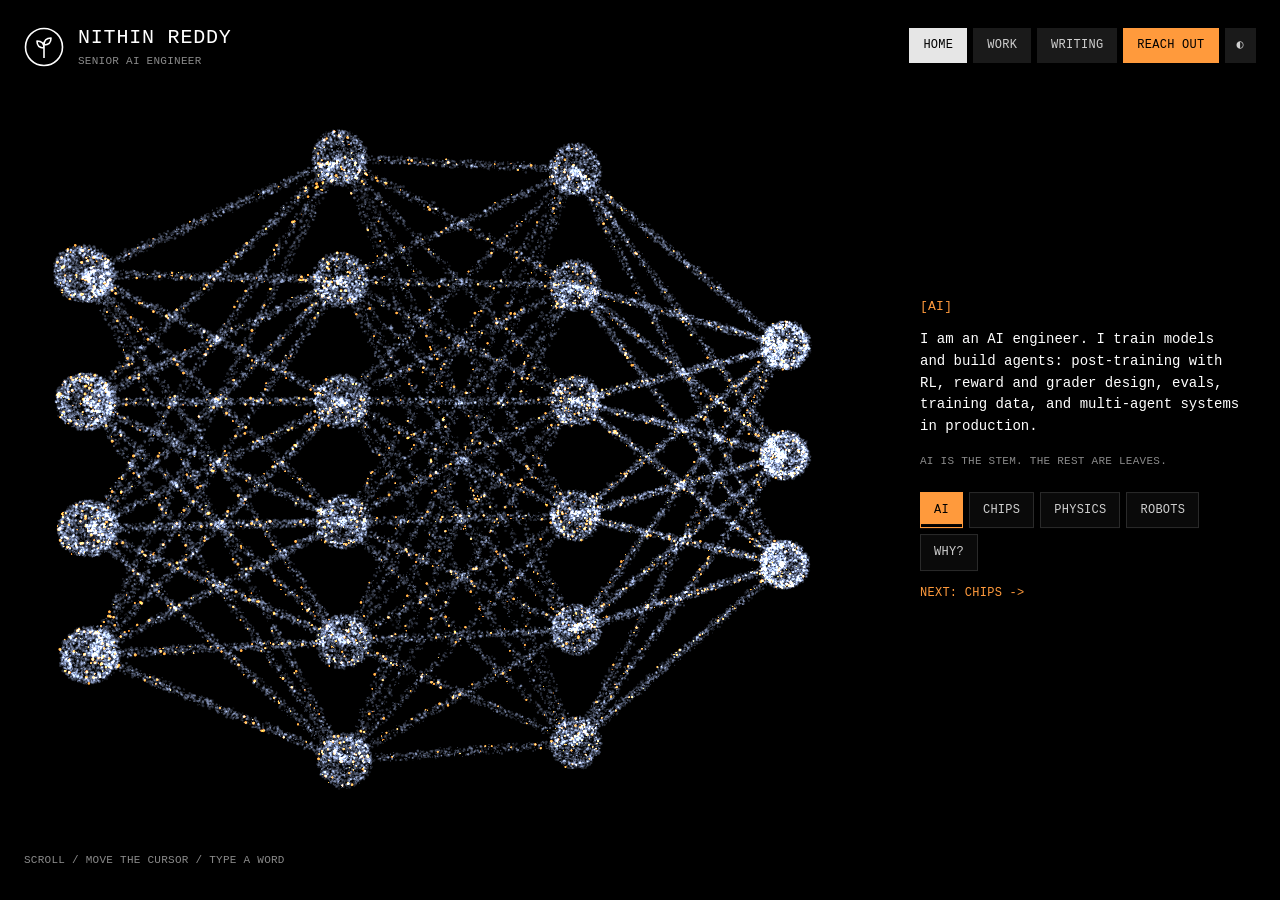
<file: index.html>
<!doctype html>
<html lang="en">
<head>
<meta charset="utf-8">
<meta name="viewport" content="width=device-width, initial-scale=1, viewport-fit=cover">
<title>Nithin Reddy Govindugari | Senior AI Engineer</title>
<meta name="description" content="Nithin Reddy Govindugari is a Senior AI and ML Engineer with experience in core AI research and post-training of models: reinforcement learning, reward design, evals, training data and multi-agent systems.">
<meta name="author" content="Nithin Reddy Govindugari">
<link rel="canonical" href="https://nithingovindugari.com/">
<meta property="og:site_name" content="Nithin Reddy Govindugari">
<meta property="og:title" content="Nithin Reddy Govindugari | Senior AI Engineer">
<meta property="og:description" content="Nithin Reddy Govindugari is a Senior AI and ML Engineer with experience in core AI research and post-training of models: reinforcement learning, reward design, evals, training data and multi-agent systems.">
<meta property="og:type" content="website">
<meta property="og:url" content="https://nithingovindugari.com/">
<meta name="twitter:card" content="summary">
<meta name="twitter:creator" content="@NithinRocks17">
<meta name="theme-color" content="#000000">
<link rel="icon" href="data:image/svg+xml,%3Csvg xmlns='http://www.w3.org/2000/svg' viewBox='0 0 40 40'%3E%3Crect width='40' height='40' fill='%23000'/%3E%3Ccircle cx='20' cy='20' r='16' fill='none' stroke='%23fff' stroke-width='2.4'/%3E%3Cpath d='M20 30V15M20 21c-5 0-7-3-7-7 5 0 7 3 7 7zm0-3c5 0 7-3 7-7-5 0-7 3-7 7z' fill='none' stroke='%23fff' stroke-width='2.4' stroke-linejoin='round'/%3E%3C/svg%3E">
<script type="application/ld+json">{"@context": "https://schema.org", "@type": "Person", "name": "Nithin Reddy Govindugari", "alternateName": "Nithin Reddy", "url": "https://nithingovindugari.com/", "jobTitle": "Senior AI Engineer", "description": "Nithin Reddy Govindugari is a Senior AI and ML Engineer with experience in core AI research and post-training of models: reinforcement learning, reward design, evals, training data and multi-agent systems.", "worksFor": {"@type": "Organization", "name": "Kasisto"}, "alumniOf": {"@type": "CollegeOrUniversity", "name": "San Jose State University"}, "knowsAbout": ["Artificial intelligence", "Machine learning", "AI research", "LLM post-training", "Reinforcement learning", "Reward design", "Model evaluation", "AI agents", "Multi-agent systems", "Quantum machine learning", "GPU kernels", "VLSI"], "sameAs": ["https://www.linkedin.com/in/nithin-reddy-6543a811a/", "https://github.com/nithingovindugari", "https://x.com/NithinRocks17", "https://huggingface.co/NithinReddyG"]}</script>
<style>
/* Layout: one black screen per page, never a long scroll. A particle cloud is the constant; it
   takes a different form on each page and morphs between them. Thin monospace UI around it.
   Four pages: home, work, writing, contact. Single dark look by choice. */
:root{
  color-scheme:dark;
  --bg:#000000; --text:#dedede; --strong:#ffffff; --muted:#8a8a8a; --chip:#1a1a1a; --chiptext:#cfcfcf; --line:#2a2a2a;
  --accent:#ff9a3c; --on-accent:#000000; --inv-bg:#e6e6e6; --inv-text:#000000; --panel:#0a0a0a; --veil:rgba(0,0,0,.72);
  --mono:"SF Mono","Menlo","Consolas","Liberation Mono",monospace;
}
:root[data-mode="light"]{
  color-scheme:light;
  --bg:#f4f2ec; --text:#2b2b2b; --strong:#000000; --muted:#6b6b6b; --chip:#e3e0d7; --chiptext:#333333; --line:#cdc9be;
  --accent:#c25e00; --on-accent:#ffffff; --inv-bg:#111111; --inv-text:#ffffff; --panel:#ebe8e0; --veil:rgba(244,242,236,.82);
}
*{box-sizing:border-box}
html,body{height:100%;overflow:hidden}
body{margin:0;background:var(--bg);color:var(--text);font:13px/1.4 var(--mono);text-transform:uppercase;letter-spacing:.02em}
canvas#bg{position:fixed;inset:0;width:100%;height:100%;display:block}
a{color:inherit;text-decoration:none}
button{font:inherit;color:inherit;text-transform:inherit;letter-spacing:inherit;background:none;border:0;padding:0;cursor:pointer}
:focus-visible{outline:1px solid var(--accent);outline-offset:3px}
p{margin:0}
[hidden]{display:none!important}
.ui{position:fixed;inset:0;pointer-events:none}
.ui>.sr{width:1px;height:1px;margin:-1px;overflow:hidden;clip:rect(0 0 0 0);white-space:nowrap}
.ui>*{position:absolute}
.brand{color:var(--strong);top:24px;left:24px;display:flex;gap:14px;align-items:center;pointer-events:auto}
.brand b{display:block;font-size:20px;font-weight:400;color:var(--strong);letter-spacing:.04em}
.brand span{font-size:11px;color:var(--muted)}
.nav{top:28px;right:24px;display:flex;gap:6px;pointer-events:auto}
.nav a{background:var(--chip);padding:9px 14px;font-size:12px;color:var(--chiptext)}
.nav a:hover{color:var(--strong)}
.nav button{background:var(--chip);color:var(--chiptext);padding:9px 12px;font-size:12px}
.nav button:hover{color:var(--strong)}
.nav a[aria-current="page"]{background:var(--inv-bg);color:var(--inv-text)}
.nav a.reach{background:var(--accent);color:var(--on-accent)}
.nav a.reach[aria-current="page"]{background:var(--strong);color:var(--bg)}

.side{right:40px;top:50%;transform:translateY(-50%);width:320px;max-height:70vh;overflow-y:auto;scrollbar-width:none;pointer-events:auto;transition:opacity .3s;text-shadow:0 0 12px var(--bg),0 0 4px var(--bg)}
.side::-webkit-scrollbar{display:none}
.side.wide{width:380px}
.side.reader{width:min(560px,46vw);max-height:76vh}
.back{display:inline-block;font-size:11px;color:var(--accent);margin-bottom:22px}
.back:hover{color:var(--strong)}
#reader{text-transform:none;letter-spacing:0}
#reader time{display:block;font-size:11px;color:var(--muted);text-transform:uppercase;letter-spacing:.02em}
#reader h1{font-size:22px;line-height:1.25;font-weight:400;color:var(--strong);margin:8px 0 20px}
#reader p{font-size:14.5px;line-height:1.7;color:var(--text);margin:0 0 1.1em}
#reader .src{margin-top:26px;padding-top:14px;border-top:1px solid var(--line);font-size:12px;color:var(--muted)}
#reader .src a{display:block;color:var(--accent);margin-top:6px}
#reader .src a:hover{color:var(--strong)}
.side h2{font-size:13px;font-weight:400;color:var(--accent);margin:0 0 1em}
.side h3{font-size:11px;font-weight:400;color:var(--accent);margin:26px 0 8px}
.side p.lead{font-size:14px;line-height:1.55;color:var(--strong);text-transform:none;letter-spacing:0}
.side small{display:block;margin-top:1.4em;font-size:11px;line-height:1.5;color:var(--muted)}
.item{display:block;padding:12px 0;border-top:1px solid var(--line)}
.item b{display:block;font-weight:400;color:var(--strong);font-size:13px}
.item span{display:block;color:var(--muted);font-size:12px;margin-top:4px;text-transform:none;letter-spacing:0;line-height:1.5}
.item i{font-style:normal;color:var(--muted);font-size:11px;float:right;margin-left:12px}
a.item:hover b,.item.on b{color:var(--accent)}
.big{display:block;padding:16px 0;border-top:1px solid var(--line);font-size:15px;color:var(--strong);text-transform:none;letter-spacing:0}
.big span{display:block;font-size:11px;color:var(--muted);text-transform:uppercase;letter-spacing:.02em;margin-bottom:4px}
a.big:hover{color:var(--accent)}

.labels{inset:0;pointer-events:none}
.labels button{position:absolute;left:0;top:0;pointer-events:auto;font-size:11px;color:var(--strong);background:var(--veil);border:1px solid var(--line);padding:4px 7px;white-space:nowrap;will-change:transform}
.labels button:hover,.labels button.on{border-color:var(--accent);color:var(--accent)}

#txt{transition:opacity .3s;min-height:10.5em}
.chapters{display:flex;flex-wrap:wrap;gap:6px;margin-top:22px;text-shadow:none}
.chapters button{position:relative;overflow:hidden;padding:9px 13px;font-size:12px;color:var(--chiptext);border:1px solid var(--line);background:var(--panel)}
.chapters button:hover{color:var(--strong);border-color:var(--strong)}
.chapters button[aria-current="true"]{color:var(--on-accent);background:var(--accent);border-color:var(--accent)}
.chapters.auto button[aria-current="true"]::after{content:"";position:absolute;left:0;bottom:0;height:3px;width:100%;background:var(--on-accent);transform-origin:left;animation:fill var(--dur,6s) linear}
@keyframes fill{from{transform:scaleX(0)}to{transform:scaleX(1)}}
.next{display:block;margin-top:14px;font-size:12px;color:var(--accent);text-shadow:none}
.next:hover{color:var(--strong)}
.hint{left:24px;bottom:32px;font-size:11px;color:var(--muted)}
.toast{left:50%;bottom:30px;transform:translateX(-50%);font-size:11px;color:var(--on-accent);background:var(--accent);padding:7px 12px;white-space:nowrap}

@media (max-width:1100px){.side,.side.wide{right:24px;width:290px}.side.reader{right:24px;width:min(440px,48vw)}}
@media (max-width:760px){
  .nav{top:84px;left:24px;right:24px}
  .nav a{flex:1;text-align:center;padding:8px 4px;font-size:11px}
  .nav button{padding:8px 10px}
  .side,.side.wide,.side.reader{left:24px;right:24px;top:auto;bottom:24px;width:auto;transform:none;max-height:40vh}
  .side.reader{max-height:58vh}
  .labels,.hint{display:none}
  #txt{min-height:0}
  .chapters button{padding:8px 9px;font-size:11px}
}
@media (prefers-reduced-motion:reduce){.side,#txt{transition:none}.chapters.auto button::after{display:none}}
</style>
</head>
<body>
<canvas id="bg" aria-hidden="true"></canvas>

<div class="ui">
  <a class="brand" href="/" data-route="home">
    <svg width="40" height="40" viewBox="0 0 40 40" aria-hidden="true"><circle cx="20" cy="20" r="18.5" fill="none" stroke="currentColor" stroke-width="1.6"/><path d="M20 31V15M20 21c-5 0-7-3-7-7 5 0 7 3 7 7zm0-3c5 0 7-3 7-7-5 0-7 3-7 7z" fill="none" stroke="currentColor" stroke-width="1.6" stroke-linejoin="round"/></svg>
    <div><b>Nithin Reddy</b><span>Senior AI Engineer</span></div>
  </a>
  <h1 class="sr">Nithin Reddy Govindugari, Senior AI Engineer</h1>
  <nav class="nav" id="nav">
    <a href="/" data-route="home">Home</a>
    <a href="/work" data-route="work">Work</a>
    <a href="/writing" data-route="writing">Writing</a>
    <a class="reach" href="/contact" data-route="contact">Reach out</a>
    <button id="mode" aria-label="Switch between dark and light">◐</button>
  </nav>

  <div class="labels" id="labels" hidden></div>

  <div class="side home" id="side">
    <section data-page="home" aria-live="polite">
      <div id="txt">
      <h2 id="ah">[ai]</h2>
      <p class="lead" id="ap">I am an AI engineer. I train models and build agents: post-training with RL, reward and grader design, evals, training data, and multi-agent systems in production.</p>
      <small id="as">ai is the stem. the rest are leaves.</small>
      </div>
      <div class="chapters auto" id="chapters">
        <button aria-current="true">AI</button><button>Chips</button><button>Physics</button><button>Robots</button><button>Why?</button>
      </div>
      <button class="next" id="next">Next: <span id="nextname">Chips</span> -></button>
    </section>

    <section data-page="work" hidden>
      <h2>[experience]</h2>
      <div class="item"><i>2024 to now</i><b>Senior AI Engineer, Kasisto</b><span>Agentic AI for banks: multi-agent systems, post-training and evals.</span></div>
      <div class="item"><i>2024</i><b>Founding ML Engineer, Neuroscale AI</b><span>Multimodal models that score video, audio and text, and the serving behind them.</span></div>
      <div class="item"><i>2023</i><b>Research Intern, SRI International</b><span>Quantum machine learning research and open quantum benchmarks.</span></div>
      <div class="item"><i>2022 to 2023</i><b>Research and Teaching Assistant, San Jose State University</b><span>Quantum machine learning research, at the intersection of AI and quantum computing. Also taught the analog electronics lab.</span></div>
      <div class="item"><b>President, ISO, San Jose State University</b><span>Led a 50-member team. Won Best Club of the Year out of 200+ clubs.</span></div>
      <div class="item"><i>2018 to 2021</i><b>Software Engineer in AI &amp; ML, Accenture</b><span>Shipped ML, NLP and vision models and distributed systems in supply chain, healthcare and finance. Won the Highflyer award in two quarters of FY2021, among 500+ employees.</span></div>
      <h3>Projects and papers</h3>
      <div id="worklist"></div>
    </section>

    <section data-page="writing" hidden>
      <h2>[writing]</h2>
      <div id="postlist"></div>
      <h3>Code I'm reading</h3>
      <a class="item" href="https://github.com/radixark/miles"><b>miles</b><span>RL framework for LLM post-training</span></a>
      <a class="item" href="https://github.com/huggingface/OpenEnv"><b>OpenEnv</b><span>RL post-training environments</span></a>
      <a class="item" href="https://github.com/NVIDIA/Megatron-LM"><b>Megatron-LM</b><span>Training transformers at scale</span></a>
    </section>

    <section data-page="post" hidden>
      <a class="back" href="/writing" data-route="writing"><- all writing</a>
      <article id="reader"></article>
    </section>

    <section data-page="contact" hidden>
      <h2>[reach out]</h2>
      <a class="big" id="mail" href="mailto:nithingovindugari@gmail.com"><span>Email</span>nithingovindugari@gmail.com</a>
      <a class="big" href="https://www.linkedin.com/in/nithin-reddy-6543a811a/"><span>LinkedIn</span>nithin-reddy-6543a811a</a>
      <a class="big" href="https://x.com/NithinRocks17"><span>X</span>@NithinRocks17</a>
      <a class="big" href="https://github.com/nithingovindugari"><span>GitHub</span>nithingovindugari</a>
      <a class="big" href="https://huggingface.co/NithinReddyG"><span>Hugging Face</span>NithinReddyG</a>
    </section>
  </div>

  <div class="hint" id="hint">scroll / move the cursor / type a word</div>
  <div class="toast" id="toast" aria-live="polite" hidden></div>
</div>

<script src="/three.min.js"></script>
<script>
(function(){
  var CH=[
    ['[ai]','I am an AI engineer. I train models and build agents: post-training with RL, reward and grader design, evals, training data, and multi-agent systems in production.','ai is the stem. the rest are leaves.'],
    ['[chips]','I have worked on analog circuits, VLSI, FPGA datapaths, device simulation and GPU kernels.','cadence · verilog · tcad · cuda'],
    ['[physics]','I have worked on device physics and published quantum computing research, with quantum algorithms run on real hardware. I have also worked on cryogenic devices and quantum benchmarks.','"move with some blur or stay still with false clarity." (me, on x)'],
    ['[robots]','What is the point of physical and digital intelligence if we can\'t join them?',''],
    ['[why?]','I read a lot outside AI: physics, history, geopolitics, and biographies of founders and scientists.','"built ai that can write code, make art, and solve problems. still can\'t get it to network for me." (me, on x)']
  ];
  // work items sit on nodes of the neural net: [layer, index in layer]
  var WORK=[
    {n:'PhyChip',y:'2026',d:'A 3B model learns to design analog circuits. A circuit simulator grades each one.',h:'https://github.com/nithingovindugari/phychip',at:[0,0]},
    {n:'The lab',y:'building',d:'An agent that runs experiments in a simulator and picks the next one. Not finished.',at:[0,1]},
    {n:'Athma',y:'ongoing',d:'A personal AI with long-term memory and voice, on an agent harness I wrote.',at:[0,2]},
    {n:'Research intern agent',y:'2026',d:'Plans, runs and writes up ML experiments.',at:[0,3]},
    {n:'NextGen Recruit',y:'2024',d:'A multi-agent system, built before agents were common.',h:'https://github.com/nithingovindugari/Generative_AI_Recruitment_Co-Pilot',at:[1,1]},
    {n:'Fixed-point MAC unit',y:'2023',d:'A multiply-accumulate datapath on an FPGA, in Verilog.',at:[2,2]},
    {n:'Cryogenic FinFET amplifier',y:'2023',d:'A 45 nm low-noise amplifier at cryogenic temperature. Simulated.',at:[2,4]},
    {n:'FinRAG-12B',y:'paper · ACL 2026',d:'A 12B model that answers bank customers with citations.',at:[3,0]},
    {n:'Quantum solver for a transistor',y:'paper · SISPAD 2024',d:'First author. A quantum algorithm for the electrostatics inside a transistor, run on IBM hardware.',at:[3,1]},
    {n:'Quantum benchmarks',y:'paper · arXiv 2024',d:'How well quantum computers handle harder real applications, against what they cost to run.',at:[3,2]}
  ];
  var POSTS=[
    {s:'prompt-injection-random-id',t:'A cheap prompt-injection trick that actually works',d:'21 Jun 2026',p:'Wrap untrusted input in a random ID the attacker cannot guess.',b:[
      'Wrap untrusted input in a random ID that you generate fresh for each request. Then tell the model that everything inside that ID is data and never instructions.',
      'The random part matters. An attacker cannot guess the tag, so they cannot close it and slip their own instructions in after it. A fixed tag can be forged.',
      'Microsoft calls this family of techniques spotlighting. In their paper, plain delimiting left attack success above 50%. A random delimiter plus datamarking plus an explicit instruction brought it under 2% on GPT models.',
      'It is a mitigation. It does not fix prompt injection. Anything that can do real damage still needs least privilege and a gate on the action.'],
     r:[['Spotlighting paper','https://arxiv.org/abs/2403.14720']]},
    {s:'what-stops-an-agent-loop',t:'What stops an agent loop going berserk?',d:'20 Jun 2026',p:'How a self-looping agent avoids a huge API bill.',b:[
      'A self-looping agent sounds one bug away from a huge API bill. I read how Claude Code\'s /loop is built to see what stops that.',
      'The loop does not repeat by default. In self-paced mode it continues only if the model makes an explicit call to schedule the next tick. If it makes no call, the loop ends. To run forever it would have to choose to continue on every tick.',
      'There are limits on top of that. Each wait is clamped between 1 minute and 1 hour. The loop expires after a maximum window. A person can interrupt any tick. Between ticks the model is dormant and uses no tokens.',
      'What I took from it for my own systems: make continuing the deliberate act and stopping the default.'],r:[]},
    {s:'how-loop-works',t:'How /loop actually works',d:'20 Jun 2026',p:'A scheduled re-invocation, and why 5 minutes is the worst interval.',b:[
      'Claude Code\'s /loop is a scheduled re-invocation of the same prompt, with fresh context on each tick. There is no while(true) running on a server. Between ticks the model is dormant: zero tokens, zero compute.',
      'That changes how you pick the interval. The prompt cache lives for about 5 minutes. Wake up under about 270 seconds and the context is still cached, which is cheap. Wake up after 300 seconds and the whole context is read again uncached. So 300 seconds is the worst choice: you pay the full cache miss and gain almost no extra wait. Stay under 270 seconds or go past 1200.',
      'The biggest waste I see is polling work the harness already tracks, like a background job or a sub-agent. The harness re-invokes you when that work finishes, so polling it wakes you for nothing. Short intervals are for outside state with no callback, such as a CI run or a deploy.'],r:[]},
    {s:'a-3b-model-that-reasons',t:'A 3B model that reasons like a frontier one',d:'17 Jun 2026',p:'What VibeThinker\'s training recipe says about small models.',b:[
      'VibeThinker-3B is a 3 billion parameter model. Its model card reports 94.3 on AIME 2026, 80.2 Pass@1 on LiveCodeBench v6, and 123 of 128 recent LeetCode contest problems solved on the first attempt. The models it is compared against are 200 to 300 times larger.',
      'The base is Qwen2.5-Coder-3B, which is about a year old. Nearly all of the gain comes from post-training: two stages of supervised fine-tuning, then RL with a method called MGPO that up-weights problems that are neither too easy nor too hard for the current policy. A final stage rewards shorter correct answers.',
      'This works in domains where an answer can be checked. Math and code give a clean right-or-wrong signal to train against. Open-ended knowledge does not, so a 3B model will not replace a large one for everything.',
      'The weights are MIT licensed on Hugging Face. The release was days old when I wrote this, so real-world results were still coming in.'],
     r:[['Paper','https://huggingface.co/papers/2606.16140'],['Code','https://github.com/WeiboAI/VibeThinker']]},
    {s:'inference-bottleneck-moved-twice',t:'The LLM inference bottleneck moved twice',d:'16 Jun 2026',p:'First the KV cache, then prefill and decode. Both fixes were software.',b:[
      'Two years ago, scaling LLM inference meant buying more GPUs. Then people looked at where the GPU memory went.',
      'The first bottleneck was the KV cache. Each request reserved room for its longest possible answer and usually used 20 to 30% of it. The PagedAttention paper measured 60 to 80% of KV memory wasted in earlier systems. vLLM pages that memory the way an operating system pages virtual memory. Waste dropped under 4% and throughput rose 2 to 4x on the same hardware.',
      'The second was prefill and decode sharing a GPU. Reading the prompt is compute-bound and sets time to first token. Writing the answer is memory-bandwidth-bound and sets the time between tokens. On one GPU they slow each other down. llm-d puts them on separate pools and ships the cache between them, and reports up to 70% more tokens per second.',
      'It only pays at scale. On a small or untuned workload, moving the cache costs more than it saves, and the vLLM docs report a 20 to 30% slowdown.'],
     r:[['PagedAttention paper','https://arxiv.org/abs/2309.06180'],['llm-d','https://github.com/llm-d/llm-d'],['vLLM disaggregated prefill','https://docs.vllm.ai/en/latest/features/disagg_prefill']]},
    {s:'agentic-rl-loops-are-broken',t:'Most agentic-RL training loops are silently broken',d:'14 Jun 2026',p:'The hard problems are in the infrastructure now.',b:[
      'Single-turn RL is clean. Multi-turn RL, the part that makes a model an agent, degenerates quietly, and the loss curve does not warn you. Most of the hard problems are now in the infrastructure around the algorithm.',
      'Weight sync is one. Every RL step ships fresh weights to the rollout workers. Hugging Face\'s science team cut that bandwidth by about 100x and removed the need for a shared cluster, by decoupling the trainer from inference.',
      'Data is another. For computer-use agents the algorithm is settled and the shortage is training environments, so the current bet is to synthesize them (CUA-Gym).',
      'The agent harness is also becoming the RL environment. Polar plugs Codex and Claude Code in directly.',
      'One result changed how I think about model size. On ML-engineering tasks, RL on a small model beat a frontier model used off the shelf (ICLR 2026). When the task is narrow and checkable, post-training matters more than parameter count.'],
     r:[['arXiv 2509.01684','https://arxiv.org/abs/2509.01684'],['arXiv 2510.07307','https://arxiv.org/abs/2510.07307']]}
  ];
  var COUNTS=[4,6,6,3],XS=[-1.25,-.42,.42,1.25];
  function nodePos(l,k){return [XS[l],(k-(COUNTS[l]-1)/2)*.42,0]}
  var SHAPE={work:0,writing:5,post:5,contact:6};
  var page='home',chap=0,shape=0,lock=0,reduce=matchMedia('(prefers-reduced-motion: reduce)').matches;
  var side=document.getElementById('side'),btns=[].slice.call(document.querySelectorAll('#chapters button'));
  var chapters=document.getElementById('chapters'),hint=document.getElementById('hint'),labels=document.getElementById('labels');
  var txt=document.getElementById('txt'),nextname=document.getElementById('nextname'),auto=!reduce;
  function manual(){auto=false;chapters.classList.remove('auto')}
  var morph=function(){},refit=function(){},paint=function(){},select=function(){};
  var secret=false,secretTimer=0,toast=document.getElementById('toast');
  var mode='dark';try{if(localStorage.getItem('mode')==='light')mode='light'}catch(e){}
  function setMode(m){mode=m;document.documentElement.setAttribute('data-mode',m);try{localStorage.setItem('mode',m)}catch(e){}paint()}
  document.documentElement.setAttribute('data-mode',mode);
  document.getElementById('mode').addEventListener('click',function(){setMode(mode==='dark'?'light':'dark')});
  function setShape(i){if(i===shape)return;var p=shape;shape=i;morph(p,i)}

  // ----- work list and node labels -----
  var wl=document.getElementById('worklist'),rows=[],labs=[];
  WORK.forEach(function(w,i){
    var el=document.createElement(w.h?'a':'div');el.className='item';if(w.h)el.href=w.h;
    el.innerHTML='<i></i><b></b><span></span>';el.children[0].textContent=w.y;el.children[1].textContent=w.n;el.children[2].textContent=w.d;
    wl.appendChild(el);rows.push(el);
    var b=document.createElement('button');b.textContent=w.n;labels.appendChild(b);labs.push(b);
    function pick(){select(w.at);rows.forEach(function(r,j){r.classList.toggle('on',j===i)});labs.forEach(function(l,j){l.classList.toggle('on',j===i)});
      el.scrollIntoView({block:'nearest',behavior:reduce?'auto':'smooth'})}
    b.addEventListener('click',pick);b.addEventListener('mouseenter',pick);el.addEventListener('mouseenter',function(){select(w.at);labs.forEach(function(l,j){l.classList.toggle('on',j===i)})});
  });

  // ----- writing list and reader -----
  var pl=document.getElementById('postlist'),reader=document.getElementById('reader');
  POSTS.forEach(function(o){var a=document.createElement('a');a.className='item';a.href='/writing/'+o.s;a.dataset.route='post';a.dataset.slug=o.s;
    a.innerHTML='<i></i><b></b><span></span>';a.children[0].textContent=o.d;a.children[1].textContent=o.t;a.children[2].textContent=o.p;pl.appendChild(a)});
  function fill(o){reader.textContent='';
    var tm=document.createElement('time');tm.textContent=o.d;reader.appendChild(tm);
    var h=document.createElement('h1');h.textContent=o.t;reader.appendChild(h);
    o.b.forEach(function(x){var p=document.createElement('p');p.textContent=x;reader.appendChild(p)});
    if(o.r.length){var s=document.createElement('div');s.className='src';s.textContent='Sources';
      o.r.forEach(function(r){var a=document.createElement('a');a.href=r[1];a.textContent=r[0];s.appendChild(a)});reader.appendChild(s)}}

  // ----- home chapters -----
  function go(i){
    i=(i+CH.length)%CH.length;if(i===chap)return;chap=i;
    btns.forEach(function(b,j){b.setAttribute('aria-current',j===i?'true':'false')});
    txt.style.opacity=0;nextname.textContent=btns[(i+1)%CH.length].textContent;
    setTimeout(function(){document.getElementById('ah').textContent=CH[i][0];document.getElementById('ap').textContent=CH[i][1];document.getElementById('as').textContent=CH[i][2];txt.style.opacity=1;refit()},reduce?0:280);
    setShape(i);
  }
  btns.forEach(function(b,i){b.addEventListener('click',function(){manual();go(i)})});
  document.getElementById('next').addEventListener('click',function(){manual();go(chap+1)});
  if(reduce)chapters.classList.remove('auto');
  btns[0].style.setProperty('--dur','14s');
  (function tick(){setTimeout(function(){if(auto&&page==='home'&&!document.hidden)go(chap+1);tick()},chap===0?14000:6000)})();
  addEventListener('wheel',function(e){
    if(page!=='home')return; e.preventDefault();
    var n=Date.now();if(n<lock||Math.abs(e.deltaY)<12)return;lock=n+900;manual();go(chap+(e.deltaY>0?1:-1));
  },{passive:false});
  addEventListener('keydown',function(e){
    if(page!=='home')return;
    if(e.key==='ArrowDown'||e.key==='ArrowRight'||e.key==='PageDown'){manual();go(chap+1)}
    else if(e.key==='ArrowUp'||e.key==='ArrowLeft'||e.key==='PageUp'){manual();go(chap-1)}
  });
  var SECRETS={rl:[7,'reward curve'],reward:[7,'reward curve'],loop:[8,'loop']};
  var WORDS={ai:0,chip:1,chips:1,atom:2,physics:2,robot:3,robots:3,why:4};
  function showSecret(s){secret=true;setShape(s[0]);toast.textContent='found: '+s[1];toast.hidden=false;clearTimeout(secretTimer);
    secretTimer=setTimeout(function(){secret=false;toast.hidden=true;setShape(page==='home'?chap:SHAPE[page])},7000)}
  var typed='';
  addEventListener('keydown',function(e){
    if(e.metaKey||e.ctrlKey||e.altKey||!/^[a-zA-Z]$/.test(e.key))return;
    typed=(typed+e.key.toLowerCase()).slice(-8);
    for(var k in SECRETS){if(typed.slice(-k.length)===k){typed='';showSecret(SECRETS[k]);return}}
    if(page!=='home')return;
    for(var w in WORDS){if(typed.slice(-w.length)===w&&WORDS[w]!==chap&&w.length>2){typed='';manual();go(WORDS[w]);return}}
  });
  var ty=null;
  addEventListener('touchstart',function(e){ty=(page!=='home'||(e.target.closest&&e.target.closest('.nav,.side,.brand')))?null:e.touches[0].clientY},{passive:true});
  addEventListener('touchend',function(e){if(ty===null)return;var d=ty-e.changedTouches[0].clientY;if(Math.abs(d)>50){manual();go(chap+(d>0?1:-1))}ty=null},{passive:true});

  // ----- pages -----
  // On the real domain each page has its own path (404.html serves the same app for deep links).
  // Anywhere else (previews, file://) the page name lives in the hash.
  var paths=/nithingovindugari/.test(location.hostname);
  function current(){var s=paths?location.pathname.replace(/^\/+|\/+$/g,''):location.hash.slice(1);
    if(paths&&s.indexOf('writing/')===0)return ['post',s.slice(8)];
    if(!paths&&s.indexOf('post-')===0)return ['post',s.slice(5)];
    return [SHAPE.hasOwnProperty(s)&&s!=='post'?s:'home',null]}
  function show(p,slug){
    var post=null;if(p==='post'){post=POSTS.filter(function(o){return o.s===slug})[0];if(post)fill(post);else p='writing'}
    page=p;
    [].forEach.call(side.querySelectorAll('section'),function(s){s.hidden=s.dataset.page!==p});
    side.className='side'+(p==='home'?' home':'')+(p==='work'||p==='writing'?' wide':'')+(p==='post'?' reader':'');side.scrollTop=0;
    hint.hidden=p!=='home';labels.hidden=p!=='work';
    [].forEach.call(document.querySelectorAll('#nav a'),function(a){a.dataset.route===(p==='post'?'writing':p)?a.setAttribute('aria-current','page'):a.removeAttribute('aria-current')});
    document.title=p==='home'?"Nithin Reddy Govindugari | Senior AI Engineer":(post?post.t:p.charAt(0).toUpperCase()+p.slice(1))+' · Nithin Reddy Govindugari';
    secret=false;clearTimeout(secretTimer);toast.hidden=true;if(p!=='work')select(null);
    setShape(p==='home'?chap:SHAPE[p]);refit();
  }
  document.addEventListener('click',function(e){
    var a=e.target.closest&&e.target.closest('a[data-route]');if(!a||e.metaKey||e.ctrlKey||e.shiftKey)return;
    e.preventDefault();var p=a.dataset.route,sl=a.dataset.slug||null,h=p==='post'?'post-'+sl:p;
    if(paths){history.pushState(null,'',p==='home'?'/':p==='post'?'/writing/'+sl:'/'+p);show(p,sl)}
    else if(location.hash.slice(1)===h)show(p,sl);
    else location.hash=h;
  });
  function sync(){var c=current();show(c[0],c[1])}
  addEventListener('popstate',sync);
  addEventListener('hashchange',function(){if(!paths)sync()});

  // ---------- particles ----------
  var webgl=!!window.THREE,cv=document.getElementById('bg'),renderer;
  if(webgl){try{renderer=new THREE.WebGLRenderer({canvas:cv,antialias:false,alpha:false})}catch(err){webgl=false}}
  if(!webgl){sync();return}
  var small=innerWidth<=760,N=small?30000:90000,dpr=Math.min(devicePixelRatio||1,2);
  renderer.setPixelRatio(dpr);renderer.setClearColor(0x000000,1);
  var scene=new THREE.Scene(),cam=new THREE.PerspectiveCamera(35,1,0.1,100);cam.position.set(0,0,5.2);
  var R=Math.random,TAU=Math.PI*2;
  function j(s){return (R()-.5)*s}
  function seg(a,b,t){return [a[0]+(b[0]-a[0])*t,a[1]+(b[1]-a[1])*t,a[2]+(b[2]-a[2])*t]}
  function shell(c,r){var u=R()*2-1,th=R()*TAU,s=Math.sqrt(1-u*u);return [c[0]+r*s*Math.cos(th),c[1]+r*s*Math.sin(th),c[2]+r*u]}
  function tri(a,b,c){var u=R(),v=R();if(u+v>1){u=1-u;v=1-v}return [a[0]+(b[0]-a[0])*u+(c[0]-a[0])*v,a[1]+(b[1]-a[1])*u+(c[1]-a[1])*v,a[2]+(b[2]-a[2])*u+(c[2]-a[2])*v]}

  function net(){
    var L=COUNTS.map(function(n,i){var a=[];for(var k=0;k<n;k++)a.push(nodePos(i,k));return a});
    return function(){
      if(R()<.34){var l=L[(R()*4)|0];return shell(l[(R()*l.length)|0],.085)}
      var i=(R()*3)|0,a=L[i][(R()*L[i].length)|0],b=L[i+1][(R()*L[i+1].length)|0],p=seg(a,b,R());p[2]+=j(.03);p[1]+=j(.012);return p}
  }
  function chip(){
    var S=.8,D=.42;
    function rect(h){var t=R()*4|0,u=(R()*2-1)*h;return t===0?[u,h,0]:t===1?[u,-h,0]:t===2?[h,u,0]:[-h,u,0]}
    return function(){
      var r=R(),p,inner=true;
      if(r<.2)p=rect(S);
      else if(r<.36)p=rect(D);
      else if(r<.56){p=[(R()*2-1)*D,(R()*2-1)*D,0];if(R()<.6){var ax=(R()*2)|0;p[ax]=Math.round(p[ax]/.105)*.105}}
      else{var sd=R()*4|0,k=((R()*10)|0)-4.5,o=k*.15,t=R();inner=r<.8;
        var a=inner?D:S,b=inner?S:S+.3,d=a+(b-a)*t;
        p=sd===0?[o,d,0]:sd===1?[o,-d,0]:sd===2?[d,o,0]:[-d,o,0]}
      p[2]=j(inner?.05:.02);return p}
  }
  function atom(){
    return function(){
      if(R()<.14)return shell([0,0,0],.17*Math.cbrt(R()));
      var k=(R()*3)|0,e=R()<.1,a=e?(k*2.1+.6)+j(.09):R()*TAU,rr=1.2+j(e?.07:.012);
      var x=rr*Math.cos(a),y=rr*Math.sin(a)*.36,z=rr*Math.sin(a)*.93+j(e?.07:.012),c=Math.cos(k*TAU/6),s=Math.sin(k*TAU/6);
      if(e)y+=j(.07);
      return [x*c-y*s,x*s+y*c,z]}
  }
  function robot(){
    var W=.78,H=.6,Dp=.45;
    return function(){
      var r=R(),p;
      if(r<.34){var ax=(R()*3)|0,u=R()*2-1,s1=R()<.5?1:-1,s2=R()<.5?1:-1;p=ax===0?[u*W,s1*H,s2*Dp]:ax===1?[s1*W,u*H,s2*Dp]:[s1*W,s2*H,u*Dp]}
      else if(r<.5){var f=(R()*3)|0,a=R()*2-1,b=R()*2-1,sg=R()<.5?1:-1;p=f===0?[a*W,b*H,sg*Dp]:f===1?[sg*W,a*H,b*Dp]:[a*W,sg*H,b*Dp]}
      else if(r<.76){var sx=R()<.5?1:-1,an=R()*TAU;p=[sx*.34+.2*Math.cos(an),.08+.2*Math.sin(an),Dp+.02]}
      else if(r<.86){var sx2=R()<.5?1:-1,an2=R()*TAU,rd=.085*Math.sqrt(R());p=[sx2*.34+rd*Math.cos(an2),.08+rd*Math.sin(an2),Dp+.03]}
      else if(r<.92){var t=R()*2-1;p=[t*.24,-.3-.07*(1-t*t),Dp+.02]}
      else if(r<.96){p=[(R()<.5?.3:-.3)+j(.012),H+R()*.3,0]}
      else p=shell([R()<.5?.3:-.3,H+.36,0],.06);
      return p}
  }
  function why(){
    return function(){
      var r=R(),p;
      if(r<.68){var an=(170-250*R())*Math.PI/180;p=[.42*Math.cos(an)+j(.09),.5+.42*Math.sin(an)+j(.09),j(.09)]}
      else if(r<.84){var t=R();p=[.073*(1-t)+j(.09),.086-.36*t+j(.05),j(.09)]}
      else p=shell([0,-.66,0],.12*Math.cbrt(R()));
      return p}
  }
  function book(){ // open book, pages curve up from the spine, lines of text on each page
    var PW=1.15,PH=.78;
    function z(x){return .2*Math.sin(Math.min(1,Math.abs(x)/PW)*Math.PI)}
    return function(){
      var r=R(),s=R()<.5?1:-1,x,y;
      if(r<.3){var e=R()*3|0;if(e===0){x=s*PW;y=(R()*2-1)*PH}else{x=s*R()*PW;y=(e===1?1:-1)*PH}}
      else if(r<.8){var line=(R()*9)|0,len=.86-.3*((line*7)%4)/4;x=s*(.12+R()*len*(PW-.2));y=PH-.16-line*.16}
      else if(r<.9){x=j(.03);y=(R()*2-1)*PH}
      else{x=s*R()*PW;y=(R()*2-1)*PH}
      return [x,y,z(x)+j(.012)]}
  }
  function plane(){ // paper dart
    var Nn=[1.3,0,0],L=[-1,.14,.82],Rt=[-1,.14,-.82],C=[-1,.14,0],K=[-1,-.42,0],E=[[Nn,L],[Nn,Rt],[Nn,C],[Nn,K],[L,C],[Rt,C],[C,K]];
    return function(){
      var r=R(),p;
      if(r<.6){var e=E[(R()*E.length)|0];p=seg(e[0],e[1],R())}
      else if(r<.78)p=tri(Nn,L,C);
      else if(r<.96)p=tri(Nn,Rt,C);
      else p=tri(Nn,C,K);
      p[0]+=j(.012);p[1]+=j(.012);p[2]+=j(.012);return p}
  }
  function curve(){ // a reward curve climbing toward a dashed pass line
    return function(){
      var r=R(),p;
      if(r<.12)p=[-1.2+R()*2.4,-.72,0];
      else if(r<.22)p=[-1.2,-.72+R()*1.5,0];
      else if(r<.34){var x=-1.2+R()*2.4;p=[Math.floor(x/.16)%2?x:x+.08,.55,0]}
      else{var u=R(),y=-.62+1.05*(1-Math.exp(-3.2*u))+.05*Math.sin(u*40)+.03*Math.sin(u*97);p=[-1.15+2.3*u,y+j(.05),0]}
      p[2]=j(.03);return p}
  }
  function loop8(){
    return function(){
      var a=R()*TAU,s=Math.sin(a),c=Math.cos(a),k=1+s*s;
      return [1.25*c/k+j(.07),1.5*s*c/k+j(.07),j(.07)]}
  }
  var gens=[net(),chip(),atom(),robot(),why(),book(),plane(),curve(),loop8()],NS=gens.length,geo=new THREE.BufferGeometry();
  gens.forEach(function(g,k){var arr=new Float32Array(N*3);for(var i=0;i<N;i++){var p=g();arr[i*3]=p[0];arr[i*3+1]=p[1];arr[i*3+2]=p[2]}
    geo.setAttribute('a'+k,new THREE.BufferAttribute(arr,3));if(k===0)geo.setAttribute('position',new THREE.BufferAttribute(arr,3))});
  var rnd=new Float32Array(N*4);for(var i=0;i<N*4;i++)rnd[i]=R();geo.setAttribute('aRnd',new THREE.BufferAttribute(rnd,4));
  function onehot(i){var a=[];for(var k=0;k<NS;k++)a.push(k===i?1:0);return a}
  var U={uF:{value:onehot(0)},uT:{value:onehot(0)},uMix:{value:1},uTime:{value:0},uSize:{value:(small?11:13)*dpr},
    uAspect:{value:1},uTrail:{value:[0,1,2,3,4,5].map(function(){return new THREE.Vector3(9,9,0)})},uSel:{value:new THREE.Vector3()},uSelOn:{value:0},uAccent:{value:new THREE.Color('#ff9a3c')},uLight:{value:0}};
  var attrs='',sumF='',sumT='';for(var k=0;k<NS;k++){attrs+='attribute vec3 a'+k+';';sumF+=(k?'+':'')+'a'+k+'*uF['+k+']';sumT+=(k?'+':'')+'a'+k+'*uT['+k+']'}
  var mat=new THREE.ShaderMaterial({uniforms:U,transparent:true,depthWrite:false,depthTest:false,blending:THREE.AdditiveBlending,
    vertexShader:[
    attrs+'attribute vec4 aRnd;',
    'uniform float uF['+NS+'];uniform float uT['+NS+'];uniform float uMix;uniform float uTime;uniform float uSize;uniform float uAspect;uniform vec3 uTrail[6];uniform vec3 uSel;uniform float uSelOn;',
    'varying float vAcc;varying float vB;',
    'void main(){',
    ' float m=clamp(uMix*1.4-aRnd.x*0.4,0.0,1.0);m=m*m*(3.0-2.0*m);',
    ' vec3 p=mix('+sumF+','+sumT+',m);',
    ' float burst=sin(m*3.14159);',
    ' vec3 n=vec3(sin(aRnd.y*40.0+uTime*0.7),cos(aRnd.z*37.0+uTime*0.6),sin(aRnd.w*31.0+uTime*0.5));',
    ' p+=n*(0.010+burst*0.45*aRnd.w);',
    ' vec4 mv=modelViewMatrix*vec4(p,1.0);vec4 c=projectionMatrix*mv;',
    ' vec2 ndc=c.xy/c.w;vec2 push=vec2(0.0);float glow=0.0;',
    ' for(int i=0;i<6;i++){vec2 d=ndc-uTrail[i].xy;d.x*=uAspect;float f=exp(-dot(d,d)*20.0)*uTrail[i].z;vec2 dir=normalize(d+vec2(0.0001));dir.x/=uAspect;push+=dir*f;glow+=f;}',
    ' c.xy+=push*c.w*0.2*(0.4+aRnd.z);',
    ' float sel=uSelOn*(1.0-step(0.1,distance(a0,uSel)));',
    ' gl_Position=c;gl_PointSize=uSize*(0.55+aRnd.z)*(1.0+sel*0.6)/-mv.z;',
    ' vAcc=max(max(step(0.97,aRnd.y),sel),step(1.0-min(glow,1.0)*0.5,aRnd.w));vB=0.3+0.7*aRnd.x;}'].join('\n'),
    fragmentShader:[
    'precision mediump float;uniform vec3 uAccent;uniform float uLight;varying float vAcc;varying float vB;',
    'void main(){vec2 q=gl_PointCoord-0.5;float r=dot(q,q);if(r>0.25)discard;float a=smoothstep(0.25,0.0,r);',
    ' if(uLight>0.5){gl_FragColor=vec4(mix(vec3(0.07,0.08,0.11),uAccent,vAcc),a*mix(0.16+0.3*vB,0.95,vAcc));}',
    ' else{vec3 col=mix(vec3(0.72,0.8,1.0)*vB*0.3,uAccent*1.3,vAcc);gl_FragColor=vec4(col*a,1.0);}}'].join('\n')});
  var pts=new THREE.Points(geo,mat);pts.frustumCulled=false;var grp=new THREE.Group();grp.add(pts);scene.add(grp);

  paint=function(){var cs=getComputedStyle(document.documentElement),L=mode==='light';
    renderer.setClearColor(new THREE.Color(cs.getPropertyValue('--bg').trim()),1);U.uAccent.value.set(cs.getPropertyValue('--accent').trim());U.uLight.value=L?1:0;
    mat.blending=L?THREE.NormalBlending:THREE.AdditiveBlending;mat.needsUpdate=true};
  paint();
  select=function(at){if(!at){U.uSelOn.value=0;return}var np=nodePos(at[0],at[1]);U.uSel.value.set(np[0],np[1],np[2]);U.uSelOn.value=1};
  var t0=-1e9,DUR=1700,trail=U.uTrail.value;
  morph=function(a,b){U.uF.value=onehot(a);U.uT.value=onehot(b);if(reduce){U.uMix.value=1}else{U.uMix.value=0;t0=performance.now()}};

  var mx=0,my=0,pmx=0,pmy=0,inside=false,force=0,bx=0,by=0,flyT=-1e9;
  function ptr(x,y){mx=x/innerWidth*2-1;my=-(y/innerHeight*2-1);inside=true}
  addEventListener('pointermove',function(e){ptr(e.clientX,e.clientY)},{passive:true});
  addEventListener('pointerdown',function(e){ptr(e.clientX,e.clientY)},{passive:true});
  document.addEventListener('pointerleave',function(){inside=false});
  document.getElementById('mail').addEventListener('click',function(){if(!reduce)flyT=performance.now()});

  var K=3.279; // world units visible top to bottom at z=0 (fov 35, camera 5.2 away)
  function size(){var w=innerWidth,h=innerHeight;renderer.setSize(w,h,false);cam.aspect=w/h;cam.updateProjectionMatrix();U.uAspect.value=w/h;
    small=w<=760;var ppu=h/K,ab=side.getBoundingClientRect(),cx,cy,s;
    if(small){var top=130,bot=ab.top-16;cx=w/2;cy=(top+bot)/2;s=Math.min((w-32)/(2.75*ppu),(bot-top)/(2.5*ppu))}
    else{var wk=page==='work',left=wk?120:40,right=ab.left-(wk?110:36);cx=(left+right)/2;cy=h/2+10;s=Math.min((right-left)/(2.75*ppu),(h-200)/(2.5*ppu),1.05)}
    s=Math.max(.3,s);grp.scale.setScalar(s);bx=(cx-w/2)/ppu;by=(h/2-cy)/ppu}
  addEventListener('resize',size);refit=size;
  var v=new THREE.Vector3();
  function frame(now){
    var t=now/1000;U.uTime.value=reduce?0:t;
    if(!reduce&&U.uMix.value<1)U.uMix.value=Math.min(1,(now-t0)/DUR);
    var sp=Math.hypot(mx-pmx,my-pmy);pmx=mx;pmy=my;
    force+=((inside?Math.min(1,.22+sp*30):0)-force)*.08;
    for(var q=1;q<6;q++)trail[q].z*=.93;
    if(Math.hypot(mx-trail[1].x,my-trail[1].y)>.05){for(q=5;q>1;q--)trail[q].copy(trail[q-1]);trail[1].set(trail[0].x,trail[0].y,trail[0].z*.8)}
    trail[0].set(mx,my,force);
    var sw=reduce?0:Math.sin(t*.35),ry,rx;
    if(secret){ry=sw*.2+mx*.2;rx=-my*.1}
    else if(page==='work'){ry=sw*.16+mx*.12;rx=-my*.08}
    else if(page==='writing'||page==='post'){ry=sw*.14+mx*.2;rx=-.62-my*.12}
    else if(page==='contact'){ry=-.6+sw*.18+mx*.25;rx=.32-my*.15}
    else{ry=sw*.45+mx*.35;rx=(chap===1?-.75:chap===2?.25:.05)-my*.2}
    grp.rotation.y+=(ry-grp.rotation.y)*.06;grp.rotation.x+=(rx-grp.rotation.x)*.06;
    var f=(now-flyT)/1300,ox=0,oy=0;
    if(f<1){ox=f*f*5;oy=f*f*2.4}else if(flyT>0){flyT=-1e9;morph(shape,shape)}
    grp.position.set(bx+ox,by+oy,0);
    renderer.render(scene,cam);
    if(page==='work'&&!small){grp.updateMatrixWorld();
      for(var i=0;i<WORK.length;i++){var np=nodePos(WORK[i].at[0],WORK[i].at[1]);v.set(np[0],np[1],np[2]).applyMatrix4(grp.matrixWorld).project(cam);
        labs[i].style.transform='translate('+((v.x+1)/2*innerWidth)+'px,'+((1-v.y)/2*innerHeight-22)+'px) translate(-50%,-100%)'}}
    requestAnimationFrame(frame)}
  sync();size();requestAnimationFrame(frame);
})();
</script>
</body>
</html>
</file>
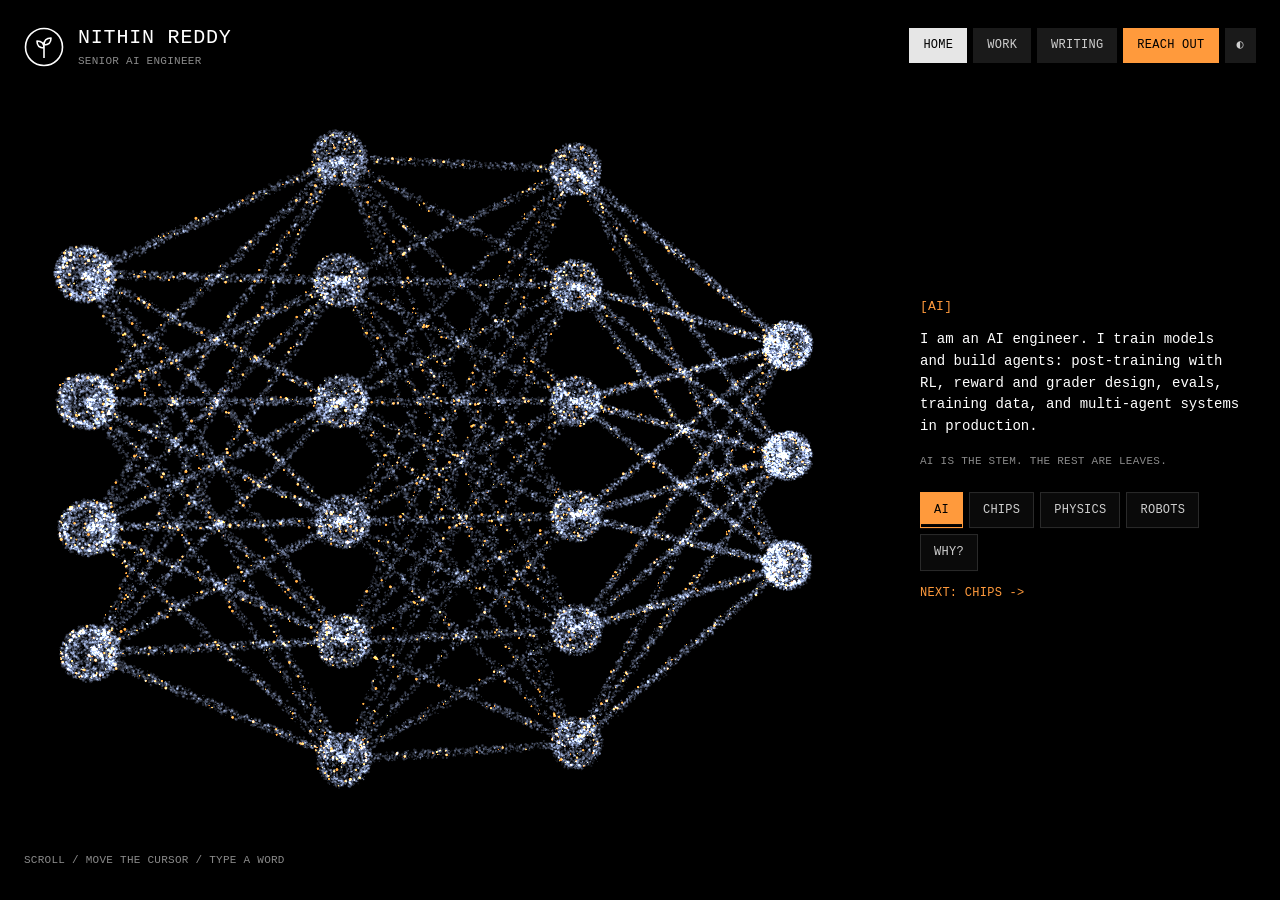
<file: contact/index.html>
<!doctype html>
<html lang="en">
<head>
<meta charset="utf-8">
<meta name="viewport" content="width=device-width, initial-scale=1, viewport-fit=cover">
<title>Contact · Nithin Reddy Govindugari</title>
<meta name="description" content="Reach Nithin Reddy Govindugari by email, LinkedIn, X, GitHub or Hugging Face.">
<meta name="author" content="Nithin Reddy Govindugari">
<link rel="canonical" href="https://nithingovindugari.com/contact/">
<meta property="og:site_name" content="Nithin Reddy Govindugari">
<meta property="og:title" content="Contact · Nithin Reddy Govindugari">
<meta property="og:description" content="Reach Nithin Reddy Govindugari by email, LinkedIn, X, GitHub or Hugging Face.">
<meta property="og:type" content="website">
<meta property="og:url" content="https://nithingovindugari.com/contact/">
<meta name="twitter:card" content="summary">
<meta name="twitter:creator" content="@NithinRocks17">
<meta name="theme-color" content="#000000">
<link rel="icon" href="data:image/svg+xml,%3Csvg xmlns='http://www.w3.org/2000/svg' viewBox='0 0 40 40'%3E%3Crect width='40' height='40' fill='%23000'/%3E%3Ccircle cx='20' cy='20' r='16' fill='none' stroke='%23fff' stroke-width='2.4'/%3E%3Cpath d='M20 30V15M20 21c-5 0-7-3-7-7 5 0 7 3 7 7zm0-3c5 0 7-3 7-7-5 0-7 3-7 7z' fill='none' stroke='%23fff' stroke-width='2.4' stroke-linejoin='round'/%3E%3C/svg%3E">
<script type="application/ld+json">{"@context": "https://schema.org", "@type": "Person", "name": "Nithin Reddy Govindugari", "alternateName": "Nithin Reddy", "url": "https://nithingovindugari.com/", "jobTitle": "Senior AI Engineer", "description": "Nithin Reddy Govindugari is a Senior AI and ML Engineer with experience in core AI research and post-training of models: reinforcement learning, reward design, evals, training data and multi-agent systems.", "worksFor": {"@type": "Organization", "name": "Kasisto"}, "alumniOf": {"@type": "CollegeOrUniversity", "name": "San Jose State University"}, "knowsAbout": ["Artificial intelligence", "Machine learning", "AI research", "LLM post-training", "Reinforcement learning", "Reward design", "Model evaluation", "AI agents", "Multi-agent systems", "Quantum machine learning", "GPU kernels", "VLSI"], "sameAs": ["https://www.linkedin.com/in/nithin-reddy-6543a811a/", "https://github.com/nithingovindugari", "https://x.com/NithinRocks17", "https://huggingface.co/NithinReddyG"]}</script>
<style>
/* Layout: one black screen per page, never a long scroll. A particle cloud is the constant; it
   takes a different form on each page and morphs between them. Thin monospace UI around it.
   Four pages: home, work, writing, contact. Single dark look by choice. */
:root{
  color-scheme:dark;
  --bg:#000000; --text:#dedede; --strong:#ffffff; --muted:#8a8a8a; --chip:#1a1a1a; --chiptext:#cfcfcf; --line:#2a2a2a;
  --accent:#ff9a3c; --on-accent:#000000; --inv-bg:#e6e6e6; --inv-text:#000000; --panel:#0a0a0a; --veil:rgba(0,0,0,.72);
  --mono:"SF Mono","Menlo","Consolas","Liberation Mono",monospace;
}
:root[data-mode="light"]{
  color-scheme:light;
  --bg:#f4f2ec; --text:#2b2b2b; --strong:#000000; --muted:#6b6b6b; --chip:#e3e0d7; --chiptext:#333333; --line:#cdc9be;
  --accent:#c25e00; --on-accent:#ffffff; --inv-bg:#111111; --inv-text:#ffffff; --panel:#ebe8e0; --veil:rgba(244,242,236,.82);
}
*{box-sizing:border-box}
html,body{height:100%;overflow:hidden}
body{margin:0;background:var(--bg);color:var(--text);font:13px/1.4 var(--mono);text-transform:uppercase;letter-spacing:.02em}
canvas#bg{position:fixed;inset:0;width:100%;height:100%;display:block}
a{color:inherit;text-decoration:none}
button{font:inherit;color:inherit;text-transform:inherit;letter-spacing:inherit;background:none;border:0;padding:0;cursor:pointer}
:focus-visible{outline:1px solid var(--accent);outline-offset:3px}
p{margin:0}
[hidden]{display:none!important}
.ui{position:fixed;inset:0;pointer-events:none}
.ui>.sr{width:1px;height:1px;margin:-1px;overflow:hidden;clip:rect(0 0 0 0);white-space:nowrap}
.ui>*{position:absolute}
.brand{color:var(--strong);top:24px;left:24px;display:flex;gap:14px;align-items:center;pointer-events:auto}
.brand b{display:block;font-size:20px;font-weight:400;color:var(--strong);letter-spacing:.04em}
.brand span{font-size:11px;color:var(--muted)}
.nav{top:28px;right:24px;display:flex;gap:6px;pointer-events:auto}
.nav a{background:var(--chip);padding:9px 14px;font-size:12px;color:var(--chiptext)}
.nav a:hover{color:var(--strong)}
.nav button{background:var(--chip);color:var(--chiptext);padding:9px 12px;font-size:12px}
.nav button:hover{color:var(--strong)}
.nav a[aria-current="page"]{background:var(--inv-bg);color:var(--inv-text)}
.nav a.reach{background:var(--accent);color:var(--on-accent)}
.nav a.reach[aria-current="page"]{background:var(--strong);color:var(--bg)}

.side{right:40px;top:50%;transform:translateY(-50%);width:320px;max-height:70vh;overflow-y:auto;scrollbar-width:none;pointer-events:auto;transition:opacity .3s;text-shadow:0 0 12px var(--bg),0 0 4px var(--bg)}
.side::-webkit-scrollbar{display:none}
.side.wide{width:380px}
.side.reader{width:min(560px,46vw);max-height:76vh}
.back{display:inline-block;font-size:11px;color:var(--accent);margin-bottom:22px}
.back:hover{color:var(--strong)}
#reader{text-transform:none;letter-spacing:0}
#reader time{display:block;font-size:11px;color:var(--muted);text-transform:uppercase;letter-spacing:.02em}
#reader h1{font-size:22px;line-height:1.25;font-weight:400;color:var(--strong);margin:8px 0 20px}
#reader p{font-size:14.5px;line-height:1.7;color:var(--text);margin:0 0 1.1em}
#reader .src{margin-top:26px;padding-top:14px;border-top:1px solid var(--line);font-size:12px;color:var(--muted)}
#reader .src a{display:block;color:var(--accent);margin-top:6px}
#reader .src a:hover{color:var(--strong)}
.side h2{font-size:13px;font-weight:400;color:var(--accent);margin:0 0 1em}
.side h3{font-size:11px;font-weight:400;color:var(--accent);margin:26px 0 8px}
.side p.lead{font-size:14px;line-height:1.55;color:var(--strong);text-transform:none;letter-spacing:0}
.side small{display:block;margin-top:1.4em;font-size:11px;line-height:1.5;color:var(--muted)}
.item{display:block;padding:12px 0;border-top:1px solid var(--line)}
.item b{display:block;font-weight:400;color:var(--strong);font-size:13px}
.item span{display:block;color:var(--muted);font-size:12px;margin-top:4px;text-transform:none;letter-spacing:0;line-height:1.5}
.item i{font-style:normal;color:var(--muted);font-size:11px;float:right;margin-left:12px}
a.item:hover b,.item.on b{color:var(--accent)}
.big{display:block;padding:16px 0;border-top:1px solid var(--line);font-size:15px;color:var(--strong);text-transform:none;letter-spacing:0}
.big span{display:block;font-size:11px;color:var(--muted);text-transform:uppercase;letter-spacing:.02em;margin-bottom:4px}
a.big:hover{color:var(--accent)}

.labels{inset:0;pointer-events:none}
.labels button{position:absolute;left:0;top:0;pointer-events:auto;font-size:11px;color:var(--strong);background:var(--veil);border:1px solid var(--line);padding:4px 7px;white-space:nowrap;will-change:transform}
.labels button:hover,.labels button.on{border-color:var(--accent);color:var(--accent)}

#txt{transition:opacity .3s;min-height:10.5em}
.chapters{display:flex;flex-wrap:wrap;gap:6px;margin-top:22px;text-shadow:none}
.chapters button{position:relative;overflow:hidden;padding:9px 13px;font-size:12px;color:var(--chiptext);border:1px solid var(--line);background:var(--panel)}
.chapters button:hover{color:var(--strong);border-color:var(--strong)}
.chapters button[aria-current="true"]{color:var(--on-accent);background:var(--accent);border-color:var(--accent)}
.chapters.auto button[aria-current="true"]::after{content:"";position:absolute;left:0;bottom:0;height:3px;width:100%;background:var(--on-accent);transform-origin:left;animation:fill var(--dur,6s) linear}
@keyframes fill{from{transform:scaleX(0)}to{transform:scaleX(1)}}
.next{display:block;margin-top:14px;font-size:12px;color:var(--accent);text-shadow:none}
.next:hover{color:var(--strong)}
.hint{left:24px;bottom:32px;font-size:11px;color:var(--muted)}
.toast{left:50%;bottom:30px;transform:translateX(-50%);font-size:11px;color:var(--on-accent);background:var(--accent);padding:7px 12px;white-space:nowrap}

@media (max-width:1100px){.side,.side.wide{right:24px;width:290px}.side.reader{right:24px;width:min(440px,48vw)}}
@media (max-width:760px){
  .nav{top:84px;left:24px;right:24px}
  .nav a{flex:1;text-align:center;padding:8px 4px;font-size:11px}
  .nav button{padding:8px 10px}
  .side,.side.wide,.side.reader{left:24px;right:24px;top:auto;bottom:24px;width:auto;transform:none;max-height:40vh}
  .side.reader{max-height:58vh}
  .labels,.hint{display:none}
  #txt{min-height:0}
  .chapters button{padding:8px 9px;font-size:11px}
}
@media (prefers-reduced-motion:reduce){.side,#txt{transition:none}.chapters.auto button::after{display:none}}
</style>
</head>
<body>
<canvas id="bg" aria-hidden="true"></canvas>

<div class="ui">
  <a class="brand" href="/" data-route="home">
    <svg width="40" height="40" viewBox="0 0 40 40" aria-hidden="true"><circle cx="20" cy="20" r="18.5" fill="none" stroke="currentColor" stroke-width="1.6"/><path d="M20 31V15M20 21c-5 0-7-3-7-7 5 0 7 3 7 7zm0-3c5 0 7-3 7-7-5 0-7 3-7 7z" fill="none" stroke="currentColor" stroke-width="1.6" stroke-linejoin="round"/></svg>
    <div><b>Nithin Reddy</b><span>Senior AI Engineer</span></div>
  </a>
  <h1 class="sr">Nithin Reddy Govindugari, Senior AI Engineer</h1>
  <nav class="nav" id="nav">
    <a href="/" data-route="home">Home</a>
    <a href="/work" data-route="work">Work</a>
    <a href="/writing" data-route="writing">Writing</a>
    <a class="reach" href="/contact" data-route="contact">Reach out</a>
    <button id="mode" aria-label="Switch between dark and light">◐</button>
  </nav>

  <div class="labels" id="labels" hidden></div>

  <div class="side home" id="side">
    <section data-page="home" aria-live="polite">
      <div id="txt">
      <h2 id="ah">[ai]</h2>
      <p class="lead" id="ap">I am an AI engineer. I train models and build agents: post-training with RL, reward and grader design, evals, training data, and multi-agent systems in production.</p>
      <small id="as">ai is the stem. the rest are leaves.</small>
      </div>
      <div class="chapters auto" id="chapters">
        <button aria-current="true">AI</button><button>Chips</button><button>Physics</button><button>Robots</button><button>Why?</button>
      </div>
      <button class="next" id="next">Next: <span id="nextname">Chips</span> -></button>
    </section>

    <section data-page="work" hidden>
      <h2>[experience]</h2>
      <div class="item"><i>2024 to now</i><b>Senior AI Engineer, Kasisto</b><span>Agentic AI for banks: multi-agent systems, post-training and evals.</span></div>
      <div class="item"><i>2024</i><b>Founding ML Engineer, Neuroscale AI</b><span>Multimodal models that score video, audio and text, and the serving behind them.</span></div>
      <div class="item"><i>2023</i><b>Research Intern, SRI International</b><span>Quantum machine learning research and open quantum benchmarks.</span></div>
      <div class="item"><i>2022 to 2023</i><b>Research and Teaching Assistant, San Jose State University</b><span>Quantum machine learning research, at the intersection of AI and quantum computing. Also taught the analog electronics lab.</span></div>
      <div class="item"><b>President, ISO, San Jose State University</b><span>Led a 50-member team. Won Best Club of the Year out of 200+ clubs.</span></div>
      <div class="item"><i>2018 to 2021</i><b>Software Engineer in AI &amp; ML, Accenture</b><span>Shipped ML, NLP and vision models and distributed systems in supply chain, healthcare and finance. Won the Highflyer award in two quarters of FY2021, among 500+ employees.</span></div>
      <h3>Projects and papers</h3>
      <div id="worklist"></div>
    </section>

    <section data-page="writing" hidden>
      <h2>[writing]</h2>
      <div id="postlist"></div>
      <h3>Code I'm reading</h3>
      <a class="item" href="https://github.com/radixark/miles"><b>miles</b><span>RL framework for LLM post-training</span></a>
      <a class="item" href="https://github.com/huggingface/OpenEnv"><b>OpenEnv</b><span>RL post-training environments</span></a>
      <a class="item" href="https://github.com/NVIDIA/Megatron-LM"><b>Megatron-LM</b><span>Training transformers at scale</span></a>
    </section>

    <section data-page="post" hidden>
      <a class="back" href="/writing" data-route="writing"><- all writing</a>
      <article id="reader"></article>
    </section>

    <section data-page="contact" hidden>
      <h2>[reach out]</h2>
      <a class="big" id="mail" href="mailto:nithingovindugari@gmail.com"><span>Email</span>nithingovindugari@gmail.com</a>
      <a class="big" href="https://www.linkedin.com/in/nithin-reddy-6543a811a/"><span>LinkedIn</span>nithin-reddy-6543a811a</a>
      <a class="big" href="https://x.com/NithinRocks17"><span>X</span>@NithinRocks17</a>
      <a class="big" href="https://github.com/nithingovindugari"><span>GitHub</span>nithingovindugari</a>
      <a class="big" href="https://huggingface.co/NithinReddyG"><span>Hugging Face</span>NithinReddyG</a>
    </section>
  </div>

  <div class="hint" id="hint">scroll / move the cursor / type a word</div>
  <div class="toast" id="toast" aria-live="polite" hidden></div>
</div>

<script src="/three.min.js"></script>
<script>
(function(){
  var CH=[
    ['[ai]','I am an AI engineer. I train models and build agents: post-training with RL, reward and grader design, evals, training data, and multi-agent systems in production.','ai is the stem. the rest are leaves.'],
    ['[chips]','I have worked on analog circuits, VLSI, FPGA datapaths, device simulation and GPU kernels.','cadence · verilog · tcad · cuda'],
    ['[physics]','I have worked on device physics and published quantum computing research, with quantum algorithms run on real hardware. I have also worked on cryogenic devices and quantum benchmarks.','"move with some blur or stay still with false clarity." (me, on x)'],
    ['[robots]','What is the point of physical and digital intelligence if we can\'t join them?',''],
    ['[why?]','I read a lot outside AI: physics, history, geopolitics, and biographies of founders and scientists.','"built ai that can write code, make art, and solve problems. still can\'t get it to network for me." (me, on x)']
  ];
  // work items sit on nodes of the neural net: [layer, index in layer]
  var WORK=[
    {n:'PhyChip',y:'2026',d:'A 3B model learns to design analog circuits. A circuit simulator grades each one.',h:'https://github.com/nithingovindugari/phychip',at:[0,0]},
    {n:'The lab',y:'building',d:'An agent that runs experiments in a simulator and picks the next one. Not finished.',at:[0,1]},
    {n:'Athma',y:'ongoing',d:'A personal AI with long-term memory and voice, on an agent harness I wrote.',at:[0,2]},
    {n:'Research intern agent',y:'2026',d:'Plans, runs and writes up ML experiments.',at:[0,3]},
    {n:'NextGen Recruit',y:'2024',d:'A multi-agent system, built before agents were common.',h:'https://github.com/nithingovindugari/Generative_AI_Recruitment_Co-Pilot',at:[1,1]},
    {n:'Fixed-point MAC unit',y:'2023',d:'A multiply-accumulate datapath on an FPGA, in Verilog.',at:[2,2]},
    {n:'Cryogenic FinFET amplifier',y:'2023',d:'A 45 nm low-noise amplifier at cryogenic temperature. Simulated.',at:[2,4]},
    {n:'FinRAG-12B',y:'paper · ACL 2026',d:'A 12B model that answers bank customers with citations.',at:[3,0]},
    {n:'Quantum solver for a transistor',y:'paper · SISPAD 2024',d:'First author. A quantum algorithm for the electrostatics inside a transistor, run on IBM hardware.',at:[3,1]},
    {n:'Quantum benchmarks',y:'paper · arXiv 2024',d:'How well quantum computers handle harder real applications, against what they cost to run.',at:[3,2]}
  ];
  var POSTS=[
    {s:'prompt-injection-random-id',t:'A cheap prompt-injection trick that actually works',d:'21 Jun 2026',p:'Wrap untrusted input in a random ID the attacker cannot guess.',b:[
      'Wrap untrusted input in a random ID that you generate fresh for each request. Then tell the model that everything inside that ID is data and never instructions.',
      'The random part matters. An attacker cannot guess the tag, so they cannot close it and slip their own instructions in after it. A fixed tag can be forged.',
      'Microsoft calls this family of techniques spotlighting. In their paper, plain delimiting left attack success above 50%. A random delimiter plus datamarking plus an explicit instruction brought it under 2% on GPT models.',
      'It is a mitigation. It does not fix prompt injection. Anything that can do real damage still needs least privilege and a gate on the action.'],
     r:[['Spotlighting paper','https://arxiv.org/abs/2403.14720']]},
    {s:'what-stops-an-agent-loop',t:'What stops an agent loop going berserk?',d:'20 Jun 2026',p:'How a self-looping agent avoids a huge API bill.',b:[
      'A self-looping agent sounds one bug away from a huge API bill. I read how Claude Code\'s /loop is built to see what stops that.',
      'The loop does not repeat by default. In self-paced mode it continues only if the model makes an explicit call to schedule the next tick. If it makes no call, the loop ends. To run forever it would have to choose to continue on every tick.',
      'There are limits on top of that. Each wait is clamped between 1 minute and 1 hour. The loop expires after a maximum window. A person can interrupt any tick. Between ticks the model is dormant and uses no tokens.',
      'What I took from it for my own systems: make continuing the deliberate act and stopping the default.'],r:[]},
    {s:'how-loop-works',t:'How /loop actually works',d:'20 Jun 2026',p:'A scheduled re-invocation, and why 5 minutes is the worst interval.',b:[
      'Claude Code\'s /loop is a scheduled re-invocation of the same prompt, with fresh context on each tick. There is no while(true) running on a server. Between ticks the model is dormant: zero tokens, zero compute.',
      'That changes how you pick the interval. The prompt cache lives for about 5 minutes. Wake up under about 270 seconds and the context is still cached, which is cheap. Wake up after 300 seconds and the whole context is read again uncached. So 300 seconds is the worst choice: you pay the full cache miss and gain almost no extra wait. Stay under 270 seconds or go past 1200.',
      'The biggest waste I see is polling work the harness already tracks, like a background job or a sub-agent. The harness re-invokes you when that work finishes, so polling it wakes you for nothing. Short intervals are for outside state with no callback, such as a CI run or a deploy.'],r:[]},
    {s:'a-3b-model-that-reasons',t:'A 3B model that reasons like a frontier one',d:'17 Jun 2026',p:'What VibeThinker\'s training recipe says about small models.',b:[
      'VibeThinker-3B is a 3 billion parameter model. Its model card reports 94.3 on AIME 2026, 80.2 Pass@1 on LiveCodeBench v6, and 123 of 128 recent LeetCode contest problems solved on the first attempt. The models it is compared against are 200 to 300 times larger.',
      'The base is Qwen2.5-Coder-3B, which is about a year old. Nearly all of the gain comes from post-training: two stages of supervised fine-tuning, then RL with a method called MGPO that up-weights problems that are neither too easy nor too hard for the current policy. A final stage rewards shorter correct answers.',
      'This works in domains where an answer can be checked. Math and code give a clean right-or-wrong signal to train against. Open-ended knowledge does not, so a 3B model will not replace a large one for everything.',
      'The weights are MIT licensed on Hugging Face. The release was days old when I wrote this, so real-world results were still coming in.'],
     r:[['Paper','https://huggingface.co/papers/2606.16140'],['Code','https://github.com/WeiboAI/VibeThinker']]},
    {s:'inference-bottleneck-moved-twice',t:'The LLM inference bottleneck moved twice',d:'16 Jun 2026',p:'First the KV cache, then prefill and decode. Both fixes were software.',b:[
      'Two years ago, scaling LLM inference meant buying more GPUs. Then people looked at where the GPU memory went.',
      'The first bottleneck was the KV cache. Each request reserved room for its longest possible answer and usually used 20 to 30% of it. The PagedAttention paper measured 60 to 80% of KV memory wasted in earlier systems. vLLM pages that memory the way an operating system pages virtual memory. Waste dropped under 4% and throughput rose 2 to 4x on the same hardware.',
      'The second was prefill and decode sharing a GPU. Reading the prompt is compute-bound and sets time to first token. Writing the answer is memory-bandwidth-bound and sets the time between tokens. On one GPU they slow each other down. llm-d puts them on separate pools and ships the cache between them, and reports up to 70% more tokens per second.',
      'It only pays at scale. On a small or untuned workload, moving the cache costs more than it saves, and the vLLM docs report a 20 to 30% slowdown.'],
     r:[['PagedAttention paper','https://arxiv.org/abs/2309.06180'],['llm-d','https://github.com/llm-d/llm-d'],['vLLM disaggregated prefill','https://docs.vllm.ai/en/latest/features/disagg_prefill']]},
    {s:'agentic-rl-loops-are-broken',t:'Most agentic-RL training loops are silently broken',d:'14 Jun 2026',p:'The hard problems are in the infrastructure now.',b:[
      'Single-turn RL is clean. Multi-turn RL, the part that makes a model an agent, degenerates quietly, and the loss curve does not warn you. Most of the hard problems are now in the infrastructure around the algorithm.',
      'Weight sync is one. Every RL step ships fresh weights to the rollout workers. Hugging Face\'s science team cut that bandwidth by about 100x and removed the need for a shared cluster, by decoupling the trainer from inference.',
      'Data is another. For computer-use agents the algorithm is settled and the shortage is training environments, so the current bet is to synthesize them (CUA-Gym).',
      'The agent harness is also becoming the RL environment. Polar plugs Codex and Claude Code in directly.',
      'One result changed how I think about model size. On ML-engineering tasks, RL on a small model beat a frontier model used off the shelf (ICLR 2026). When the task is narrow and checkable, post-training matters more than parameter count.'],
     r:[['arXiv 2509.01684','https://arxiv.org/abs/2509.01684'],['arXiv 2510.07307','https://arxiv.org/abs/2510.07307']]}
  ];
  var COUNTS=[4,6,6,3],XS=[-1.25,-.42,.42,1.25];
  function nodePos(l,k){return [XS[l],(k-(COUNTS[l]-1)/2)*.42,0]}
  var SHAPE={work:0,writing:5,post:5,contact:6};
  var page='home',chap=0,shape=0,lock=0,reduce=matchMedia('(prefers-reduced-motion: reduce)').matches;
  var side=document.getElementById('side'),btns=[].slice.call(document.querySelectorAll('#chapters button'));
  var chapters=document.getElementById('chapters'),hint=document.getElementById('hint'),labels=document.getElementById('labels');
  var txt=document.getElementById('txt'),nextname=document.getElementById('nextname'),auto=!reduce;
  function manual(){auto=false;chapters.classList.remove('auto')}
  var morph=function(){},refit=function(){},paint=function(){},select=function(){};
  var secret=false,secretTimer=0,toast=document.getElementById('toast');
  var mode='dark';try{if(localStorage.getItem('mode')==='light')mode='light'}catch(e){}
  function setMode(m){mode=m;document.documentElement.setAttribute('data-mode',m);try{localStorage.setItem('mode',m)}catch(e){}paint()}
  document.documentElement.setAttribute('data-mode',mode);
  document.getElementById('mode').addEventListener('click',function(){setMode(mode==='dark'?'light':'dark')});
  function setShape(i){if(i===shape)return;var p=shape;shape=i;morph(p,i)}

  // ----- work list and node labels -----
  var wl=document.getElementById('worklist'),rows=[],labs=[];
  WORK.forEach(function(w,i){
    var el=document.createElement(w.h?'a':'div');el.className='item';if(w.h)el.href=w.h;
    el.innerHTML='<i></i><b></b><span></span>';el.children[0].textContent=w.y;el.children[1].textContent=w.n;el.children[2].textContent=w.d;
    wl.appendChild(el);rows.push(el);
    var b=document.createElement('button');b.textContent=w.n;labels.appendChild(b);labs.push(b);
    function pick(){select(w.at);rows.forEach(function(r,j){r.classList.toggle('on',j===i)});labs.forEach(function(l,j){l.classList.toggle('on',j===i)});
      el.scrollIntoView({block:'nearest',behavior:reduce?'auto':'smooth'})}
    b.addEventListener('click',pick);b.addEventListener('mouseenter',pick);el.addEventListener('mouseenter',function(){select(w.at);labs.forEach(function(l,j){l.classList.toggle('on',j===i)})});
  });

  // ----- writing list and reader -----
  var pl=document.getElementById('postlist'),reader=document.getElementById('reader');
  POSTS.forEach(function(o){var a=document.createElement('a');a.className='item';a.href='/writing/'+o.s;a.dataset.route='post';a.dataset.slug=o.s;
    a.innerHTML='<i></i><b></b><span></span>';a.children[0].textContent=o.d;a.children[1].textContent=o.t;a.children[2].textContent=o.p;pl.appendChild(a)});
  function fill(o){reader.textContent='';
    var tm=document.createElement('time');tm.textContent=o.d;reader.appendChild(tm);
    var h=document.createElement('h1');h.textContent=o.t;reader.appendChild(h);
    o.b.forEach(function(x){var p=document.createElement('p');p.textContent=x;reader.appendChild(p)});
    if(o.r.length){var s=document.createElement('div');s.className='src';s.textContent='Sources';
      o.r.forEach(function(r){var a=document.createElement('a');a.href=r[1];a.textContent=r[0];s.appendChild(a)});reader.appendChild(s)}}

  // ----- home chapters -----
  function go(i){
    i=(i+CH.length)%CH.length;if(i===chap)return;chap=i;
    btns.forEach(function(b,j){b.setAttribute('aria-current',j===i?'true':'false')});
    txt.style.opacity=0;nextname.textContent=btns[(i+1)%CH.length].textContent;
    setTimeout(function(){document.getElementById('ah').textContent=CH[i][0];document.getElementById('ap').textContent=CH[i][1];document.getElementById('as').textContent=CH[i][2];txt.style.opacity=1;refit()},reduce?0:280);
    setShape(i);
  }
  btns.forEach(function(b,i){b.addEventListener('click',function(){manual();go(i)})});
  document.getElementById('next').addEventListener('click',function(){manual();go(chap+1)});
  if(reduce)chapters.classList.remove('auto');
  btns[0].style.setProperty('--dur','14s');
  (function tick(){setTimeout(function(){if(auto&&page==='home'&&!document.hidden)go(chap+1);tick()},chap===0?14000:6000)})();
  addEventListener('wheel',function(e){
    if(page!=='home')return; e.preventDefault();
    var n=Date.now();if(n<lock||Math.abs(e.deltaY)<12)return;lock=n+900;manual();go(chap+(e.deltaY>0?1:-1));
  },{passive:false});
  addEventListener('keydown',function(e){
    if(page!=='home')return;
    if(e.key==='ArrowDown'||e.key==='ArrowRight'||e.key==='PageDown'){manual();go(chap+1)}
    else if(e.key==='ArrowUp'||e.key==='ArrowLeft'||e.key==='PageUp'){manual();go(chap-1)}
  });
  var SECRETS={rl:[7,'reward curve'],reward:[7,'reward curve'],loop:[8,'loop']};
  var WORDS={ai:0,chip:1,chips:1,atom:2,physics:2,robot:3,robots:3,why:4};
  function showSecret(s){secret=true;setShape(s[0]);toast.textContent='found: '+s[1];toast.hidden=false;clearTimeout(secretTimer);
    secretTimer=setTimeout(function(){secret=false;toast.hidden=true;setShape(page==='home'?chap:SHAPE[page])},7000)}
  var typed='';
  addEventListener('keydown',function(e){
    if(e.metaKey||e.ctrlKey||e.altKey||!/^[a-zA-Z]$/.test(e.key))return;
    typed=(typed+e.key.toLowerCase()).slice(-8);
    for(var k in SECRETS){if(typed.slice(-k.length)===k){typed='';showSecret(SECRETS[k]);return}}
    if(page!=='home')return;
    for(var w in WORDS){if(typed.slice(-w.length)===w&&WORDS[w]!==chap&&w.length>2){typed='';manual();go(WORDS[w]);return}}
  });
  var ty=null;
  addEventListener('touchstart',function(e){ty=(page!=='home'||(e.target.closest&&e.target.closest('.nav,.side,.brand')))?null:e.touches[0].clientY},{passive:true});
  addEventListener('touchend',function(e){if(ty===null)return;var d=ty-e.changedTouches[0].clientY;if(Math.abs(d)>50){manual();go(chap+(d>0?1:-1))}ty=null},{passive:true});

  // ----- pages -----
  // On the real domain each page has its own path (404.html serves the same app for deep links).
  // Anywhere else (previews, file://) the page name lives in the hash.
  var paths=/nithingovindugari/.test(location.hostname);
  function current(){var s=paths?location.pathname.replace(/^\/+|\/+$/g,''):location.hash.slice(1);
    if(paths&&s.indexOf('writing/')===0)return ['post',s.slice(8)];
    if(!paths&&s.indexOf('post-')===0)return ['post',s.slice(5)];
    return [SHAPE.hasOwnProperty(s)&&s!=='post'?s:'home',null]}
  function show(p,slug){
    var post=null;if(p==='post'){post=POSTS.filter(function(o){return o.s===slug})[0];if(post)fill(post);else p='writing'}
    page=p;
    [].forEach.call(side.querySelectorAll('section'),function(s){s.hidden=s.dataset.page!==p});
    side.className='side'+(p==='home'?' home':'')+(p==='work'||p==='writing'?' wide':'')+(p==='post'?' reader':'');side.scrollTop=0;
    hint.hidden=p!=='home';labels.hidden=p!=='work';
    [].forEach.call(document.querySelectorAll('#nav a'),function(a){a.dataset.route===(p==='post'?'writing':p)?a.setAttribute('aria-current','page'):a.removeAttribute('aria-current')});
    document.title=p==='home'?"Nithin Reddy Govindugari | Senior AI Engineer":(post?post.t:p.charAt(0).toUpperCase()+p.slice(1))+' · Nithin Reddy Govindugari';
    secret=false;clearTimeout(secretTimer);toast.hidden=true;if(p!=='work')select(null);
    setShape(p==='home'?chap:SHAPE[p]);refit();
  }
  document.addEventListener('click',function(e){
    var a=e.target.closest&&e.target.closest('a[data-route]');if(!a||e.metaKey||e.ctrlKey||e.shiftKey)return;
    e.preventDefault();var p=a.dataset.route,sl=a.dataset.slug||null,h=p==='post'?'post-'+sl:p;
    if(paths){history.pushState(null,'',p==='home'?'/':p==='post'?'/writing/'+sl:'/'+p);show(p,sl)}
    else if(location.hash.slice(1)===h)show(p,sl);
    else location.hash=h;
  });
  function sync(){var c=current();show(c[0],c[1])}
  addEventListener('popstate',sync);
  addEventListener('hashchange',function(){if(!paths)sync()});

  // ---------- particles ----------
  var webgl=!!window.THREE,cv=document.getElementById('bg'),renderer;
  if(webgl){try{renderer=new THREE.WebGLRenderer({canvas:cv,antialias:false,alpha:false})}catch(err){webgl=false}}
  if(!webgl){sync();return}
  var small=innerWidth<=760,N=small?30000:90000,dpr=Math.min(devicePixelRatio||1,2);
  renderer.setPixelRatio(dpr);renderer.setClearColor(0x000000,1);
  var scene=new THREE.Scene(),cam=new THREE.PerspectiveCamera(35,1,0.1,100);cam.position.set(0,0,5.2);
  var R=Math.random,TAU=Math.PI*2;
  function j(s){return (R()-.5)*s}
  function seg(a,b,t){return [a[0]+(b[0]-a[0])*t,a[1]+(b[1]-a[1])*t,a[2]+(b[2]-a[2])*t]}
  function shell(c,r){var u=R()*2-1,th=R()*TAU,s=Math.sqrt(1-u*u);return [c[0]+r*s*Math.cos(th),c[1]+r*s*Math.sin(th),c[2]+r*u]}
  function tri(a,b,c){var u=R(),v=R();if(u+v>1){u=1-u;v=1-v}return [a[0]+(b[0]-a[0])*u+(c[0]-a[0])*v,a[1]+(b[1]-a[1])*u+(c[1]-a[1])*v,a[2]+(b[2]-a[2])*u+(c[2]-a[2])*v]}

  function net(){
    var L=COUNTS.map(function(n,i){var a=[];for(var k=0;k<n;k++)a.push(nodePos(i,k));return a});
    return function(){
      if(R()<.34){var l=L[(R()*4)|0];return shell(l[(R()*l.length)|0],.085)}
      var i=(R()*3)|0,a=L[i][(R()*L[i].length)|0],b=L[i+1][(R()*L[i+1].length)|0],p=seg(a,b,R());p[2]+=j(.03);p[1]+=j(.012);return p}
  }
  function chip(){
    var S=.8,D=.42;
    function rect(h){var t=R()*4|0,u=(R()*2-1)*h;return t===0?[u,h,0]:t===1?[u,-h,0]:t===2?[h,u,0]:[-h,u,0]}
    return function(){
      var r=R(),p,inner=true;
      if(r<.2)p=rect(S);
      else if(r<.36)p=rect(D);
      else if(r<.56){p=[(R()*2-1)*D,(R()*2-1)*D,0];if(R()<.6){var ax=(R()*2)|0;p[ax]=Math.round(p[ax]/.105)*.105}}
      else{var sd=R()*4|0,k=((R()*10)|0)-4.5,o=k*.15,t=R();inner=r<.8;
        var a=inner?D:S,b=inner?S:S+.3,d=a+(b-a)*t;
        p=sd===0?[o,d,0]:sd===1?[o,-d,0]:sd===2?[d,o,0]:[-d,o,0]}
      p[2]=j(inner?.05:.02);return p}
  }
  function atom(){
    return function(){
      if(R()<.14)return shell([0,0,0],.17*Math.cbrt(R()));
      var k=(R()*3)|0,e=R()<.1,a=e?(k*2.1+.6)+j(.09):R()*TAU,rr=1.2+j(e?.07:.012);
      var x=rr*Math.cos(a),y=rr*Math.sin(a)*.36,z=rr*Math.sin(a)*.93+j(e?.07:.012),c=Math.cos(k*TAU/6),s=Math.sin(k*TAU/6);
      if(e)y+=j(.07);
      return [x*c-y*s,x*s+y*c,z]}
  }
  function robot(){
    var W=.78,H=.6,Dp=.45;
    return function(){
      var r=R(),p;
      if(r<.34){var ax=(R()*3)|0,u=R()*2-1,s1=R()<.5?1:-1,s2=R()<.5?1:-1;p=ax===0?[u*W,s1*H,s2*Dp]:ax===1?[s1*W,u*H,s2*Dp]:[s1*W,s2*H,u*Dp]}
      else if(r<.5){var f=(R()*3)|0,a=R()*2-1,b=R()*2-1,sg=R()<.5?1:-1;p=f===0?[a*W,b*H,sg*Dp]:f===1?[sg*W,a*H,b*Dp]:[a*W,sg*H,b*Dp]}
      else if(r<.76){var sx=R()<.5?1:-1,an=R()*TAU;p=[sx*.34+.2*Math.cos(an),.08+.2*Math.sin(an),Dp+.02]}
      else if(r<.86){var sx2=R()<.5?1:-1,an2=R()*TAU,rd=.085*Math.sqrt(R());p=[sx2*.34+rd*Math.cos(an2),.08+rd*Math.sin(an2),Dp+.03]}
      else if(r<.92){var t=R()*2-1;p=[t*.24,-.3-.07*(1-t*t),Dp+.02]}
      else if(r<.96){p=[(R()<.5?.3:-.3)+j(.012),H+R()*.3,0]}
      else p=shell([R()<.5?.3:-.3,H+.36,0],.06);
      return p}
  }
  function why(){
    return function(){
      var r=R(),p;
      if(r<.68){var an=(170-250*R())*Math.PI/180;p=[.42*Math.cos(an)+j(.09),.5+.42*Math.sin(an)+j(.09),j(.09)]}
      else if(r<.84){var t=R();p=[.073*(1-t)+j(.09),.086-.36*t+j(.05),j(.09)]}
      else p=shell([0,-.66,0],.12*Math.cbrt(R()));
      return p}
  }
  function book(){ // open book, pages curve up from the spine, lines of text on each page
    var PW=1.15,PH=.78;
    function z(x){return .2*Math.sin(Math.min(1,Math.abs(x)/PW)*Math.PI)}
    return function(){
      var r=R(),s=R()<.5?1:-1,x,y;
      if(r<.3){var e=R()*3|0;if(e===0){x=s*PW;y=(R()*2-1)*PH}else{x=s*R()*PW;y=(e===1?1:-1)*PH}}
      else if(r<.8){var line=(R()*9)|0,len=.86-.3*((line*7)%4)/4;x=s*(.12+R()*len*(PW-.2));y=PH-.16-line*.16}
      else if(r<.9){x=j(.03);y=(R()*2-1)*PH}
      else{x=s*R()*PW;y=(R()*2-1)*PH}
      return [x,y,z(x)+j(.012)]}
  }
  function plane(){ // paper dart
    var Nn=[1.3,0,0],L=[-1,.14,.82],Rt=[-1,.14,-.82],C=[-1,.14,0],K=[-1,-.42,0],E=[[Nn,L],[Nn,Rt],[Nn,C],[Nn,K],[L,C],[Rt,C],[C,K]];
    return function(){
      var r=R(),p;
      if(r<.6){var e=E[(R()*E.length)|0];p=seg(e[0],e[1],R())}
      else if(r<.78)p=tri(Nn,L,C);
      else if(r<.96)p=tri(Nn,Rt,C);
      else p=tri(Nn,C,K);
      p[0]+=j(.012);p[1]+=j(.012);p[2]+=j(.012);return p}
  }
  function curve(){ // a reward curve climbing toward a dashed pass line
    return function(){
      var r=R(),p;
      if(r<.12)p=[-1.2+R()*2.4,-.72,0];
      else if(r<.22)p=[-1.2,-.72+R()*1.5,0];
      else if(r<.34){var x=-1.2+R()*2.4;p=[Math.floor(x/.16)%2?x:x+.08,.55,0]}
      else{var u=R(),y=-.62+1.05*(1-Math.exp(-3.2*u))+.05*Math.sin(u*40)+.03*Math.sin(u*97);p=[-1.15+2.3*u,y+j(.05),0]}
      p[2]=j(.03);return p}
  }
  function loop8(){
    return function(){
      var a=R()*TAU,s=Math.sin(a),c=Math.cos(a),k=1+s*s;
      return [1.25*c/k+j(.07),1.5*s*c/k+j(.07),j(.07)]}
  }
  var gens=[net(),chip(),atom(),robot(),why(),book(),plane(),curve(),loop8()],NS=gens.length,geo=new THREE.BufferGeometry();
  gens.forEach(function(g,k){var arr=new Float32Array(N*3);for(var i=0;i<N;i++){var p=g();arr[i*3]=p[0];arr[i*3+1]=p[1];arr[i*3+2]=p[2]}
    geo.setAttribute('a'+k,new THREE.BufferAttribute(arr,3));if(k===0)geo.setAttribute('position',new THREE.BufferAttribute(arr,3))});
  var rnd=new Float32Array(N*4);for(var i=0;i<N*4;i++)rnd[i]=R();geo.setAttribute('aRnd',new THREE.BufferAttribute(rnd,4));
  function onehot(i){var a=[];for(var k=0;k<NS;k++)a.push(k===i?1:0);return a}
  var U={uF:{value:onehot(0)},uT:{value:onehot(0)},uMix:{value:1},uTime:{value:0},uSize:{value:(small?11:13)*dpr},
    uAspect:{value:1},uTrail:{value:[0,1,2,3,4,5].map(function(){return new THREE.Vector3(9,9,0)})},uSel:{value:new THREE.Vector3()},uSelOn:{value:0},uAccent:{value:new THREE.Color('#ff9a3c')},uLight:{value:0}};
  var attrs='',sumF='',sumT='';for(var k=0;k<NS;k++){attrs+='attribute vec3 a'+k+';';sumF+=(k?'+':'')+'a'+k+'*uF['+k+']';sumT+=(k?'+':'')+'a'+k+'*uT['+k+']'}
  var mat=new THREE.ShaderMaterial({uniforms:U,transparent:true,depthWrite:false,depthTest:false,blending:THREE.AdditiveBlending,
    vertexShader:[
    attrs+'attribute vec4 aRnd;',
    'uniform float uF['+NS+'];uniform float uT['+NS+'];uniform float uMix;uniform float uTime;uniform float uSize;uniform float uAspect;uniform vec3 uTrail[6];uniform vec3 uSel;uniform float uSelOn;',
    'varying float vAcc;varying float vB;',
    'void main(){',
    ' float m=clamp(uMix*1.4-aRnd.x*0.4,0.0,1.0);m=m*m*(3.0-2.0*m);',
    ' vec3 p=mix('+sumF+','+sumT+',m);',
    ' float burst=sin(m*3.14159);',
    ' vec3 n=vec3(sin(aRnd.y*40.0+uTime*0.7),cos(aRnd.z*37.0+uTime*0.6),sin(aRnd.w*31.0+uTime*0.5));',
    ' p+=n*(0.010+burst*0.45*aRnd.w);',
    ' vec4 mv=modelViewMatrix*vec4(p,1.0);vec4 c=projectionMatrix*mv;',
    ' vec2 ndc=c.xy/c.w;vec2 push=vec2(0.0);float glow=0.0;',
    ' for(int i=0;i<6;i++){vec2 d=ndc-uTrail[i].xy;d.x*=uAspect;float f=exp(-dot(d,d)*20.0)*uTrail[i].z;vec2 dir=normalize(d+vec2(0.0001));dir.x/=uAspect;push+=dir*f;glow+=f;}',
    ' c.xy+=push*c.w*0.2*(0.4+aRnd.z);',
    ' float sel=uSelOn*(1.0-step(0.1,distance(a0,uSel)));',
    ' gl_Position=c;gl_PointSize=uSize*(0.55+aRnd.z)*(1.0+sel*0.6)/-mv.z;',
    ' vAcc=max(max(step(0.97,aRnd.y),sel),step(1.0-min(glow,1.0)*0.5,aRnd.w));vB=0.3+0.7*aRnd.x;}'].join('\n'),
    fragmentShader:[
    'precision mediump float;uniform vec3 uAccent;uniform float uLight;varying float vAcc;varying float vB;',
    'void main(){vec2 q=gl_PointCoord-0.5;float r=dot(q,q);if(r>0.25)discard;float a=smoothstep(0.25,0.0,r);',
    ' if(uLight>0.5){gl_FragColor=vec4(mix(vec3(0.07,0.08,0.11),uAccent,vAcc),a*mix(0.16+0.3*vB,0.95,vAcc));}',
    ' else{vec3 col=mix(vec3(0.72,0.8,1.0)*vB*0.3,uAccent*1.3,vAcc);gl_FragColor=vec4(col*a,1.0);}}'].join('\n')});
  var pts=new THREE.Points(geo,mat);pts.frustumCulled=false;var grp=new THREE.Group();grp.add(pts);scene.add(grp);

  paint=function(){var cs=getComputedStyle(document.documentElement),L=mode==='light';
    renderer.setClearColor(new THREE.Color(cs.getPropertyValue('--bg').trim()),1);U.uAccent.value.set(cs.getPropertyValue('--accent').trim());U.uLight.value=L?1:0;
    mat.blending=L?THREE.NormalBlending:THREE.AdditiveBlending;mat.needsUpdate=true};
  paint();
  select=function(at){if(!at){U.uSelOn.value=0;return}var np=nodePos(at[0],at[1]);U.uSel.value.set(np[0],np[1],np[2]);U.uSelOn.value=1};
  var t0=-1e9,DUR=1700,trail=U.uTrail.value;
  morph=function(a,b){U.uF.value=onehot(a);U.uT.value=onehot(b);if(reduce){U.uMix.value=1}else{U.uMix.value=0;t0=performance.now()}};

  var mx=0,my=0,pmx=0,pmy=0,inside=false,force=0,bx=0,by=0,flyT=-1e9;
  function ptr(x,y){mx=x/innerWidth*2-1;my=-(y/innerHeight*2-1);inside=true}
  addEventListener('pointermove',function(e){ptr(e.clientX,e.clientY)},{passive:true});
  addEventListener('pointerdown',function(e){ptr(e.clientX,e.clientY)},{passive:true});
  document.addEventListener('pointerleave',function(){inside=false});
  document.getElementById('mail').addEventListener('click',function(){if(!reduce)flyT=performance.now()});

  var K=3.279; // world units visible top to bottom at z=0 (fov 35, camera 5.2 away)
  function size(){var w=innerWidth,h=innerHeight;renderer.setSize(w,h,false);cam.aspect=w/h;cam.updateProjectionMatrix();U.uAspect.value=w/h;
    small=w<=760;var ppu=h/K,ab=side.getBoundingClientRect(),cx,cy,s;
    if(small){var top=130,bot=ab.top-16;cx=w/2;cy=(top+bot)/2;s=Math.min((w-32)/(2.75*ppu),(bot-top)/(2.5*ppu))}
    else{var wk=page==='work',left=wk?120:40,right=ab.left-(wk?110:36);cx=(left+right)/2;cy=h/2+10;s=Math.min((right-left)/(2.75*ppu),(h-200)/(2.5*ppu),1.05)}
    s=Math.max(.3,s);grp.scale.setScalar(s);bx=(cx-w/2)/ppu;by=(h/2-cy)/ppu}
  addEventListener('resize',size);refit=size;
  var v=new THREE.Vector3();
  function frame(now){
    var t=now/1000;U.uTime.value=reduce?0:t;
    if(!reduce&&U.uMix.value<1)U.uMix.value=Math.min(1,(now-t0)/DUR);
    var sp=Math.hypot(mx-pmx,my-pmy);pmx=mx;pmy=my;
    force+=((inside?Math.min(1,.22+sp*30):0)-force)*.08;
    for(var q=1;q<6;q++)trail[q].z*=.93;
    if(Math.hypot(mx-trail[1].x,my-trail[1].y)>.05){for(q=5;q>1;q--)trail[q].copy(trail[q-1]);trail[1].set(trail[0].x,trail[0].y,trail[0].z*.8)}
    trail[0].set(mx,my,force);
    var sw=reduce?0:Math.sin(t*.35),ry,rx;
    if(secret){ry=sw*.2+mx*.2;rx=-my*.1}
    else if(page==='work'){ry=sw*.16+mx*.12;rx=-my*.08}
    else if(page==='writing'||page==='post'){ry=sw*.14+mx*.2;rx=-.62-my*.12}
    else if(page==='contact'){ry=-.6+sw*.18+mx*.25;rx=.32-my*.15}
    else{ry=sw*.45+mx*.35;rx=(chap===1?-.75:chap===2?.25:.05)-my*.2}
    grp.rotation.y+=(ry-grp.rotation.y)*.06;grp.rotation.x+=(rx-grp.rotation.x)*.06;
    var f=(now-flyT)/1300,ox=0,oy=0;
    if(f<1){ox=f*f*5;oy=f*f*2.4}else if(flyT>0){flyT=-1e9;morph(shape,shape)}
    grp.position.set(bx+ox,by+oy,0);
    renderer.render(scene,cam);
    if(page==='work'&&!small){grp.updateMatrixWorld();
      for(var i=0;i<WORK.length;i++){var np=nodePos(WORK[i].at[0],WORK[i].at[1]);v.set(np[0],np[1],np[2]).applyMatrix4(grp.matrixWorld).project(cam);
        labs[i].style.transform='translate('+((v.x+1)/2*innerWidth)+'px,'+((1-v.y)/2*innerHeight-22)+'px) translate(-50%,-100%)'}}
    requestAnimationFrame(frame)}
  sync();size();requestAnimationFrame(frame);
})();
</script>
</body>
</html>
</file>
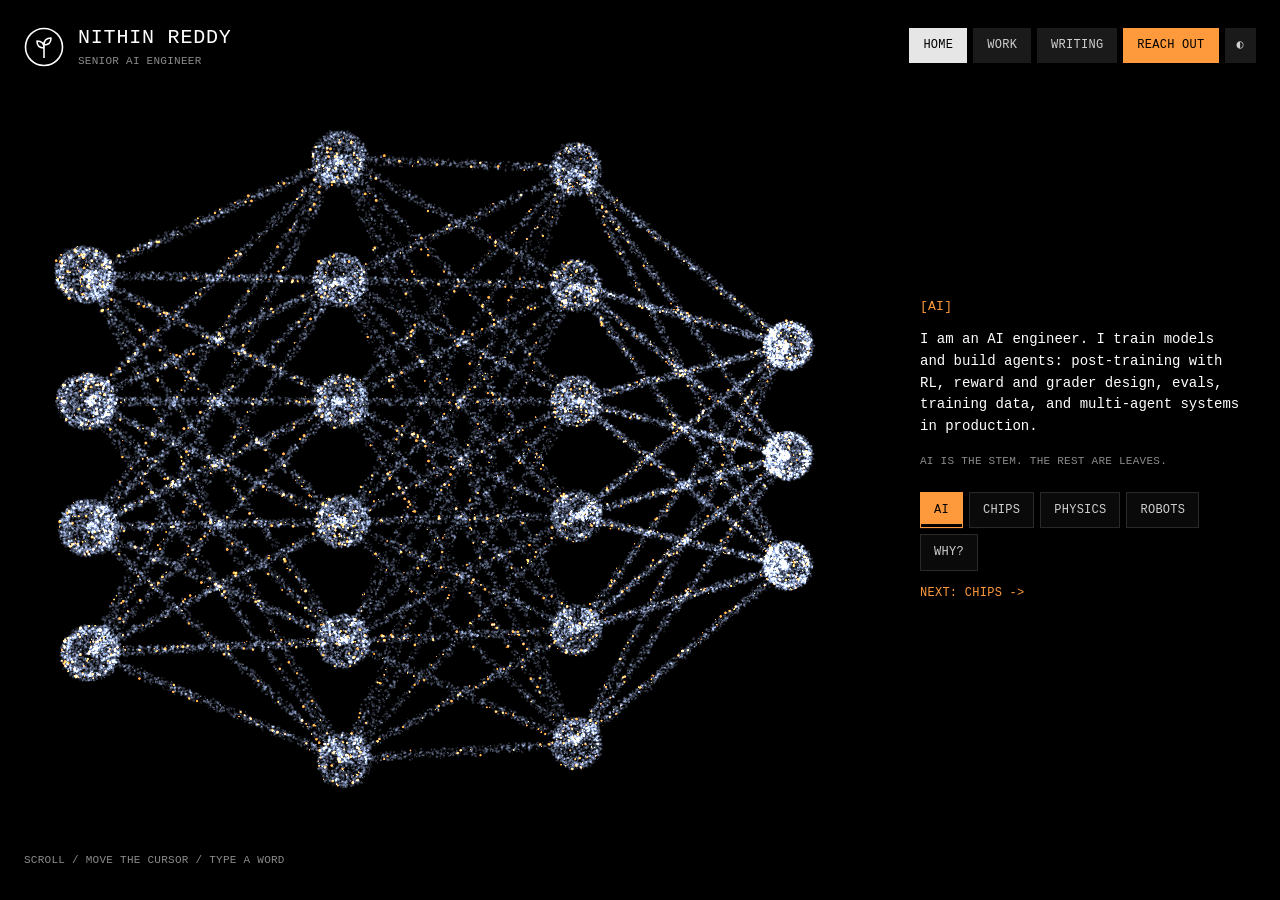
<file: work/index.html>
<!doctype html>
<html lang="en">
<head>
<meta charset="utf-8">
<meta name="viewport" content="width=device-width, initial-scale=1, viewport-fit=cover">
<title>Experience and projects · Nithin Reddy Govindugari</title>
<meta name="description" content="Experience, projects and papers of Nithin Reddy Govindugari, Senior AI Engineer: post-training, RL, evals, agents and quantum machine learning research.">
<meta name="author" content="Nithin Reddy Govindugari">
<link rel="canonical" href="https://nithingovindugari.com/work/">
<meta property="og:site_name" content="Nithin Reddy Govindugari">
<meta property="og:title" content="Experience and projects · Nithin Reddy Govindugari">
<meta property="og:description" content="Experience, projects and papers of Nithin Reddy Govindugari, Senior AI Engineer: post-training, RL, evals, agents and quantum machine learning research.">
<meta property="og:type" content="website">
<meta property="og:url" content="https://nithingovindugari.com/work/">
<meta name="twitter:card" content="summary">
<meta name="twitter:creator" content="@NithinRocks17">
<meta name="theme-color" content="#000000">
<link rel="icon" href="data:image/svg+xml,%3Csvg xmlns='http://www.w3.org/2000/svg' viewBox='0 0 40 40'%3E%3Crect width='40' height='40' fill='%23000'/%3E%3Ccircle cx='20' cy='20' r='16' fill='none' stroke='%23fff' stroke-width='2.4'/%3E%3Cpath d='M20 30V15M20 21c-5 0-7-3-7-7 5 0 7 3 7 7zm0-3c5 0 7-3 7-7-5 0-7 3-7 7z' fill='none' stroke='%23fff' stroke-width='2.4' stroke-linejoin='round'/%3E%3C/svg%3E">
<script type="application/ld+json">{"@context": "https://schema.org", "@type": "Person", "name": "Nithin Reddy Govindugari", "alternateName": "Nithin Reddy", "url": "https://nithingovindugari.com/", "jobTitle": "Senior AI Engineer", "description": "Nithin Reddy Govindugari is a Senior AI and ML Engineer with experience in core AI research and post-training of models: reinforcement learning, reward design, evals, training data and multi-agent systems.", "worksFor": {"@type": "Organization", "name": "Kasisto"}, "alumniOf": {"@type": "CollegeOrUniversity", "name": "San Jose State University"}, "knowsAbout": ["Artificial intelligence", "Machine learning", "AI research", "LLM post-training", "Reinforcement learning", "Reward design", "Model evaluation", "AI agents", "Multi-agent systems", "Quantum machine learning", "GPU kernels", "VLSI"], "sameAs": ["https://www.linkedin.com/in/nithin-reddy-6543a811a/", "https://github.com/nithingovindugari", "https://x.com/NithinRocks17", "https://huggingface.co/NithinReddyG"]}</script>
<style>
/* Layout: one black screen per page, never a long scroll. A particle cloud is the constant; it
   takes a different form on each page and morphs between them. Thin monospace UI around it.
   Four pages: home, work, writing, contact. Single dark look by choice. */
:root{
  color-scheme:dark;
  --bg:#000000; --text:#dedede; --strong:#ffffff; --muted:#8a8a8a; --chip:#1a1a1a; --chiptext:#cfcfcf; --line:#2a2a2a;
  --accent:#ff9a3c; --on-accent:#000000; --inv-bg:#e6e6e6; --inv-text:#000000; --panel:#0a0a0a; --veil:rgba(0,0,0,.72);
  --mono:"SF Mono","Menlo","Consolas","Liberation Mono",monospace;
}
:root[data-mode="light"]{
  color-scheme:light;
  --bg:#f4f2ec; --text:#2b2b2b; --strong:#000000; --muted:#6b6b6b; --chip:#e3e0d7; --chiptext:#333333; --line:#cdc9be;
  --accent:#c25e00; --on-accent:#ffffff; --inv-bg:#111111; --inv-text:#ffffff; --panel:#ebe8e0; --veil:rgba(244,242,236,.82);
}
*{box-sizing:border-box}
html,body{height:100%;overflow:hidden}
body{margin:0;background:var(--bg);color:var(--text);font:13px/1.4 var(--mono);text-transform:uppercase;letter-spacing:.02em}
canvas#bg{position:fixed;inset:0;width:100%;height:100%;display:block}
a{color:inherit;text-decoration:none}
button{font:inherit;color:inherit;text-transform:inherit;letter-spacing:inherit;background:none;border:0;padding:0;cursor:pointer}
:focus-visible{outline:1px solid var(--accent);outline-offset:3px}
p{margin:0}
[hidden]{display:none!important}
.ui{position:fixed;inset:0;pointer-events:none}
.ui>.sr{width:1px;height:1px;margin:-1px;overflow:hidden;clip:rect(0 0 0 0);white-space:nowrap}
.ui>*{position:absolute}
.brand{color:var(--strong);top:24px;left:24px;display:flex;gap:14px;align-items:center;pointer-events:auto}
.brand b{display:block;font-size:20px;font-weight:400;color:var(--strong);letter-spacing:.04em}
.brand span{font-size:11px;color:var(--muted)}
.nav{top:28px;right:24px;display:flex;gap:6px;pointer-events:auto}
.nav a{background:var(--chip);padding:9px 14px;font-size:12px;color:var(--chiptext)}
.nav a:hover{color:var(--strong)}
.nav button{background:var(--chip);color:var(--chiptext);padding:9px 12px;font-size:12px}
.nav button:hover{color:var(--strong)}
.nav a[aria-current="page"]{background:var(--inv-bg);color:var(--inv-text)}
.nav a.reach{background:var(--accent);color:var(--on-accent)}
.nav a.reach[aria-current="page"]{background:var(--strong);color:var(--bg)}

.side{right:40px;top:50%;transform:translateY(-50%);width:320px;max-height:70vh;overflow-y:auto;scrollbar-width:none;pointer-events:auto;transition:opacity .3s;text-shadow:0 0 12px var(--bg),0 0 4px var(--bg)}
.side::-webkit-scrollbar{display:none}
.side.wide{width:380px}
.side.reader{width:min(560px,46vw);max-height:76vh}
.back{display:inline-block;font-size:11px;color:var(--accent);margin-bottom:22px}
.back:hover{color:var(--strong)}
#reader{text-transform:none;letter-spacing:0}
#reader time{display:block;font-size:11px;color:var(--muted);text-transform:uppercase;letter-spacing:.02em}
#reader h1{font-size:22px;line-height:1.25;font-weight:400;color:var(--strong);margin:8px 0 20px}
#reader p{font-size:14.5px;line-height:1.7;color:var(--text);margin:0 0 1.1em}
#reader .src{margin-top:26px;padding-top:14px;border-top:1px solid var(--line);font-size:12px;color:var(--muted)}
#reader .src a{display:block;color:var(--accent);margin-top:6px}
#reader .src a:hover{color:var(--strong)}
.side h2{font-size:13px;font-weight:400;color:var(--accent);margin:0 0 1em}
.side h3{font-size:11px;font-weight:400;color:var(--accent);margin:26px 0 8px}
.side p.lead{font-size:14px;line-height:1.55;color:var(--strong);text-transform:none;letter-spacing:0}
.side small{display:block;margin-top:1.4em;font-size:11px;line-height:1.5;color:var(--muted)}
.item{display:block;padding:12px 0;border-top:1px solid var(--line)}
.item b{display:block;font-weight:400;color:var(--strong);font-size:13px}
.item span{display:block;color:var(--muted);font-size:12px;margin-top:4px;text-transform:none;letter-spacing:0;line-height:1.5}
.item i{font-style:normal;color:var(--muted);font-size:11px;float:right;margin-left:12px}
a.item:hover b,.item.on b{color:var(--accent)}
.big{display:block;padding:16px 0;border-top:1px solid var(--line);font-size:15px;color:var(--strong);text-transform:none;letter-spacing:0}
.big span{display:block;font-size:11px;color:var(--muted);text-transform:uppercase;letter-spacing:.02em;margin-bottom:4px}
a.big:hover{color:var(--accent)}

.labels{inset:0;pointer-events:none}
.labels button{position:absolute;left:0;top:0;pointer-events:auto;font-size:11px;color:var(--strong);background:var(--veil);border:1px solid var(--line);padding:4px 7px;white-space:nowrap;will-change:transform}
.labels button:hover,.labels button.on{border-color:var(--accent);color:var(--accent)}

#txt{transition:opacity .3s;min-height:10.5em}
.chapters{display:flex;flex-wrap:wrap;gap:6px;margin-top:22px;text-shadow:none}
.chapters button{position:relative;overflow:hidden;padding:9px 13px;font-size:12px;color:var(--chiptext);border:1px solid var(--line);background:var(--panel)}
.chapters button:hover{color:var(--strong);border-color:var(--strong)}
.chapters button[aria-current="true"]{color:var(--on-accent);background:var(--accent);border-color:var(--accent)}
.chapters.auto button[aria-current="true"]::after{content:"";position:absolute;left:0;bottom:0;height:3px;width:100%;background:var(--on-accent);transform-origin:left;animation:fill var(--dur,6s) linear}
@keyframes fill{from{transform:scaleX(0)}to{transform:scaleX(1)}}
.next{display:block;margin-top:14px;font-size:12px;color:var(--accent);text-shadow:none}
.next:hover{color:var(--strong)}
.hint{left:24px;bottom:32px;font-size:11px;color:var(--muted)}
.toast{left:50%;bottom:30px;transform:translateX(-50%);font-size:11px;color:var(--on-accent);background:var(--accent);padding:7px 12px;white-space:nowrap}

@media (max-width:1100px){.side,.side.wide{right:24px;width:290px}.side.reader{right:24px;width:min(440px,48vw)}}
@media (max-width:760px){
  .nav{top:84px;left:24px;right:24px}
  .nav a{flex:1;text-align:center;padding:8px 4px;font-size:11px}
  .nav button{padding:8px 10px}
  .side,.side.wide,.side.reader{left:24px;right:24px;top:auto;bottom:24px;width:auto;transform:none;max-height:40vh}
  .side.reader{max-height:58vh}
  .labels,.hint{display:none}
  #txt{min-height:0}
  .chapters button{padding:8px 9px;font-size:11px}
}
@media (prefers-reduced-motion:reduce){.side,#txt{transition:none}.chapters.auto button::after{display:none}}
</style>
</head>
<body>
<canvas id="bg" aria-hidden="true"></canvas>

<div class="ui">
  <a class="brand" href="/" data-route="home">
    <svg width="40" height="40" viewBox="0 0 40 40" aria-hidden="true"><circle cx="20" cy="20" r="18.5" fill="none" stroke="currentColor" stroke-width="1.6"/><path d="M20 31V15M20 21c-5 0-7-3-7-7 5 0 7 3 7 7zm0-3c5 0 7-3 7-7-5 0-7 3-7 7z" fill="none" stroke="currentColor" stroke-width="1.6" stroke-linejoin="round"/></svg>
    <div><b>Nithin Reddy</b><span>Senior AI Engineer</span></div>
  </a>
  <h1 class="sr">Nithin Reddy Govindugari, Senior AI Engineer</h1>
  <nav class="nav" id="nav">
    <a href="/" data-route="home">Home</a>
    <a href="/work" data-route="work">Work</a>
    <a href="/writing" data-route="writing">Writing</a>
    <a class="reach" href="/contact" data-route="contact">Reach out</a>
    <button id="mode" aria-label="Switch between dark and light">◐</button>
  </nav>

  <div class="labels" id="labels" hidden></div>

  <div class="side home" id="side">
    <section data-page="home" aria-live="polite">
      <div id="txt">
      <h2 id="ah">[ai]</h2>
      <p class="lead" id="ap">I am an AI engineer. I train models and build agents: post-training with RL, reward and grader design, evals, training data, and multi-agent systems in production.</p>
      <small id="as">ai is the stem. the rest are leaves.</small>
      </div>
      <div class="chapters auto" id="chapters">
        <button aria-current="true">AI</button><button>Chips</button><button>Physics</button><button>Robots</button><button>Why?</button>
      </div>
      <button class="next" id="next">Next: <span id="nextname">Chips</span> -></button>
    </section>

    <section data-page="work" hidden>
      <h2>[experience]</h2>
      <div class="item"><i>2024 to now</i><b>Senior AI Engineer, Kasisto</b><span>Agentic AI for banks: multi-agent systems, post-training and evals.</span></div>
      <div class="item"><i>2024</i><b>Founding ML Engineer, Neuroscale AI</b><span>Multimodal models that score video, audio and text, and the serving behind them.</span></div>
      <div class="item"><i>2023</i><b>Research Intern, SRI International</b><span>Quantum machine learning research and open quantum benchmarks.</span></div>
      <div class="item"><i>2022 to 2023</i><b>Research and Teaching Assistant, San Jose State University</b><span>Quantum machine learning research, at the intersection of AI and quantum computing. Also taught the analog electronics lab.</span></div>
      <div class="item"><b>President, ISO, San Jose State University</b><span>Led a 50-member team. Won Best Club of the Year out of 200+ clubs.</span></div>
      <div class="item"><i>2018 to 2021</i><b>Software Engineer in AI &amp; ML, Accenture</b><span>Shipped ML, NLP and vision models and distributed systems in supply chain, healthcare and finance. Won the Highflyer award in two quarters of FY2021, among 500+ employees.</span></div>
      <h3>Projects and papers</h3>
      <div id="worklist"></div>
    </section>

    <section data-page="writing" hidden>
      <h2>[writing]</h2>
      <div id="postlist"></div>
      <h3>Code I'm reading</h3>
      <a class="item" href="https://github.com/radixark/miles"><b>miles</b><span>RL framework for LLM post-training</span></a>
      <a class="item" href="https://github.com/huggingface/OpenEnv"><b>OpenEnv</b><span>RL post-training environments</span></a>
      <a class="item" href="https://github.com/NVIDIA/Megatron-LM"><b>Megatron-LM</b><span>Training transformers at scale</span></a>
    </section>

    <section data-page="post" hidden>
      <a class="back" href="/writing" data-route="writing"><- all writing</a>
      <article id="reader"></article>
    </section>

    <section data-page="contact" hidden>
      <h2>[reach out]</h2>
      <a class="big" id="mail" href="mailto:nithingovindugari@gmail.com"><span>Email</span>nithingovindugari@gmail.com</a>
      <a class="big" href="https://www.linkedin.com/in/nithin-reddy-6543a811a/"><span>LinkedIn</span>nithin-reddy-6543a811a</a>
      <a class="big" href="https://x.com/NithinRocks17"><span>X</span>@NithinRocks17</a>
      <a class="big" href="https://github.com/nithingovindugari"><span>GitHub</span>nithingovindugari</a>
      <a class="big" href="https://huggingface.co/NithinReddyG"><span>Hugging Face</span>NithinReddyG</a>
    </section>
  </div>

  <div class="hint" id="hint">scroll / move the cursor / type a word</div>
  <div class="toast" id="toast" aria-live="polite" hidden></div>
</div>

<script src="/three.min.js"></script>
<script>
(function(){
  var CH=[
    ['[ai]','I am an AI engineer. I train models and build agents: post-training with RL, reward and grader design, evals, training data, and multi-agent systems in production.','ai is the stem. the rest are leaves.'],
    ['[chips]','I have worked on analog circuits, VLSI, FPGA datapaths, device simulation and GPU kernels.','cadence · verilog · tcad · cuda'],
    ['[physics]','I have worked on device physics and published quantum computing research, with quantum algorithms run on real hardware. I have also worked on cryogenic devices and quantum benchmarks.','"move with some blur or stay still with false clarity." (me, on x)'],
    ['[robots]','What is the point of physical and digital intelligence if we can\'t join them?',''],
    ['[why?]','I read a lot outside AI: physics, history, geopolitics, and biographies of founders and scientists.','"built ai that can write code, make art, and solve problems. still can\'t get it to network for me." (me, on x)']
  ];
  // work items sit on nodes of the neural net: [layer, index in layer]
  var WORK=[
    {n:'PhyChip',y:'2026',d:'A 3B model learns to design analog circuits. A circuit simulator grades each one.',h:'https://github.com/nithingovindugari/phychip',at:[0,0]},
    {n:'The lab',y:'building',d:'An agent that runs experiments in a simulator and picks the next one. Not finished.',at:[0,1]},
    {n:'Athma',y:'ongoing',d:'A personal AI with long-term memory and voice, on an agent harness I wrote.',at:[0,2]},
    {n:'Research intern agent',y:'2026',d:'Plans, runs and writes up ML experiments.',at:[0,3]},
    {n:'NextGen Recruit',y:'2024',d:'A multi-agent system, built before agents were common.',h:'https://github.com/nithingovindugari/Generative_AI_Recruitment_Co-Pilot',at:[1,1]},
    {n:'Fixed-point MAC unit',y:'2023',d:'A multiply-accumulate datapath on an FPGA, in Verilog.',at:[2,2]},
    {n:'Cryogenic FinFET amplifier',y:'2023',d:'A 45 nm low-noise amplifier at cryogenic temperature. Simulated.',at:[2,4]},
    {n:'FinRAG-12B',y:'paper · ACL 2026',d:'A 12B model that answers bank customers with citations.',at:[3,0]},
    {n:'Quantum solver for a transistor',y:'paper · SISPAD 2024',d:'First author. A quantum algorithm for the electrostatics inside a transistor, run on IBM hardware.',at:[3,1]},
    {n:'Quantum benchmarks',y:'paper · arXiv 2024',d:'How well quantum computers handle harder real applications, against what they cost to run.',at:[3,2]}
  ];
  var POSTS=[
    {s:'prompt-injection-random-id',t:'A cheap prompt-injection trick that actually works',d:'21 Jun 2026',p:'Wrap untrusted input in a random ID the attacker cannot guess.',b:[
      'Wrap untrusted input in a random ID that you generate fresh for each request. Then tell the model that everything inside that ID is data and never instructions.',
      'The random part matters. An attacker cannot guess the tag, so they cannot close it and slip their own instructions in after it. A fixed tag can be forged.',
      'Microsoft calls this family of techniques spotlighting. In their paper, plain delimiting left attack success above 50%. A random delimiter plus datamarking plus an explicit instruction brought it under 2% on GPT models.',
      'It is a mitigation. It does not fix prompt injection. Anything that can do real damage still needs least privilege and a gate on the action.'],
     r:[['Spotlighting paper','https://arxiv.org/abs/2403.14720']]},
    {s:'what-stops-an-agent-loop',t:'What stops an agent loop going berserk?',d:'20 Jun 2026',p:'How a self-looping agent avoids a huge API bill.',b:[
      'A self-looping agent sounds one bug away from a huge API bill. I read how Claude Code\'s /loop is built to see what stops that.',
      'The loop does not repeat by default. In self-paced mode it continues only if the model makes an explicit call to schedule the next tick. If it makes no call, the loop ends. To run forever it would have to choose to continue on every tick.',
      'There are limits on top of that. Each wait is clamped between 1 minute and 1 hour. The loop expires after a maximum window. A person can interrupt any tick. Between ticks the model is dormant and uses no tokens.',
      'What I took from it for my own systems: make continuing the deliberate act and stopping the default.'],r:[]},
    {s:'how-loop-works',t:'How /loop actually works',d:'20 Jun 2026',p:'A scheduled re-invocation, and why 5 minutes is the worst interval.',b:[
      'Claude Code\'s /loop is a scheduled re-invocation of the same prompt, with fresh context on each tick. There is no while(true) running on a server. Between ticks the model is dormant: zero tokens, zero compute.',
      'That changes how you pick the interval. The prompt cache lives for about 5 minutes. Wake up under about 270 seconds and the context is still cached, which is cheap. Wake up after 300 seconds and the whole context is read again uncached. So 300 seconds is the worst choice: you pay the full cache miss and gain almost no extra wait. Stay under 270 seconds or go past 1200.',
      'The biggest waste I see is polling work the harness already tracks, like a background job or a sub-agent. The harness re-invokes you when that work finishes, so polling it wakes you for nothing. Short intervals are for outside state with no callback, such as a CI run or a deploy.'],r:[]},
    {s:'a-3b-model-that-reasons',t:'A 3B model that reasons like a frontier one',d:'17 Jun 2026',p:'What VibeThinker\'s training recipe says about small models.',b:[
      'VibeThinker-3B is a 3 billion parameter model. Its model card reports 94.3 on AIME 2026, 80.2 Pass@1 on LiveCodeBench v6, and 123 of 128 recent LeetCode contest problems solved on the first attempt. The models it is compared against are 200 to 300 times larger.',
      'The base is Qwen2.5-Coder-3B, which is about a year old. Nearly all of the gain comes from post-training: two stages of supervised fine-tuning, then RL with a method called MGPO that up-weights problems that are neither too easy nor too hard for the current policy. A final stage rewards shorter correct answers.',
      'This works in domains where an answer can be checked. Math and code give a clean right-or-wrong signal to train against. Open-ended knowledge does not, so a 3B model will not replace a large one for everything.',
      'The weights are MIT licensed on Hugging Face. The release was days old when I wrote this, so real-world results were still coming in.'],
     r:[['Paper','https://huggingface.co/papers/2606.16140'],['Code','https://github.com/WeiboAI/VibeThinker']]},
    {s:'inference-bottleneck-moved-twice',t:'The LLM inference bottleneck moved twice',d:'16 Jun 2026',p:'First the KV cache, then prefill and decode. Both fixes were software.',b:[
      'Two years ago, scaling LLM inference meant buying more GPUs. Then people looked at where the GPU memory went.',
      'The first bottleneck was the KV cache. Each request reserved room for its longest possible answer and usually used 20 to 30% of it. The PagedAttention paper measured 60 to 80% of KV memory wasted in earlier systems. vLLM pages that memory the way an operating system pages virtual memory. Waste dropped under 4% and throughput rose 2 to 4x on the same hardware.',
      'The second was prefill and decode sharing a GPU. Reading the prompt is compute-bound and sets time to first token. Writing the answer is memory-bandwidth-bound and sets the time between tokens. On one GPU they slow each other down. llm-d puts them on separate pools and ships the cache between them, and reports up to 70% more tokens per second.',
      'It only pays at scale. On a small or untuned workload, moving the cache costs more than it saves, and the vLLM docs report a 20 to 30% slowdown.'],
     r:[['PagedAttention paper','https://arxiv.org/abs/2309.06180'],['llm-d','https://github.com/llm-d/llm-d'],['vLLM disaggregated prefill','https://docs.vllm.ai/en/latest/features/disagg_prefill']]},
    {s:'agentic-rl-loops-are-broken',t:'Most agentic-RL training loops are silently broken',d:'14 Jun 2026',p:'The hard problems are in the infrastructure now.',b:[
      'Single-turn RL is clean. Multi-turn RL, the part that makes a model an agent, degenerates quietly, and the loss curve does not warn you. Most of the hard problems are now in the infrastructure around the algorithm.',
      'Weight sync is one. Every RL step ships fresh weights to the rollout workers. Hugging Face\'s science team cut that bandwidth by about 100x and removed the need for a shared cluster, by decoupling the trainer from inference.',
      'Data is another. For computer-use agents the algorithm is settled and the shortage is training environments, so the current bet is to synthesize them (CUA-Gym).',
      'The agent harness is also becoming the RL environment. Polar plugs Codex and Claude Code in directly.',
      'One result changed how I think about model size. On ML-engineering tasks, RL on a small model beat a frontier model used off the shelf (ICLR 2026). When the task is narrow and checkable, post-training matters more than parameter count.'],
     r:[['arXiv 2509.01684','https://arxiv.org/abs/2509.01684'],['arXiv 2510.07307','https://arxiv.org/abs/2510.07307']]}
  ];
  var COUNTS=[4,6,6,3],XS=[-1.25,-.42,.42,1.25];
  function nodePos(l,k){return [XS[l],(k-(COUNTS[l]-1)/2)*.42,0]}
  var SHAPE={work:0,writing:5,post:5,contact:6};
  var page='home',chap=0,shape=0,lock=0,reduce=matchMedia('(prefers-reduced-motion: reduce)').matches;
  var side=document.getElementById('side'),btns=[].slice.call(document.querySelectorAll('#chapters button'));
  var chapters=document.getElementById('chapters'),hint=document.getElementById('hint'),labels=document.getElementById('labels');
  var txt=document.getElementById('txt'),nextname=document.getElementById('nextname'),auto=!reduce;
  function manual(){auto=false;chapters.classList.remove('auto')}
  var morph=function(){},refit=function(){},paint=function(){},select=function(){};
  var secret=false,secretTimer=0,toast=document.getElementById('toast');
  var mode='dark';try{if(localStorage.getItem('mode')==='light')mode='light'}catch(e){}
  function setMode(m){mode=m;document.documentElement.setAttribute('data-mode',m);try{localStorage.setItem('mode',m)}catch(e){}paint()}
  document.documentElement.setAttribute('data-mode',mode);
  document.getElementById('mode').addEventListener('click',function(){setMode(mode==='dark'?'light':'dark')});
  function setShape(i){if(i===shape)return;var p=shape;shape=i;morph(p,i)}

  // ----- work list and node labels -----
  var wl=document.getElementById('worklist'),rows=[],labs=[];
  WORK.forEach(function(w,i){
    var el=document.createElement(w.h?'a':'div');el.className='item';if(w.h)el.href=w.h;
    el.innerHTML='<i></i><b></b><span></span>';el.children[0].textContent=w.y;el.children[1].textContent=w.n;el.children[2].textContent=w.d;
    wl.appendChild(el);rows.push(el);
    var b=document.createElement('button');b.textContent=w.n;labels.appendChild(b);labs.push(b);
    function pick(){select(w.at);rows.forEach(function(r,j){r.classList.toggle('on',j===i)});labs.forEach(function(l,j){l.classList.toggle('on',j===i)});
      el.scrollIntoView({block:'nearest',behavior:reduce?'auto':'smooth'})}
    b.addEventListener('click',pick);b.addEventListener('mouseenter',pick);el.addEventListener('mouseenter',function(){select(w.at);labs.forEach(function(l,j){l.classList.toggle('on',j===i)})});
  });

  // ----- writing list and reader -----
  var pl=document.getElementById('postlist'),reader=document.getElementById('reader');
  POSTS.forEach(function(o){var a=document.createElement('a');a.className='item';a.href='/writing/'+o.s;a.dataset.route='post';a.dataset.slug=o.s;
    a.innerHTML='<i></i><b></b><span></span>';a.children[0].textContent=o.d;a.children[1].textContent=o.t;a.children[2].textContent=o.p;pl.appendChild(a)});
  function fill(o){reader.textContent='';
    var tm=document.createElement('time');tm.textContent=o.d;reader.appendChild(tm);
    var h=document.createElement('h1');h.textContent=o.t;reader.appendChild(h);
    o.b.forEach(function(x){var p=document.createElement('p');p.textContent=x;reader.appendChild(p)});
    if(o.r.length){var s=document.createElement('div');s.className='src';s.textContent='Sources';
      o.r.forEach(function(r){var a=document.createElement('a');a.href=r[1];a.textContent=r[0];s.appendChild(a)});reader.appendChild(s)}}

  // ----- home chapters -----
  function go(i){
    i=(i+CH.length)%CH.length;if(i===chap)return;chap=i;
    btns.forEach(function(b,j){b.setAttribute('aria-current',j===i?'true':'false')});
    txt.style.opacity=0;nextname.textContent=btns[(i+1)%CH.length].textContent;
    setTimeout(function(){document.getElementById('ah').textContent=CH[i][0];document.getElementById('ap').textContent=CH[i][1];document.getElementById('as').textContent=CH[i][2];txt.style.opacity=1;refit()},reduce?0:280);
    setShape(i);
  }
  btns.forEach(function(b,i){b.addEventListener('click',function(){manual();go(i)})});
  document.getElementById('next').addEventListener('click',function(){manual();go(chap+1)});
  if(reduce)chapters.classList.remove('auto');
  btns[0].style.setProperty('--dur','14s');
  (function tick(){setTimeout(function(){if(auto&&page==='home'&&!document.hidden)go(chap+1);tick()},chap===0?14000:6000)})();
  addEventListener('wheel',function(e){
    if(page!=='home')return; e.preventDefault();
    var n=Date.now();if(n<lock||Math.abs(e.deltaY)<12)return;lock=n+900;manual();go(chap+(e.deltaY>0?1:-1));
  },{passive:false});
  addEventListener('keydown',function(e){
    if(page!=='home')return;
    if(e.key==='ArrowDown'||e.key==='ArrowRight'||e.key==='PageDown'){manual();go(chap+1)}
    else if(e.key==='ArrowUp'||e.key==='ArrowLeft'||e.key==='PageUp'){manual();go(chap-1)}
  });
  var SECRETS={rl:[7,'reward curve'],reward:[7,'reward curve'],loop:[8,'loop']};
  var WORDS={ai:0,chip:1,chips:1,atom:2,physics:2,robot:3,robots:3,why:4};
  function showSecret(s){secret=true;setShape(s[0]);toast.textContent='found: '+s[1];toast.hidden=false;clearTimeout(secretTimer);
    secretTimer=setTimeout(function(){secret=false;toast.hidden=true;setShape(page==='home'?chap:SHAPE[page])},7000)}
  var typed='';
  addEventListener('keydown',function(e){
    if(e.metaKey||e.ctrlKey||e.altKey||!/^[a-zA-Z]$/.test(e.key))return;
    typed=(typed+e.key.toLowerCase()).slice(-8);
    for(var k in SECRETS){if(typed.slice(-k.length)===k){typed='';showSecret(SECRETS[k]);return}}
    if(page!=='home')return;
    for(var w in WORDS){if(typed.slice(-w.length)===w&&WORDS[w]!==chap&&w.length>2){typed='';manual();go(WORDS[w]);return}}
  });
  var ty=null;
  addEventListener('touchstart',function(e){ty=(page!=='home'||(e.target.closest&&e.target.closest('.nav,.side,.brand')))?null:e.touches[0].clientY},{passive:true});
  addEventListener('touchend',function(e){if(ty===null)return;var d=ty-e.changedTouches[0].clientY;if(Math.abs(d)>50){manual();go(chap+(d>0?1:-1))}ty=null},{passive:true});

  // ----- pages -----
  // On the real domain each page has its own path (404.html serves the same app for deep links).
  // Anywhere else (previews, file://) the page name lives in the hash.
  var paths=/nithingovindugari/.test(location.hostname);
  function current(){var s=paths?location.pathname.replace(/^\/+|\/+$/g,''):location.hash.slice(1);
    if(paths&&s.indexOf('writing/')===0)return ['post',s.slice(8)];
    if(!paths&&s.indexOf('post-')===0)return ['post',s.slice(5)];
    return [SHAPE.hasOwnProperty(s)&&s!=='post'?s:'home',null]}
  function show(p,slug){
    var post=null;if(p==='post'){post=POSTS.filter(function(o){return o.s===slug})[0];if(post)fill(post);else p='writing'}
    page=p;
    [].forEach.call(side.querySelectorAll('section'),function(s){s.hidden=s.dataset.page!==p});
    side.className='side'+(p==='home'?' home':'')+(p==='work'||p==='writing'?' wide':'')+(p==='post'?' reader':'');side.scrollTop=0;
    hint.hidden=p!=='home';labels.hidden=p!=='work';
    [].forEach.call(document.querySelectorAll('#nav a'),function(a){a.dataset.route===(p==='post'?'writing':p)?a.setAttribute('aria-current','page'):a.removeAttribute('aria-current')});
    document.title=p==='home'?"Nithin Reddy Govindugari | Senior AI Engineer":(post?post.t:p.charAt(0).toUpperCase()+p.slice(1))+' · Nithin Reddy Govindugari';
    secret=false;clearTimeout(secretTimer);toast.hidden=true;if(p!=='work')select(null);
    setShape(p==='home'?chap:SHAPE[p]);refit();
  }
  document.addEventListener('click',function(e){
    var a=e.target.closest&&e.target.closest('a[data-route]');if(!a||e.metaKey||e.ctrlKey||e.shiftKey)return;
    e.preventDefault();var p=a.dataset.route,sl=a.dataset.slug||null,h=p==='post'?'post-'+sl:p;
    if(paths){history.pushState(null,'',p==='home'?'/':p==='post'?'/writing/'+sl:'/'+p);show(p,sl)}
    else if(location.hash.slice(1)===h)show(p,sl);
    else location.hash=h;
  });
  function sync(){var c=current();show(c[0],c[1])}
  addEventListener('popstate',sync);
  addEventListener('hashchange',function(){if(!paths)sync()});

  // ---------- particles ----------
  var webgl=!!window.THREE,cv=document.getElementById('bg'),renderer;
  if(webgl){try{renderer=new THREE.WebGLRenderer({canvas:cv,antialias:false,alpha:false})}catch(err){webgl=false}}
  if(!webgl){sync();return}
  var small=innerWidth<=760,N=small?30000:90000,dpr=Math.min(devicePixelRatio||1,2);
  renderer.setPixelRatio(dpr);renderer.setClearColor(0x000000,1);
  var scene=new THREE.Scene(),cam=new THREE.PerspectiveCamera(35,1,0.1,100);cam.position.set(0,0,5.2);
  var R=Math.random,TAU=Math.PI*2;
  function j(s){return (R()-.5)*s}
  function seg(a,b,t){return [a[0]+(b[0]-a[0])*t,a[1]+(b[1]-a[1])*t,a[2]+(b[2]-a[2])*t]}
  function shell(c,r){var u=R()*2-1,th=R()*TAU,s=Math.sqrt(1-u*u);return [c[0]+r*s*Math.cos(th),c[1]+r*s*Math.sin(th),c[2]+r*u]}
  function tri(a,b,c){var u=R(),v=R();if(u+v>1){u=1-u;v=1-v}return [a[0]+(b[0]-a[0])*u+(c[0]-a[0])*v,a[1]+(b[1]-a[1])*u+(c[1]-a[1])*v,a[2]+(b[2]-a[2])*u+(c[2]-a[2])*v]}

  function net(){
    var L=COUNTS.map(function(n,i){var a=[];for(var k=0;k<n;k++)a.push(nodePos(i,k));return a});
    return function(){
      if(R()<.34){var l=L[(R()*4)|0];return shell(l[(R()*l.length)|0],.085)}
      var i=(R()*3)|0,a=L[i][(R()*L[i].length)|0],b=L[i+1][(R()*L[i+1].length)|0],p=seg(a,b,R());p[2]+=j(.03);p[1]+=j(.012);return p}
  }
  function chip(){
    var S=.8,D=.42;
    function rect(h){var t=R()*4|0,u=(R()*2-1)*h;return t===0?[u,h,0]:t===1?[u,-h,0]:t===2?[h,u,0]:[-h,u,0]}
    return function(){
      var r=R(),p,inner=true;
      if(r<.2)p=rect(S);
      else if(r<.36)p=rect(D);
      else if(r<.56){p=[(R()*2-1)*D,(R()*2-1)*D,0];if(R()<.6){var ax=(R()*2)|0;p[ax]=Math.round(p[ax]/.105)*.105}}
      else{var sd=R()*4|0,k=((R()*10)|0)-4.5,o=k*.15,t=R();inner=r<.8;
        var a=inner?D:S,b=inner?S:S+.3,d=a+(b-a)*t;
        p=sd===0?[o,d,0]:sd===1?[o,-d,0]:sd===2?[d,o,0]:[-d,o,0]}
      p[2]=j(inner?.05:.02);return p}
  }
  function atom(){
    return function(){
      if(R()<.14)return shell([0,0,0],.17*Math.cbrt(R()));
      var k=(R()*3)|0,e=R()<.1,a=e?(k*2.1+.6)+j(.09):R()*TAU,rr=1.2+j(e?.07:.012);
      var x=rr*Math.cos(a),y=rr*Math.sin(a)*.36,z=rr*Math.sin(a)*.93+j(e?.07:.012),c=Math.cos(k*TAU/6),s=Math.sin(k*TAU/6);
      if(e)y+=j(.07);
      return [x*c-y*s,x*s+y*c,z]}
  }
  function robot(){
    var W=.78,H=.6,Dp=.45;
    return function(){
      var r=R(),p;
      if(r<.34){var ax=(R()*3)|0,u=R()*2-1,s1=R()<.5?1:-1,s2=R()<.5?1:-1;p=ax===0?[u*W,s1*H,s2*Dp]:ax===1?[s1*W,u*H,s2*Dp]:[s1*W,s2*H,u*Dp]}
      else if(r<.5){var f=(R()*3)|0,a=R()*2-1,b=R()*2-1,sg=R()<.5?1:-1;p=f===0?[a*W,b*H,sg*Dp]:f===1?[sg*W,a*H,b*Dp]:[a*W,sg*H,b*Dp]}
      else if(r<.76){var sx=R()<.5?1:-1,an=R()*TAU;p=[sx*.34+.2*Math.cos(an),.08+.2*Math.sin(an),Dp+.02]}
      else if(r<.86){var sx2=R()<.5?1:-1,an2=R()*TAU,rd=.085*Math.sqrt(R());p=[sx2*.34+rd*Math.cos(an2),.08+rd*Math.sin(an2),Dp+.03]}
      else if(r<.92){var t=R()*2-1;p=[t*.24,-.3-.07*(1-t*t),Dp+.02]}
      else if(r<.96){p=[(R()<.5?.3:-.3)+j(.012),H+R()*.3,0]}
      else p=shell([R()<.5?.3:-.3,H+.36,0],.06);
      return p}
  }
  function why(){
    return function(){
      var r=R(),p;
      if(r<.68){var an=(170-250*R())*Math.PI/180;p=[.42*Math.cos(an)+j(.09),.5+.42*Math.sin(an)+j(.09),j(.09)]}
      else if(r<.84){var t=R();p=[.073*(1-t)+j(.09),.086-.36*t+j(.05),j(.09)]}
      else p=shell([0,-.66,0],.12*Math.cbrt(R()));
      return p}
  }
  function book(){ // open book, pages curve up from the spine, lines of text on each page
    var PW=1.15,PH=.78;
    function z(x){return .2*Math.sin(Math.min(1,Math.abs(x)/PW)*Math.PI)}
    return function(){
      var r=R(),s=R()<.5?1:-1,x,y;
      if(r<.3){var e=R()*3|0;if(e===0){x=s*PW;y=(R()*2-1)*PH}else{x=s*R()*PW;y=(e===1?1:-1)*PH}}
      else if(r<.8){var line=(R()*9)|0,len=.86-.3*((line*7)%4)/4;x=s*(.12+R()*len*(PW-.2));y=PH-.16-line*.16}
      else if(r<.9){x=j(.03);y=(R()*2-1)*PH}
      else{x=s*R()*PW;y=(R()*2-1)*PH}
      return [x,y,z(x)+j(.012)]}
  }
  function plane(){ // paper dart
    var Nn=[1.3,0,0],L=[-1,.14,.82],Rt=[-1,.14,-.82],C=[-1,.14,0],K=[-1,-.42,0],E=[[Nn,L],[Nn,Rt],[Nn,C],[Nn,K],[L,C],[Rt,C],[C,K]];
    return function(){
      var r=R(),p;
      if(r<.6){var e=E[(R()*E.length)|0];p=seg(e[0],e[1],R())}
      else if(r<.78)p=tri(Nn,L,C);
      else if(r<.96)p=tri(Nn,Rt,C);
      else p=tri(Nn,C,K);
      p[0]+=j(.012);p[1]+=j(.012);p[2]+=j(.012);return p}
  }
  function curve(){ // a reward curve climbing toward a dashed pass line
    return function(){
      var r=R(),p;
      if(r<.12)p=[-1.2+R()*2.4,-.72,0];
      else if(r<.22)p=[-1.2,-.72+R()*1.5,0];
      else if(r<.34){var x=-1.2+R()*2.4;p=[Math.floor(x/.16)%2?x:x+.08,.55,0]}
      else{var u=R(),y=-.62+1.05*(1-Math.exp(-3.2*u))+.05*Math.sin(u*40)+.03*Math.sin(u*97);p=[-1.15+2.3*u,y+j(.05),0]}
      p[2]=j(.03);return p}
  }
  function loop8(){
    return function(){
      var a=R()*TAU,s=Math.sin(a),c=Math.cos(a),k=1+s*s;
      return [1.25*c/k+j(.07),1.5*s*c/k+j(.07),j(.07)]}
  }
  var gens=[net(),chip(),atom(),robot(),why(),book(),plane(),curve(),loop8()],NS=gens.length,geo=new THREE.BufferGeometry();
  gens.forEach(function(g,k){var arr=new Float32Array(N*3);for(var i=0;i<N;i++){var p=g();arr[i*3]=p[0];arr[i*3+1]=p[1];arr[i*3+2]=p[2]}
    geo.setAttribute('a'+k,new THREE.BufferAttribute(arr,3));if(k===0)geo.setAttribute('position',new THREE.BufferAttribute(arr,3))});
  var rnd=new Float32Array(N*4);for(var i=0;i<N*4;i++)rnd[i]=R();geo.setAttribute('aRnd',new THREE.BufferAttribute(rnd,4));
  function onehot(i){var a=[];for(var k=0;k<NS;k++)a.push(k===i?1:0);return a}
  var U={uF:{value:onehot(0)},uT:{value:onehot(0)},uMix:{value:1},uTime:{value:0},uSize:{value:(small?11:13)*dpr},
    uAspect:{value:1},uTrail:{value:[0,1,2,3,4,5].map(function(){return new THREE.Vector3(9,9,0)})},uSel:{value:new THREE.Vector3()},uSelOn:{value:0},uAccent:{value:new THREE.Color('#ff9a3c')},uLight:{value:0}};
  var attrs='',sumF='',sumT='';for(var k=0;k<NS;k++){attrs+='attribute vec3 a'+k+';';sumF+=(k?'+':'')+'a'+k+'*uF['+k+']';sumT+=(k?'+':'')+'a'+k+'*uT['+k+']'}
  var mat=new THREE.ShaderMaterial({uniforms:U,transparent:true,depthWrite:false,depthTest:false,blending:THREE.AdditiveBlending,
    vertexShader:[
    attrs+'attribute vec4 aRnd;',
    'uniform float uF['+NS+'];uniform float uT['+NS+'];uniform float uMix;uniform float uTime;uniform float uSize;uniform float uAspect;uniform vec3 uTrail[6];uniform vec3 uSel;uniform float uSelOn;',
    'varying float vAcc;varying float vB;',
    'void main(){',
    ' float m=clamp(uMix*1.4-aRnd.x*0.4,0.0,1.0);m=m*m*(3.0-2.0*m);',
    ' vec3 p=mix('+sumF+','+sumT+',m);',
    ' float burst=sin(m*3.14159);',
    ' vec3 n=vec3(sin(aRnd.y*40.0+uTime*0.7),cos(aRnd.z*37.0+uTime*0.6),sin(aRnd.w*31.0+uTime*0.5));',
    ' p+=n*(0.010+burst*0.45*aRnd.w);',
    ' vec4 mv=modelViewMatrix*vec4(p,1.0);vec4 c=projectionMatrix*mv;',
    ' vec2 ndc=c.xy/c.w;vec2 push=vec2(0.0);float glow=0.0;',
    ' for(int i=0;i<6;i++){vec2 d=ndc-uTrail[i].xy;d.x*=uAspect;float f=exp(-dot(d,d)*20.0)*uTrail[i].z;vec2 dir=normalize(d+vec2(0.0001));dir.x/=uAspect;push+=dir*f;glow+=f;}',
    ' c.xy+=push*c.w*0.2*(0.4+aRnd.z);',
    ' float sel=uSelOn*(1.0-step(0.1,distance(a0,uSel)));',
    ' gl_Position=c;gl_PointSize=uSize*(0.55+aRnd.z)*(1.0+sel*0.6)/-mv.z;',
    ' vAcc=max(max(step(0.97,aRnd.y),sel),step(1.0-min(glow,1.0)*0.5,aRnd.w));vB=0.3+0.7*aRnd.x;}'].join('\n'),
    fragmentShader:[
    'precision mediump float;uniform vec3 uAccent;uniform float uLight;varying float vAcc;varying float vB;',
    'void main(){vec2 q=gl_PointCoord-0.5;float r=dot(q,q);if(r>0.25)discard;float a=smoothstep(0.25,0.0,r);',
    ' if(uLight>0.5){gl_FragColor=vec4(mix(vec3(0.07,0.08,0.11),uAccent,vAcc),a*mix(0.16+0.3*vB,0.95,vAcc));}',
    ' else{vec3 col=mix(vec3(0.72,0.8,1.0)*vB*0.3,uAccent*1.3,vAcc);gl_FragColor=vec4(col*a,1.0);}}'].join('\n')});
  var pts=new THREE.Points(geo,mat);pts.frustumCulled=false;var grp=new THREE.Group();grp.add(pts);scene.add(grp);

  paint=function(){var cs=getComputedStyle(document.documentElement),L=mode==='light';
    renderer.setClearColor(new THREE.Color(cs.getPropertyValue('--bg').trim()),1);U.uAccent.value.set(cs.getPropertyValue('--accent').trim());U.uLight.value=L?1:0;
    mat.blending=L?THREE.NormalBlending:THREE.AdditiveBlending;mat.needsUpdate=true};
  paint();
  select=function(at){if(!at){U.uSelOn.value=0;return}var np=nodePos(at[0],at[1]);U.uSel.value.set(np[0],np[1],np[2]);U.uSelOn.value=1};
  var t0=-1e9,DUR=1700,trail=U.uTrail.value;
  morph=function(a,b){U.uF.value=onehot(a);U.uT.value=onehot(b);if(reduce){U.uMix.value=1}else{U.uMix.value=0;t0=performance.now()}};

  var mx=0,my=0,pmx=0,pmy=0,inside=false,force=0,bx=0,by=0,flyT=-1e9;
  function ptr(x,y){mx=x/innerWidth*2-1;my=-(y/innerHeight*2-1);inside=true}
  addEventListener('pointermove',function(e){ptr(e.clientX,e.clientY)},{passive:true});
  addEventListener('pointerdown',function(e){ptr(e.clientX,e.clientY)},{passive:true});
  document.addEventListener('pointerleave',function(){inside=false});
  document.getElementById('mail').addEventListener('click',function(){if(!reduce)flyT=performance.now()});

  var K=3.279; // world units visible top to bottom at z=0 (fov 35, camera 5.2 away)
  function size(){var w=innerWidth,h=innerHeight;renderer.setSize(w,h,false);cam.aspect=w/h;cam.updateProjectionMatrix();U.uAspect.value=w/h;
    small=w<=760;var ppu=h/K,ab=side.getBoundingClientRect(),cx,cy,s;
    if(small){var top=130,bot=ab.top-16;cx=w/2;cy=(top+bot)/2;s=Math.min((w-32)/(2.75*ppu),(bot-top)/(2.5*ppu))}
    else{var wk=page==='work',left=wk?120:40,right=ab.left-(wk?110:36);cx=(left+right)/2;cy=h/2+10;s=Math.min((right-left)/(2.75*ppu),(h-200)/(2.5*ppu),1.05)}
    s=Math.max(.3,s);grp.scale.setScalar(s);bx=(cx-w/2)/ppu;by=(h/2-cy)/ppu}
  addEventListener('resize',size);refit=size;
  var v=new THREE.Vector3();
  function frame(now){
    var t=now/1000;U.uTime.value=reduce?0:t;
    if(!reduce&&U.uMix.value<1)U.uMix.value=Math.min(1,(now-t0)/DUR);
    var sp=Math.hypot(mx-pmx,my-pmy);pmx=mx;pmy=my;
    force+=((inside?Math.min(1,.22+sp*30):0)-force)*.08;
    for(var q=1;q<6;q++)trail[q].z*=.93;
    if(Math.hypot(mx-trail[1].x,my-trail[1].y)>.05){for(q=5;q>1;q--)trail[q].copy(trail[q-1]);trail[1].set(trail[0].x,trail[0].y,trail[0].z*.8)}
    trail[0].set(mx,my,force);
    var sw=reduce?0:Math.sin(t*.35),ry,rx;
    if(secret){ry=sw*.2+mx*.2;rx=-my*.1}
    else if(page==='work'){ry=sw*.16+mx*.12;rx=-my*.08}
    else if(page==='writing'||page==='post'){ry=sw*.14+mx*.2;rx=-.62-my*.12}
    else if(page==='contact'){ry=-.6+sw*.18+mx*.25;rx=.32-my*.15}
    else{ry=sw*.45+mx*.35;rx=(chap===1?-.75:chap===2?.25:.05)-my*.2}
    grp.rotation.y+=(ry-grp.rotation.y)*.06;grp.rotation.x+=(rx-grp.rotation.x)*.06;
    var f=(now-flyT)/1300,ox=0,oy=0;
    if(f<1){ox=f*f*5;oy=f*f*2.4}else if(flyT>0){flyT=-1e9;morph(shape,shape)}
    grp.position.set(bx+ox,by+oy,0);
    renderer.render(scene,cam);
    if(page==='work'&&!small){grp.updateMatrixWorld();
      for(var i=0;i<WORK.length;i++){var np=nodePos(WORK[i].at[0],WORK[i].at[1]);v.set(np[0],np[1],np[2]).applyMatrix4(grp.matrixWorld).project(cam);
        labs[i].style.transform='translate('+((v.x+1)/2*innerWidth)+'px,'+((1-v.y)/2*innerHeight-22)+'px) translate(-50%,-100%)'}}
    requestAnimationFrame(frame)}
  sync();size();requestAnimationFrame(frame);
})();
</script>
</body>
</html>
</file>
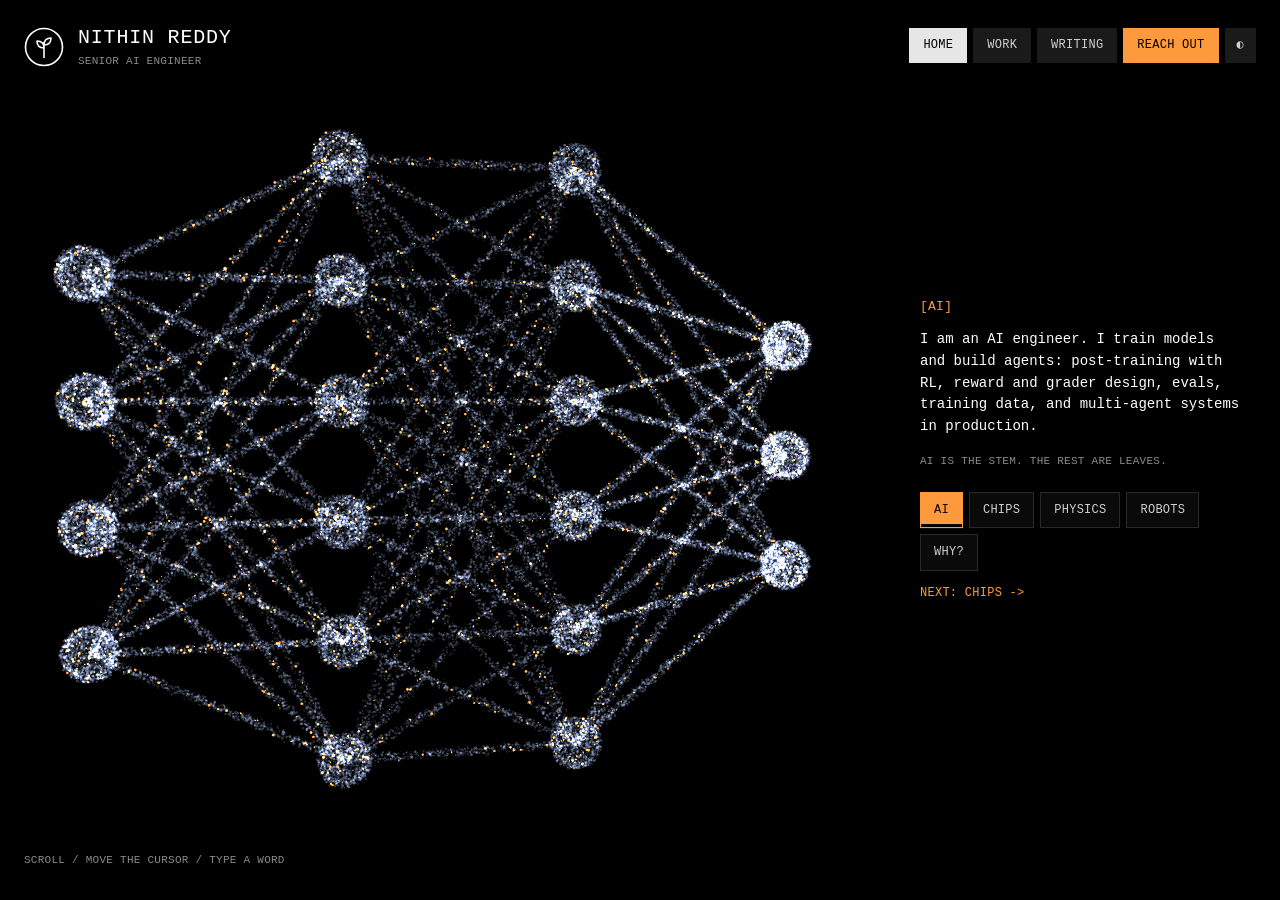
<file: writing/index.html>
<!doctype html>
<html lang="en">
<head>
<meta charset="utf-8">
<meta name="viewport" content="width=device-width, initial-scale=1, viewport-fit=cover">
<title>Writing · Nithin Reddy Govindugari</title>
<meta name="description" content="Short articles by Nithin Reddy Govindugari on model training, RL post-training, evals, agents and LLM inference.">
<meta name="author" content="Nithin Reddy Govindugari">
<link rel="canonical" href="https://nithingovindugari.com/writing/">
<meta property="og:site_name" content="Nithin Reddy Govindugari">
<meta property="og:title" content="Writing · Nithin Reddy Govindugari">
<meta property="og:description" content="Short articles by Nithin Reddy Govindugari on model training, RL post-training, evals, agents and LLM inference.">
<meta property="og:type" content="website">
<meta property="og:url" content="https://nithingovindugari.com/writing/">
<meta name="twitter:card" content="summary">
<meta name="twitter:creator" content="@NithinRocks17">
<meta name="theme-color" content="#000000">
<link rel="icon" href="data:image/svg+xml,%3Csvg xmlns='http://www.w3.org/2000/svg' viewBox='0 0 40 40'%3E%3Crect width='40' height='40' fill='%23000'/%3E%3Ccircle cx='20' cy='20' r='16' fill='none' stroke='%23fff' stroke-width='2.4'/%3E%3Cpath d='M20 30V15M20 21c-5 0-7-3-7-7 5 0 7 3 7 7zm0-3c5 0 7-3 7-7-5 0-7 3-7 7z' fill='none' stroke='%23fff' stroke-width='2.4' stroke-linejoin='round'/%3E%3C/svg%3E">
<script type="application/ld+json">{"@context": "https://schema.org", "@type": "Person", "name": "Nithin Reddy Govindugari", "alternateName": "Nithin Reddy", "url": "https://nithingovindugari.com/", "jobTitle": "Senior AI Engineer", "description": "Nithin Reddy Govindugari is a Senior AI and ML Engineer with experience in core AI research and post-training of models: reinforcement learning, reward design, evals, training data and multi-agent systems.", "worksFor": {"@type": "Organization", "name": "Kasisto"}, "alumniOf": {"@type": "CollegeOrUniversity", "name": "San Jose State University"}, "knowsAbout": ["Artificial intelligence", "Machine learning", "AI research", "LLM post-training", "Reinforcement learning", "Reward design", "Model evaluation", "AI agents", "Multi-agent systems", "Quantum machine learning", "GPU kernels", "VLSI"], "sameAs": ["https://www.linkedin.com/in/nithin-reddy-6543a811a/", "https://github.com/nithingovindugari", "https://x.com/NithinRocks17", "https://huggingface.co/NithinReddyG"]}</script>
<style>
/* Layout: one black screen per page, never a long scroll. A particle cloud is the constant; it
   takes a different form on each page and morphs between them. Thin monospace UI around it.
   Four pages: home, work, writing, contact. Single dark look by choice. */
:root{
  color-scheme:dark;
  --bg:#000000; --text:#dedede; --strong:#ffffff; --muted:#8a8a8a; --chip:#1a1a1a; --chiptext:#cfcfcf; --line:#2a2a2a;
  --accent:#ff9a3c; --on-accent:#000000; --inv-bg:#e6e6e6; --inv-text:#000000; --panel:#0a0a0a; --veil:rgba(0,0,0,.72);
  --mono:"SF Mono","Menlo","Consolas","Liberation Mono",monospace;
}
:root[data-mode="light"]{
  color-scheme:light;
  --bg:#f4f2ec; --text:#2b2b2b; --strong:#000000; --muted:#6b6b6b; --chip:#e3e0d7; --chiptext:#333333; --line:#cdc9be;
  --accent:#c25e00; --on-accent:#ffffff; --inv-bg:#111111; --inv-text:#ffffff; --panel:#ebe8e0; --veil:rgba(244,242,236,.82);
}
*{box-sizing:border-box}
html,body{height:100%;overflow:hidden}
body{margin:0;background:var(--bg);color:var(--text);font:13px/1.4 var(--mono);text-transform:uppercase;letter-spacing:.02em}
canvas#bg{position:fixed;inset:0;width:100%;height:100%;display:block}
a{color:inherit;text-decoration:none}
button{font:inherit;color:inherit;text-transform:inherit;letter-spacing:inherit;background:none;border:0;padding:0;cursor:pointer}
:focus-visible{outline:1px solid var(--accent);outline-offset:3px}
p{margin:0}
[hidden]{display:none!important}
.ui{position:fixed;inset:0;pointer-events:none}
.ui>.sr{width:1px;height:1px;margin:-1px;overflow:hidden;clip:rect(0 0 0 0);white-space:nowrap}
.ui>*{position:absolute}
.brand{color:var(--strong);top:24px;left:24px;display:flex;gap:14px;align-items:center;pointer-events:auto}
.brand b{display:block;font-size:20px;font-weight:400;color:var(--strong);letter-spacing:.04em}
.brand span{font-size:11px;color:var(--muted)}
.nav{top:28px;right:24px;display:flex;gap:6px;pointer-events:auto}
.nav a{background:var(--chip);padding:9px 14px;font-size:12px;color:var(--chiptext)}
.nav a:hover{color:var(--strong)}
.nav button{background:var(--chip);color:var(--chiptext);padding:9px 12px;font-size:12px}
.nav button:hover{color:var(--strong)}
.nav a[aria-current="page"]{background:var(--inv-bg);color:var(--inv-text)}
.nav a.reach{background:var(--accent);color:var(--on-accent)}
.nav a.reach[aria-current="page"]{background:var(--strong);color:var(--bg)}

.side{right:40px;top:50%;transform:translateY(-50%);width:320px;max-height:70vh;overflow-y:auto;scrollbar-width:none;pointer-events:auto;transition:opacity .3s;text-shadow:0 0 12px var(--bg),0 0 4px var(--bg)}
.side::-webkit-scrollbar{display:none}
.side.wide{width:380px}
.side.reader{width:min(560px,46vw);max-height:76vh}
.back{display:inline-block;font-size:11px;color:var(--accent);margin-bottom:22px}
.back:hover{color:var(--strong)}
#reader{text-transform:none;letter-spacing:0}
#reader time{display:block;font-size:11px;color:var(--muted);text-transform:uppercase;letter-spacing:.02em}
#reader h1{font-size:22px;line-height:1.25;font-weight:400;color:var(--strong);margin:8px 0 20px}
#reader p{font-size:14.5px;line-height:1.7;color:var(--text);margin:0 0 1.1em}
#reader .src{margin-top:26px;padding-top:14px;border-top:1px solid var(--line);font-size:12px;color:var(--muted)}
#reader .src a{display:block;color:var(--accent);margin-top:6px}
#reader .src a:hover{color:var(--strong)}
.side h2{font-size:13px;font-weight:400;color:var(--accent);margin:0 0 1em}
.side h3{font-size:11px;font-weight:400;color:var(--accent);margin:26px 0 8px}
.side p.lead{font-size:14px;line-height:1.55;color:var(--strong);text-transform:none;letter-spacing:0}
.side small{display:block;margin-top:1.4em;font-size:11px;line-height:1.5;color:var(--muted)}
.item{display:block;padding:12px 0;border-top:1px solid var(--line)}
.item b{display:block;font-weight:400;color:var(--strong);font-size:13px}
.item span{display:block;color:var(--muted);font-size:12px;margin-top:4px;text-transform:none;letter-spacing:0;line-height:1.5}
.item i{font-style:normal;color:var(--muted);font-size:11px;float:right;margin-left:12px}
a.item:hover b,.item.on b{color:var(--accent)}
.big{display:block;padding:16px 0;border-top:1px solid var(--line);font-size:15px;color:var(--strong);text-transform:none;letter-spacing:0}
.big span{display:block;font-size:11px;color:var(--muted);text-transform:uppercase;letter-spacing:.02em;margin-bottom:4px}
a.big:hover{color:var(--accent)}

.labels{inset:0;pointer-events:none}
.labels button{position:absolute;left:0;top:0;pointer-events:auto;font-size:11px;color:var(--strong);background:var(--veil);border:1px solid var(--line);padding:4px 7px;white-space:nowrap;will-change:transform}
.labels button:hover,.labels button.on{border-color:var(--accent);color:var(--accent)}

#txt{transition:opacity .3s;min-height:10.5em}
.chapters{display:flex;flex-wrap:wrap;gap:6px;margin-top:22px;text-shadow:none}
.chapters button{position:relative;overflow:hidden;padding:9px 13px;font-size:12px;color:var(--chiptext);border:1px solid var(--line);background:var(--panel)}
.chapters button:hover{color:var(--strong);border-color:var(--strong)}
.chapters button[aria-current="true"]{color:var(--on-accent);background:var(--accent);border-color:var(--accent)}
.chapters.auto button[aria-current="true"]::after{content:"";position:absolute;left:0;bottom:0;height:3px;width:100%;background:var(--on-accent);transform-origin:left;animation:fill var(--dur,6s) linear}
@keyframes fill{from{transform:scaleX(0)}to{transform:scaleX(1)}}
.next{display:block;margin-top:14px;font-size:12px;color:var(--accent);text-shadow:none}
.next:hover{color:var(--strong)}
.hint{left:24px;bottom:32px;font-size:11px;color:var(--muted)}
.toast{left:50%;bottom:30px;transform:translateX(-50%);font-size:11px;color:var(--on-accent);background:var(--accent);padding:7px 12px;white-space:nowrap}

@media (max-width:1100px){.side,.side.wide{right:24px;width:290px}.side.reader{right:24px;width:min(440px,48vw)}}
@media (max-width:760px){
  .nav{top:84px;left:24px;right:24px}
  .nav a{flex:1;text-align:center;padding:8px 4px;font-size:11px}
  .nav button{padding:8px 10px}
  .side,.side.wide,.side.reader{left:24px;right:24px;top:auto;bottom:24px;width:auto;transform:none;max-height:40vh}
  .side.reader{max-height:58vh}
  .labels,.hint{display:none}
  #txt{min-height:0}
  .chapters button{padding:8px 9px;font-size:11px}
}
@media (prefers-reduced-motion:reduce){.side,#txt{transition:none}.chapters.auto button::after{display:none}}
</style>
</head>
<body>
<canvas id="bg" aria-hidden="true"></canvas>

<div class="ui">
  <a class="brand" href="/" data-route="home">
    <svg width="40" height="40" viewBox="0 0 40 40" aria-hidden="true"><circle cx="20" cy="20" r="18.5" fill="none" stroke="currentColor" stroke-width="1.6"/><path d="M20 31V15M20 21c-5 0-7-3-7-7 5 0 7 3 7 7zm0-3c5 0 7-3 7-7-5 0-7 3-7 7z" fill="none" stroke="currentColor" stroke-width="1.6" stroke-linejoin="round"/></svg>
    <div><b>Nithin Reddy</b><span>Senior AI Engineer</span></div>
  </a>
  <h1 class="sr">Nithin Reddy Govindugari, Senior AI Engineer</h1>
  <nav class="nav" id="nav">
    <a href="/" data-route="home">Home</a>
    <a href="/work" data-route="work">Work</a>
    <a href="/writing" data-route="writing">Writing</a>
    <a class="reach" href="/contact" data-route="contact">Reach out</a>
    <button id="mode" aria-label="Switch between dark and light">◐</button>
  </nav>

  <div class="labels" id="labels" hidden></div>

  <div class="side home" id="side">
    <section data-page="home" aria-live="polite">
      <div id="txt">
      <h2 id="ah">[ai]</h2>
      <p class="lead" id="ap">I am an AI engineer. I train models and build agents: post-training with RL, reward and grader design, evals, training data, and multi-agent systems in production.</p>
      <small id="as">ai is the stem. the rest are leaves.</small>
      </div>
      <div class="chapters auto" id="chapters">
        <button aria-current="true">AI</button><button>Chips</button><button>Physics</button><button>Robots</button><button>Why?</button>
      </div>
      <button class="next" id="next">Next: <span id="nextname">Chips</span> -></button>
    </section>

    <section data-page="work" hidden>
      <h2>[experience]</h2>
      <div class="item"><i>2024 to now</i><b>Senior AI Engineer, Kasisto</b><span>Agentic AI for banks: multi-agent systems, post-training and evals.</span></div>
      <div class="item"><i>2024</i><b>Founding ML Engineer, Neuroscale AI</b><span>Multimodal models that score video, audio and text, and the serving behind them.</span></div>
      <div class="item"><i>2023</i><b>Research Intern, SRI International</b><span>Quantum machine learning research and open quantum benchmarks.</span></div>
      <div class="item"><i>2022 to 2023</i><b>Research and Teaching Assistant, San Jose State University</b><span>Quantum machine learning research, at the intersection of AI and quantum computing. Also taught the analog electronics lab.</span></div>
      <div class="item"><b>President, ISO, San Jose State University</b><span>Led a 50-member team. Won Best Club of the Year out of 200+ clubs.</span></div>
      <div class="item"><i>2018 to 2021</i><b>Software Engineer in AI &amp; ML, Accenture</b><span>Shipped ML, NLP and vision models and distributed systems in supply chain, healthcare and finance. Won the Highflyer award in two quarters of FY2021, among 500+ employees.</span></div>
      <h3>Projects and papers</h3>
      <div id="worklist"></div>
    </section>

    <section data-page="writing" hidden>
      <h2>[writing]</h2>
      <div id="postlist"></div>
      <h3>Code I'm reading</h3>
      <a class="item" href="https://github.com/radixark/miles"><b>miles</b><span>RL framework for LLM post-training</span></a>
      <a class="item" href="https://github.com/huggingface/OpenEnv"><b>OpenEnv</b><span>RL post-training environments</span></a>
      <a class="item" href="https://github.com/NVIDIA/Megatron-LM"><b>Megatron-LM</b><span>Training transformers at scale</span></a>
    </section>

    <section data-page="post" hidden>
      <a class="back" href="/writing" data-route="writing"><- all writing</a>
      <article id="reader"></article>
    </section>

    <section data-page="contact" hidden>
      <h2>[reach out]</h2>
      <a class="big" id="mail" href="mailto:nithingovindugari@gmail.com"><span>Email</span>nithingovindugari@gmail.com</a>
      <a class="big" href="https://www.linkedin.com/in/nithin-reddy-6543a811a/"><span>LinkedIn</span>nithin-reddy-6543a811a</a>
      <a class="big" href="https://x.com/NithinRocks17"><span>X</span>@NithinRocks17</a>
      <a class="big" href="https://github.com/nithingovindugari"><span>GitHub</span>nithingovindugari</a>
      <a class="big" href="https://huggingface.co/NithinReddyG"><span>Hugging Face</span>NithinReddyG</a>
    </section>
  </div>

  <div class="hint" id="hint">scroll / move the cursor / type a word</div>
  <div class="toast" id="toast" aria-live="polite" hidden></div>
</div>

<script src="/three.min.js"></script>
<script>
(function(){
  var CH=[
    ['[ai]','I am an AI engineer. I train models and build agents: post-training with RL, reward and grader design, evals, training data, and multi-agent systems in production.','ai is the stem. the rest are leaves.'],
    ['[chips]','I have worked on analog circuits, VLSI, FPGA datapaths, device simulation and GPU kernels.','cadence · verilog · tcad · cuda'],
    ['[physics]','I have worked on device physics and published quantum computing research, with quantum algorithms run on real hardware. I have also worked on cryogenic devices and quantum benchmarks.','"move with some blur or stay still with false clarity." (me, on x)'],
    ['[robots]','What is the point of physical and digital intelligence if we can\'t join them?',''],
    ['[why?]','I read a lot outside AI: physics, history, geopolitics, and biographies of founders and scientists.','"built ai that can write code, make art, and solve problems. still can\'t get it to network for me." (me, on x)']
  ];
  // work items sit on nodes of the neural net: [layer, index in layer]
  var WORK=[
    {n:'PhyChip',y:'2026',d:'A 3B model learns to design analog circuits. A circuit simulator grades each one.',h:'https://github.com/nithingovindugari/phychip',at:[0,0]},
    {n:'The lab',y:'building',d:'An agent that runs experiments in a simulator and picks the next one. Not finished.',at:[0,1]},
    {n:'Athma',y:'ongoing',d:'A personal AI with long-term memory and voice, on an agent harness I wrote.',at:[0,2]},
    {n:'Research intern agent',y:'2026',d:'Plans, runs and writes up ML experiments.',at:[0,3]},
    {n:'NextGen Recruit',y:'2024',d:'A multi-agent system, built before agents were common.',h:'https://github.com/nithingovindugari/Generative_AI_Recruitment_Co-Pilot',at:[1,1]},
    {n:'Fixed-point MAC unit',y:'2023',d:'A multiply-accumulate datapath on an FPGA, in Verilog.',at:[2,2]},
    {n:'Cryogenic FinFET amplifier',y:'2023',d:'A 45 nm low-noise amplifier at cryogenic temperature. Simulated.',at:[2,4]},
    {n:'FinRAG-12B',y:'paper · ACL 2026',d:'A 12B model that answers bank customers with citations.',at:[3,0]},
    {n:'Quantum solver for a transistor',y:'paper · SISPAD 2024',d:'First author. A quantum algorithm for the electrostatics inside a transistor, run on IBM hardware.',at:[3,1]},
    {n:'Quantum benchmarks',y:'paper · arXiv 2024',d:'How well quantum computers handle harder real applications, against what they cost to run.',at:[3,2]}
  ];
  var POSTS=[
    {s:'prompt-injection-random-id',t:'A cheap prompt-injection trick that actually works',d:'21 Jun 2026',p:'Wrap untrusted input in a random ID the attacker cannot guess.',b:[
      'Wrap untrusted input in a random ID that you generate fresh for each request. Then tell the model that everything inside that ID is data and never instructions.',
      'The random part matters. An attacker cannot guess the tag, so they cannot close it and slip their own instructions in after it. A fixed tag can be forged.',
      'Microsoft calls this family of techniques spotlighting. In their paper, plain delimiting left attack success above 50%. A random delimiter plus datamarking plus an explicit instruction brought it under 2% on GPT models.',
      'It is a mitigation. It does not fix prompt injection. Anything that can do real damage still needs least privilege and a gate on the action.'],
     r:[['Spotlighting paper','https://arxiv.org/abs/2403.14720']]},
    {s:'what-stops-an-agent-loop',t:'What stops an agent loop going berserk?',d:'20 Jun 2026',p:'How a self-looping agent avoids a huge API bill.',b:[
      'A self-looping agent sounds one bug away from a huge API bill. I read how Claude Code\'s /loop is built to see what stops that.',
      'The loop does not repeat by default. In self-paced mode it continues only if the model makes an explicit call to schedule the next tick. If it makes no call, the loop ends. To run forever it would have to choose to continue on every tick.',
      'There are limits on top of that. Each wait is clamped between 1 minute and 1 hour. The loop expires after a maximum window. A person can interrupt any tick. Between ticks the model is dormant and uses no tokens.',
      'What I took from it for my own systems: make continuing the deliberate act and stopping the default.'],r:[]},
    {s:'how-loop-works',t:'How /loop actually works',d:'20 Jun 2026',p:'A scheduled re-invocation, and why 5 minutes is the worst interval.',b:[
      'Claude Code\'s /loop is a scheduled re-invocation of the same prompt, with fresh context on each tick. There is no while(true) running on a server. Between ticks the model is dormant: zero tokens, zero compute.',
      'That changes how you pick the interval. The prompt cache lives for about 5 minutes. Wake up under about 270 seconds and the context is still cached, which is cheap. Wake up after 300 seconds and the whole context is read again uncached. So 300 seconds is the worst choice: you pay the full cache miss and gain almost no extra wait. Stay under 270 seconds or go past 1200.',
      'The biggest waste I see is polling work the harness already tracks, like a background job or a sub-agent. The harness re-invokes you when that work finishes, so polling it wakes you for nothing. Short intervals are for outside state with no callback, such as a CI run or a deploy.'],r:[]},
    {s:'a-3b-model-that-reasons',t:'A 3B model that reasons like a frontier one',d:'17 Jun 2026',p:'What VibeThinker\'s training recipe says about small models.',b:[
      'VibeThinker-3B is a 3 billion parameter model. Its model card reports 94.3 on AIME 2026, 80.2 Pass@1 on LiveCodeBench v6, and 123 of 128 recent LeetCode contest problems solved on the first attempt. The models it is compared against are 200 to 300 times larger.',
      'The base is Qwen2.5-Coder-3B, which is about a year old. Nearly all of the gain comes from post-training: two stages of supervised fine-tuning, then RL with a method called MGPO that up-weights problems that are neither too easy nor too hard for the current policy. A final stage rewards shorter correct answers.',
      'This works in domains where an answer can be checked. Math and code give a clean right-or-wrong signal to train against. Open-ended knowledge does not, so a 3B model will not replace a large one for everything.',
      'The weights are MIT licensed on Hugging Face. The release was days old when I wrote this, so real-world results were still coming in.'],
     r:[['Paper','https://huggingface.co/papers/2606.16140'],['Code','https://github.com/WeiboAI/VibeThinker']]},
    {s:'inference-bottleneck-moved-twice',t:'The LLM inference bottleneck moved twice',d:'16 Jun 2026',p:'First the KV cache, then prefill and decode. Both fixes were software.',b:[
      'Two years ago, scaling LLM inference meant buying more GPUs. Then people looked at where the GPU memory went.',
      'The first bottleneck was the KV cache. Each request reserved room for its longest possible answer and usually used 20 to 30% of it. The PagedAttention paper measured 60 to 80% of KV memory wasted in earlier systems. vLLM pages that memory the way an operating system pages virtual memory. Waste dropped under 4% and throughput rose 2 to 4x on the same hardware.',
      'The second was prefill and decode sharing a GPU. Reading the prompt is compute-bound and sets time to first token. Writing the answer is memory-bandwidth-bound and sets the time between tokens. On one GPU they slow each other down. llm-d puts them on separate pools and ships the cache between them, and reports up to 70% more tokens per second.',
      'It only pays at scale. On a small or untuned workload, moving the cache costs more than it saves, and the vLLM docs report a 20 to 30% slowdown.'],
     r:[['PagedAttention paper','https://arxiv.org/abs/2309.06180'],['llm-d','https://github.com/llm-d/llm-d'],['vLLM disaggregated prefill','https://docs.vllm.ai/en/latest/features/disagg_prefill']]},
    {s:'agentic-rl-loops-are-broken',t:'Most agentic-RL training loops are silently broken',d:'14 Jun 2026',p:'The hard problems are in the infrastructure now.',b:[
      'Single-turn RL is clean. Multi-turn RL, the part that makes a model an agent, degenerates quietly, and the loss curve does not warn you. Most of the hard problems are now in the infrastructure around the algorithm.',
      'Weight sync is one. Every RL step ships fresh weights to the rollout workers. Hugging Face\'s science team cut that bandwidth by about 100x and removed the need for a shared cluster, by decoupling the trainer from inference.',
      'Data is another. For computer-use agents the algorithm is settled and the shortage is training environments, so the current bet is to synthesize them (CUA-Gym).',
      'The agent harness is also becoming the RL environment. Polar plugs Codex and Claude Code in directly.',
      'One result changed how I think about model size. On ML-engineering tasks, RL on a small model beat a frontier model used off the shelf (ICLR 2026). When the task is narrow and checkable, post-training matters more than parameter count.'],
     r:[['arXiv 2509.01684','https://arxiv.org/abs/2509.01684'],['arXiv 2510.07307','https://arxiv.org/abs/2510.07307']]}
  ];
  var COUNTS=[4,6,6,3],XS=[-1.25,-.42,.42,1.25];
  function nodePos(l,k){return [XS[l],(k-(COUNTS[l]-1)/2)*.42,0]}
  var SHAPE={work:0,writing:5,post:5,contact:6};
  var page='home',chap=0,shape=0,lock=0,reduce=matchMedia('(prefers-reduced-motion: reduce)').matches;
  var side=document.getElementById('side'),btns=[].slice.call(document.querySelectorAll('#chapters button'));
  var chapters=document.getElementById('chapters'),hint=document.getElementById('hint'),labels=document.getElementById('labels');
  var txt=document.getElementById('txt'),nextname=document.getElementById('nextname'),auto=!reduce;
  function manual(){auto=false;chapters.classList.remove('auto')}
  var morph=function(){},refit=function(){},paint=function(){},select=function(){};
  var secret=false,secretTimer=0,toast=document.getElementById('toast');
  var mode='dark';try{if(localStorage.getItem('mode')==='light')mode='light'}catch(e){}
  function setMode(m){mode=m;document.documentElement.setAttribute('data-mode',m);try{localStorage.setItem('mode',m)}catch(e){}paint()}
  document.documentElement.setAttribute('data-mode',mode);
  document.getElementById('mode').addEventListener('click',function(){setMode(mode==='dark'?'light':'dark')});
  function setShape(i){if(i===shape)return;var p=shape;shape=i;morph(p,i)}

  // ----- work list and node labels -----
  var wl=document.getElementById('worklist'),rows=[],labs=[];
  WORK.forEach(function(w,i){
    var el=document.createElement(w.h?'a':'div');el.className='item';if(w.h)el.href=w.h;
    el.innerHTML='<i></i><b></b><span></span>';el.children[0].textContent=w.y;el.children[1].textContent=w.n;el.children[2].textContent=w.d;
    wl.appendChild(el);rows.push(el);
    var b=document.createElement('button');b.textContent=w.n;labels.appendChild(b);labs.push(b);
    function pick(){select(w.at);rows.forEach(function(r,j){r.classList.toggle('on',j===i)});labs.forEach(function(l,j){l.classList.toggle('on',j===i)});
      el.scrollIntoView({block:'nearest',behavior:reduce?'auto':'smooth'})}
    b.addEventListener('click',pick);b.addEventListener('mouseenter',pick);el.addEventListener('mouseenter',function(){select(w.at);labs.forEach(function(l,j){l.classList.toggle('on',j===i)})});
  });

  // ----- writing list and reader -----
  var pl=document.getElementById('postlist'),reader=document.getElementById('reader');
  POSTS.forEach(function(o){var a=document.createElement('a');a.className='item';a.href='/writing/'+o.s;a.dataset.route='post';a.dataset.slug=o.s;
    a.innerHTML='<i></i><b></b><span></span>';a.children[0].textContent=o.d;a.children[1].textContent=o.t;a.children[2].textContent=o.p;pl.appendChild(a)});
  function fill(o){reader.textContent='';
    var tm=document.createElement('time');tm.textContent=o.d;reader.appendChild(tm);
    var h=document.createElement('h1');h.textContent=o.t;reader.appendChild(h);
    o.b.forEach(function(x){var p=document.createElement('p');p.textContent=x;reader.appendChild(p)});
    if(o.r.length){var s=document.createElement('div');s.className='src';s.textContent='Sources';
      o.r.forEach(function(r){var a=document.createElement('a');a.href=r[1];a.textContent=r[0];s.appendChild(a)});reader.appendChild(s)}}

  // ----- home chapters -----
  function go(i){
    i=(i+CH.length)%CH.length;if(i===chap)return;chap=i;
    btns.forEach(function(b,j){b.setAttribute('aria-current',j===i?'true':'false')});
    txt.style.opacity=0;nextname.textContent=btns[(i+1)%CH.length].textContent;
    setTimeout(function(){document.getElementById('ah').textContent=CH[i][0];document.getElementById('ap').textContent=CH[i][1];document.getElementById('as').textContent=CH[i][2];txt.style.opacity=1;refit()},reduce?0:280);
    setShape(i);
  }
  btns.forEach(function(b,i){b.addEventListener('click',function(){manual();go(i)})});
  document.getElementById('next').addEventListener('click',function(){manual();go(chap+1)});
  if(reduce)chapters.classList.remove('auto');
  btns[0].style.setProperty('--dur','14s');
  (function tick(){setTimeout(function(){if(auto&&page==='home'&&!document.hidden)go(chap+1);tick()},chap===0?14000:6000)})();
  addEventListener('wheel',function(e){
    if(page!=='home')return; e.preventDefault();
    var n=Date.now();if(n<lock||Math.abs(e.deltaY)<12)return;lock=n+900;manual();go(chap+(e.deltaY>0?1:-1));
  },{passive:false});
  addEventListener('keydown',function(e){
    if(page!=='home')return;
    if(e.key==='ArrowDown'||e.key==='ArrowRight'||e.key==='PageDown'){manual();go(chap+1)}
    else if(e.key==='ArrowUp'||e.key==='ArrowLeft'||e.key==='PageUp'){manual();go(chap-1)}
  });
  var SECRETS={rl:[7,'reward curve'],reward:[7,'reward curve'],loop:[8,'loop']};
  var WORDS={ai:0,chip:1,chips:1,atom:2,physics:2,robot:3,robots:3,why:4};
  function showSecret(s){secret=true;setShape(s[0]);toast.textContent='found: '+s[1];toast.hidden=false;clearTimeout(secretTimer);
    secretTimer=setTimeout(function(){secret=false;toast.hidden=true;setShape(page==='home'?chap:SHAPE[page])},7000)}
  var typed='';
  addEventListener('keydown',function(e){
    if(e.metaKey||e.ctrlKey||e.altKey||!/^[a-zA-Z]$/.test(e.key))return;
    typed=(typed+e.key.toLowerCase()).slice(-8);
    for(var k in SECRETS){if(typed.slice(-k.length)===k){typed='';showSecret(SECRETS[k]);return}}
    if(page!=='home')return;
    for(var w in WORDS){if(typed.slice(-w.length)===w&&WORDS[w]!==chap&&w.length>2){typed='';manual();go(WORDS[w]);return}}
  });
  var ty=null;
  addEventListener('touchstart',function(e){ty=(page!=='home'||(e.target.closest&&e.target.closest('.nav,.side,.brand')))?null:e.touches[0].clientY},{passive:true});
  addEventListener('touchend',function(e){if(ty===null)return;var d=ty-e.changedTouches[0].clientY;if(Math.abs(d)>50){manual();go(chap+(d>0?1:-1))}ty=null},{passive:true});

  // ----- pages -----
  // On the real domain each page has its own path (404.html serves the same app for deep links).
  // Anywhere else (previews, file://) the page name lives in the hash.
  var paths=/nithingovindugari/.test(location.hostname);
  function current(){var s=paths?location.pathname.replace(/^\/+|\/+$/g,''):location.hash.slice(1);
    if(paths&&s.indexOf('writing/')===0)return ['post',s.slice(8)];
    if(!paths&&s.indexOf('post-')===0)return ['post',s.slice(5)];
    return [SHAPE.hasOwnProperty(s)&&s!=='post'?s:'home',null]}
  function show(p,slug){
    var post=null;if(p==='post'){post=POSTS.filter(function(o){return o.s===slug})[0];if(post)fill(post);else p='writing'}
    page=p;
    [].forEach.call(side.querySelectorAll('section'),function(s){s.hidden=s.dataset.page!==p});
    side.className='side'+(p==='home'?' home':'')+(p==='work'||p==='writing'?' wide':'')+(p==='post'?' reader':'');side.scrollTop=0;
    hint.hidden=p!=='home';labels.hidden=p!=='work';
    [].forEach.call(document.querySelectorAll('#nav a'),function(a){a.dataset.route===(p==='post'?'writing':p)?a.setAttribute('aria-current','page'):a.removeAttribute('aria-current')});
    document.title=p==='home'?"Nithin Reddy Govindugari | Senior AI Engineer":(post?post.t:p.charAt(0).toUpperCase()+p.slice(1))+' · Nithin Reddy Govindugari';
    secret=false;clearTimeout(secretTimer);toast.hidden=true;if(p!=='work')select(null);
    setShape(p==='home'?chap:SHAPE[p]);refit();
  }
  document.addEventListener('click',function(e){
    var a=e.target.closest&&e.target.closest('a[data-route]');if(!a||e.metaKey||e.ctrlKey||e.shiftKey)return;
    e.preventDefault();var p=a.dataset.route,sl=a.dataset.slug||null,h=p==='post'?'post-'+sl:p;
    if(paths){history.pushState(null,'',p==='home'?'/':p==='post'?'/writing/'+sl:'/'+p);show(p,sl)}
    else if(location.hash.slice(1)===h)show(p,sl);
    else location.hash=h;
  });
  function sync(){var c=current();show(c[0],c[1])}
  addEventListener('popstate',sync);
  addEventListener('hashchange',function(){if(!paths)sync()});

  // ---------- particles ----------
  var webgl=!!window.THREE,cv=document.getElementById('bg'),renderer;
  if(webgl){try{renderer=new THREE.WebGLRenderer({canvas:cv,antialias:false,alpha:false})}catch(err){webgl=false}}
  if(!webgl){sync();return}
  var small=innerWidth<=760,N=small?30000:90000,dpr=Math.min(devicePixelRatio||1,2);
  renderer.setPixelRatio(dpr);renderer.setClearColor(0x000000,1);
  var scene=new THREE.Scene(),cam=new THREE.PerspectiveCamera(35,1,0.1,100);cam.position.set(0,0,5.2);
  var R=Math.random,TAU=Math.PI*2;
  function j(s){return (R()-.5)*s}
  function seg(a,b,t){return [a[0]+(b[0]-a[0])*t,a[1]+(b[1]-a[1])*t,a[2]+(b[2]-a[2])*t]}
  function shell(c,r){var u=R()*2-1,th=R()*TAU,s=Math.sqrt(1-u*u);return [c[0]+r*s*Math.cos(th),c[1]+r*s*Math.sin(th),c[2]+r*u]}
  function tri(a,b,c){var u=R(),v=R();if(u+v>1){u=1-u;v=1-v}return [a[0]+(b[0]-a[0])*u+(c[0]-a[0])*v,a[1]+(b[1]-a[1])*u+(c[1]-a[1])*v,a[2]+(b[2]-a[2])*u+(c[2]-a[2])*v]}

  function net(){
    var L=COUNTS.map(function(n,i){var a=[];for(var k=0;k<n;k++)a.push(nodePos(i,k));return a});
    return function(){
      if(R()<.34){var l=L[(R()*4)|0];return shell(l[(R()*l.length)|0],.085)}
      var i=(R()*3)|0,a=L[i][(R()*L[i].length)|0],b=L[i+1][(R()*L[i+1].length)|0],p=seg(a,b,R());p[2]+=j(.03);p[1]+=j(.012);return p}
  }
  function chip(){
    var S=.8,D=.42;
    function rect(h){var t=R()*4|0,u=(R()*2-1)*h;return t===0?[u,h,0]:t===1?[u,-h,0]:t===2?[h,u,0]:[-h,u,0]}
    return function(){
      var r=R(),p,inner=true;
      if(r<.2)p=rect(S);
      else if(r<.36)p=rect(D);
      else if(r<.56){p=[(R()*2-1)*D,(R()*2-1)*D,0];if(R()<.6){var ax=(R()*2)|0;p[ax]=Math.round(p[ax]/.105)*.105}}
      else{var sd=R()*4|0,k=((R()*10)|0)-4.5,o=k*.15,t=R();inner=r<.8;
        var a=inner?D:S,b=inner?S:S+.3,d=a+(b-a)*t;
        p=sd===0?[o,d,0]:sd===1?[o,-d,0]:sd===2?[d,o,0]:[-d,o,0]}
      p[2]=j(inner?.05:.02);return p}
  }
  function atom(){
    return function(){
      if(R()<.14)return shell([0,0,0],.17*Math.cbrt(R()));
      var k=(R()*3)|0,e=R()<.1,a=e?(k*2.1+.6)+j(.09):R()*TAU,rr=1.2+j(e?.07:.012);
      var x=rr*Math.cos(a),y=rr*Math.sin(a)*.36,z=rr*Math.sin(a)*.93+j(e?.07:.012),c=Math.cos(k*TAU/6),s=Math.sin(k*TAU/6);
      if(e)y+=j(.07);
      return [x*c-y*s,x*s+y*c,z]}
  }
  function robot(){
    var W=.78,H=.6,Dp=.45;
    return function(){
      var r=R(),p;
      if(r<.34){var ax=(R()*3)|0,u=R()*2-1,s1=R()<.5?1:-1,s2=R()<.5?1:-1;p=ax===0?[u*W,s1*H,s2*Dp]:ax===1?[s1*W,u*H,s2*Dp]:[s1*W,s2*H,u*Dp]}
      else if(r<.5){var f=(R()*3)|0,a=R()*2-1,b=R()*2-1,sg=R()<.5?1:-1;p=f===0?[a*W,b*H,sg*Dp]:f===1?[sg*W,a*H,b*Dp]:[a*W,sg*H,b*Dp]}
      else if(r<.76){var sx=R()<.5?1:-1,an=R()*TAU;p=[sx*.34+.2*Math.cos(an),.08+.2*Math.sin(an),Dp+.02]}
      else if(r<.86){var sx2=R()<.5?1:-1,an2=R()*TAU,rd=.085*Math.sqrt(R());p=[sx2*.34+rd*Math.cos(an2),.08+rd*Math.sin(an2),Dp+.03]}
      else if(r<.92){var t=R()*2-1;p=[t*.24,-.3-.07*(1-t*t),Dp+.02]}
      else if(r<.96){p=[(R()<.5?.3:-.3)+j(.012),H+R()*.3,0]}
      else p=shell([R()<.5?.3:-.3,H+.36,0],.06);
      return p}
  }
  function why(){
    return function(){
      var r=R(),p;
      if(r<.68){var an=(170-250*R())*Math.PI/180;p=[.42*Math.cos(an)+j(.09),.5+.42*Math.sin(an)+j(.09),j(.09)]}
      else if(r<.84){var t=R();p=[.073*(1-t)+j(.09),.086-.36*t+j(.05),j(.09)]}
      else p=shell([0,-.66,0],.12*Math.cbrt(R()));
      return p}
  }
  function book(){ // open book, pages curve up from the spine, lines of text on each page
    var PW=1.15,PH=.78;
    function z(x){return .2*Math.sin(Math.min(1,Math.abs(x)/PW)*Math.PI)}
    return function(){
      var r=R(),s=R()<.5?1:-1,x,y;
      if(r<.3){var e=R()*3|0;if(e===0){x=s*PW;y=(R()*2-1)*PH}else{x=s*R()*PW;y=(e===1?1:-1)*PH}}
      else if(r<.8){var line=(R()*9)|0,len=.86-.3*((line*7)%4)/4;x=s*(.12+R()*len*(PW-.2));y=PH-.16-line*.16}
      else if(r<.9){x=j(.03);y=(R()*2-1)*PH}
      else{x=s*R()*PW;y=(R()*2-1)*PH}
      return [x,y,z(x)+j(.012)]}
  }
  function plane(){ // paper dart
    var Nn=[1.3,0,0],L=[-1,.14,.82],Rt=[-1,.14,-.82],C=[-1,.14,0],K=[-1,-.42,0],E=[[Nn,L],[Nn,Rt],[Nn,C],[Nn,K],[L,C],[Rt,C],[C,K]];
    return function(){
      var r=R(),p;
      if(r<.6){var e=E[(R()*E.length)|0];p=seg(e[0],e[1],R())}
      else if(r<.78)p=tri(Nn,L,C);
      else if(r<.96)p=tri(Nn,Rt,C);
      else p=tri(Nn,C,K);
      p[0]+=j(.012);p[1]+=j(.012);p[2]+=j(.012);return p}
  }
  function curve(){ // a reward curve climbing toward a dashed pass line
    return function(){
      var r=R(),p;
      if(r<.12)p=[-1.2+R()*2.4,-.72,0];
      else if(r<.22)p=[-1.2,-.72+R()*1.5,0];
      else if(r<.34){var x=-1.2+R()*2.4;p=[Math.floor(x/.16)%2?x:x+.08,.55,0]}
      else{var u=R(),y=-.62+1.05*(1-Math.exp(-3.2*u))+.05*Math.sin(u*40)+.03*Math.sin(u*97);p=[-1.15+2.3*u,y+j(.05),0]}
      p[2]=j(.03);return p}
  }
  function loop8(){
    return function(){
      var a=R()*TAU,s=Math.sin(a),c=Math.cos(a),k=1+s*s;
      return [1.25*c/k+j(.07),1.5*s*c/k+j(.07),j(.07)]}
  }
  var gens=[net(),chip(),atom(),robot(),why(),book(),plane(),curve(),loop8()],NS=gens.length,geo=new THREE.BufferGeometry();
  gens.forEach(function(g,k){var arr=new Float32Array(N*3);for(var i=0;i<N;i++){var p=g();arr[i*3]=p[0];arr[i*3+1]=p[1];arr[i*3+2]=p[2]}
    geo.setAttribute('a'+k,new THREE.BufferAttribute(arr,3));if(k===0)geo.setAttribute('position',new THREE.BufferAttribute(arr,3))});
  var rnd=new Float32Array(N*4);for(var i=0;i<N*4;i++)rnd[i]=R();geo.setAttribute('aRnd',new THREE.BufferAttribute(rnd,4));
  function onehot(i){var a=[];for(var k=0;k<NS;k++)a.push(k===i?1:0);return a}
  var U={uF:{value:onehot(0)},uT:{value:onehot(0)},uMix:{value:1},uTime:{value:0},uSize:{value:(small?11:13)*dpr},
    uAspect:{value:1},uTrail:{value:[0,1,2,3,4,5].map(function(){return new THREE.Vector3(9,9,0)})},uSel:{value:new THREE.Vector3()},uSelOn:{value:0},uAccent:{value:new THREE.Color('#ff9a3c')},uLight:{value:0}};
  var attrs='',sumF='',sumT='';for(var k=0;k<NS;k++){attrs+='attribute vec3 a'+k+';';sumF+=(k?'+':'')+'a'+k+'*uF['+k+']';sumT+=(k?'+':'')+'a'+k+'*uT['+k+']'}
  var mat=new THREE.ShaderMaterial({uniforms:U,transparent:true,depthWrite:false,depthTest:false,blending:THREE.AdditiveBlending,
    vertexShader:[
    attrs+'attribute vec4 aRnd;',
    'uniform float uF['+NS+'];uniform float uT['+NS+'];uniform float uMix;uniform float uTime;uniform float uSize;uniform float uAspect;uniform vec3 uTrail[6];uniform vec3 uSel;uniform float uSelOn;',
    'varying float vAcc;varying float vB;',
    'void main(){',
    ' float m=clamp(uMix*1.4-aRnd.x*0.4,0.0,1.0);m=m*m*(3.0-2.0*m);',
    ' vec3 p=mix('+sumF+','+sumT+',m);',
    ' float burst=sin(m*3.14159);',
    ' vec3 n=vec3(sin(aRnd.y*40.0+uTime*0.7),cos(aRnd.z*37.0+uTime*0.6),sin(aRnd.w*31.0+uTime*0.5));',
    ' p+=n*(0.010+burst*0.45*aRnd.w);',
    ' vec4 mv=modelViewMatrix*vec4(p,1.0);vec4 c=projectionMatrix*mv;',
    ' vec2 ndc=c.xy/c.w;vec2 push=vec2(0.0);float glow=0.0;',
    ' for(int i=0;i<6;i++){vec2 d=ndc-uTrail[i].xy;d.x*=uAspect;float f=exp(-dot(d,d)*20.0)*uTrail[i].z;vec2 dir=normalize(d+vec2(0.0001));dir.x/=uAspect;push+=dir*f;glow+=f;}',
    ' c.xy+=push*c.w*0.2*(0.4+aRnd.z);',
    ' float sel=uSelOn*(1.0-step(0.1,distance(a0,uSel)));',
    ' gl_Position=c;gl_PointSize=uSize*(0.55+aRnd.z)*(1.0+sel*0.6)/-mv.z;',
    ' vAcc=max(max(step(0.97,aRnd.y),sel),step(1.0-min(glow,1.0)*0.5,aRnd.w));vB=0.3+0.7*aRnd.x;}'].join('\n'),
    fragmentShader:[
    'precision mediump float;uniform vec3 uAccent;uniform float uLight;varying float vAcc;varying float vB;',
    'void main(){vec2 q=gl_PointCoord-0.5;float r=dot(q,q);if(r>0.25)discard;float a=smoothstep(0.25,0.0,r);',
    ' if(uLight>0.5){gl_FragColor=vec4(mix(vec3(0.07,0.08,0.11),uAccent,vAcc),a*mix(0.16+0.3*vB,0.95,vAcc));}',
    ' else{vec3 col=mix(vec3(0.72,0.8,1.0)*vB*0.3,uAccent*1.3,vAcc);gl_FragColor=vec4(col*a,1.0);}}'].join('\n')});
  var pts=new THREE.Points(geo,mat);pts.frustumCulled=false;var grp=new THREE.Group();grp.add(pts);scene.add(grp);

  paint=function(){var cs=getComputedStyle(document.documentElement),L=mode==='light';
    renderer.setClearColor(new THREE.Color(cs.getPropertyValue('--bg').trim()),1);U.uAccent.value.set(cs.getPropertyValue('--accent').trim());U.uLight.value=L?1:0;
    mat.blending=L?THREE.NormalBlending:THREE.AdditiveBlending;mat.needsUpdate=true};
  paint();
  select=function(at){if(!at){U.uSelOn.value=0;return}var np=nodePos(at[0],at[1]);U.uSel.value.set(np[0],np[1],np[2]);U.uSelOn.value=1};
  var t0=-1e9,DUR=1700,trail=U.uTrail.value;
  morph=function(a,b){U.uF.value=onehot(a);U.uT.value=onehot(b);if(reduce){U.uMix.value=1}else{U.uMix.value=0;t0=performance.now()}};

  var mx=0,my=0,pmx=0,pmy=0,inside=false,force=0,bx=0,by=0,flyT=-1e9;
  function ptr(x,y){mx=x/innerWidth*2-1;my=-(y/innerHeight*2-1);inside=true}
  addEventListener('pointermove',function(e){ptr(e.clientX,e.clientY)},{passive:true});
  addEventListener('pointerdown',function(e){ptr(e.clientX,e.clientY)},{passive:true});
  document.addEventListener('pointerleave',function(){inside=false});
  document.getElementById('mail').addEventListener('click',function(){if(!reduce)flyT=performance.now()});

  var K=3.279; // world units visible top to bottom at z=0 (fov 35, camera 5.2 away)
  function size(){var w=innerWidth,h=innerHeight;renderer.setSize(w,h,false);cam.aspect=w/h;cam.updateProjectionMatrix();U.uAspect.value=w/h;
    small=w<=760;var ppu=h/K,ab=side.getBoundingClientRect(),cx,cy,s;
    if(small){var top=130,bot=ab.top-16;cx=w/2;cy=(top+bot)/2;s=Math.min((w-32)/(2.75*ppu),(bot-top)/(2.5*ppu))}
    else{var wk=page==='work',left=wk?120:40,right=ab.left-(wk?110:36);cx=(left+right)/2;cy=h/2+10;s=Math.min((right-left)/(2.75*ppu),(h-200)/(2.5*ppu),1.05)}
    s=Math.max(.3,s);grp.scale.setScalar(s);bx=(cx-w/2)/ppu;by=(h/2-cy)/ppu}
  addEventListener('resize',size);refit=size;
  var v=new THREE.Vector3();
  function frame(now){
    var t=now/1000;U.uTime.value=reduce?0:t;
    if(!reduce&&U.uMix.value<1)U.uMix.value=Math.min(1,(now-t0)/DUR);
    var sp=Math.hypot(mx-pmx,my-pmy);pmx=mx;pmy=my;
    force+=((inside?Math.min(1,.22+sp*30):0)-force)*.08;
    for(var q=1;q<6;q++)trail[q].z*=.93;
    if(Math.hypot(mx-trail[1].x,my-trail[1].y)>.05){for(q=5;q>1;q--)trail[q].copy(trail[q-1]);trail[1].set(trail[0].x,trail[0].y,trail[0].z*.8)}
    trail[0].set(mx,my,force);
    var sw=reduce?0:Math.sin(t*.35),ry,rx;
    if(secret){ry=sw*.2+mx*.2;rx=-my*.1}
    else if(page==='work'){ry=sw*.16+mx*.12;rx=-my*.08}
    else if(page==='writing'||page==='post'){ry=sw*.14+mx*.2;rx=-.62-my*.12}
    else if(page==='contact'){ry=-.6+sw*.18+mx*.25;rx=.32-my*.15}
    else{ry=sw*.45+mx*.35;rx=(chap===1?-.75:chap===2?.25:.05)-my*.2}
    grp.rotation.y+=(ry-grp.rotation.y)*.06;grp.rotation.x+=(rx-grp.rotation.x)*.06;
    var f=(now-flyT)/1300,ox=0,oy=0;
    if(f<1){ox=f*f*5;oy=f*f*2.4}else if(flyT>0){flyT=-1e9;morph(shape,shape)}
    grp.position.set(bx+ox,by+oy,0);
    renderer.render(scene,cam);
    if(page==='work'&&!small){grp.updateMatrixWorld();
      for(var i=0;i<WORK.length;i++){var np=nodePos(WORK[i].at[0],WORK[i].at[1]);v.set(np[0],np[1],np[2]).applyMatrix4(grp.matrixWorld).project(cam);
        labs[i].style.transform='translate('+((v.x+1)/2*innerWidth)+'px,'+((1-v.y)/2*innerHeight-22)+'px) translate(-50%,-100%)'}}
    requestAnimationFrame(frame)}
  sync();size();requestAnimationFrame(frame);
})();
</script>
</body>
</html>
</file>
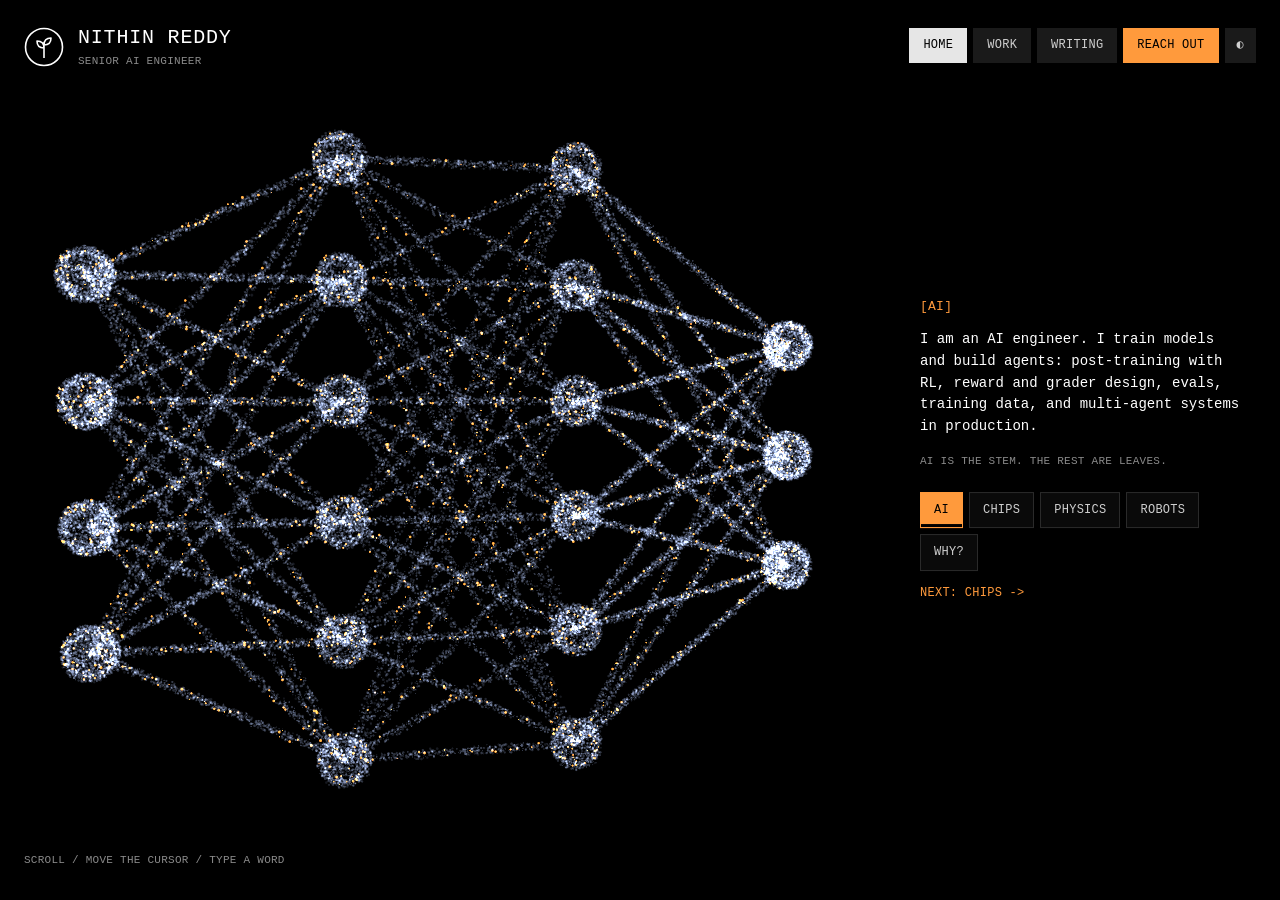
<file: writing/a-3b-model-that-reasons/index.html>
<!doctype html>
<html lang="en">
<head>
<meta charset="utf-8">
<meta name="viewport" content="width=device-width, initial-scale=1, viewport-fit=cover">
<title>A 3B model that reasons like a frontier one · Nithin Reddy Govindugari</title>
<meta name="description" content="What VibeThinker&#x27;s training recipe says about small models. An article by Nithin Reddy Govindugari.">
<meta name="author" content="Nithin Reddy Govindugari">
<link rel="canonical" href="https://nithingovindugari.com/writing/a-3b-model-that-reasons/">
<meta property="og:site_name" content="Nithin Reddy Govindugari">
<meta property="og:title" content="A 3B model that reasons like a frontier one · Nithin Reddy Govindugari">
<meta property="og:description" content="What VibeThinker&#x27;s training recipe says about small models. An article by Nithin Reddy Govindugari.">
<meta property="og:type" content="article">
<meta property="og:url" content="https://nithingovindugari.com/writing/a-3b-model-that-reasons/">
<meta name="twitter:card" content="summary">
<meta name="twitter:creator" content="@NithinRocks17">
<meta name="theme-color" content="#000000">
<link rel="icon" href="data:image/svg+xml,%3Csvg xmlns='http://www.w3.org/2000/svg' viewBox='0 0 40 40'%3E%3Crect width='40' height='40' fill='%23000'/%3E%3Ccircle cx='20' cy='20' r='16' fill='none' stroke='%23fff' stroke-width='2.4'/%3E%3Cpath d='M20 30V15M20 21c-5 0-7-3-7-7 5 0 7 3 7 7zm0-3c5 0 7-3 7-7-5 0-7 3-7 7z' fill='none' stroke='%23fff' stroke-width='2.4' stroke-linejoin='round'/%3E%3C/svg%3E">
<script type="application/ld+json">{"@context": "https://schema.org", "@type": "Person", "name": "Nithin Reddy Govindugari", "alternateName": "Nithin Reddy", "url": "https://nithingovindugari.com/", "jobTitle": "Senior AI Engineer", "description": "Nithin Reddy Govindugari is a Senior AI and ML Engineer with experience in core AI research and post-training of models: reinforcement learning, reward design, evals, training data and multi-agent systems.", "worksFor": {"@type": "Organization", "name": "Kasisto"}, "alumniOf": {"@type": "CollegeOrUniversity", "name": "San Jose State University"}, "knowsAbout": ["Artificial intelligence", "Machine learning", "AI research", "LLM post-training", "Reinforcement learning", "Reward design", "Model evaluation", "AI agents", "Multi-agent systems", "Quantum machine learning", "GPU kernels", "VLSI"], "sameAs": ["https://www.linkedin.com/in/nithin-reddy-6543a811a/", "https://github.com/nithingovindugari", "https://x.com/NithinRocks17", "https://huggingface.co/NithinReddyG"]}</script>
<style>
/* Layout: one black screen per page, never a long scroll. A particle cloud is the constant; it
   takes a different form on each page and morphs between them. Thin monospace UI around it.
   Four pages: home, work, writing, contact. Single dark look by choice. */
:root{
  color-scheme:dark;
  --bg:#000000; --text:#dedede; --strong:#ffffff; --muted:#8a8a8a; --chip:#1a1a1a; --chiptext:#cfcfcf; --line:#2a2a2a;
  --accent:#ff9a3c; --on-accent:#000000; --inv-bg:#e6e6e6; --inv-text:#000000; --panel:#0a0a0a; --veil:rgba(0,0,0,.72);
  --mono:"SF Mono","Menlo","Consolas","Liberation Mono",monospace;
}
:root[data-mode="light"]{
  color-scheme:light;
  --bg:#f4f2ec; --text:#2b2b2b; --strong:#000000; --muted:#6b6b6b; --chip:#e3e0d7; --chiptext:#333333; --line:#cdc9be;
  --accent:#c25e00; --on-accent:#ffffff; --inv-bg:#111111; --inv-text:#ffffff; --panel:#ebe8e0; --veil:rgba(244,242,236,.82);
}
*{box-sizing:border-box}
html,body{height:100%;overflow:hidden}
body{margin:0;background:var(--bg);color:var(--text);font:13px/1.4 var(--mono);text-transform:uppercase;letter-spacing:.02em}
canvas#bg{position:fixed;inset:0;width:100%;height:100%;display:block}
a{color:inherit;text-decoration:none}
button{font:inherit;color:inherit;text-transform:inherit;letter-spacing:inherit;background:none;border:0;padding:0;cursor:pointer}
:focus-visible{outline:1px solid var(--accent);outline-offset:3px}
p{margin:0}
[hidden]{display:none!important}
.ui{position:fixed;inset:0;pointer-events:none}
.ui>.sr{width:1px;height:1px;margin:-1px;overflow:hidden;clip:rect(0 0 0 0);white-space:nowrap}
.ui>*{position:absolute}
.brand{color:var(--strong);top:24px;left:24px;display:flex;gap:14px;align-items:center;pointer-events:auto}
.brand b{display:block;font-size:20px;font-weight:400;color:var(--strong);letter-spacing:.04em}
.brand span{font-size:11px;color:var(--muted)}
.nav{top:28px;right:24px;display:flex;gap:6px;pointer-events:auto}
.nav a{background:var(--chip);padding:9px 14px;font-size:12px;color:var(--chiptext)}
.nav a:hover{color:var(--strong)}
.nav button{background:var(--chip);color:var(--chiptext);padding:9px 12px;font-size:12px}
.nav button:hover{color:var(--strong)}
.nav a[aria-current="page"]{background:var(--inv-bg);color:var(--inv-text)}
.nav a.reach{background:var(--accent);color:var(--on-accent)}
.nav a.reach[aria-current="page"]{background:var(--strong);color:var(--bg)}

.side{right:40px;top:50%;transform:translateY(-50%);width:320px;max-height:70vh;overflow-y:auto;scrollbar-width:none;pointer-events:auto;transition:opacity .3s;text-shadow:0 0 12px var(--bg),0 0 4px var(--bg)}
.side::-webkit-scrollbar{display:none}
.side.wide{width:380px}
.side.reader{width:min(560px,46vw);max-height:76vh}
.back{display:inline-block;font-size:11px;color:var(--accent);margin-bottom:22px}
.back:hover{color:var(--strong)}
#reader{text-transform:none;letter-spacing:0}
#reader time{display:block;font-size:11px;color:var(--muted);text-transform:uppercase;letter-spacing:.02em}
#reader h1{font-size:22px;line-height:1.25;font-weight:400;color:var(--strong);margin:8px 0 20px}
#reader p{font-size:14.5px;line-height:1.7;color:var(--text);margin:0 0 1.1em}
#reader .src{margin-top:26px;padding-top:14px;border-top:1px solid var(--line);font-size:12px;color:var(--muted)}
#reader .src a{display:block;color:var(--accent);margin-top:6px}
#reader .src a:hover{color:var(--strong)}
.side h2{font-size:13px;font-weight:400;color:var(--accent);margin:0 0 1em}
.side h3{font-size:11px;font-weight:400;color:var(--accent);margin:26px 0 8px}
.side p.lead{font-size:14px;line-height:1.55;color:var(--strong);text-transform:none;letter-spacing:0}
.side small{display:block;margin-top:1.4em;font-size:11px;line-height:1.5;color:var(--muted)}
.item{display:block;padding:12px 0;border-top:1px solid var(--line)}
.item b{display:block;font-weight:400;color:var(--strong);font-size:13px}
.item span{display:block;color:var(--muted);font-size:12px;margin-top:4px;text-transform:none;letter-spacing:0;line-height:1.5}
.item i{font-style:normal;color:var(--muted);font-size:11px;float:right;margin-left:12px}
a.item:hover b,.item.on b{color:var(--accent)}
.big{display:block;padding:16px 0;border-top:1px solid var(--line);font-size:15px;color:var(--strong);text-transform:none;letter-spacing:0}
.big span{display:block;font-size:11px;color:var(--muted);text-transform:uppercase;letter-spacing:.02em;margin-bottom:4px}
a.big:hover{color:var(--accent)}

.labels{inset:0;pointer-events:none}
.labels button{position:absolute;left:0;top:0;pointer-events:auto;font-size:11px;color:var(--strong);background:var(--veil);border:1px solid var(--line);padding:4px 7px;white-space:nowrap;will-change:transform}
.labels button:hover,.labels button.on{border-color:var(--accent);color:var(--accent)}

#txt{transition:opacity .3s;min-height:10.5em}
.chapters{display:flex;flex-wrap:wrap;gap:6px;margin-top:22px;text-shadow:none}
.chapters button{position:relative;overflow:hidden;padding:9px 13px;font-size:12px;color:var(--chiptext);border:1px solid var(--line);background:var(--panel)}
.chapters button:hover{color:var(--strong);border-color:var(--strong)}
.chapters button[aria-current="true"]{color:var(--on-accent);background:var(--accent);border-color:var(--accent)}
.chapters.auto button[aria-current="true"]::after{content:"";position:absolute;left:0;bottom:0;height:3px;width:100%;background:var(--on-accent);transform-origin:left;animation:fill var(--dur,6s) linear}
@keyframes fill{from{transform:scaleX(0)}to{transform:scaleX(1)}}
.next{display:block;margin-top:14px;font-size:12px;color:var(--accent);text-shadow:none}
.next:hover{color:var(--strong)}
.hint{left:24px;bottom:32px;font-size:11px;color:var(--muted)}
.toast{left:50%;bottom:30px;transform:translateX(-50%);font-size:11px;color:var(--on-accent);background:var(--accent);padding:7px 12px;white-space:nowrap}

@media (max-width:1100px){.side,.side.wide{right:24px;width:290px}.side.reader{right:24px;width:min(440px,48vw)}}
@media (max-width:760px){
  .nav{top:84px;left:24px;right:24px}
  .nav a{flex:1;text-align:center;padding:8px 4px;font-size:11px}
  .nav button{padding:8px 10px}
  .side,.side.wide,.side.reader{left:24px;right:24px;top:auto;bottom:24px;width:auto;transform:none;max-height:40vh}
  .side.reader{max-height:58vh}
  .labels,.hint{display:none}
  #txt{min-height:0}
  .chapters button{padding:8px 9px;font-size:11px}
}
@media (prefers-reduced-motion:reduce){.side,#txt{transition:none}.chapters.auto button::after{display:none}}
</style>
</head>
<body>
<canvas id="bg" aria-hidden="true"></canvas>

<div class="ui">
  <a class="brand" href="/" data-route="home">
    <svg width="40" height="40" viewBox="0 0 40 40" aria-hidden="true"><circle cx="20" cy="20" r="18.5" fill="none" stroke="currentColor" stroke-width="1.6"/><path d="M20 31V15M20 21c-5 0-7-3-7-7 5 0 7 3 7 7zm0-3c5 0 7-3 7-7-5 0-7 3-7 7z" fill="none" stroke="currentColor" stroke-width="1.6" stroke-linejoin="round"/></svg>
    <div><b>Nithin Reddy</b><span>Senior AI Engineer</span></div>
  </a>
  <h1 class="sr">Nithin Reddy Govindugari, Senior AI Engineer</h1>
  <nav class="nav" id="nav">
    <a href="/" data-route="home">Home</a>
    <a href="/work" data-route="work">Work</a>
    <a href="/writing" data-route="writing">Writing</a>
    <a class="reach" href="/contact" data-route="contact">Reach out</a>
    <button id="mode" aria-label="Switch between dark and light">◐</button>
  </nav>

  <div class="labels" id="labels" hidden></div>

  <div class="side home" id="side">
    <section data-page="home" aria-live="polite">
      <div id="txt">
      <h2 id="ah">[ai]</h2>
      <p class="lead" id="ap">I am an AI engineer. I train models and build agents: post-training with RL, reward and grader design, evals, training data, and multi-agent systems in production.</p>
      <small id="as">ai is the stem. the rest are leaves.</small>
      </div>
      <div class="chapters auto" id="chapters">
        <button aria-current="true">AI</button><button>Chips</button><button>Physics</button><button>Robots</button><button>Why?</button>
      </div>
      <button class="next" id="next">Next: <span id="nextname">Chips</span> -></button>
    </section>

    <section data-page="work" hidden>
      <h2>[experience]</h2>
      <div class="item"><i>2024 to now</i><b>Senior AI Engineer, Kasisto</b><span>Agentic AI for banks: multi-agent systems, post-training and evals.</span></div>
      <div class="item"><i>2024</i><b>Founding ML Engineer, Neuroscale AI</b><span>Multimodal models that score video, audio and text, and the serving behind them.</span></div>
      <div class="item"><i>2023</i><b>Research Intern, SRI International</b><span>Quantum machine learning research and open quantum benchmarks.</span></div>
      <div class="item"><i>2022 to 2023</i><b>Research and Teaching Assistant, San Jose State University</b><span>Quantum machine learning research, at the intersection of AI and quantum computing. Also taught the analog electronics lab.</span></div>
      <div class="item"><b>President, ISO, San Jose State University</b><span>Led a 50-member team. Won Best Club of the Year out of 200+ clubs.</span></div>
      <div class="item"><i>2018 to 2021</i><b>Software Engineer in AI &amp; ML, Accenture</b><span>Shipped ML, NLP and vision models and distributed systems in supply chain, healthcare and finance. Won the Highflyer award in two quarters of FY2021, among 500+ employees.</span></div>
      <h3>Projects and papers</h3>
      <div id="worklist"></div>
    </section>

    <section data-page="writing" hidden>
      <h2>[writing]</h2>
      <div id="postlist"></div>
      <h3>Code I'm reading</h3>
      <a class="item" href="https://github.com/radixark/miles"><b>miles</b><span>RL framework for LLM post-training</span></a>
      <a class="item" href="https://github.com/huggingface/OpenEnv"><b>OpenEnv</b><span>RL post-training environments</span></a>
      <a class="item" href="https://github.com/NVIDIA/Megatron-LM"><b>Megatron-LM</b><span>Training transformers at scale</span></a>
    </section>

    <section data-page="post" hidden>
      <a class="back" href="/writing" data-route="writing"><- all writing</a>
      <article id="reader"></article>
    </section>

    <section data-page="contact" hidden>
      <h2>[reach out]</h2>
      <a class="big" id="mail" href="mailto:nithingovindugari@gmail.com"><span>Email</span>nithingovindugari@gmail.com</a>
      <a class="big" href="https://www.linkedin.com/in/nithin-reddy-6543a811a/"><span>LinkedIn</span>nithin-reddy-6543a811a</a>
      <a class="big" href="https://x.com/NithinRocks17"><span>X</span>@NithinRocks17</a>
      <a class="big" href="https://github.com/nithingovindugari"><span>GitHub</span>nithingovindugari</a>
      <a class="big" href="https://huggingface.co/NithinReddyG"><span>Hugging Face</span>NithinReddyG</a>
    </section>
  </div>

  <div class="hint" id="hint">scroll / move the cursor / type a word</div>
  <div class="toast" id="toast" aria-live="polite" hidden></div>
</div>

<script src="/three.min.js"></script>
<script>
(function(){
  var CH=[
    ['[ai]','I am an AI engineer. I train models and build agents: post-training with RL, reward and grader design, evals, training data, and multi-agent systems in production.','ai is the stem. the rest are leaves.'],
    ['[chips]','I have worked on analog circuits, VLSI, FPGA datapaths, device simulation and GPU kernels.','cadence · verilog · tcad · cuda'],
    ['[physics]','I have worked on device physics and published quantum computing research, with quantum algorithms run on real hardware. I have also worked on cryogenic devices and quantum benchmarks.','"move with some blur or stay still with false clarity." (me, on x)'],
    ['[robots]','What is the point of physical and digital intelligence if we can\'t join them?',''],
    ['[why?]','I read a lot outside AI: physics, history, geopolitics, and biographies of founders and scientists.','"built ai that can write code, make art, and solve problems. still can\'t get it to network for me." (me, on x)']
  ];
  // work items sit on nodes of the neural net: [layer, index in layer]
  var WORK=[
    {n:'PhyChip',y:'2026',d:'A 3B model learns to design analog circuits. A circuit simulator grades each one.',h:'https://github.com/nithingovindugari/phychip',at:[0,0]},
    {n:'The lab',y:'building',d:'An agent that runs experiments in a simulator and picks the next one. Not finished.',at:[0,1]},
    {n:'Athma',y:'ongoing',d:'A personal AI with long-term memory and voice, on an agent harness I wrote.',at:[0,2]},
    {n:'Research intern agent',y:'2026',d:'Plans, runs and writes up ML experiments.',at:[0,3]},
    {n:'NextGen Recruit',y:'2024',d:'A multi-agent system, built before agents were common.',h:'https://github.com/nithingovindugari/Generative_AI_Recruitment_Co-Pilot',at:[1,1]},
    {n:'Fixed-point MAC unit',y:'2023',d:'A multiply-accumulate datapath on an FPGA, in Verilog.',at:[2,2]},
    {n:'Cryogenic FinFET amplifier',y:'2023',d:'A 45 nm low-noise amplifier at cryogenic temperature. Simulated.',at:[2,4]},
    {n:'FinRAG-12B',y:'paper · ACL 2026',d:'A 12B model that answers bank customers with citations.',at:[3,0]},
    {n:'Quantum solver for a transistor',y:'paper · SISPAD 2024',d:'First author. A quantum algorithm for the electrostatics inside a transistor, run on IBM hardware.',at:[3,1]},
    {n:'Quantum benchmarks',y:'paper · arXiv 2024',d:'How well quantum computers handle harder real applications, against what they cost to run.',at:[3,2]}
  ];
  var POSTS=[
    {s:'prompt-injection-random-id',t:'A cheap prompt-injection trick that actually works',d:'21 Jun 2026',p:'Wrap untrusted input in a random ID the attacker cannot guess.',b:[
      'Wrap untrusted input in a random ID that you generate fresh for each request. Then tell the model that everything inside that ID is data and never instructions.',
      'The random part matters. An attacker cannot guess the tag, so they cannot close it and slip their own instructions in after it. A fixed tag can be forged.',
      'Microsoft calls this family of techniques spotlighting. In their paper, plain delimiting left attack success above 50%. A random delimiter plus datamarking plus an explicit instruction brought it under 2% on GPT models.',
      'It is a mitigation. It does not fix prompt injection. Anything that can do real damage still needs least privilege and a gate on the action.'],
     r:[['Spotlighting paper','https://arxiv.org/abs/2403.14720']]},
    {s:'what-stops-an-agent-loop',t:'What stops an agent loop going berserk?',d:'20 Jun 2026',p:'How a self-looping agent avoids a huge API bill.',b:[
      'A self-looping agent sounds one bug away from a huge API bill. I read how Claude Code\'s /loop is built to see what stops that.',
      'The loop does not repeat by default. In self-paced mode it continues only if the model makes an explicit call to schedule the next tick. If it makes no call, the loop ends. To run forever it would have to choose to continue on every tick.',
      'There are limits on top of that. Each wait is clamped between 1 minute and 1 hour. The loop expires after a maximum window. A person can interrupt any tick. Between ticks the model is dormant and uses no tokens.',
      'What I took from it for my own systems: make continuing the deliberate act and stopping the default.'],r:[]},
    {s:'how-loop-works',t:'How /loop actually works',d:'20 Jun 2026',p:'A scheduled re-invocation, and why 5 minutes is the worst interval.',b:[
      'Claude Code\'s /loop is a scheduled re-invocation of the same prompt, with fresh context on each tick. There is no while(true) running on a server. Between ticks the model is dormant: zero tokens, zero compute.',
      'That changes how you pick the interval. The prompt cache lives for about 5 minutes. Wake up under about 270 seconds and the context is still cached, which is cheap. Wake up after 300 seconds and the whole context is read again uncached. So 300 seconds is the worst choice: you pay the full cache miss and gain almost no extra wait. Stay under 270 seconds or go past 1200.',
      'The biggest waste I see is polling work the harness already tracks, like a background job or a sub-agent. The harness re-invokes you when that work finishes, so polling it wakes you for nothing. Short intervals are for outside state with no callback, such as a CI run or a deploy.'],r:[]},
    {s:'a-3b-model-that-reasons',t:'A 3B model that reasons like a frontier one',d:'17 Jun 2026',p:'What VibeThinker\'s training recipe says about small models.',b:[
      'VibeThinker-3B is a 3 billion parameter model. Its model card reports 94.3 on AIME 2026, 80.2 Pass@1 on LiveCodeBench v6, and 123 of 128 recent LeetCode contest problems solved on the first attempt. The models it is compared against are 200 to 300 times larger.',
      'The base is Qwen2.5-Coder-3B, which is about a year old. Nearly all of the gain comes from post-training: two stages of supervised fine-tuning, then RL with a method called MGPO that up-weights problems that are neither too easy nor too hard for the current policy. A final stage rewards shorter correct answers.',
      'This works in domains where an answer can be checked. Math and code give a clean right-or-wrong signal to train against. Open-ended knowledge does not, so a 3B model will not replace a large one for everything.',
      'The weights are MIT licensed on Hugging Face. The release was days old when I wrote this, so real-world results were still coming in.'],
     r:[['Paper','https://huggingface.co/papers/2606.16140'],['Code','https://github.com/WeiboAI/VibeThinker']]},
    {s:'inference-bottleneck-moved-twice',t:'The LLM inference bottleneck moved twice',d:'16 Jun 2026',p:'First the KV cache, then prefill and decode. Both fixes were software.',b:[
      'Two years ago, scaling LLM inference meant buying more GPUs. Then people looked at where the GPU memory went.',
      'The first bottleneck was the KV cache. Each request reserved room for its longest possible answer and usually used 20 to 30% of it. The PagedAttention paper measured 60 to 80% of KV memory wasted in earlier systems. vLLM pages that memory the way an operating system pages virtual memory. Waste dropped under 4% and throughput rose 2 to 4x on the same hardware.',
      'The second was prefill and decode sharing a GPU. Reading the prompt is compute-bound and sets time to first token. Writing the answer is memory-bandwidth-bound and sets the time between tokens. On one GPU they slow each other down. llm-d puts them on separate pools and ships the cache between them, and reports up to 70% more tokens per second.',
      'It only pays at scale. On a small or untuned workload, moving the cache costs more than it saves, and the vLLM docs report a 20 to 30% slowdown.'],
     r:[['PagedAttention paper','https://arxiv.org/abs/2309.06180'],['llm-d','https://github.com/llm-d/llm-d'],['vLLM disaggregated prefill','https://docs.vllm.ai/en/latest/features/disagg_prefill']]},
    {s:'agentic-rl-loops-are-broken',t:'Most agentic-RL training loops are silently broken',d:'14 Jun 2026',p:'The hard problems are in the infrastructure now.',b:[
      'Single-turn RL is clean. Multi-turn RL, the part that makes a model an agent, degenerates quietly, and the loss curve does not warn you. Most of the hard problems are now in the infrastructure around the algorithm.',
      'Weight sync is one. Every RL step ships fresh weights to the rollout workers. Hugging Face\'s science team cut that bandwidth by about 100x and removed the need for a shared cluster, by decoupling the trainer from inference.',
      'Data is another. For computer-use agents the algorithm is settled and the shortage is training environments, so the current bet is to synthesize them (CUA-Gym).',
      'The agent harness is also becoming the RL environment. Polar plugs Codex and Claude Code in directly.',
      'One result changed how I think about model size. On ML-engineering tasks, RL on a small model beat a frontier model used off the shelf (ICLR 2026). When the task is narrow and checkable, post-training matters more than parameter count.'],
     r:[['arXiv 2509.01684','https://arxiv.org/abs/2509.01684'],['arXiv 2510.07307','https://arxiv.org/abs/2510.07307']]}
  ];
  var COUNTS=[4,6,6,3],XS=[-1.25,-.42,.42,1.25];
  function nodePos(l,k){return [XS[l],(k-(COUNTS[l]-1)/2)*.42,0]}
  var SHAPE={work:0,writing:5,post:5,contact:6};
  var page='home',chap=0,shape=0,lock=0,reduce=matchMedia('(prefers-reduced-motion: reduce)').matches;
  var side=document.getElementById('side'),btns=[].slice.call(document.querySelectorAll('#chapters button'));
  var chapters=document.getElementById('chapters'),hint=document.getElementById('hint'),labels=document.getElementById('labels');
  var txt=document.getElementById('txt'),nextname=document.getElementById('nextname'),auto=!reduce;
  function manual(){auto=false;chapters.classList.remove('auto')}
  var morph=function(){},refit=function(){},paint=function(){},select=function(){};
  var secret=false,secretTimer=0,toast=document.getElementById('toast');
  var mode='dark';try{if(localStorage.getItem('mode')==='light')mode='light'}catch(e){}
  function setMode(m){mode=m;document.documentElement.setAttribute('data-mode',m);try{localStorage.setItem('mode',m)}catch(e){}paint()}
  document.documentElement.setAttribute('data-mode',mode);
  document.getElementById('mode').addEventListener('click',function(){setMode(mode==='dark'?'light':'dark')});
  function setShape(i){if(i===shape)return;var p=shape;shape=i;morph(p,i)}

  // ----- work list and node labels -----
  var wl=document.getElementById('worklist'),rows=[],labs=[];
  WORK.forEach(function(w,i){
    var el=document.createElement(w.h?'a':'div');el.className='item';if(w.h)el.href=w.h;
    el.innerHTML='<i></i><b></b><span></span>';el.children[0].textContent=w.y;el.children[1].textContent=w.n;el.children[2].textContent=w.d;
    wl.appendChild(el);rows.push(el);
    var b=document.createElement('button');b.textContent=w.n;labels.appendChild(b);labs.push(b);
    function pick(){select(w.at);rows.forEach(function(r,j){r.classList.toggle('on',j===i)});labs.forEach(function(l,j){l.classList.toggle('on',j===i)});
      el.scrollIntoView({block:'nearest',behavior:reduce?'auto':'smooth'})}
    b.addEventListener('click',pick);b.addEventListener('mouseenter',pick);el.addEventListener('mouseenter',function(){select(w.at);labs.forEach(function(l,j){l.classList.toggle('on',j===i)})});
  });

  // ----- writing list and reader -----
  var pl=document.getElementById('postlist'),reader=document.getElementById('reader');
  POSTS.forEach(function(o){var a=document.createElement('a');a.className='item';a.href='/writing/'+o.s;a.dataset.route='post';a.dataset.slug=o.s;
    a.innerHTML='<i></i><b></b><span></span>';a.children[0].textContent=o.d;a.children[1].textContent=o.t;a.children[2].textContent=o.p;pl.appendChild(a)});
  function fill(o){reader.textContent='';
    var tm=document.createElement('time');tm.textContent=o.d;reader.appendChild(tm);
    var h=document.createElement('h1');h.textContent=o.t;reader.appendChild(h);
    o.b.forEach(function(x){var p=document.createElement('p');p.textContent=x;reader.appendChild(p)});
    if(o.r.length){var s=document.createElement('div');s.className='src';s.textContent='Sources';
      o.r.forEach(function(r){var a=document.createElement('a');a.href=r[1];a.textContent=r[0];s.appendChild(a)});reader.appendChild(s)}}

  // ----- home chapters -----
  function go(i){
    i=(i+CH.length)%CH.length;if(i===chap)return;chap=i;
    btns.forEach(function(b,j){b.setAttribute('aria-current',j===i?'true':'false')});
    txt.style.opacity=0;nextname.textContent=btns[(i+1)%CH.length].textContent;
    setTimeout(function(){document.getElementById('ah').textContent=CH[i][0];document.getElementById('ap').textContent=CH[i][1];document.getElementById('as').textContent=CH[i][2];txt.style.opacity=1;refit()},reduce?0:280);
    setShape(i);
  }
  btns.forEach(function(b,i){b.addEventListener('click',function(){manual();go(i)})});
  document.getElementById('next').addEventListener('click',function(){manual();go(chap+1)});
  if(reduce)chapters.classList.remove('auto');
  btns[0].style.setProperty('--dur','14s');
  (function tick(){setTimeout(function(){if(auto&&page==='home'&&!document.hidden)go(chap+1);tick()},chap===0?14000:6000)})();
  addEventListener('wheel',function(e){
    if(page!=='home')return; e.preventDefault();
    var n=Date.now();if(n<lock||Math.abs(e.deltaY)<12)return;lock=n+900;manual();go(chap+(e.deltaY>0?1:-1));
  },{passive:false});
  addEventListener('keydown',function(e){
    if(page!=='home')return;
    if(e.key==='ArrowDown'||e.key==='ArrowRight'||e.key==='PageDown'){manual();go(chap+1)}
    else if(e.key==='ArrowUp'||e.key==='ArrowLeft'||e.key==='PageUp'){manual();go(chap-1)}
  });
  var SECRETS={rl:[7,'reward curve'],reward:[7,'reward curve'],loop:[8,'loop']};
  var WORDS={ai:0,chip:1,chips:1,atom:2,physics:2,robot:3,robots:3,why:4};
  function showSecret(s){secret=true;setShape(s[0]);toast.textContent='found: '+s[1];toast.hidden=false;clearTimeout(secretTimer);
    secretTimer=setTimeout(function(){secret=false;toast.hidden=true;setShape(page==='home'?chap:SHAPE[page])},7000)}
  var typed='';
  addEventListener('keydown',function(e){
    if(e.metaKey||e.ctrlKey||e.altKey||!/^[a-zA-Z]$/.test(e.key))return;
    typed=(typed+e.key.toLowerCase()).slice(-8);
    for(var k in SECRETS){if(typed.slice(-k.length)===k){typed='';showSecret(SECRETS[k]);return}}
    if(page!=='home')return;
    for(var w in WORDS){if(typed.slice(-w.length)===w&&WORDS[w]!==chap&&w.length>2){typed='';manual();go(WORDS[w]);return}}
  });
  var ty=null;
  addEventListener('touchstart',function(e){ty=(page!=='home'||(e.target.closest&&e.target.closest('.nav,.side,.brand')))?null:e.touches[0].clientY},{passive:true});
  addEventListener('touchend',function(e){if(ty===null)return;var d=ty-e.changedTouches[0].clientY;if(Math.abs(d)>50){manual();go(chap+(d>0?1:-1))}ty=null},{passive:true});

  // ----- pages -----
  // On the real domain each page has its own path (404.html serves the same app for deep links).
  // Anywhere else (previews, file://) the page name lives in the hash.
  var paths=/nithingovindugari/.test(location.hostname);
  function current(){var s=paths?location.pathname.replace(/^\/+|\/+$/g,''):location.hash.slice(1);
    if(paths&&s.indexOf('writing/')===0)return ['post',s.slice(8)];
    if(!paths&&s.indexOf('post-')===0)return ['post',s.slice(5)];
    return [SHAPE.hasOwnProperty(s)&&s!=='post'?s:'home',null]}
  function show(p,slug){
    var post=null;if(p==='post'){post=POSTS.filter(function(o){return o.s===slug})[0];if(post)fill(post);else p='writing'}
    page=p;
    [].forEach.call(side.querySelectorAll('section'),function(s){s.hidden=s.dataset.page!==p});
    side.className='side'+(p==='home'?' home':'')+(p==='work'||p==='writing'?' wide':'')+(p==='post'?' reader':'');side.scrollTop=0;
    hint.hidden=p!=='home';labels.hidden=p!=='work';
    [].forEach.call(document.querySelectorAll('#nav a'),function(a){a.dataset.route===(p==='post'?'writing':p)?a.setAttribute('aria-current','page'):a.removeAttribute('aria-current')});
    document.title=p==='home'?"Nithin Reddy Govindugari | Senior AI Engineer":(post?post.t:p.charAt(0).toUpperCase()+p.slice(1))+' · Nithin Reddy Govindugari';
    secret=false;clearTimeout(secretTimer);toast.hidden=true;if(p!=='work')select(null);
    setShape(p==='home'?chap:SHAPE[p]);refit();
  }
  document.addEventListener('click',function(e){
    var a=e.target.closest&&e.target.closest('a[data-route]');if(!a||e.metaKey||e.ctrlKey||e.shiftKey)return;
    e.preventDefault();var p=a.dataset.route,sl=a.dataset.slug||null,h=p==='post'?'post-'+sl:p;
    if(paths){history.pushState(null,'',p==='home'?'/':p==='post'?'/writing/'+sl:'/'+p);show(p,sl)}
    else if(location.hash.slice(1)===h)show(p,sl);
    else location.hash=h;
  });
  function sync(){var c=current();show(c[0],c[1])}
  addEventListener('popstate',sync);
  addEventListener('hashchange',function(){if(!paths)sync()});

  // ---------- particles ----------
  var webgl=!!window.THREE,cv=document.getElementById('bg'),renderer;
  if(webgl){try{renderer=new THREE.WebGLRenderer({canvas:cv,antialias:false,alpha:false})}catch(err){webgl=false}}
  if(!webgl){sync();return}
  var small=innerWidth<=760,N=small?30000:90000,dpr=Math.min(devicePixelRatio||1,2);
  renderer.setPixelRatio(dpr);renderer.setClearColor(0x000000,1);
  var scene=new THREE.Scene(),cam=new THREE.PerspectiveCamera(35,1,0.1,100);cam.position.set(0,0,5.2);
  var R=Math.random,TAU=Math.PI*2;
  function j(s){return (R()-.5)*s}
  function seg(a,b,t){return [a[0]+(b[0]-a[0])*t,a[1]+(b[1]-a[1])*t,a[2]+(b[2]-a[2])*t]}
  function shell(c,r){var u=R()*2-1,th=R()*TAU,s=Math.sqrt(1-u*u);return [c[0]+r*s*Math.cos(th),c[1]+r*s*Math.sin(th),c[2]+r*u]}
  function tri(a,b,c){var u=R(),v=R();if(u+v>1){u=1-u;v=1-v}return [a[0]+(b[0]-a[0])*u+(c[0]-a[0])*v,a[1]+(b[1]-a[1])*u+(c[1]-a[1])*v,a[2]+(b[2]-a[2])*u+(c[2]-a[2])*v]}

  function net(){
    var L=COUNTS.map(function(n,i){var a=[];for(var k=0;k<n;k++)a.push(nodePos(i,k));return a});
    return function(){
      if(R()<.34){var l=L[(R()*4)|0];return shell(l[(R()*l.length)|0],.085)}
      var i=(R()*3)|0,a=L[i][(R()*L[i].length)|0],b=L[i+1][(R()*L[i+1].length)|0],p=seg(a,b,R());p[2]+=j(.03);p[1]+=j(.012);return p}
  }
  function chip(){
    var S=.8,D=.42;
    function rect(h){var t=R()*4|0,u=(R()*2-1)*h;return t===0?[u,h,0]:t===1?[u,-h,0]:t===2?[h,u,0]:[-h,u,0]}
    return function(){
      var r=R(),p,inner=true;
      if(r<.2)p=rect(S);
      else if(r<.36)p=rect(D);
      else if(r<.56){p=[(R()*2-1)*D,(R()*2-1)*D,0];if(R()<.6){var ax=(R()*2)|0;p[ax]=Math.round(p[ax]/.105)*.105}}
      else{var sd=R()*4|0,k=((R()*10)|0)-4.5,o=k*.15,t=R();inner=r<.8;
        var a=inner?D:S,b=inner?S:S+.3,d=a+(b-a)*t;
        p=sd===0?[o,d,0]:sd===1?[o,-d,0]:sd===2?[d,o,0]:[-d,o,0]}
      p[2]=j(inner?.05:.02);return p}
  }
  function atom(){
    return function(){
      if(R()<.14)return shell([0,0,0],.17*Math.cbrt(R()));
      var k=(R()*3)|0,e=R()<.1,a=e?(k*2.1+.6)+j(.09):R()*TAU,rr=1.2+j(e?.07:.012);
      var x=rr*Math.cos(a),y=rr*Math.sin(a)*.36,z=rr*Math.sin(a)*.93+j(e?.07:.012),c=Math.cos(k*TAU/6),s=Math.sin(k*TAU/6);
      if(e)y+=j(.07);
      return [x*c-y*s,x*s+y*c,z]}
  }
  function robot(){
    var W=.78,H=.6,Dp=.45;
    return function(){
      var r=R(),p;
      if(r<.34){var ax=(R()*3)|0,u=R()*2-1,s1=R()<.5?1:-1,s2=R()<.5?1:-1;p=ax===0?[u*W,s1*H,s2*Dp]:ax===1?[s1*W,u*H,s2*Dp]:[s1*W,s2*H,u*Dp]}
      else if(r<.5){var f=(R()*3)|0,a=R()*2-1,b=R()*2-1,sg=R()<.5?1:-1;p=f===0?[a*W,b*H,sg*Dp]:f===1?[sg*W,a*H,b*Dp]:[a*W,sg*H,b*Dp]}
      else if(r<.76){var sx=R()<.5?1:-1,an=R()*TAU;p=[sx*.34+.2*Math.cos(an),.08+.2*Math.sin(an),Dp+.02]}
      else if(r<.86){var sx2=R()<.5?1:-1,an2=R()*TAU,rd=.085*Math.sqrt(R());p=[sx2*.34+rd*Math.cos(an2),.08+rd*Math.sin(an2),Dp+.03]}
      else if(r<.92){var t=R()*2-1;p=[t*.24,-.3-.07*(1-t*t),Dp+.02]}
      else if(r<.96){p=[(R()<.5?.3:-.3)+j(.012),H+R()*.3,0]}
      else p=shell([R()<.5?.3:-.3,H+.36,0],.06);
      return p}
  }
  function why(){
    return function(){
      var r=R(),p;
      if(r<.68){var an=(170-250*R())*Math.PI/180;p=[.42*Math.cos(an)+j(.09),.5+.42*Math.sin(an)+j(.09),j(.09)]}
      else if(r<.84){var t=R();p=[.073*(1-t)+j(.09),.086-.36*t+j(.05),j(.09)]}
      else p=shell([0,-.66,0],.12*Math.cbrt(R()));
      return p}
  }
  function book(){ // open book, pages curve up from the spine, lines of text on each page
    var PW=1.15,PH=.78;
    function z(x){return .2*Math.sin(Math.min(1,Math.abs(x)/PW)*Math.PI)}
    return function(){
      var r=R(),s=R()<.5?1:-1,x,y;
      if(r<.3){var e=R()*3|0;if(e===0){x=s*PW;y=(R()*2-1)*PH}else{x=s*R()*PW;y=(e===1?1:-1)*PH}}
      else if(r<.8){var line=(R()*9)|0,len=.86-.3*((line*7)%4)/4;x=s*(.12+R()*len*(PW-.2));y=PH-.16-line*.16}
      else if(r<.9){x=j(.03);y=(R()*2-1)*PH}
      else{x=s*R()*PW;y=(R()*2-1)*PH}
      return [x,y,z(x)+j(.012)]}
  }
  function plane(){ // paper dart
    var Nn=[1.3,0,0],L=[-1,.14,.82],Rt=[-1,.14,-.82],C=[-1,.14,0],K=[-1,-.42,0],E=[[Nn,L],[Nn,Rt],[Nn,C],[Nn,K],[L,C],[Rt,C],[C,K]];
    return function(){
      var r=R(),p;
      if(r<.6){var e=E[(R()*E.length)|0];p=seg(e[0],e[1],R())}
      else if(r<.78)p=tri(Nn,L,C);
      else if(r<.96)p=tri(Nn,Rt,C);
      else p=tri(Nn,C,K);
      p[0]+=j(.012);p[1]+=j(.012);p[2]+=j(.012);return p}
  }
  function curve(){ // a reward curve climbing toward a dashed pass line
    return function(){
      var r=R(),p;
      if(r<.12)p=[-1.2+R()*2.4,-.72,0];
      else if(r<.22)p=[-1.2,-.72+R()*1.5,0];
      else if(r<.34){var x=-1.2+R()*2.4;p=[Math.floor(x/.16)%2?x:x+.08,.55,0]}
      else{var u=R(),y=-.62+1.05*(1-Math.exp(-3.2*u))+.05*Math.sin(u*40)+.03*Math.sin(u*97);p=[-1.15+2.3*u,y+j(.05),0]}
      p[2]=j(.03);return p}
  }
  function loop8(){
    return function(){
      var a=R()*TAU,s=Math.sin(a),c=Math.cos(a),k=1+s*s;
      return [1.25*c/k+j(.07),1.5*s*c/k+j(.07),j(.07)]}
  }
  var gens=[net(),chip(),atom(),robot(),why(),book(),plane(),curve(),loop8()],NS=gens.length,geo=new THREE.BufferGeometry();
  gens.forEach(function(g,k){var arr=new Float32Array(N*3);for(var i=0;i<N;i++){var p=g();arr[i*3]=p[0];arr[i*3+1]=p[1];arr[i*3+2]=p[2]}
    geo.setAttribute('a'+k,new THREE.BufferAttribute(arr,3));if(k===0)geo.setAttribute('position',new THREE.BufferAttribute(arr,3))});
  var rnd=new Float32Array(N*4);for(var i=0;i<N*4;i++)rnd[i]=R();geo.setAttribute('aRnd',new THREE.BufferAttribute(rnd,4));
  function onehot(i){var a=[];for(var k=0;k<NS;k++)a.push(k===i?1:0);return a}
  var U={uF:{value:onehot(0)},uT:{value:onehot(0)},uMix:{value:1},uTime:{value:0},uSize:{value:(small?11:13)*dpr},
    uAspect:{value:1},uTrail:{value:[0,1,2,3,4,5].map(function(){return new THREE.Vector3(9,9,0)})},uSel:{value:new THREE.Vector3()},uSelOn:{value:0},uAccent:{value:new THREE.Color('#ff9a3c')},uLight:{value:0}};
  var attrs='',sumF='',sumT='';for(var k=0;k<NS;k++){attrs+='attribute vec3 a'+k+';';sumF+=(k?'+':'')+'a'+k+'*uF['+k+']';sumT+=(k?'+':'')+'a'+k+'*uT['+k+']'}
  var mat=new THREE.ShaderMaterial({uniforms:U,transparent:true,depthWrite:false,depthTest:false,blending:THREE.AdditiveBlending,
    vertexShader:[
    attrs+'attribute vec4 aRnd;',
    'uniform float uF['+NS+'];uniform float uT['+NS+'];uniform float uMix;uniform float uTime;uniform float uSize;uniform float uAspect;uniform vec3 uTrail[6];uniform vec3 uSel;uniform float uSelOn;',
    'varying float vAcc;varying float vB;',
    'void main(){',
    ' float m=clamp(uMix*1.4-aRnd.x*0.4,0.0,1.0);m=m*m*(3.0-2.0*m);',
    ' vec3 p=mix('+sumF+','+sumT+',m);',
    ' float burst=sin(m*3.14159);',
    ' vec3 n=vec3(sin(aRnd.y*40.0+uTime*0.7),cos(aRnd.z*37.0+uTime*0.6),sin(aRnd.w*31.0+uTime*0.5));',
    ' p+=n*(0.010+burst*0.45*aRnd.w);',
    ' vec4 mv=modelViewMatrix*vec4(p,1.0);vec4 c=projectionMatrix*mv;',
    ' vec2 ndc=c.xy/c.w;vec2 push=vec2(0.0);float glow=0.0;',
    ' for(int i=0;i<6;i++){vec2 d=ndc-uTrail[i].xy;d.x*=uAspect;float f=exp(-dot(d,d)*20.0)*uTrail[i].z;vec2 dir=normalize(d+vec2(0.0001));dir.x/=uAspect;push+=dir*f;glow+=f;}',
    ' c.xy+=push*c.w*0.2*(0.4+aRnd.z);',
    ' float sel=uSelOn*(1.0-step(0.1,distance(a0,uSel)));',
    ' gl_Position=c;gl_PointSize=uSize*(0.55+aRnd.z)*(1.0+sel*0.6)/-mv.z;',
    ' vAcc=max(max(step(0.97,aRnd.y),sel),step(1.0-min(glow,1.0)*0.5,aRnd.w));vB=0.3+0.7*aRnd.x;}'].join('\n'),
    fragmentShader:[
    'precision mediump float;uniform vec3 uAccent;uniform float uLight;varying float vAcc;varying float vB;',
    'void main(){vec2 q=gl_PointCoord-0.5;float r=dot(q,q);if(r>0.25)discard;float a=smoothstep(0.25,0.0,r);',
    ' if(uLight>0.5){gl_FragColor=vec4(mix(vec3(0.07,0.08,0.11),uAccent,vAcc),a*mix(0.16+0.3*vB,0.95,vAcc));}',
    ' else{vec3 col=mix(vec3(0.72,0.8,1.0)*vB*0.3,uAccent*1.3,vAcc);gl_FragColor=vec4(col*a,1.0);}}'].join('\n')});
  var pts=new THREE.Points(geo,mat);pts.frustumCulled=false;var grp=new THREE.Group();grp.add(pts);scene.add(grp);

  paint=function(){var cs=getComputedStyle(document.documentElement),L=mode==='light';
    renderer.setClearColor(new THREE.Color(cs.getPropertyValue('--bg').trim()),1);U.uAccent.value.set(cs.getPropertyValue('--accent').trim());U.uLight.value=L?1:0;
    mat.blending=L?THREE.NormalBlending:THREE.AdditiveBlending;mat.needsUpdate=true};
  paint();
  select=function(at){if(!at){U.uSelOn.value=0;return}var np=nodePos(at[0],at[1]);U.uSel.value.set(np[0],np[1],np[2]);U.uSelOn.value=1};
  var t0=-1e9,DUR=1700,trail=U.uTrail.value;
  morph=function(a,b){U.uF.value=onehot(a);U.uT.value=onehot(b);if(reduce){U.uMix.value=1}else{U.uMix.value=0;t0=performance.now()}};

  var mx=0,my=0,pmx=0,pmy=0,inside=false,force=0,bx=0,by=0,flyT=-1e9;
  function ptr(x,y){mx=x/innerWidth*2-1;my=-(y/innerHeight*2-1);inside=true}
  addEventListener('pointermove',function(e){ptr(e.clientX,e.clientY)},{passive:true});
  addEventListener('pointerdown',function(e){ptr(e.clientX,e.clientY)},{passive:true});
  document.addEventListener('pointerleave',function(){inside=false});
  document.getElementById('mail').addEventListener('click',function(){if(!reduce)flyT=performance.now()});

  var K=3.279; // world units visible top to bottom at z=0 (fov 35, camera 5.2 away)
  function size(){var w=innerWidth,h=innerHeight;renderer.setSize(w,h,false);cam.aspect=w/h;cam.updateProjectionMatrix();U.uAspect.value=w/h;
    small=w<=760;var ppu=h/K,ab=side.getBoundingClientRect(),cx,cy,s;
    if(small){var top=130,bot=ab.top-16;cx=w/2;cy=(top+bot)/2;s=Math.min((w-32)/(2.75*ppu),(bot-top)/(2.5*ppu))}
    else{var wk=page==='work',left=wk?120:40,right=ab.left-(wk?110:36);cx=(left+right)/2;cy=h/2+10;s=Math.min((right-left)/(2.75*ppu),(h-200)/(2.5*ppu),1.05)}
    s=Math.max(.3,s);grp.scale.setScalar(s);bx=(cx-w/2)/ppu;by=(h/2-cy)/ppu}
  addEventListener('resize',size);refit=size;
  var v=new THREE.Vector3();
  function frame(now){
    var t=now/1000;U.uTime.value=reduce?0:t;
    if(!reduce&&U.uMix.value<1)U.uMix.value=Math.min(1,(now-t0)/DUR);
    var sp=Math.hypot(mx-pmx,my-pmy);pmx=mx;pmy=my;
    force+=((inside?Math.min(1,.22+sp*30):0)-force)*.08;
    for(var q=1;q<6;q++)trail[q].z*=.93;
    if(Math.hypot(mx-trail[1].x,my-trail[1].y)>.05){for(q=5;q>1;q--)trail[q].copy(trail[q-1]);trail[1].set(trail[0].x,trail[0].y,trail[0].z*.8)}
    trail[0].set(mx,my,force);
    var sw=reduce?0:Math.sin(t*.35),ry,rx;
    if(secret){ry=sw*.2+mx*.2;rx=-my*.1}
    else if(page==='work'){ry=sw*.16+mx*.12;rx=-my*.08}
    else if(page==='writing'||page==='post'){ry=sw*.14+mx*.2;rx=-.62-my*.12}
    else if(page==='contact'){ry=-.6+sw*.18+mx*.25;rx=.32-my*.15}
    else{ry=sw*.45+mx*.35;rx=(chap===1?-.75:chap===2?.25:.05)-my*.2}
    grp.rotation.y+=(ry-grp.rotation.y)*.06;grp.rotation.x+=(rx-grp.rotation.x)*.06;
    var f=(now-flyT)/1300,ox=0,oy=0;
    if(f<1){ox=f*f*5;oy=f*f*2.4}else if(flyT>0){flyT=-1e9;morph(shape,shape)}
    grp.position.set(bx+ox,by+oy,0);
    renderer.render(scene,cam);
    if(page==='work'&&!small){grp.updateMatrixWorld();
      for(var i=0;i<WORK.length;i++){var np=nodePos(WORK[i].at[0],WORK[i].at[1]);v.set(np[0],np[1],np[2]).applyMatrix4(grp.matrixWorld).project(cam);
        labs[i].style.transform='translate('+((v.x+1)/2*innerWidth)+'px,'+((1-v.y)/2*innerHeight-22)+'px) translate(-50%,-100%)'}}
    requestAnimationFrame(frame)}
  sync();size();requestAnimationFrame(frame);
})();
</script>
</body>
</html>
</file>
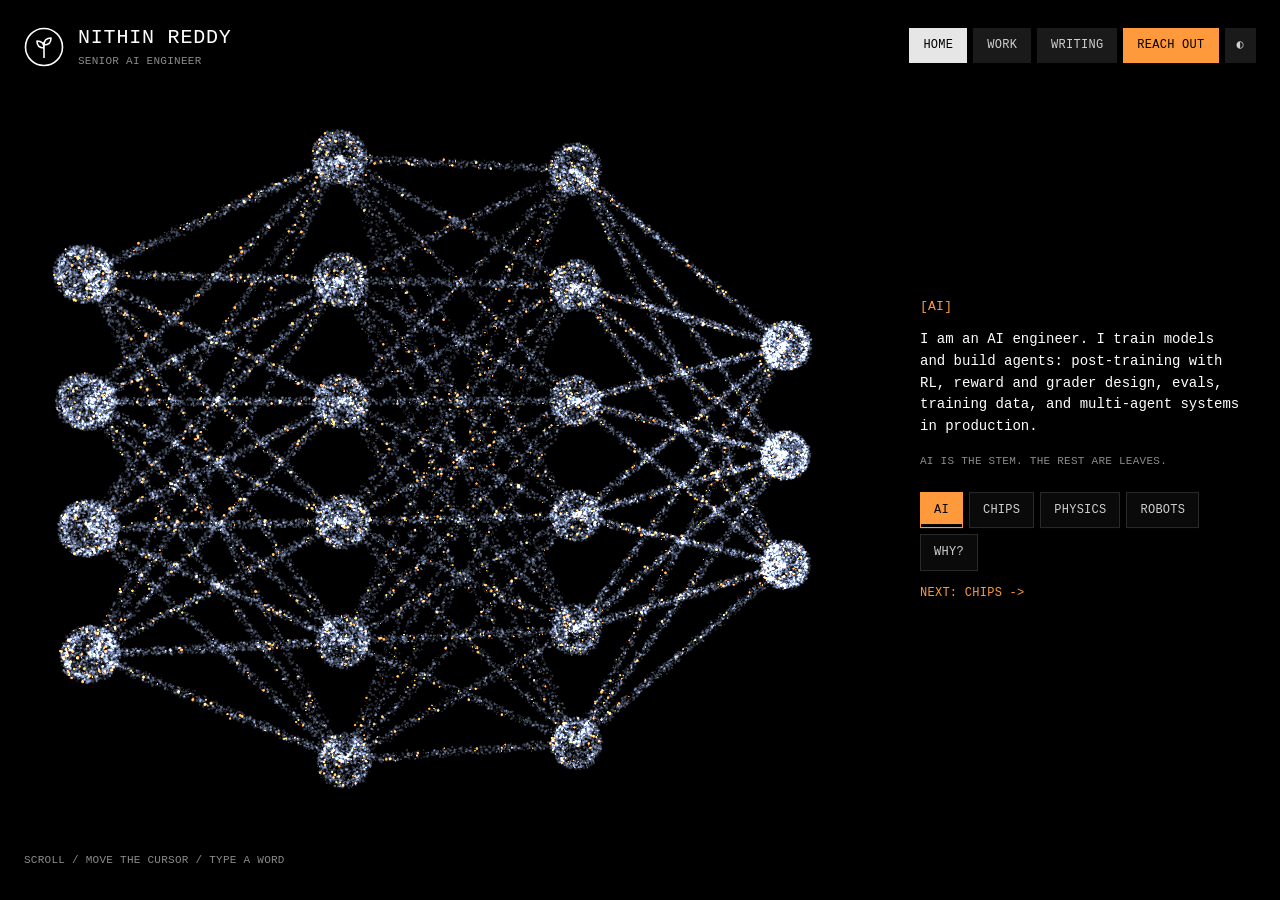
<file: writing/agentic-rl-loops-are-broken/index.html>
<!doctype html>
<html lang="en">
<head>
<meta charset="utf-8">
<meta name="viewport" content="width=device-width, initial-scale=1, viewport-fit=cover">
<title>Most agentic-RL training loops are silently broken · Nithin Reddy Govindugari</title>
<meta name="description" content="The hard problems are in the infrastructure now. An article by Nithin Reddy Govindugari.">
<meta name="author" content="Nithin Reddy Govindugari">
<link rel="canonical" href="https://nithingovindugari.com/writing/agentic-rl-loops-are-broken/">
<meta property="og:site_name" content="Nithin Reddy Govindugari">
<meta property="og:title" content="Most agentic-RL training loops are silently broken · Nithin Reddy Govindugari">
<meta property="og:description" content="The hard problems are in the infrastructure now. An article by Nithin Reddy Govindugari.">
<meta property="og:type" content="article">
<meta property="og:url" content="https://nithingovindugari.com/writing/agentic-rl-loops-are-broken/">
<meta name="twitter:card" content="summary">
<meta name="twitter:creator" content="@NithinRocks17">
<meta name="theme-color" content="#000000">
<link rel="icon" href="data:image/svg+xml,%3Csvg xmlns='http://www.w3.org/2000/svg' viewBox='0 0 40 40'%3E%3Crect width='40' height='40' fill='%23000'/%3E%3Ccircle cx='20' cy='20' r='16' fill='none' stroke='%23fff' stroke-width='2.4'/%3E%3Cpath d='M20 30V15M20 21c-5 0-7-3-7-7 5 0 7 3 7 7zm0-3c5 0 7-3 7-7-5 0-7 3-7 7z' fill='none' stroke='%23fff' stroke-width='2.4' stroke-linejoin='round'/%3E%3C/svg%3E">
<script type="application/ld+json">{"@context": "https://schema.org", "@type": "Person", "name": "Nithin Reddy Govindugari", "alternateName": "Nithin Reddy", "url": "https://nithingovindugari.com/", "jobTitle": "Senior AI Engineer", "description": "Nithin Reddy Govindugari is a Senior AI and ML Engineer with experience in core AI research and post-training of models: reinforcement learning, reward design, evals, training data and multi-agent systems.", "worksFor": {"@type": "Organization", "name": "Kasisto"}, "alumniOf": {"@type": "CollegeOrUniversity", "name": "San Jose State University"}, "knowsAbout": ["Artificial intelligence", "Machine learning", "AI research", "LLM post-training", "Reinforcement learning", "Reward design", "Model evaluation", "AI agents", "Multi-agent systems", "Quantum machine learning", "GPU kernels", "VLSI"], "sameAs": ["https://www.linkedin.com/in/nithin-reddy-6543a811a/", "https://github.com/nithingovindugari", "https://x.com/NithinRocks17", "https://huggingface.co/NithinReddyG"]}</script>
<style>
/* Layout: one black screen per page, never a long scroll. A particle cloud is the constant; it
   takes a different form on each page and morphs between them. Thin monospace UI around it.
   Four pages: home, work, writing, contact. Single dark look by choice. */
:root{
  color-scheme:dark;
  --bg:#000000; --text:#dedede; --strong:#ffffff; --muted:#8a8a8a; --chip:#1a1a1a; --chiptext:#cfcfcf; --line:#2a2a2a;
  --accent:#ff9a3c; --on-accent:#000000; --inv-bg:#e6e6e6; --inv-text:#000000; --panel:#0a0a0a; --veil:rgba(0,0,0,.72);
  --mono:"SF Mono","Menlo","Consolas","Liberation Mono",monospace;
}
:root[data-mode="light"]{
  color-scheme:light;
  --bg:#f4f2ec; --text:#2b2b2b; --strong:#000000; --muted:#6b6b6b; --chip:#e3e0d7; --chiptext:#333333; --line:#cdc9be;
  --accent:#c25e00; --on-accent:#ffffff; --inv-bg:#111111; --inv-text:#ffffff; --panel:#ebe8e0; --veil:rgba(244,242,236,.82);
}
*{box-sizing:border-box}
html,body{height:100%;overflow:hidden}
body{margin:0;background:var(--bg);color:var(--text);font:13px/1.4 var(--mono);text-transform:uppercase;letter-spacing:.02em}
canvas#bg{position:fixed;inset:0;width:100%;height:100%;display:block}
a{color:inherit;text-decoration:none}
button{font:inherit;color:inherit;text-transform:inherit;letter-spacing:inherit;background:none;border:0;padding:0;cursor:pointer}
:focus-visible{outline:1px solid var(--accent);outline-offset:3px}
p{margin:0}
[hidden]{display:none!important}
.ui{position:fixed;inset:0;pointer-events:none}
.ui>.sr{width:1px;height:1px;margin:-1px;overflow:hidden;clip:rect(0 0 0 0);white-space:nowrap}
.ui>*{position:absolute}
.brand{color:var(--strong);top:24px;left:24px;display:flex;gap:14px;align-items:center;pointer-events:auto}
.brand b{display:block;font-size:20px;font-weight:400;color:var(--strong);letter-spacing:.04em}
.brand span{font-size:11px;color:var(--muted)}
.nav{top:28px;right:24px;display:flex;gap:6px;pointer-events:auto}
.nav a{background:var(--chip);padding:9px 14px;font-size:12px;color:var(--chiptext)}
.nav a:hover{color:var(--strong)}
.nav button{background:var(--chip);color:var(--chiptext);padding:9px 12px;font-size:12px}
.nav button:hover{color:var(--strong)}
.nav a[aria-current="page"]{background:var(--inv-bg);color:var(--inv-text)}
.nav a.reach{background:var(--accent);color:var(--on-accent)}
.nav a.reach[aria-current="page"]{background:var(--strong);color:var(--bg)}

.side{right:40px;top:50%;transform:translateY(-50%);width:320px;max-height:70vh;overflow-y:auto;scrollbar-width:none;pointer-events:auto;transition:opacity .3s;text-shadow:0 0 12px var(--bg),0 0 4px var(--bg)}
.side::-webkit-scrollbar{display:none}
.side.wide{width:380px}
.side.reader{width:min(560px,46vw);max-height:76vh}
.back{display:inline-block;font-size:11px;color:var(--accent);margin-bottom:22px}
.back:hover{color:var(--strong)}
#reader{text-transform:none;letter-spacing:0}
#reader time{display:block;font-size:11px;color:var(--muted);text-transform:uppercase;letter-spacing:.02em}
#reader h1{font-size:22px;line-height:1.25;font-weight:400;color:var(--strong);margin:8px 0 20px}
#reader p{font-size:14.5px;line-height:1.7;color:var(--text);margin:0 0 1.1em}
#reader .src{margin-top:26px;padding-top:14px;border-top:1px solid var(--line);font-size:12px;color:var(--muted)}
#reader .src a{display:block;color:var(--accent);margin-top:6px}
#reader .src a:hover{color:var(--strong)}
.side h2{font-size:13px;font-weight:400;color:var(--accent);margin:0 0 1em}
.side h3{font-size:11px;font-weight:400;color:var(--accent);margin:26px 0 8px}
.side p.lead{font-size:14px;line-height:1.55;color:var(--strong);text-transform:none;letter-spacing:0}
.side small{display:block;margin-top:1.4em;font-size:11px;line-height:1.5;color:var(--muted)}
.item{display:block;padding:12px 0;border-top:1px solid var(--line)}
.item b{display:block;font-weight:400;color:var(--strong);font-size:13px}
.item span{display:block;color:var(--muted);font-size:12px;margin-top:4px;text-transform:none;letter-spacing:0;line-height:1.5}
.item i{font-style:normal;color:var(--muted);font-size:11px;float:right;margin-left:12px}
a.item:hover b,.item.on b{color:var(--accent)}
.big{display:block;padding:16px 0;border-top:1px solid var(--line);font-size:15px;color:var(--strong);text-transform:none;letter-spacing:0}
.big span{display:block;font-size:11px;color:var(--muted);text-transform:uppercase;letter-spacing:.02em;margin-bottom:4px}
a.big:hover{color:var(--accent)}

.labels{inset:0;pointer-events:none}
.labels button{position:absolute;left:0;top:0;pointer-events:auto;font-size:11px;color:var(--strong);background:var(--veil);border:1px solid var(--line);padding:4px 7px;white-space:nowrap;will-change:transform}
.labels button:hover,.labels button.on{border-color:var(--accent);color:var(--accent)}

#txt{transition:opacity .3s;min-height:10.5em}
.chapters{display:flex;flex-wrap:wrap;gap:6px;margin-top:22px;text-shadow:none}
.chapters button{position:relative;overflow:hidden;padding:9px 13px;font-size:12px;color:var(--chiptext);border:1px solid var(--line);background:var(--panel)}
.chapters button:hover{color:var(--strong);border-color:var(--strong)}
.chapters button[aria-current="true"]{color:var(--on-accent);background:var(--accent);border-color:var(--accent)}
.chapters.auto button[aria-current="true"]::after{content:"";position:absolute;left:0;bottom:0;height:3px;width:100%;background:var(--on-accent);transform-origin:left;animation:fill var(--dur,6s) linear}
@keyframes fill{from{transform:scaleX(0)}to{transform:scaleX(1)}}
.next{display:block;margin-top:14px;font-size:12px;color:var(--accent);text-shadow:none}
.next:hover{color:var(--strong)}
.hint{left:24px;bottom:32px;font-size:11px;color:var(--muted)}
.toast{left:50%;bottom:30px;transform:translateX(-50%);font-size:11px;color:var(--on-accent);background:var(--accent);padding:7px 12px;white-space:nowrap}

@media (max-width:1100px){.side,.side.wide{right:24px;width:290px}.side.reader{right:24px;width:min(440px,48vw)}}
@media (max-width:760px){
  .nav{top:84px;left:24px;right:24px}
  .nav a{flex:1;text-align:center;padding:8px 4px;font-size:11px}
  .nav button{padding:8px 10px}
  .side,.side.wide,.side.reader{left:24px;right:24px;top:auto;bottom:24px;width:auto;transform:none;max-height:40vh}
  .side.reader{max-height:58vh}
  .labels,.hint{display:none}
  #txt{min-height:0}
  .chapters button{padding:8px 9px;font-size:11px}
}
@media (prefers-reduced-motion:reduce){.side,#txt{transition:none}.chapters.auto button::after{display:none}}
</style>
</head>
<body>
<canvas id="bg" aria-hidden="true"></canvas>

<div class="ui">
  <a class="brand" href="/" data-route="home">
    <svg width="40" height="40" viewBox="0 0 40 40" aria-hidden="true"><circle cx="20" cy="20" r="18.5" fill="none" stroke="currentColor" stroke-width="1.6"/><path d="M20 31V15M20 21c-5 0-7-3-7-7 5 0 7 3 7 7zm0-3c5 0 7-3 7-7-5 0-7 3-7 7z" fill="none" stroke="currentColor" stroke-width="1.6" stroke-linejoin="round"/></svg>
    <div><b>Nithin Reddy</b><span>Senior AI Engineer</span></div>
  </a>
  <h1 class="sr">Nithin Reddy Govindugari, Senior AI Engineer</h1>
  <nav class="nav" id="nav">
    <a href="/" data-route="home">Home</a>
    <a href="/work" data-route="work">Work</a>
    <a href="/writing" data-route="writing">Writing</a>
    <a class="reach" href="/contact" data-route="contact">Reach out</a>
    <button id="mode" aria-label="Switch between dark and light">◐</button>
  </nav>

  <div class="labels" id="labels" hidden></div>

  <div class="side home" id="side">
    <section data-page="home" aria-live="polite">
      <div id="txt">
      <h2 id="ah">[ai]</h2>
      <p class="lead" id="ap">I am an AI engineer. I train models and build agents: post-training with RL, reward and grader design, evals, training data, and multi-agent systems in production.</p>
      <small id="as">ai is the stem. the rest are leaves.</small>
      </div>
      <div class="chapters auto" id="chapters">
        <button aria-current="true">AI</button><button>Chips</button><button>Physics</button><button>Robots</button><button>Why?</button>
      </div>
      <button class="next" id="next">Next: <span id="nextname">Chips</span> -></button>
    </section>

    <section data-page="work" hidden>
      <h2>[experience]</h2>
      <div class="item"><i>2024 to now</i><b>Senior AI Engineer, Kasisto</b><span>Agentic AI for banks: multi-agent systems, post-training and evals.</span></div>
      <div class="item"><i>2024</i><b>Founding ML Engineer, Neuroscale AI</b><span>Multimodal models that score video, audio and text, and the serving behind them.</span></div>
      <div class="item"><i>2023</i><b>Research Intern, SRI International</b><span>Quantum machine learning research and open quantum benchmarks.</span></div>
      <div class="item"><i>2022 to 2023</i><b>Research and Teaching Assistant, San Jose State University</b><span>Quantum machine learning research, at the intersection of AI and quantum computing. Also taught the analog electronics lab.</span></div>
      <div class="item"><b>President, ISO, San Jose State University</b><span>Led a 50-member team. Won Best Club of the Year out of 200+ clubs.</span></div>
      <div class="item"><i>2018 to 2021</i><b>Software Engineer in AI &amp; ML, Accenture</b><span>Shipped ML, NLP and vision models and distributed systems in supply chain, healthcare and finance. Won the Highflyer award in two quarters of FY2021, among 500+ employees.</span></div>
      <h3>Projects and papers</h3>
      <div id="worklist"></div>
    </section>

    <section data-page="writing" hidden>
      <h2>[writing]</h2>
      <div id="postlist"></div>
      <h3>Code I'm reading</h3>
      <a class="item" href="https://github.com/radixark/miles"><b>miles</b><span>RL framework for LLM post-training</span></a>
      <a class="item" href="https://github.com/huggingface/OpenEnv"><b>OpenEnv</b><span>RL post-training environments</span></a>
      <a class="item" href="https://github.com/NVIDIA/Megatron-LM"><b>Megatron-LM</b><span>Training transformers at scale</span></a>
    </section>

    <section data-page="post" hidden>
      <a class="back" href="/writing" data-route="writing"><- all writing</a>
      <article id="reader"></article>
    </section>

    <section data-page="contact" hidden>
      <h2>[reach out]</h2>
      <a class="big" id="mail" href="mailto:nithingovindugari@gmail.com"><span>Email</span>nithingovindugari@gmail.com</a>
      <a class="big" href="https://www.linkedin.com/in/nithin-reddy-6543a811a/"><span>LinkedIn</span>nithin-reddy-6543a811a</a>
      <a class="big" href="https://x.com/NithinRocks17"><span>X</span>@NithinRocks17</a>
      <a class="big" href="https://github.com/nithingovindugari"><span>GitHub</span>nithingovindugari</a>
      <a class="big" href="https://huggingface.co/NithinReddyG"><span>Hugging Face</span>NithinReddyG</a>
    </section>
  </div>

  <div class="hint" id="hint">scroll / move the cursor / type a word</div>
  <div class="toast" id="toast" aria-live="polite" hidden></div>
</div>

<script src="/three.min.js"></script>
<script>
(function(){
  var CH=[
    ['[ai]','I am an AI engineer. I train models and build agents: post-training with RL, reward and grader design, evals, training data, and multi-agent systems in production.','ai is the stem. the rest are leaves.'],
    ['[chips]','I have worked on analog circuits, VLSI, FPGA datapaths, device simulation and GPU kernels.','cadence · verilog · tcad · cuda'],
    ['[physics]','I have worked on device physics and published quantum computing research, with quantum algorithms run on real hardware. I have also worked on cryogenic devices and quantum benchmarks.','"move with some blur or stay still with false clarity." (me, on x)'],
    ['[robots]','What is the point of physical and digital intelligence if we can\'t join them?',''],
    ['[why?]','I read a lot outside AI: physics, history, geopolitics, and biographies of founders and scientists.','"built ai that can write code, make art, and solve problems. still can\'t get it to network for me." (me, on x)']
  ];
  // work items sit on nodes of the neural net: [layer, index in layer]
  var WORK=[
    {n:'PhyChip',y:'2026',d:'A 3B model learns to design analog circuits. A circuit simulator grades each one.',h:'https://github.com/nithingovindugari/phychip',at:[0,0]},
    {n:'The lab',y:'building',d:'An agent that runs experiments in a simulator and picks the next one. Not finished.',at:[0,1]},
    {n:'Athma',y:'ongoing',d:'A personal AI with long-term memory and voice, on an agent harness I wrote.',at:[0,2]},
    {n:'Research intern agent',y:'2026',d:'Plans, runs and writes up ML experiments.',at:[0,3]},
    {n:'NextGen Recruit',y:'2024',d:'A multi-agent system, built before agents were common.',h:'https://github.com/nithingovindugari/Generative_AI_Recruitment_Co-Pilot',at:[1,1]},
    {n:'Fixed-point MAC unit',y:'2023',d:'A multiply-accumulate datapath on an FPGA, in Verilog.',at:[2,2]},
    {n:'Cryogenic FinFET amplifier',y:'2023',d:'A 45 nm low-noise amplifier at cryogenic temperature. Simulated.',at:[2,4]},
    {n:'FinRAG-12B',y:'paper · ACL 2026',d:'A 12B model that answers bank customers with citations.',at:[3,0]},
    {n:'Quantum solver for a transistor',y:'paper · SISPAD 2024',d:'First author. A quantum algorithm for the electrostatics inside a transistor, run on IBM hardware.',at:[3,1]},
    {n:'Quantum benchmarks',y:'paper · arXiv 2024',d:'How well quantum computers handle harder real applications, against what they cost to run.',at:[3,2]}
  ];
  var POSTS=[
    {s:'prompt-injection-random-id',t:'A cheap prompt-injection trick that actually works',d:'21 Jun 2026',p:'Wrap untrusted input in a random ID the attacker cannot guess.',b:[
      'Wrap untrusted input in a random ID that you generate fresh for each request. Then tell the model that everything inside that ID is data and never instructions.',
      'The random part matters. An attacker cannot guess the tag, so they cannot close it and slip their own instructions in after it. A fixed tag can be forged.',
      'Microsoft calls this family of techniques spotlighting. In their paper, plain delimiting left attack success above 50%. A random delimiter plus datamarking plus an explicit instruction brought it under 2% on GPT models.',
      'It is a mitigation. It does not fix prompt injection. Anything that can do real damage still needs least privilege and a gate on the action.'],
     r:[['Spotlighting paper','https://arxiv.org/abs/2403.14720']]},
    {s:'what-stops-an-agent-loop',t:'What stops an agent loop going berserk?',d:'20 Jun 2026',p:'How a self-looping agent avoids a huge API bill.',b:[
      'A self-looping agent sounds one bug away from a huge API bill. I read how Claude Code\'s /loop is built to see what stops that.',
      'The loop does not repeat by default. In self-paced mode it continues only if the model makes an explicit call to schedule the next tick. If it makes no call, the loop ends. To run forever it would have to choose to continue on every tick.',
      'There are limits on top of that. Each wait is clamped between 1 minute and 1 hour. The loop expires after a maximum window. A person can interrupt any tick. Between ticks the model is dormant and uses no tokens.',
      'What I took from it for my own systems: make continuing the deliberate act and stopping the default.'],r:[]},
    {s:'how-loop-works',t:'How /loop actually works',d:'20 Jun 2026',p:'A scheduled re-invocation, and why 5 minutes is the worst interval.',b:[
      'Claude Code\'s /loop is a scheduled re-invocation of the same prompt, with fresh context on each tick. There is no while(true) running on a server. Between ticks the model is dormant: zero tokens, zero compute.',
      'That changes how you pick the interval. The prompt cache lives for about 5 minutes. Wake up under about 270 seconds and the context is still cached, which is cheap. Wake up after 300 seconds and the whole context is read again uncached. So 300 seconds is the worst choice: you pay the full cache miss and gain almost no extra wait. Stay under 270 seconds or go past 1200.',
      'The biggest waste I see is polling work the harness already tracks, like a background job or a sub-agent. The harness re-invokes you when that work finishes, so polling it wakes you for nothing. Short intervals are for outside state with no callback, such as a CI run or a deploy.'],r:[]},
    {s:'a-3b-model-that-reasons',t:'A 3B model that reasons like a frontier one',d:'17 Jun 2026',p:'What VibeThinker\'s training recipe says about small models.',b:[
      'VibeThinker-3B is a 3 billion parameter model. Its model card reports 94.3 on AIME 2026, 80.2 Pass@1 on LiveCodeBench v6, and 123 of 128 recent LeetCode contest problems solved on the first attempt. The models it is compared against are 200 to 300 times larger.',
      'The base is Qwen2.5-Coder-3B, which is about a year old. Nearly all of the gain comes from post-training: two stages of supervised fine-tuning, then RL with a method called MGPO that up-weights problems that are neither too easy nor too hard for the current policy. A final stage rewards shorter correct answers.',
      'This works in domains where an answer can be checked. Math and code give a clean right-or-wrong signal to train against. Open-ended knowledge does not, so a 3B model will not replace a large one for everything.',
      'The weights are MIT licensed on Hugging Face. The release was days old when I wrote this, so real-world results were still coming in.'],
     r:[['Paper','https://huggingface.co/papers/2606.16140'],['Code','https://github.com/WeiboAI/VibeThinker']]},
    {s:'inference-bottleneck-moved-twice',t:'The LLM inference bottleneck moved twice',d:'16 Jun 2026',p:'First the KV cache, then prefill and decode. Both fixes were software.',b:[
      'Two years ago, scaling LLM inference meant buying more GPUs. Then people looked at where the GPU memory went.',
      'The first bottleneck was the KV cache. Each request reserved room for its longest possible answer and usually used 20 to 30% of it. The PagedAttention paper measured 60 to 80% of KV memory wasted in earlier systems. vLLM pages that memory the way an operating system pages virtual memory. Waste dropped under 4% and throughput rose 2 to 4x on the same hardware.',
      'The second was prefill and decode sharing a GPU. Reading the prompt is compute-bound and sets time to first token. Writing the answer is memory-bandwidth-bound and sets the time between tokens. On one GPU they slow each other down. llm-d puts them on separate pools and ships the cache between them, and reports up to 70% more tokens per second.',
      'It only pays at scale. On a small or untuned workload, moving the cache costs more than it saves, and the vLLM docs report a 20 to 30% slowdown.'],
     r:[['PagedAttention paper','https://arxiv.org/abs/2309.06180'],['llm-d','https://github.com/llm-d/llm-d'],['vLLM disaggregated prefill','https://docs.vllm.ai/en/latest/features/disagg_prefill']]},
    {s:'agentic-rl-loops-are-broken',t:'Most agentic-RL training loops are silently broken',d:'14 Jun 2026',p:'The hard problems are in the infrastructure now.',b:[
      'Single-turn RL is clean. Multi-turn RL, the part that makes a model an agent, degenerates quietly, and the loss curve does not warn you. Most of the hard problems are now in the infrastructure around the algorithm.',
      'Weight sync is one. Every RL step ships fresh weights to the rollout workers. Hugging Face\'s science team cut that bandwidth by about 100x and removed the need for a shared cluster, by decoupling the trainer from inference.',
      'Data is another. For computer-use agents the algorithm is settled and the shortage is training environments, so the current bet is to synthesize them (CUA-Gym).',
      'The agent harness is also becoming the RL environment. Polar plugs Codex and Claude Code in directly.',
      'One result changed how I think about model size. On ML-engineering tasks, RL on a small model beat a frontier model used off the shelf (ICLR 2026). When the task is narrow and checkable, post-training matters more than parameter count.'],
     r:[['arXiv 2509.01684','https://arxiv.org/abs/2509.01684'],['arXiv 2510.07307','https://arxiv.org/abs/2510.07307']]}
  ];
  var COUNTS=[4,6,6,3],XS=[-1.25,-.42,.42,1.25];
  function nodePos(l,k){return [XS[l],(k-(COUNTS[l]-1)/2)*.42,0]}
  var SHAPE={work:0,writing:5,post:5,contact:6};
  var page='home',chap=0,shape=0,lock=0,reduce=matchMedia('(prefers-reduced-motion: reduce)').matches;
  var side=document.getElementById('side'),btns=[].slice.call(document.querySelectorAll('#chapters button'));
  var chapters=document.getElementById('chapters'),hint=document.getElementById('hint'),labels=document.getElementById('labels');
  var txt=document.getElementById('txt'),nextname=document.getElementById('nextname'),auto=!reduce;
  function manual(){auto=false;chapters.classList.remove('auto')}
  var morph=function(){},refit=function(){},paint=function(){},select=function(){};
  var secret=false,secretTimer=0,toast=document.getElementById('toast');
  var mode='dark';try{if(localStorage.getItem('mode')==='light')mode='light'}catch(e){}
  function setMode(m){mode=m;document.documentElement.setAttribute('data-mode',m);try{localStorage.setItem('mode',m)}catch(e){}paint()}
  document.documentElement.setAttribute('data-mode',mode);
  document.getElementById('mode').addEventListener('click',function(){setMode(mode==='dark'?'light':'dark')});
  function setShape(i){if(i===shape)return;var p=shape;shape=i;morph(p,i)}

  // ----- work list and node labels -----
  var wl=document.getElementById('worklist'),rows=[],labs=[];
  WORK.forEach(function(w,i){
    var el=document.createElement(w.h?'a':'div');el.className='item';if(w.h)el.href=w.h;
    el.innerHTML='<i></i><b></b><span></span>';el.children[0].textContent=w.y;el.children[1].textContent=w.n;el.children[2].textContent=w.d;
    wl.appendChild(el);rows.push(el);
    var b=document.createElement('button');b.textContent=w.n;labels.appendChild(b);labs.push(b);
    function pick(){select(w.at);rows.forEach(function(r,j){r.classList.toggle('on',j===i)});labs.forEach(function(l,j){l.classList.toggle('on',j===i)});
      el.scrollIntoView({block:'nearest',behavior:reduce?'auto':'smooth'})}
    b.addEventListener('click',pick);b.addEventListener('mouseenter',pick);el.addEventListener('mouseenter',function(){select(w.at);labs.forEach(function(l,j){l.classList.toggle('on',j===i)})});
  });

  // ----- writing list and reader -----
  var pl=document.getElementById('postlist'),reader=document.getElementById('reader');
  POSTS.forEach(function(o){var a=document.createElement('a');a.className='item';a.href='/writing/'+o.s;a.dataset.route='post';a.dataset.slug=o.s;
    a.innerHTML='<i></i><b></b><span></span>';a.children[0].textContent=o.d;a.children[1].textContent=o.t;a.children[2].textContent=o.p;pl.appendChild(a)});
  function fill(o){reader.textContent='';
    var tm=document.createElement('time');tm.textContent=o.d;reader.appendChild(tm);
    var h=document.createElement('h1');h.textContent=o.t;reader.appendChild(h);
    o.b.forEach(function(x){var p=document.createElement('p');p.textContent=x;reader.appendChild(p)});
    if(o.r.length){var s=document.createElement('div');s.className='src';s.textContent='Sources';
      o.r.forEach(function(r){var a=document.createElement('a');a.href=r[1];a.textContent=r[0];s.appendChild(a)});reader.appendChild(s)}}

  // ----- home chapters -----
  function go(i){
    i=(i+CH.length)%CH.length;if(i===chap)return;chap=i;
    btns.forEach(function(b,j){b.setAttribute('aria-current',j===i?'true':'false')});
    txt.style.opacity=0;nextname.textContent=btns[(i+1)%CH.length].textContent;
    setTimeout(function(){document.getElementById('ah').textContent=CH[i][0];document.getElementById('ap').textContent=CH[i][1];document.getElementById('as').textContent=CH[i][2];txt.style.opacity=1;refit()},reduce?0:280);
    setShape(i);
  }
  btns.forEach(function(b,i){b.addEventListener('click',function(){manual();go(i)})});
  document.getElementById('next').addEventListener('click',function(){manual();go(chap+1)});
  if(reduce)chapters.classList.remove('auto');
  btns[0].style.setProperty('--dur','14s');
  (function tick(){setTimeout(function(){if(auto&&page==='home'&&!document.hidden)go(chap+1);tick()},chap===0?14000:6000)})();
  addEventListener('wheel',function(e){
    if(page!=='home')return; e.preventDefault();
    var n=Date.now();if(n<lock||Math.abs(e.deltaY)<12)return;lock=n+900;manual();go(chap+(e.deltaY>0?1:-1));
  },{passive:false});
  addEventListener('keydown',function(e){
    if(page!=='home')return;
    if(e.key==='ArrowDown'||e.key==='ArrowRight'||e.key==='PageDown'){manual();go(chap+1)}
    else if(e.key==='ArrowUp'||e.key==='ArrowLeft'||e.key==='PageUp'){manual();go(chap-1)}
  });
  var SECRETS={rl:[7,'reward curve'],reward:[7,'reward curve'],loop:[8,'loop']};
  var WORDS={ai:0,chip:1,chips:1,atom:2,physics:2,robot:3,robots:3,why:4};
  function showSecret(s){secret=true;setShape(s[0]);toast.textContent='found: '+s[1];toast.hidden=false;clearTimeout(secretTimer);
    secretTimer=setTimeout(function(){secret=false;toast.hidden=true;setShape(page==='home'?chap:SHAPE[page])},7000)}
  var typed='';
  addEventListener('keydown',function(e){
    if(e.metaKey||e.ctrlKey||e.altKey||!/^[a-zA-Z]$/.test(e.key))return;
    typed=(typed+e.key.toLowerCase()).slice(-8);
    for(var k in SECRETS){if(typed.slice(-k.length)===k){typed='';showSecret(SECRETS[k]);return}}
    if(page!=='home')return;
    for(var w in WORDS){if(typed.slice(-w.length)===w&&WORDS[w]!==chap&&w.length>2){typed='';manual();go(WORDS[w]);return}}
  });
  var ty=null;
  addEventListener('touchstart',function(e){ty=(page!=='home'||(e.target.closest&&e.target.closest('.nav,.side,.brand')))?null:e.touches[0].clientY},{passive:true});
  addEventListener('touchend',function(e){if(ty===null)return;var d=ty-e.changedTouches[0].clientY;if(Math.abs(d)>50){manual();go(chap+(d>0?1:-1))}ty=null},{passive:true});

  // ----- pages -----
  // On the real domain each page has its own path (404.html serves the same app for deep links).
  // Anywhere else (previews, file://) the page name lives in the hash.
  var paths=/nithingovindugari/.test(location.hostname);
  function current(){var s=paths?location.pathname.replace(/^\/+|\/+$/g,''):location.hash.slice(1);
    if(paths&&s.indexOf('writing/')===0)return ['post',s.slice(8)];
    if(!paths&&s.indexOf('post-')===0)return ['post',s.slice(5)];
    return [SHAPE.hasOwnProperty(s)&&s!=='post'?s:'home',null]}
  function show(p,slug){
    var post=null;if(p==='post'){post=POSTS.filter(function(o){return o.s===slug})[0];if(post)fill(post);else p='writing'}
    page=p;
    [].forEach.call(side.querySelectorAll('section'),function(s){s.hidden=s.dataset.page!==p});
    side.className='side'+(p==='home'?' home':'')+(p==='work'||p==='writing'?' wide':'')+(p==='post'?' reader':'');side.scrollTop=0;
    hint.hidden=p!=='home';labels.hidden=p!=='work';
    [].forEach.call(document.querySelectorAll('#nav a'),function(a){a.dataset.route===(p==='post'?'writing':p)?a.setAttribute('aria-current','page'):a.removeAttribute('aria-current')});
    document.title=p==='home'?"Nithin Reddy Govindugari | Senior AI Engineer":(post?post.t:p.charAt(0).toUpperCase()+p.slice(1))+' · Nithin Reddy Govindugari';
    secret=false;clearTimeout(secretTimer);toast.hidden=true;if(p!=='work')select(null);
    setShape(p==='home'?chap:SHAPE[p]);refit();
  }
  document.addEventListener('click',function(e){
    var a=e.target.closest&&e.target.closest('a[data-route]');if(!a||e.metaKey||e.ctrlKey||e.shiftKey)return;
    e.preventDefault();var p=a.dataset.route,sl=a.dataset.slug||null,h=p==='post'?'post-'+sl:p;
    if(paths){history.pushState(null,'',p==='home'?'/':p==='post'?'/writing/'+sl:'/'+p);show(p,sl)}
    else if(location.hash.slice(1)===h)show(p,sl);
    else location.hash=h;
  });
  function sync(){var c=current();show(c[0],c[1])}
  addEventListener('popstate',sync);
  addEventListener('hashchange',function(){if(!paths)sync()});

  // ---------- particles ----------
  var webgl=!!window.THREE,cv=document.getElementById('bg'),renderer;
  if(webgl){try{renderer=new THREE.WebGLRenderer({canvas:cv,antialias:false,alpha:false})}catch(err){webgl=false}}
  if(!webgl){sync();return}
  var small=innerWidth<=760,N=small?30000:90000,dpr=Math.min(devicePixelRatio||1,2);
  renderer.setPixelRatio(dpr);renderer.setClearColor(0x000000,1);
  var scene=new THREE.Scene(),cam=new THREE.PerspectiveCamera(35,1,0.1,100);cam.position.set(0,0,5.2);
  var R=Math.random,TAU=Math.PI*2;
  function j(s){return (R()-.5)*s}
  function seg(a,b,t){return [a[0]+(b[0]-a[0])*t,a[1]+(b[1]-a[1])*t,a[2]+(b[2]-a[2])*t]}
  function shell(c,r){var u=R()*2-1,th=R()*TAU,s=Math.sqrt(1-u*u);return [c[0]+r*s*Math.cos(th),c[1]+r*s*Math.sin(th),c[2]+r*u]}
  function tri(a,b,c){var u=R(),v=R();if(u+v>1){u=1-u;v=1-v}return [a[0]+(b[0]-a[0])*u+(c[0]-a[0])*v,a[1]+(b[1]-a[1])*u+(c[1]-a[1])*v,a[2]+(b[2]-a[2])*u+(c[2]-a[2])*v]}

  function net(){
    var L=COUNTS.map(function(n,i){var a=[];for(var k=0;k<n;k++)a.push(nodePos(i,k));return a});
    return function(){
      if(R()<.34){var l=L[(R()*4)|0];return shell(l[(R()*l.length)|0],.085)}
      var i=(R()*3)|0,a=L[i][(R()*L[i].length)|0],b=L[i+1][(R()*L[i+1].length)|0],p=seg(a,b,R());p[2]+=j(.03);p[1]+=j(.012);return p}
  }
  function chip(){
    var S=.8,D=.42;
    function rect(h){var t=R()*4|0,u=(R()*2-1)*h;return t===0?[u,h,0]:t===1?[u,-h,0]:t===2?[h,u,0]:[-h,u,0]}
    return function(){
      var r=R(),p,inner=true;
      if(r<.2)p=rect(S);
      else if(r<.36)p=rect(D);
      else if(r<.56){p=[(R()*2-1)*D,(R()*2-1)*D,0];if(R()<.6){var ax=(R()*2)|0;p[ax]=Math.round(p[ax]/.105)*.105}}
      else{var sd=R()*4|0,k=((R()*10)|0)-4.5,o=k*.15,t=R();inner=r<.8;
        var a=inner?D:S,b=inner?S:S+.3,d=a+(b-a)*t;
        p=sd===0?[o,d,0]:sd===1?[o,-d,0]:sd===2?[d,o,0]:[-d,o,0]}
      p[2]=j(inner?.05:.02);return p}
  }
  function atom(){
    return function(){
      if(R()<.14)return shell([0,0,0],.17*Math.cbrt(R()));
      var k=(R()*3)|0,e=R()<.1,a=e?(k*2.1+.6)+j(.09):R()*TAU,rr=1.2+j(e?.07:.012);
      var x=rr*Math.cos(a),y=rr*Math.sin(a)*.36,z=rr*Math.sin(a)*.93+j(e?.07:.012),c=Math.cos(k*TAU/6),s=Math.sin(k*TAU/6);
      if(e)y+=j(.07);
      return [x*c-y*s,x*s+y*c,z]}
  }
  function robot(){
    var W=.78,H=.6,Dp=.45;
    return function(){
      var r=R(),p;
      if(r<.34){var ax=(R()*3)|0,u=R()*2-1,s1=R()<.5?1:-1,s2=R()<.5?1:-1;p=ax===0?[u*W,s1*H,s2*Dp]:ax===1?[s1*W,u*H,s2*Dp]:[s1*W,s2*H,u*Dp]}
      else if(r<.5){var f=(R()*3)|0,a=R()*2-1,b=R()*2-1,sg=R()<.5?1:-1;p=f===0?[a*W,b*H,sg*Dp]:f===1?[sg*W,a*H,b*Dp]:[a*W,sg*H,b*Dp]}
      else if(r<.76){var sx=R()<.5?1:-1,an=R()*TAU;p=[sx*.34+.2*Math.cos(an),.08+.2*Math.sin(an),Dp+.02]}
      else if(r<.86){var sx2=R()<.5?1:-1,an2=R()*TAU,rd=.085*Math.sqrt(R());p=[sx2*.34+rd*Math.cos(an2),.08+rd*Math.sin(an2),Dp+.03]}
      else if(r<.92){var t=R()*2-1;p=[t*.24,-.3-.07*(1-t*t),Dp+.02]}
      else if(r<.96){p=[(R()<.5?.3:-.3)+j(.012),H+R()*.3,0]}
      else p=shell([R()<.5?.3:-.3,H+.36,0],.06);
      return p}
  }
  function why(){
    return function(){
      var r=R(),p;
      if(r<.68){var an=(170-250*R())*Math.PI/180;p=[.42*Math.cos(an)+j(.09),.5+.42*Math.sin(an)+j(.09),j(.09)]}
      else if(r<.84){var t=R();p=[.073*(1-t)+j(.09),.086-.36*t+j(.05),j(.09)]}
      else p=shell([0,-.66,0],.12*Math.cbrt(R()));
      return p}
  }
  function book(){ // open book, pages curve up from the spine, lines of text on each page
    var PW=1.15,PH=.78;
    function z(x){return .2*Math.sin(Math.min(1,Math.abs(x)/PW)*Math.PI)}
    return function(){
      var r=R(),s=R()<.5?1:-1,x,y;
      if(r<.3){var e=R()*3|0;if(e===0){x=s*PW;y=(R()*2-1)*PH}else{x=s*R()*PW;y=(e===1?1:-1)*PH}}
      else if(r<.8){var line=(R()*9)|0,len=.86-.3*((line*7)%4)/4;x=s*(.12+R()*len*(PW-.2));y=PH-.16-line*.16}
      else if(r<.9){x=j(.03);y=(R()*2-1)*PH}
      else{x=s*R()*PW;y=(R()*2-1)*PH}
      return [x,y,z(x)+j(.012)]}
  }
  function plane(){ // paper dart
    var Nn=[1.3,0,0],L=[-1,.14,.82],Rt=[-1,.14,-.82],C=[-1,.14,0],K=[-1,-.42,0],E=[[Nn,L],[Nn,Rt],[Nn,C],[Nn,K],[L,C],[Rt,C],[C,K]];
    return function(){
      var r=R(),p;
      if(r<.6){var e=E[(R()*E.length)|0];p=seg(e[0],e[1],R())}
      else if(r<.78)p=tri(Nn,L,C);
      else if(r<.96)p=tri(Nn,Rt,C);
      else p=tri(Nn,C,K);
      p[0]+=j(.012);p[1]+=j(.012);p[2]+=j(.012);return p}
  }
  function curve(){ // a reward curve climbing toward a dashed pass line
    return function(){
      var r=R(),p;
      if(r<.12)p=[-1.2+R()*2.4,-.72,0];
      else if(r<.22)p=[-1.2,-.72+R()*1.5,0];
      else if(r<.34){var x=-1.2+R()*2.4;p=[Math.floor(x/.16)%2?x:x+.08,.55,0]}
      else{var u=R(),y=-.62+1.05*(1-Math.exp(-3.2*u))+.05*Math.sin(u*40)+.03*Math.sin(u*97);p=[-1.15+2.3*u,y+j(.05),0]}
      p[2]=j(.03);return p}
  }
  function loop8(){
    return function(){
      var a=R()*TAU,s=Math.sin(a),c=Math.cos(a),k=1+s*s;
      return [1.25*c/k+j(.07),1.5*s*c/k+j(.07),j(.07)]}
  }
  var gens=[net(),chip(),atom(),robot(),why(),book(),plane(),curve(),loop8()],NS=gens.length,geo=new THREE.BufferGeometry();
  gens.forEach(function(g,k){var arr=new Float32Array(N*3);for(var i=0;i<N;i++){var p=g();arr[i*3]=p[0];arr[i*3+1]=p[1];arr[i*3+2]=p[2]}
    geo.setAttribute('a'+k,new THREE.BufferAttribute(arr,3));if(k===0)geo.setAttribute('position',new THREE.BufferAttribute(arr,3))});
  var rnd=new Float32Array(N*4);for(var i=0;i<N*4;i++)rnd[i]=R();geo.setAttribute('aRnd',new THREE.BufferAttribute(rnd,4));
  function onehot(i){var a=[];for(var k=0;k<NS;k++)a.push(k===i?1:0);return a}
  var U={uF:{value:onehot(0)},uT:{value:onehot(0)},uMix:{value:1},uTime:{value:0},uSize:{value:(small?11:13)*dpr},
    uAspect:{value:1},uTrail:{value:[0,1,2,3,4,5].map(function(){return new THREE.Vector3(9,9,0)})},uSel:{value:new THREE.Vector3()},uSelOn:{value:0},uAccent:{value:new THREE.Color('#ff9a3c')},uLight:{value:0}};
  var attrs='',sumF='',sumT='';for(var k=0;k<NS;k++){attrs+='attribute vec3 a'+k+';';sumF+=(k?'+':'')+'a'+k+'*uF['+k+']';sumT+=(k?'+':'')+'a'+k+'*uT['+k+']'}
  var mat=new THREE.ShaderMaterial({uniforms:U,transparent:true,depthWrite:false,depthTest:false,blending:THREE.AdditiveBlending,
    vertexShader:[
    attrs+'attribute vec4 aRnd;',
    'uniform float uF['+NS+'];uniform float uT['+NS+'];uniform float uMix;uniform float uTime;uniform float uSize;uniform float uAspect;uniform vec3 uTrail[6];uniform vec3 uSel;uniform float uSelOn;',
    'varying float vAcc;varying float vB;',
    'void main(){',
    ' float m=clamp(uMix*1.4-aRnd.x*0.4,0.0,1.0);m=m*m*(3.0-2.0*m);',
    ' vec3 p=mix('+sumF+','+sumT+',m);',
    ' float burst=sin(m*3.14159);',
    ' vec3 n=vec3(sin(aRnd.y*40.0+uTime*0.7),cos(aRnd.z*37.0+uTime*0.6),sin(aRnd.w*31.0+uTime*0.5));',
    ' p+=n*(0.010+burst*0.45*aRnd.w);',
    ' vec4 mv=modelViewMatrix*vec4(p,1.0);vec4 c=projectionMatrix*mv;',
    ' vec2 ndc=c.xy/c.w;vec2 push=vec2(0.0);float glow=0.0;',
    ' for(int i=0;i<6;i++){vec2 d=ndc-uTrail[i].xy;d.x*=uAspect;float f=exp(-dot(d,d)*20.0)*uTrail[i].z;vec2 dir=normalize(d+vec2(0.0001));dir.x/=uAspect;push+=dir*f;glow+=f;}',
    ' c.xy+=push*c.w*0.2*(0.4+aRnd.z);',
    ' float sel=uSelOn*(1.0-step(0.1,distance(a0,uSel)));',
    ' gl_Position=c;gl_PointSize=uSize*(0.55+aRnd.z)*(1.0+sel*0.6)/-mv.z;',
    ' vAcc=max(max(step(0.97,aRnd.y),sel),step(1.0-min(glow,1.0)*0.5,aRnd.w));vB=0.3+0.7*aRnd.x;}'].join('\n'),
    fragmentShader:[
    'precision mediump float;uniform vec3 uAccent;uniform float uLight;varying float vAcc;varying float vB;',
    'void main(){vec2 q=gl_PointCoord-0.5;float r=dot(q,q);if(r>0.25)discard;float a=smoothstep(0.25,0.0,r);',
    ' if(uLight>0.5){gl_FragColor=vec4(mix(vec3(0.07,0.08,0.11),uAccent,vAcc),a*mix(0.16+0.3*vB,0.95,vAcc));}',
    ' else{vec3 col=mix(vec3(0.72,0.8,1.0)*vB*0.3,uAccent*1.3,vAcc);gl_FragColor=vec4(col*a,1.0);}}'].join('\n')});
  var pts=new THREE.Points(geo,mat);pts.frustumCulled=false;var grp=new THREE.Group();grp.add(pts);scene.add(grp);

  paint=function(){var cs=getComputedStyle(document.documentElement),L=mode==='light';
    renderer.setClearColor(new THREE.Color(cs.getPropertyValue('--bg').trim()),1);U.uAccent.value.set(cs.getPropertyValue('--accent').trim());U.uLight.value=L?1:0;
    mat.blending=L?THREE.NormalBlending:THREE.AdditiveBlending;mat.needsUpdate=true};
  paint();
  select=function(at){if(!at){U.uSelOn.value=0;return}var np=nodePos(at[0],at[1]);U.uSel.value.set(np[0],np[1],np[2]);U.uSelOn.value=1};
  var t0=-1e9,DUR=1700,trail=U.uTrail.value;
  morph=function(a,b){U.uF.value=onehot(a);U.uT.value=onehot(b);if(reduce){U.uMix.value=1}else{U.uMix.value=0;t0=performance.now()}};

  var mx=0,my=0,pmx=0,pmy=0,inside=false,force=0,bx=0,by=0,flyT=-1e9;
  function ptr(x,y){mx=x/innerWidth*2-1;my=-(y/innerHeight*2-1);inside=true}
  addEventListener('pointermove',function(e){ptr(e.clientX,e.clientY)},{passive:true});
  addEventListener('pointerdown',function(e){ptr(e.clientX,e.clientY)},{passive:true});
  document.addEventListener('pointerleave',function(){inside=false});
  document.getElementById('mail').addEventListener('click',function(){if(!reduce)flyT=performance.now()});

  var K=3.279; // world units visible top to bottom at z=0 (fov 35, camera 5.2 away)
  function size(){var w=innerWidth,h=innerHeight;renderer.setSize(w,h,false);cam.aspect=w/h;cam.updateProjectionMatrix();U.uAspect.value=w/h;
    small=w<=760;var ppu=h/K,ab=side.getBoundingClientRect(),cx,cy,s;
    if(small){var top=130,bot=ab.top-16;cx=w/2;cy=(top+bot)/2;s=Math.min((w-32)/(2.75*ppu),(bot-top)/(2.5*ppu))}
    else{var wk=page==='work',left=wk?120:40,right=ab.left-(wk?110:36);cx=(left+right)/2;cy=h/2+10;s=Math.min((right-left)/(2.75*ppu),(h-200)/(2.5*ppu),1.05)}
    s=Math.max(.3,s);grp.scale.setScalar(s);bx=(cx-w/2)/ppu;by=(h/2-cy)/ppu}
  addEventListener('resize',size);refit=size;
  var v=new THREE.Vector3();
  function frame(now){
    var t=now/1000;U.uTime.value=reduce?0:t;
    if(!reduce&&U.uMix.value<1)U.uMix.value=Math.min(1,(now-t0)/DUR);
    var sp=Math.hypot(mx-pmx,my-pmy);pmx=mx;pmy=my;
    force+=((inside?Math.min(1,.22+sp*30):0)-force)*.08;
    for(var q=1;q<6;q++)trail[q].z*=.93;
    if(Math.hypot(mx-trail[1].x,my-trail[1].y)>.05){for(q=5;q>1;q--)trail[q].copy(trail[q-1]);trail[1].set(trail[0].x,trail[0].y,trail[0].z*.8)}
    trail[0].set(mx,my,force);
    var sw=reduce?0:Math.sin(t*.35),ry,rx;
    if(secret){ry=sw*.2+mx*.2;rx=-my*.1}
    else if(page==='work'){ry=sw*.16+mx*.12;rx=-my*.08}
    else if(page==='writing'||page==='post'){ry=sw*.14+mx*.2;rx=-.62-my*.12}
    else if(page==='contact'){ry=-.6+sw*.18+mx*.25;rx=.32-my*.15}
    else{ry=sw*.45+mx*.35;rx=(chap===1?-.75:chap===2?.25:.05)-my*.2}
    grp.rotation.y+=(ry-grp.rotation.y)*.06;grp.rotation.x+=(rx-grp.rotation.x)*.06;
    var f=(now-flyT)/1300,ox=0,oy=0;
    if(f<1){ox=f*f*5;oy=f*f*2.4}else if(flyT>0){flyT=-1e9;morph(shape,shape)}
    grp.position.set(bx+ox,by+oy,0);
    renderer.render(scene,cam);
    if(page==='work'&&!small){grp.updateMatrixWorld();
      for(var i=0;i<WORK.length;i++){var np=nodePos(WORK[i].at[0],WORK[i].at[1]);v.set(np[0],np[1],np[2]).applyMatrix4(grp.matrixWorld).project(cam);
        labs[i].style.transform='translate('+((v.x+1)/2*innerWidth)+'px,'+((1-v.y)/2*innerHeight-22)+'px) translate(-50%,-100%)'}}
    requestAnimationFrame(frame)}
  sync();size();requestAnimationFrame(frame);
})();
</script>
</body>
</html>
</file>
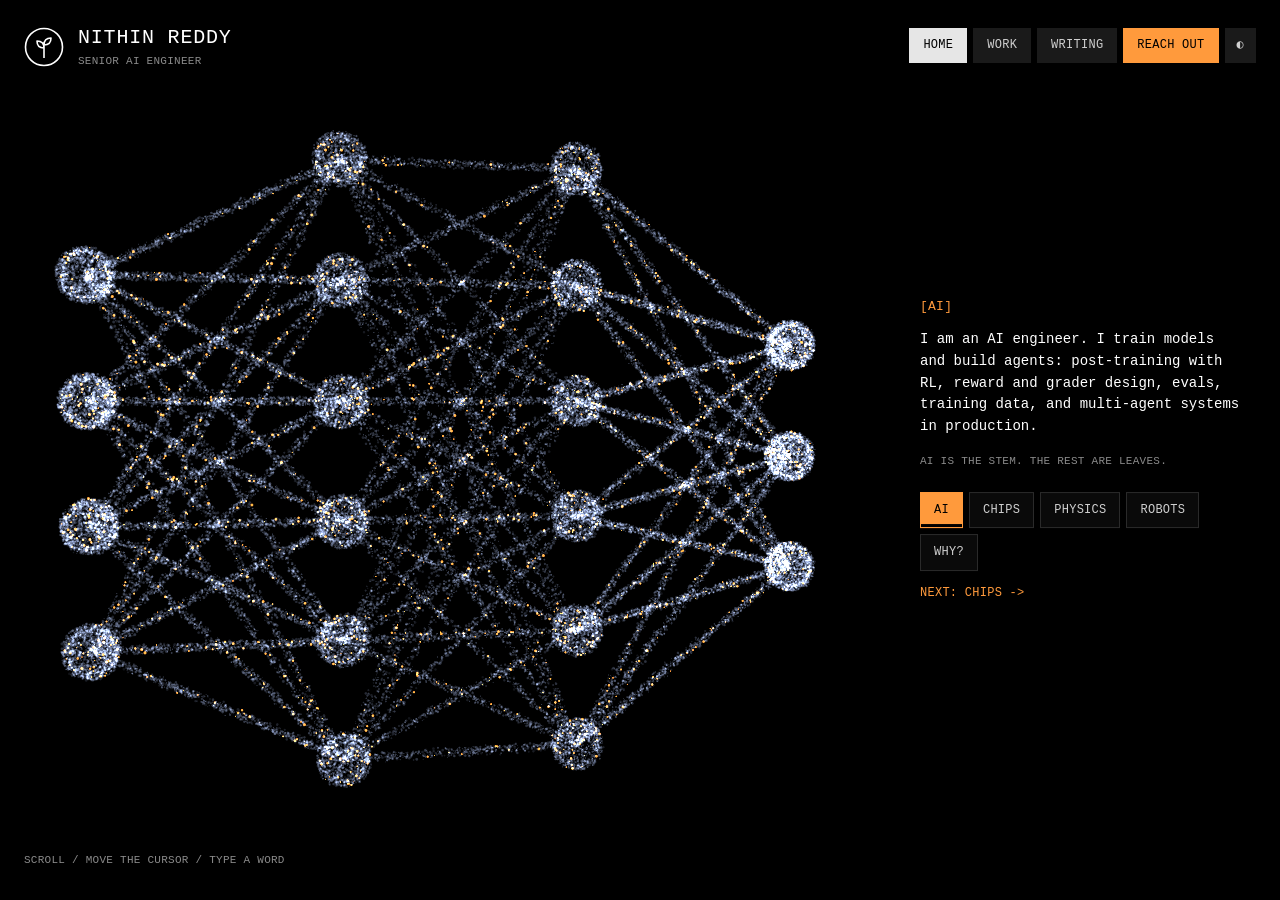
<file: writing/how-loop-works/index.html>
<!doctype html>
<html lang="en">
<head>
<meta charset="utf-8">
<meta name="viewport" content="width=device-width, initial-scale=1, viewport-fit=cover">
<title>How /loop actually works · Nithin Reddy Govindugari</title>
<meta name="description" content="A scheduled re-invocation, and why 5 minutes is the worst interval. An article by Nithin Reddy Govindugari.">
<meta name="author" content="Nithin Reddy Govindugari">
<link rel="canonical" href="https://nithingovindugari.com/writing/how-loop-works/">
<meta property="og:site_name" content="Nithin Reddy Govindugari">
<meta property="og:title" content="How /loop actually works · Nithin Reddy Govindugari">
<meta property="og:description" content="A scheduled re-invocation, and why 5 minutes is the worst interval. An article by Nithin Reddy Govindugari.">
<meta property="og:type" content="article">
<meta property="og:url" content="https://nithingovindugari.com/writing/how-loop-works/">
<meta name="twitter:card" content="summary">
<meta name="twitter:creator" content="@NithinRocks17">
<meta name="theme-color" content="#000000">
<link rel="icon" href="data:image/svg+xml,%3Csvg xmlns='http://www.w3.org/2000/svg' viewBox='0 0 40 40'%3E%3Crect width='40' height='40' fill='%23000'/%3E%3Ccircle cx='20' cy='20' r='16' fill='none' stroke='%23fff' stroke-width='2.4'/%3E%3Cpath d='M20 30V15M20 21c-5 0-7-3-7-7 5 0 7 3 7 7zm0-3c5 0 7-3 7-7-5 0-7 3-7 7z' fill='none' stroke='%23fff' stroke-width='2.4' stroke-linejoin='round'/%3E%3C/svg%3E">
<script type="application/ld+json">{"@context": "https://schema.org", "@type": "Person", "name": "Nithin Reddy Govindugari", "alternateName": "Nithin Reddy", "url": "https://nithingovindugari.com/", "jobTitle": "Senior AI Engineer", "description": "Nithin Reddy Govindugari is a Senior AI and ML Engineer with experience in core AI research and post-training of models: reinforcement learning, reward design, evals, training data and multi-agent systems.", "worksFor": {"@type": "Organization", "name": "Kasisto"}, "alumniOf": {"@type": "CollegeOrUniversity", "name": "San Jose State University"}, "knowsAbout": ["Artificial intelligence", "Machine learning", "AI research", "LLM post-training", "Reinforcement learning", "Reward design", "Model evaluation", "AI agents", "Multi-agent systems", "Quantum machine learning", "GPU kernels", "VLSI"], "sameAs": ["https://www.linkedin.com/in/nithin-reddy-6543a811a/", "https://github.com/nithingovindugari", "https://x.com/NithinRocks17", "https://huggingface.co/NithinReddyG"]}</script>
<style>
/* Layout: one black screen per page, never a long scroll. A particle cloud is the constant; it
   takes a different form on each page and morphs between them. Thin monospace UI around it.
   Four pages: home, work, writing, contact. Single dark look by choice. */
:root{
  color-scheme:dark;
  --bg:#000000; --text:#dedede; --strong:#ffffff; --muted:#8a8a8a; --chip:#1a1a1a; --chiptext:#cfcfcf; --line:#2a2a2a;
  --accent:#ff9a3c; --on-accent:#000000; --inv-bg:#e6e6e6; --inv-text:#000000; --panel:#0a0a0a; --veil:rgba(0,0,0,.72);
  --mono:"SF Mono","Menlo","Consolas","Liberation Mono",monospace;
}
:root[data-mode="light"]{
  color-scheme:light;
  --bg:#f4f2ec; --text:#2b2b2b; --strong:#000000; --muted:#6b6b6b; --chip:#e3e0d7; --chiptext:#333333; --line:#cdc9be;
  --accent:#c25e00; --on-accent:#ffffff; --inv-bg:#111111; --inv-text:#ffffff; --panel:#ebe8e0; --veil:rgba(244,242,236,.82);
}
*{box-sizing:border-box}
html,body{height:100%;overflow:hidden}
body{margin:0;background:var(--bg);color:var(--text);font:13px/1.4 var(--mono);text-transform:uppercase;letter-spacing:.02em}
canvas#bg{position:fixed;inset:0;width:100%;height:100%;display:block}
a{color:inherit;text-decoration:none}
button{font:inherit;color:inherit;text-transform:inherit;letter-spacing:inherit;background:none;border:0;padding:0;cursor:pointer}
:focus-visible{outline:1px solid var(--accent);outline-offset:3px}
p{margin:0}
[hidden]{display:none!important}
.ui{position:fixed;inset:0;pointer-events:none}
.ui>.sr{width:1px;height:1px;margin:-1px;overflow:hidden;clip:rect(0 0 0 0);white-space:nowrap}
.ui>*{position:absolute}
.brand{color:var(--strong);top:24px;left:24px;display:flex;gap:14px;align-items:center;pointer-events:auto}
.brand b{display:block;font-size:20px;font-weight:400;color:var(--strong);letter-spacing:.04em}
.brand span{font-size:11px;color:var(--muted)}
.nav{top:28px;right:24px;display:flex;gap:6px;pointer-events:auto}
.nav a{background:var(--chip);padding:9px 14px;font-size:12px;color:var(--chiptext)}
.nav a:hover{color:var(--strong)}
.nav button{background:var(--chip);color:var(--chiptext);padding:9px 12px;font-size:12px}
.nav button:hover{color:var(--strong)}
.nav a[aria-current="page"]{background:var(--inv-bg);color:var(--inv-text)}
.nav a.reach{background:var(--accent);color:var(--on-accent)}
.nav a.reach[aria-current="page"]{background:var(--strong);color:var(--bg)}

.side{right:40px;top:50%;transform:translateY(-50%);width:320px;max-height:70vh;overflow-y:auto;scrollbar-width:none;pointer-events:auto;transition:opacity .3s;text-shadow:0 0 12px var(--bg),0 0 4px var(--bg)}
.side::-webkit-scrollbar{display:none}
.side.wide{width:380px}
.side.reader{width:min(560px,46vw);max-height:76vh}
.back{display:inline-block;font-size:11px;color:var(--accent);margin-bottom:22px}
.back:hover{color:var(--strong)}
#reader{text-transform:none;letter-spacing:0}
#reader time{display:block;font-size:11px;color:var(--muted);text-transform:uppercase;letter-spacing:.02em}
#reader h1{font-size:22px;line-height:1.25;font-weight:400;color:var(--strong);margin:8px 0 20px}
#reader p{font-size:14.5px;line-height:1.7;color:var(--text);margin:0 0 1.1em}
#reader .src{margin-top:26px;padding-top:14px;border-top:1px solid var(--line);font-size:12px;color:var(--muted)}
#reader .src a{display:block;color:var(--accent);margin-top:6px}
#reader .src a:hover{color:var(--strong)}
.side h2{font-size:13px;font-weight:400;color:var(--accent);margin:0 0 1em}
.side h3{font-size:11px;font-weight:400;color:var(--accent);margin:26px 0 8px}
.side p.lead{font-size:14px;line-height:1.55;color:var(--strong);text-transform:none;letter-spacing:0}
.side small{display:block;margin-top:1.4em;font-size:11px;line-height:1.5;color:var(--muted)}
.item{display:block;padding:12px 0;border-top:1px solid var(--line)}
.item b{display:block;font-weight:400;color:var(--strong);font-size:13px}
.item span{display:block;color:var(--muted);font-size:12px;margin-top:4px;text-transform:none;letter-spacing:0;line-height:1.5}
.item i{font-style:normal;color:var(--muted);font-size:11px;float:right;margin-left:12px}
a.item:hover b,.item.on b{color:var(--accent)}
.big{display:block;padding:16px 0;border-top:1px solid var(--line);font-size:15px;color:var(--strong);text-transform:none;letter-spacing:0}
.big span{display:block;font-size:11px;color:var(--muted);text-transform:uppercase;letter-spacing:.02em;margin-bottom:4px}
a.big:hover{color:var(--accent)}

.labels{inset:0;pointer-events:none}
.labels button{position:absolute;left:0;top:0;pointer-events:auto;font-size:11px;color:var(--strong);background:var(--veil);border:1px solid var(--line);padding:4px 7px;white-space:nowrap;will-change:transform}
.labels button:hover,.labels button.on{border-color:var(--accent);color:var(--accent)}

#txt{transition:opacity .3s;min-height:10.5em}
.chapters{display:flex;flex-wrap:wrap;gap:6px;margin-top:22px;text-shadow:none}
.chapters button{position:relative;overflow:hidden;padding:9px 13px;font-size:12px;color:var(--chiptext);border:1px solid var(--line);background:var(--panel)}
.chapters button:hover{color:var(--strong);border-color:var(--strong)}
.chapters button[aria-current="true"]{color:var(--on-accent);background:var(--accent);border-color:var(--accent)}
.chapters.auto button[aria-current="true"]::after{content:"";position:absolute;left:0;bottom:0;height:3px;width:100%;background:var(--on-accent);transform-origin:left;animation:fill var(--dur,6s) linear}
@keyframes fill{from{transform:scaleX(0)}to{transform:scaleX(1)}}
.next{display:block;margin-top:14px;font-size:12px;color:var(--accent);text-shadow:none}
.next:hover{color:var(--strong)}
.hint{left:24px;bottom:32px;font-size:11px;color:var(--muted)}
.toast{left:50%;bottom:30px;transform:translateX(-50%);font-size:11px;color:var(--on-accent);background:var(--accent);padding:7px 12px;white-space:nowrap}

@media (max-width:1100px){.side,.side.wide{right:24px;width:290px}.side.reader{right:24px;width:min(440px,48vw)}}
@media (max-width:760px){
  .nav{top:84px;left:24px;right:24px}
  .nav a{flex:1;text-align:center;padding:8px 4px;font-size:11px}
  .nav button{padding:8px 10px}
  .side,.side.wide,.side.reader{left:24px;right:24px;top:auto;bottom:24px;width:auto;transform:none;max-height:40vh}
  .side.reader{max-height:58vh}
  .labels,.hint{display:none}
  #txt{min-height:0}
  .chapters button{padding:8px 9px;font-size:11px}
}
@media (prefers-reduced-motion:reduce){.side,#txt{transition:none}.chapters.auto button::after{display:none}}
</style>
</head>
<body>
<canvas id="bg" aria-hidden="true"></canvas>

<div class="ui">
  <a class="brand" href="/" data-route="home">
    <svg width="40" height="40" viewBox="0 0 40 40" aria-hidden="true"><circle cx="20" cy="20" r="18.5" fill="none" stroke="currentColor" stroke-width="1.6"/><path d="M20 31V15M20 21c-5 0-7-3-7-7 5 0 7 3 7 7zm0-3c5 0 7-3 7-7-5 0-7 3-7 7z" fill="none" stroke="currentColor" stroke-width="1.6" stroke-linejoin="round"/></svg>
    <div><b>Nithin Reddy</b><span>Senior AI Engineer</span></div>
  </a>
  <h1 class="sr">Nithin Reddy Govindugari, Senior AI Engineer</h1>
  <nav class="nav" id="nav">
    <a href="/" data-route="home">Home</a>
    <a href="/work" data-route="work">Work</a>
    <a href="/writing" data-route="writing">Writing</a>
    <a class="reach" href="/contact" data-route="contact">Reach out</a>
    <button id="mode" aria-label="Switch between dark and light">◐</button>
  </nav>

  <div class="labels" id="labels" hidden></div>

  <div class="side home" id="side">
    <section data-page="home" aria-live="polite">
      <div id="txt">
      <h2 id="ah">[ai]</h2>
      <p class="lead" id="ap">I am an AI engineer. I train models and build agents: post-training with RL, reward and grader design, evals, training data, and multi-agent systems in production.</p>
      <small id="as">ai is the stem. the rest are leaves.</small>
      </div>
      <div class="chapters auto" id="chapters">
        <button aria-current="true">AI</button><button>Chips</button><button>Physics</button><button>Robots</button><button>Why?</button>
      </div>
      <button class="next" id="next">Next: <span id="nextname">Chips</span> -></button>
    </section>

    <section data-page="work" hidden>
      <h2>[experience]</h2>
      <div class="item"><i>2024 to now</i><b>Senior AI Engineer, Kasisto</b><span>Agentic AI for banks: multi-agent systems, post-training and evals.</span></div>
      <div class="item"><i>2024</i><b>Founding ML Engineer, Neuroscale AI</b><span>Multimodal models that score video, audio and text, and the serving behind them.</span></div>
      <div class="item"><i>2023</i><b>Research Intern, SRI International</b><span>Quantum machine learning research and open quantum benchmarks.</span></div>
      <div class="item"><i>2022 to 2023</i><b>Research and Teaching Assistant, San Jose State University</b><span>Quantum machine learning research, at the intersection of AI and quantum computing. Also taught the analog electronics lab.</span></div>
      <div class="item"><b>President, ISO, San Jose State University</b><span>Led a 50-member team. Won Best Club of the Year out of 200+ clubs.</span></div>
      <div class="item"><i>2018 to 2021</i><b>Software Engineer in AI &amp; ML, Accenture</b><span>Shipped ML, NLP and vision models and distributed systems in supply chain, healthcare and finance. Won the Highflyer award in two quarters of FY2021, among 500+ employees.</span></div>
      <h3>Projects and papers</h3>
      <div id="worklist"></div>
    </section>

    <section data-page="writing" hidden>
      <h2>[writing]</h2>
      <div id="postlist"></div>
      <h3>Code I'm reading</h3>
      <a class="item" href="https://github.com/radixark/miles"><b>miles</b><span>RL framework for LLM post-training</span></a>
      <a class="item" href="https://github.com/huggingface/OpenEnv"><b>OpenEnv</b><span>RL post-training environments</span></a>
      <a class="item" href="https://github.com/NVIDIA/Megatron-LM"><b>Megatron-LM</b><span>Training transformers at scale</span></a>
    </section>

    <section data-page="post" hidden>
      <a class="back" href="/writing" data-route="writing"><- all writing</a>
      <article id="reader"></article>
    </section>

    <section data-page="contact" hidden>
      <h2>[reach out]</h2>
      <a class="big" id="mail" href="mailto:nithingovindugari@gmail.com"><span>Email</span>nithingovindugari@gmail.com</a>
      <a class="big" href="https://www.linkedin.com/in/nithin-reddy-6543a811a/"><span>LinkedIn</span>nithin-reddy-6543a811a</a>
      <a class="big" href="https://x.com/NithinRocks17"><span>X</span>@NithinRocks17</a>
      <a class="big" href="https://github.com/nithingovindugari"><span>GitHub</span>nithingovindugari</a>
      <a class="big" href="https://huggingface.co/NithinReddyG"><span>Hugging Face</span>NithinReddyG</a>
    </section>
  </div>

  <div class="hint" id="hint">scroll / move the cursor / type a word</div>
  <div class="toast" id="toast" aria-live="polite" hidden></div>
</div>

<script src="/three.min.js"></script>
<script>
(function(){
  var CH=[
    ['[ai]','I am an AI engineer. I train models and build agents: post-training with RL, reward and grader design, evals, training data, and multi-agent systems in production.','ai is the stem. the rest are leaves.'],
    ['[chips]','I have worked on analog circuits, VLSI, FPGA datapaths, device simulation and GPU kernels.','cadence · verilog · tcad · cuda'],
    ['[physics]','I have worked on device physics and published quantum computing research, with quantum algorithms run on real hardware. I have also worked on cryogenic devices and quantum benchmarks.','"move with some blur or stay still with false clarity." (me, on x)'],
    ['[robots]','What is the point of physical and digital intelligence if we can\'t join them?',''],
    ['[why?]','I read a lot outside AI: physics, history, geopolitics, and biographies of founders and scientists.','"built ai that can write code, make art, and solve problems. still can\'t get it to network for me." (me, on x)']
  ];
  // work items sit on nodes of the neural net: [layer, index in layer]
  var WORK=[
    {n:'PhyChip',y:'2026',d:'A 3B model learns to design analog circuits. A circuit simulator grades each one.',h:'https://github.com/nithingovindugari/phychip',at:[0,0]},
    {n:'The lab',y:'building',d:'An agent that runs experiments in a simulator and picks the next one. Not finished.',at:[0,1]},
    {n:'Athma',y:'ongoing',d:'A personal AI with long-term memory and voice, on an agent harness I wrote.',at:[0,2]},
    {n:'Research intern agent',y:'2026',d:'Plans, runs and writes up ML experiments.',at:[0,3]},
    {n:'NextGen Recruit',y:'2024',d:'A multi-agent system, built before agents were common.',h:'https://github.com/nithingovindugari/Generative_AI_Recruitment_Co-Pilot',at:[1,1]},
    {n:'Fixed-point MAC unit',y:'2023',d:'A multiply-accumulate datapath on an FPGA, in Verilog.',at:[2,2]},
    {n:'Cryogenic FinFET amplifier',y:'2023',d:'A 45 nm low-noise amplifier at cryogenic temperature. Simulated.',at:[2,4]},
    {n:'FinRAG-12B',y:'paper · ACL 2026',d:'A 12B model that answers bank customers with citations.',at:[3,0]},
    {n:'Quantum solver for a transistor',y:'paper · SISPAD 2024',d:'First author. A quantum algorithm for the electrostatics inside a transistor, run on IBM hardware.',at:[3,1]},
    {n:'Quantum benchmarks',y:'paper · arXiv 2024',d:'How well quantum computers handle harder real applications, against what they cost to run.',at:[3,2]}
  ];
  var POSTS=[
    {s:'prompt-injection-random-id',t:'A cheap prompt-injection trick that actually works',d:'21 Jun 2026',p:'Wrap untrusted input in a random ID the attacker cannot guess.',b:[
      'Wrap untrusted input in a random ID that you generate fresh for each request. Then tell the model that everything inside that ID is data and never instructions.',
      'The random part matters. An attacker cannot guess the tag, so they cannot close it and slip their own instructions in after it. A fixed tag can be forged.',
      'Microsoft calls this family of techniques spotlighting. In their paper, plain delimiting left attack success above 50%. A random delimiter plus datamarking plus an explicit instruction brought it under 2% on GPT models.',
      'It is a mitigation. It does not fix prompt injection. Anything that can do real damage still needs least privilege and a gate on the action.'],
     r:[['Spotlighting paper','https://arxiv.org/abs/2403.14720']]},
    {s:'what-stops-an-agent-loop',t:'What stops an agent loop going berserk?',d:'20 Jun 2026',p:'How a self-looping agent avoids a huge API bill.',b:[
      'A self-looping agent sounds one bug away from a huge API bill. I read how Claude Code\'s /loop is built to see what stops that.',
      'The loop does not repeat by default. In self-paced mode it continues only if the model makes an explicit call to schedule the next tick. If it makes no call, the loop ends. To run forever it would have to choose to continue on every tick.',
      'There are limits on top of that. Each wait is clamped between 1 minute and 1 hour. The loop expires after a maximum window. A person can interrupt any tick. Between ticks the model is dormant and uses no tokens.',
      'What I took from it for my own systems: make continuing the deliberate act and stopping the default.'],r:[]},
    {s:'how-loop-works',t:'How /loop actually works',d:'20 Jun 2026',p:'A scheduled re-invocation, and why 5 minutes is the worst interval.',b:[
      'Claude Code\'s /loop is a scheduled re-invocation of the same prompt, with fresh context on each tick. There is no while(true) running on a server. Between ticks the model is dormant: zero tokens, zero compute.',
      'That changes how you pick the interval. The prompt cache lives for about 5 minutes. Wake up under about 270 seconds and the context is still cached, which is cheap. Wake up after 300 seconds and the whole context is read again uncached. So 300 seconds is the worst choice: you pay the full cache miss and gain almost no extra wait. Stay under 270 seconds or go past 1200.',
      'The biggest waste I see is polling work the harness already tracks, like a background job or a sub-agent. The harness re-invokes you when that work finishes, so polling it wakes you for nothing. Short intervals are for outside state with no callback, such as a CI run or a deploy.'],r:[]},
    {s:'a-3b-model-that-reasons',t:'A 3B model that reasons like a frontier one',d:'17 Jun 2026',p:'What VibeThinker\'s training recipe says about small models.',b:[
      'VibeThinker-3B is a 3 billion parameter model. Its model card reports 94.3 on AIME 2026, 80.2 Pass@1 on LiveCodeBench v6, and 123 of 128 recent LeetCode contest problems solved on the first attempt. The models it is compared against are 200 to 300 times larger.',
      'The base is Qwen2.5-Coder-3B, which is about a year old. Nearly all of the gain comes from post-training: two stages of supervised fine-tuning, then RL with a method called MGPO that up-weights problems that are neither too easy nor too hard for the current policy. A final stage rewards shorter correct answers.',
      'This works in domains where an answer can be checked. Math and code give a clean right-or-wrong signal to train against. Open-ended knowledge does not, so a 3B model will not replace a large one for everything.',
      'The weights are MIT licensed on Hugging Face. The release was days old when I wrote this, so real-world results were still coming in.'],
     r:[['Paper','https://huggingface.co/papers/2606.16140'],['Code','https://github.com/WeiboAI/VibeThinker']]},
    {s:'inference-bottleneck-moved-twice',t:'The LLM inference bottleneck moved twice',d:'16 Jun 2026',p:'First the KV cache, then prefill and decode. Both fixes were software.',b:[
      'Two years ago, scaling LLM inference meant buying more GPUs. Then people looked at where the GPU memory went.',
      'The first bottleneck was the KV cache. Each request reserved room for its longest possible answer and usually used 20 to 30% of it. The PagedAttention paper measured 60 to 80% of KV memory wasted in earlier systems. vLLM pages that memory the way an operating system pages virtual memory. Waste dropped under 4% and throughput rose 2 to 4x on the same hardware.',
      'The second was prefill and decode sharing a GPU. Reading the prompt is compute-bound and sets time to first token. Writing the answer is memory-bandwidth-bound and sets the time between tokens. On one GPU they slow each other down. llm-d puts them on separate pools and ships the cache between them, and reports up to 70% more tokens per second.',
      'It only pays at scale. On a small or untuned workload, moving the cache costs more than it saves, and the vLLM docs report a 20 to 30% slowdown.'],
     r:[['PagedAttention paper','https://arxiv.org/abs/2309.06180'],['llm-d','https://github.com/llm-d/llm-d'],['vLLM disaggregated prefill','https://docs.vllm.ai/en/latest/features/disagg_prefill']]},
    {s:'agentic-rl-loops-are-broken',t:'Most agentic-RL training loops are silently broken',d:'14 Jun 2026',p:'The hard problems are in the infrastructure now.',b:[
      'Single-turn RL is clean. Multi-turn RL, the part that makes a model an agent, degenerates quietly, and the loss curve does not warn you. Most of the hard problems are now in the infrastructure around the algorithm.',
      'Weight sync is one. Every RL step ships fresh weights to the rollout workers. Hugging Face\'s science team cut that bandwidth by about 100x and removed the need for a shared cluster, by decoupling the trainer from inference.',
      'Data is another. For computer-use agents the algorithm is settled and the shortage is training environments, so the current bet is to synthesize them (CUA-Gym).',
      'The agent harness is also becoming the RL environment. Polar plugs Codex and Claude Code in directly.',
      'One result changed how I think about model size. On ML-engineering tasks, RL on a small model beat a frontier model used off the shelf (ICLR 2026). When the task is narrow and checkable, post-training matters more than parameter count.'],
     r:[['arXiv 2509.01684','https://arxiv.org/abs/2509.01684'],['arXiv 2510.07307','https://arxiv.org/abs/2510.07307']]}
  ];
  var COUNTS=[4,6,6,3],XS=[-1.25,-.42,.42,1.25];
  function nodePos(l,k){return [XS[l],(k-(COUNTS[l]-1)/2)*.42,0]}
  var SHAPE={work:0,writing:5,post:5,contact:6};
  var page='home',chap=0,shape=0,lock=0,reduce=matchMedia('(prefers-reduced-motion: reduce)').matches;
  var side=document.getElementById('side'),btns=[].slice.call(document.querySelectorAll('#chapters button'));
  var chapters=document.getElementById('chapters'),hint=document.getElementById('hint'),labels=document.getElementById('labels');
  var txt=document.getElementById('txt'),nextname=document.getElementById('nextname'),auto=!reduce;
  function manual(){auto=false;chapters.classList.remove('auto')}
  var morph=function(){},refit=function(){},paint=function(){},select=function(){};
  var secret=false,secretTimer=0,toast=document.getElementById('toast');
  var mode='dark';try{if(localStorage.getItem('mode')==='light')mode='light'}catch(e){}
  function setMode(m){mode=m;document.documentElement.setAttribute('data-mode',m);try{localStorage.setItem('mode',m)}catch(e){}paint()}
  document.documentElement.setAttribute('data-mode',mode);
  document.getElementById('mode').addEventListener('click',function(){setMode(mode==='dark'?'light':'dark')});
  function setShape(i){if(i===shape)return;var p=shape;shape=i;morph(p,i)}

  // ----- work list and node labels -----
  var wl=document.getElementById('worklist'),rows=[],labs=[];
  WORK.forEach(function(w,i){
    var el=document.createElement(w.h?'a':'div');el.className='item';if(w.h)el.href=w.h;
    el.innerHTML='<i></i><b></b><span></span>';el.children[0].textContent=w.y;el.children[1].textContent=w.n;el.children[2].textContent=w.d;
    wl.appendChild(el);rows.push(el);
    var b=document.createElement('button');b.textContent=w.n;labels.appendChild(b);labs.push(b);
    function pick(){select(w.at);rows.forEach(function(r,j){r.classList.toggle('on',j===i)});labs.forEach(function(l,j){l.classList.toggle('on',j===i)});
      el.scrollIntoView({block:'nearest',behavior:reduce?'auto':'smooth'})}
    b.addEventListener('click',pick);b.addEventListener('mouseenter',pick);el.addEventListener('mouseenter',function(){select(w.at);labs.forEach(function(l,j){l.classList.toggle('on',j===i)})});
  });

  // ----- writing list and reader -----
  var pl=document.getElementById('postlist'),reader=document.getElementById('reader');
  POSTS.forEach(function(o){var a=document.createElement('a');a.className='item';a.href='/writing/'+o.s;a.dataset.route='post';a.dataset.slug=o.s;
    a.innerHTML='<i></i><b></b><span></span>';a.children[0].textContent=o.d;a.children[1].textContent=o.t;a.children[2].textContent=o.p;pl.appendChild(a)});
  function fill(o){reader.textContent='';
    var tm=document.createElement('time');tm.textContent=o.d;reader.appendChild(tm);
    var h=document.createElement('h1');h.textContent=o.t;reader.appendChild(h);
    o.b.forEach(function(x){var p=document.createElement('p');p.textContent=x;reader.appendChild(p)});
    if(o.r.length){var s=document.createElement('div');s.className='src';s.textContent='Sources';
      o.r.forEach(function(r){var a=document.createElement('a');a.href=r[1];a.textContent=r[0];s.appendChild(a)});reader.appendChild(s)}}

  // ----- home chapters -----
  function go(i){
    i=(i+CH.length)%CH.length;if(i===chap)return;chap=i;
    btns.forEach(function(b,j){b.setAttribute('aria-current',j===i?'true':'false')});
    txt.style.opacity=0;nextname.textContent=btns[(i+1)%CH.length].textContent;
    setTimeout(function(){document.getElementById('ah').textContent=CH[i][0];document.getElementById('ap').textContent=CH[i][1];document.getElementById('as').textContent=CH[i][2];txt.style.opacity=1;refit()},reduce?0:280);
    setShape(i);
  }
  btns.forEach(function(b,i){b.addEventListener('click',function(){manual();go(i)})});
  document.getElementById('next').addEventListener('click',function(){manual();go(chap+1)});
  if(reduce)chapters.classList.remove('auto');
  btns[0].style.setProperty('--dur','14s');
  (function tick(){setTimeout(function(){if(auto&&page==='home'&&!document.hidden)go(chap+1);tick()},chap===0?14000:6000)})();
  addEventListener('wheel',function(e){
    if(page!=='home')return; e.preventDefault();
    var n=Date.now();if(n<lock||Math.abs(e.deltaY)<12)return;lock=n+900;manual();go(chap+(e.deltaY>0?1:-1));
  },{passive:false});
  addEventListener('keydown',function(e){
    if(page!=='home')return;
    if(e.key==='ArrowDown'||e.key==='ArrowRight'||e.key==='PageDown'){manual();go(chap+1)}
    else if(e.key==='ArrowUp'||e.key==='ArrowLeft'||e.key==='PageUp'){manual();go(chap-1)}
  });
  var SECRETS={rl:[7,'reward curve'],reward:[7,'reward curve'],loop:[8,'loop']};
  var WORDS={ai:0,chip:1,chips:1,atom:2,physics:2,robot:3,robots:3,why:4};
  function showSecret(s){secret=true;setShape(s[0]);toast.textContent='found: '+s[1];toast.hidden=false;clearTimeout(secretTimer);
    secretTimer=setTimeout(function(){secret=false;toast.hidden=true;setShape(page==='home'?chap:SHAPE[page])},7000)}
  var typed='';
  addEventListener('keydown',function(e){
    if(e.metaKey||e.ctrlKey||e.altKey||!/^[a-zA-Z]$/.test(e.key))return;
    typed=(typed+e.key.toLowerCase()).slice(-8);
    for(var k in SECRETS){if(typed.slice(-k.length)===k){typed='';showSecret(SECRETS[k]);return}}
    if(page!=='home')return;
    for(var w in WORDS){if(typed.slice(-w.length)===w&&WORDS[w]!==chap&&w.length>2){typed='';manual();go(WORDS[w]);return}}
  });
  var ty=null;
  addEventListener('touchstart',function(e){ty=(page!=='home'||(e.target.closest&&e.target.closest('.nav,.side,.brand')))?null:e.touches[0].clientY},{passive:true});
  addEventListener('touchend',function(e){if(ty===null)return;var d=ty-e.changedTouches[0].clientY;if(Math.abs(d)>50){manual();go(chap+(d>0?1:-1))}ty=null},{passive:true});

  // ----- pages -----
  // On the real domain each page has its own path (404.html serves the same app for deep links).
  // Anywhere else (previews, file://) the page name lives in the hash.
  var paths=/nithingovindugari/.test(location.hostname);
  function current(){var s=paths?location.pathname.replace(/^\/+|\/+$/g,''):location.hash.slice(1);
    if(paths&&s.indexOf('writing/')===0)return ['post',s.slice(8)];
    if(!paths&&s.indexOf('post-')===0)return ['post',s.slice(5)];
    return [SHAPE.hasOwnProperty(s)&&s!=='post'?s:'home',null]}
  function show(p,slug){
    var post=null;if(p==='post'){post=POSTS.filter(function(o){return o.s===slug})[0];if(post)fill(post);else p='writing'}
    page=p;
    [].forEach.call(side.querySelectorAll('section'),function(s){s.hidden=s.dataset.page!==p});
    side.className='side'+(p==='home'?' home':'')+(p==='work'||p==='writing'?' wide':'')+(p==='post'?' reader':'');side.scrollTop=0;
    hint.hidden=p!=='home';labels.hidden=p!=='work';
    [].forEach.call(document.querySelectorAll('#nav a'),function(a){a.dataset.route===(p==='post'?'writing':p)?a.setAttribute('aria-current','page'):a.removeAttribute('aria-current')});
    document.title=p==='home'?"Nithin Reddy Govindugari | Senior AI Engineer":(post?post.t:p.charAt(0).toUpperCase()+p.slice(1))+' · Nithin Reddy Govindugari';
    secret=false;clearTimeout(secretTimer);toast.hidden=true;if(p!=='work')select(null);
    setShape(p==='home'?chap:SHAPE[p]);refit();
  }
  document.addEventListener('click',function(e){
    var a=e.target.closest&&e.target.closest('a[data-route]');if(!a||e.metaKey||e.ctrlKey||e.shiftKey)return;
    e.preventDefault();var p=a.dataset.route,sl=a.dataset.slug||null,h=p==='post'?'post-'+sl:p;
    if(paths){history.pushState(null,'',p==='home'?'/':p==='post'?'/writing/'+sl:'/'+p);show(p,sl)}
    else if(location.hash.slice(1)===h)show(p,sl);
    else location.hash=h;
  });
  function sync(){var c=current();show(c[0],c[1])}
  addEventListener('popstate',sync);
  addEventListener('hashchange',function(){if(!paths)sync()});

  // ---------- particles ----------
  var webgl=!!window.THREE,cv=document.getElementById('bg'),renderer;
  if(webgl){try{renderer=new THREE.WebGLRenderer({canvas:cv,antialias:false,alpha:false})}catch(err){webgl=false}}
  if(!webgl){sync();return}
  var small=innerWidth<=760,N=small?30000:90000,dpr=Math.min(devicePixelRatio||1,2);
  renderer.setPixelRatio(dpr);renderer.setClearColor(0x000000,1);
  var scene=new THREE.Scene(),cam=new THREE.PerspectiveCamera(35,1,0.1,100);cam.position.set(0,0,5.2);
  var R=Math.random,TAU=Math.PI*2;
  function j(s){return (R()-.5)*s}
  function seg(a,b,t){return [a[0]+(b[0]-a[0])*t,a[1]+(b[1]-a[1])*t,a[2]+(b[2]-a[2])*t]}
  function shell(c,r){var u=R()*2-1,th=R()*TAU,s=Math.sqrt(1-u*u);return [c[0]+r*s*Math.cos(th),c[1]+r*s*Math.sin(th),c[2]+r*u]}
  function tri(a,b,c){var u=R(),v=R();if(u+v>1){u=1-u;v=1-v}return [a[0]+(b[0]-a[0])*u+(c[0]-a[0])*v,a[1]+(b[1]-a[1])*u+(c[1]-a[1])*v,a[2]+(b[2]-a[2])*u+(c[2]-a[2])*v]}

  function net(){
    var L=COUNTS.map(function(n,i){var a=[];for(var k=0;k<n;k++)a.push(nodePos(i,k));return a});
    return function(){
      if(R()<.34){var l=L[(R()*4)|0];return shell(l[(R()*l.length)|0],.085)}
      var i=(R()*3)|0,a=L[i][(R()*L[i].length)|0],b=L[i+1][(R()*L[i+1].length)|0],p=seg(a,b,R());p[2]+=j(.03);p[1]+=j(.012);return p}
  }
  function chip(){
    var S=.8,D=.42;
    function rect(h){var t=R()*4|0,u=(R()*2-1)*h;return t===0?[u,h,0]:t===1?[u,-h,0]:t===2?[h,u,0]:[-h,u,0]}
    return function(){
      var r=R(),p,inner=true;
      if(r<.2)p=rect(S);
      else if(r<.36)p=rect(D);
      else if(r<.56){p=[(R()*2-1)*D,(R()*2-1)*D,0];if(R()<.6){var ax=(R()*2)|0;p[ax]=Math.round(p[ax]/.105)*.105}}
      else{var sd=R()*4|0,k=((R()*10)|0)-4.5,o=k*.15,t=R();inner=r<.8;
        var a=inner?D:S,b=inner?S:S+.3,d=a+(b-a)*t;
        p=sd===0?[o,d,0]:sd===1?[o,-d,0]:sd===2?[d,o,0]:[-d,o,0]}
      p[2]=j(inner?.05:.02);return p}
  }
  function atom(){
    return function(){
      if(R()<.14)return shell([0,0,0],.17*Math.cbrt(R()));
      var k=(R()*3)|0,e=R()<.1,a=e?(k*2.1+.6)+j(.09):R()*TAU,rr=1.2+j(e?.07:.012);
      var x=rr*Math.cos(a),y=rr*Math.sin(a)*.36,z=rr*Math.sin(a)*.93+j(e?.07:.012),c=Math.cos(k*TAU/6),s=Math.sin(k*TAU/6);
      if(e)y+=j(.07);
      return [x*c-y*s,x*s+y*c,z]}
  }
  function robot(){
    var W=.78,H=.6,Dp=.45;
    return function(){
      var r=R(),p;
      if(r<.34){var ax=(R()*3)|0,u=R()*2-1,s1=R()<.5?1:-1,s2=R()<.5?1:-1;p=ax===0?[u*W,s1*H,s2*Dp]:ax===1?[s1*W,u*H,s2*Dp]:[s1*W,s2*H,u*Dp]}
      else if(r<.5){var f=(R()*3)|0,a=R()*2-1,b=R()*2-1,sg=R()<.5?1:-1;p=f===0?[a*W,b*H,sg*Dp]:f===1?[sg*W,a*H,b*Dp]:[a*W,sg*H,b*Dp]}
      else if(r<.76){var sx=R()<.5?1:-1,an=R()*TAU;p=[sx*.34+.2*Math.cos(an),.08+.2*Math.sin(an),Dp+.02]}
      else if(r<.86){var sx2=R()<.5?1:-1,an2=R()*TAU,rd=.085*Math.sqrt(R());p=[sx2*.34+rd*Math.cos(an2),.08+rd*Math.sin(an2),Dp+.03]}
      else if(r<.92){var t=R()*2-1;p=[t*.24,-.3-.07*(1-t*t),Dp+.02]}
      else if(r<.96){p=[(R()<.5?.3:-.3)+j(.012),H+R()*.3,0]}
      else p=shell([R()<.5?.3:-.3,H+.36,0],.06);
      return p}
  }
  function why(){
    return function(){
      var r=R(),p;
      if(r<.68){var an=(170-250*R())*Math.PI/180;p=[.42*Math.cos(an)+j(.09),.5+.42*Math.sin(an)+j(.09),j(.09)]}
      else if(r<.84){var t=R();p=[.073*(1-t)+j(.09),.086-.36*t+j(.05),j(.09)]}
      else p=shell([0,-.66,0],.12*Math.cbrt(R()));
      return p}
  }
  function book(){ // open book, pages curve up from the spine, lines of text on each page
    var PW=1.15,PH=.78;
    function z(x){return .2*Math.sin(Math.min(1,Math.abs(x)/PW)*Math.PI)}
    return function(){
      var r=R(),s=R()<.5?1:-1,x,y;
      if(r<.3){var e=R()*3|0;if(e===0){x=s*PW;y=(R()*2-1)*PH}else{x=s*R()*PW;y=(e===1?1:-1)*PH}}
      else if(r<.8){var line=(R()*9)|0,len=.86-.3*((line*7)%4)/4;x=s*(.12+R()*len*(PW-.2));y=PH-.16-line*.16}
      else if(r<.9){x=j(.03);y=(R()*2-1)*PH}
      else{x=s*R()*PW;y=(R()*2-1)*PH}
      return [x,y,z(x)+j(.012)]}
  }
  function plane(){ // paper dart
    var Nn=[1.3,0,0],L=[-1,.14,.82],Rt=[-1,.14,-.82],C=[-1,.14,0],K=[-1,-.42,0],E=[[Nn,L],[Nn,Rt],[Nn,C],[Nn,K],[L,C],[Rt,C],[C,K]];
    return function(){
      var r=R(),p;
      if(r<.6){var e=E[(R()*E.length)|0];p=seg(e[0],e[1],R())}
      else if(r<.78)p=tri(Nn,L,C);
      else if(r<.96)p=tri(Nn,Rt,C);
      else p=tri(Nn,C,K);
      p[0]+=j(.012);p[1]+=j(.012);p[2]+=j(.012);return p}
  }
  function curve(){ // a reward curve climbing toward a dashed pass line
    return function(){
      var r=R(),p;
      if(r<.12)p=[-1.2+R()*2.4,-.72,0];
      else if(r<.22)p=[-1.2,-.72+R()*1.5,0];
      else if(r<.34){var x=-1.2+R()*2.4;p=[Math.floor(x/.16)%2?x:x+.08,.55,0]}
      else{var u=R(),y=-.62+1.05*(1-Math.exp(-3.2*u))+.05*Math.sin(u*40)+.03*Math.sin(u*97);p=[-1.15+2.3*u,y+j(.05),0]}
      p[2]=j(.03);return p}
  }
  function loop8(){
    return function(){
      var a=R()*TAU,s=Math.sin(a),c=Math.cos(a),k=1+s*s;
      return [1.25*c/k+j(.07),1.5*s*c/k+j(.07),j(.07)]}
  }
  var gens=[net(),chip(),atom(),robot(),why(),book(),plane(),curve(),loop8()],NS=gens.length,geo=new THREE.BufferGeometry();
  gens.forEach(function(g,k){var arr=new Float32Array(N*3);for(var i=0;i<N;i++){var p=g();arr[i*3]=p[0];arr[i*3+1]=p[1];arr[i*3+2]=p[2]}
    geo.setAttribute('a'+k,new THREE.BufferAttribute(arr,3));if(k===0)geo.setAttribute('position',new THREE.BufferAttribute(arr,3))});
  var rnd=new Float32Array(N*4);for(var i=0;i<N*4;i++)rnd[i]=R();geo.setAttribute('aRnd',new THREE.BufferAttribute(rnd,4));
  function onehot(i){var a=[];for(var k=0;k<NS;k++)a.push(k===i?1:0);return a}
  var U={uF:{value:onehot(0)},uT:{value:onehot(0)},uMix:{value:1},uTime:{value:0},uSize:{value:(small?11:13)*dpr},
    uAspect:{value:1},uTrail:{value:[0,1,2,3,4,5].map(function(){return new THREE.Vector3(9,9,0)})},uSel:{value:new THREE.Vector3()},uSelOn:{value:0},uAccent:{value:new THREE.Color('#ff9a3c')},uLight:{value:0}};
  var attrs='',sumF='',sumT='';for(var k=0;k<NS;k++){attrs+='attribute vec3 a'+k+';';sumF+=(k?'+':'')+'a'+k+'*uF['+k+']';sumT+=(k?'+':'')+'a'+k+'*uT['+k+']'}
  var mat=new THREE.ShaderMaterial({uniforms:U,transparent:true,depthWrite:false,depthTest:false,blending:THREE.AdditiveBlending,
    vertexShader:[
    attrs+'attribute vec4 aRnd;',
    'uniform float uF['+NS+'];uniform float uT['+NS+'];uniform float uMix;uniform float uTime;uniform float uSize;uniform float uAspect;uniform vec3 uTrail[6];uniform vec3 uSel;uniform float uSelOn;',
    'varying float vAcc;varying float vB;',
    'void main(){',
    ' float m=clamp(uMix*1.4-aRnd.x*0.4,0.0,1.0);m=m*m*(3.0-2.0*m);',
    ' vec3 p=mix('+sumF+','+sumT+',m);',
    ' float burst=sin(m*3.14159);',
    ' vec3 n=vec3(sin(aRnd.y*40.0+uTime*0.7),cos(aRnd.z*37.0+uTime*0.6),sin(aRnd.w*31.0+uTime*0.5));',
    ' p+=n*(0.010+burst*0.45*aRnd.w);',
    ' vec4 mv=modelViewMatrix*vec4(p,1.0);vec4 c=projectionMatrix*mv;',
    ' vec2 ndc=c.xy/c.w;vec2 push=vec2(0.0);float glow=0.0;',
    ' for(int i=0;i<6;i++){vec2 d=ndc-uTrail[i].xy;d.x*=uAspect;float f=exp(-dot(d,d)*20.0)*uTrail[i].z;vec2 dir=normalize(d+vec2(0.0001));dir.x/=uAspect;push+=dir*f;glow+=f;}',
    ' c.xy+=push*c.w*0.2*(0.4+aRnd.z);',
    ' float sel=uSelOn*(1.0-step(0.1,distance(a0,uSel)));',
    ' gl_Position=c;gl_PointSize=uSize*(0.55+aRnd.z)*(1.0+sel*0.6)/-mv.z;',
    ' vAcc=max(max(step(0.97,aRnd.y),sel),step(1.0-min(glow,1.0)*0.5,aRnd.w));vB=0.3+0.7*aRnd.x;}'].join('\n'),
    fragmentShader:[
    'precision mediump float;uniform vec3 uAccent;uniform float uLight;varying float vAcc;varying float vB;',
    'void main(){vec2 q=gl_PointCoord-0.5;float r=dot(q,q);if(r>0.25)discard;float a=smoothstep(0.25,0.0,r);',
    ' if(uLight>0.5){gl_FragColor=vec4(mix(vec3(0.07,0.08,0.11),uAccent,vAcc),a*mix(0.16+0.3*vB,0.95,vAcc));}',
    ' else{vec3 col=mix(vec3(0.72,0.8,1.0)*vB*0.3,uAccent*1.3,vAcc);gl_FragColor=vec4(col*a,1.0);}}'].join('\n')});
  var pts=new THREE.Points(geo,mat);pts.frustumCulled=false;var grp=new THREE.Group();grp.add(pts);scene.add(grp);

  paint=function(){var cs=getComputedStyle(document.documentElement),L=mode==='light';
    renderer.setClearColor(new THREE.Color(cs.getPropertyValue('--bg').trim()),1);U.uAccent.value.set(cs.getPropertyValue('--accent').trim());U.uLight.value=L?1:0;
    mat.blending=L?THREE.NormalBlending:THREE.AdditiveBlending;mat.needsUpdate=true};
  paint();
  select=function(at){if(!at){U.uSelOn.value=0;return}var np=nodePos(at[0],at[1]);U.uSel.value.set(np[0],np[1],np[2]);U.uSelOn.value=1};
  var t0=-1e9,DUR=1700,trail=U.uTrail.value;
  morph=function(a,b){U.uF.value=onehot(a);U.uT.value=onehot(b);if(reduce){U.uMix.value=1}else{U.uMix.value=0;t0=performance.now()}};

  var mx=0,my=0,pmx=0,pmy=0,inside=false,force=0,bx=0,by=0,flyT=-1e9;
  function ptr(x,y){mx=x/innerWidth*2-1;my=-(y/innerHeight*2-1);inside=true}
  addEventListener('pointermove',function(e){ptr(e.clientX,e.clientY)},{passive:true});
  addEventListener('pointerdown',function(e){ptr(e.clientX,e.clientY)},{passive:true});
  document.addEventListener('pointerleave',function(){inside=false});
  document.getElementById('mail').addEventListener('click',function(){if(!reduce)flyT=performance.now()});

  var K=3.279; // world units visible top to bottom at z=0 (fov 35, camera 5.2 away)
  function size(){var w=innerWidth,h=innerHeight;renderer.setSize(w,h,false);cam.aspect=w/h;cam.updateProjectionMatrix();U.uAspect.value=w/h;
    small=w<=760;var ppu=h/K,ab=side.getBoundingClientRect(),cx,cy,s;
    if(small){var top=130,bot=ab.top-16;cx=w/2;cy=(top+bot)/2;s=Math.min((w-32)/(2.75*ppu),(bot-top)/(2.5*ppu))}
    else{var wk=page==='work',left=wk?120:40,right=ab.left-(wk?110:36);cx=(left+right)/2;cy=h/2+10;s=Math.min((right-left)/(2.75*ppu),(h-200)/(2.5*ppu),1.05)}
    s=Math.max(.3,s);grp.scale.setScalar(s);bx=(cx-w/2)/ppu;by=(h/2-cy)/ppu}
  addEventListener('resize',size);refit=size;
  var v=new THREE.Vector3();
  function frame(now){
    var t=now/1000;U.uTime.value=reduce?0:t;
    if(!reduce&&U.uMix.value<1)U.uMix.value=Math.min(1,(now-t0)/DUR);
    var sp=Math.hypot(mx-pmx,my-pmy);pmx=mx;pmy=my;
    force+=((inside?Math.min(1,.22+sp*30):0)-force)*.08;
    for(var q=1;q<6;q++)trail[q].z*=.93;
    if(Math.hypot(mx-trail[1].x,my-trail[1].y)>.05){for(q=5;q>1;q--)trail[q].copy(trail[q-1]);trail[1].set(trail[0].x,trail[0].y,trail[0].z*.8)}
    trail[0].set(mx,my,force);
    var sw=reduce?0:Math.sin(t*.35),ry,rx;
    if(secret){ry=sw*.2+mx*.2;rx=-my*.1}
    else if(page==='work'){ry=sw*.16+mx*.12;rx=-my*.08}
    else if(page==='writing'||page==='post'){ry=sw*.14+mx*.2;rx=-.62-my*.12}
    else if(page==='contact'){ry=-.6+sw*.18+mx*.25;rx=.32-my*.15}
    else{ry=sw*.45+mx*.35;rx=(chap===1?-.75:chap===2?.25:.05)-my*.2}
    grp.rotation.y+=(ry-grp.rotation.y)*.06;grp.rotation.x+=(rx-grp.rotation.x)*.06;
    var f=(now-flyT)/1300,ox=0,oy=0;
    if(f<1){ox=f*f*5;oy=f*f*2.4}else if(flyT>0){flyT=-1e9;morph(shape,shape)}
    grp.position.set(bx+ox,by+oy,0);
    renderer.render(scene,cam);
    if(page==='work'&&!small){grp.updateMatrixWorld();
      for(var i=0;i<WORK.length;i++){var np=nodePos(WORK[i].at[0],WORK[i].at[1]);v.set(np[0],np[1],np[2]).applyMatrix4(grp.matrixWorld).project(cam);
        labs[i].style.transform='translate('+((v.x+1)/2*innerWidth)+'px,'+((1-v.y)/2*innerHeight-22)+'px) translate(-50%,-100%)'}}
    requestAnimationFrame(frame)}
  sync();size();requestAnimationFrame(frame);
})();
</script>
</body>
</html>
</file>
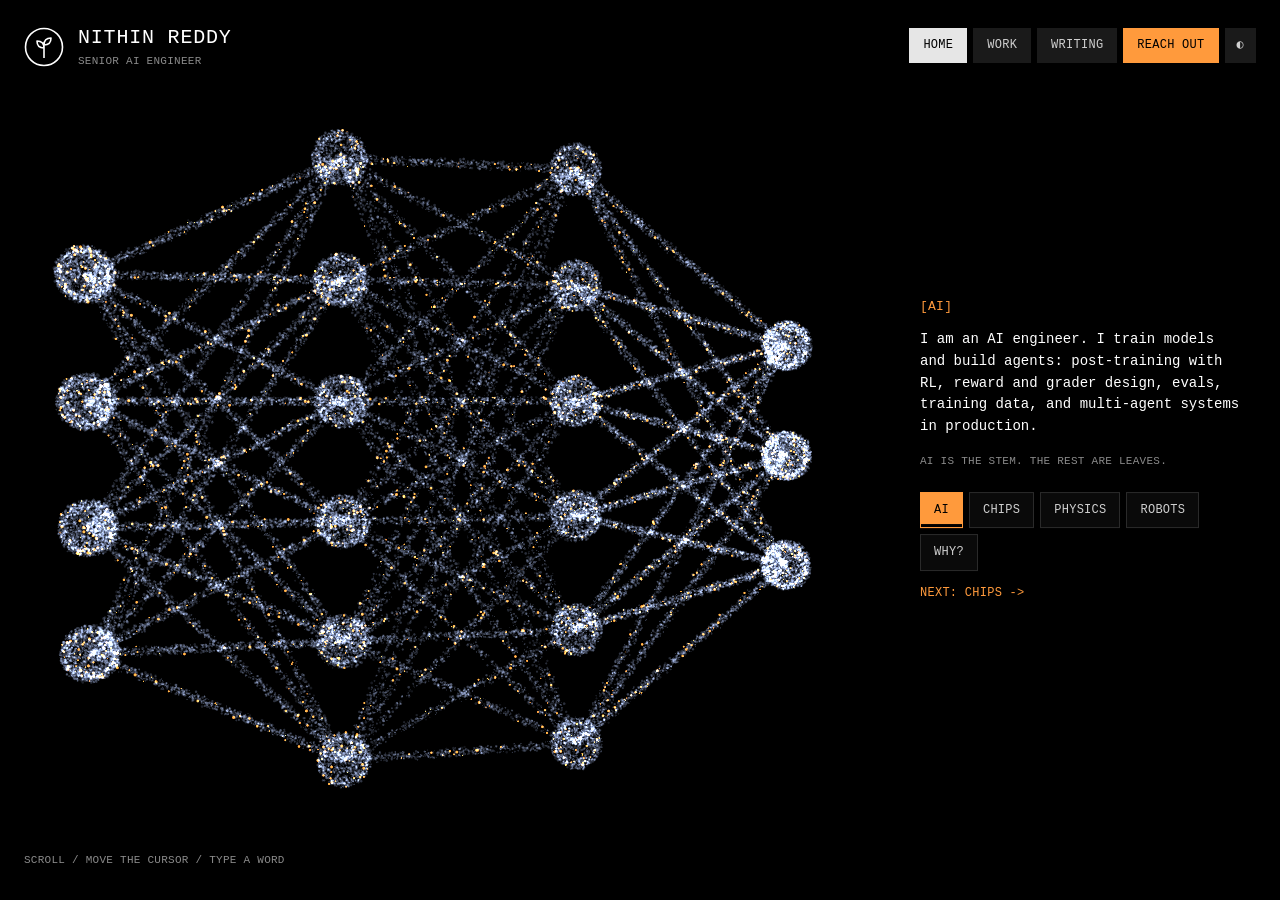
<file: writing/inference-bottleneck-moved-twice/index.html>
<!doctype html>
<html lang="en">
<head>
<meta charset="utf-8">
<meta name="viewport" content="width=device-width, initial-scale=1, viewport-fit=cover">
<title>The LLM inference bottleneck moved twice · Nithin Reddy Govindugari</title>
<meta name="description" content="First the KV cache, then prefill and decode. Both fixes were software. An article by Nithin Reddy Govindugari.">
<meta name="author" content="Nithin Reddy Govindugari">
<link rel="canonical" href="https://nithingovindugari.com/writing/inference-bottleneck-moved-twice/">
<meta property="og:site_name" content="Nithin Reddy Govindugari">
<meta property="og:title" content="The LLM inference bottleneck moved twice · Nithin Reddy Govindugari">
<meta property="og:description" content="First the KV cache, then prefill and decode. Both fixes were software. An article by Nithin Reddy Govindugari.">
<meta property="og:type" content="article">
<meta property="og:url" content="https://nithingovindugari.com/writing/inference-bottleneck-moved-twice/">
<meta name="twitter:card" content="summary">
<meta name="twitter:creator" content="@NithinRocks17">
<meta name="theme-color" content="#000000">
<link rel="icon" href="data:image/svg+xml,%3Csvg xmlns='http://www.w3.org/2000/svg' viewBox='0 0 40 40'%3E%3Crect width='40' height='40' fill='%23000'/%3E%3Ccircle cx='20' cy='20' r='16' fill='none' stroke='%23fff' stroke-width='2.4'/%3E%3Cpath d='M20 30V15M20 21c-5 0-7-3-7-7 5 0 7 3 7 7zm0-3c5 0 7-3 7-7-5 0-7 3-7 7z' fill='none' stroke='%23fff' stroke-width='2.4' stroke-linejoin='round'/%3E%3C/svg%3E">
<script type="application/ld+json">{"@context": "https://schema.org", "@type": "Person", "name": "Nithin Reddy Govindugari", "alternateName": "Nithin Reddy", "url": "https://nithingovindugari.com/", "jobTitle": "Senior AI Engineer", "description": "Nithin Reddy Govindugari is a Senior AI and ML Engineer with experience in core AI research and post-training of models: reinforcement learning, reward design, evals, training data and multi-agent systems.", "worksFor": {"@type": "Organization", "name": "Kasisto"}, "alumniOf": {"@type": "CollegeOrUniversity", "name": "San Jose State University"}, "knowsAbout": ["Artificial intelligence", "Machine learning", "AI research", "LLM post-training", "Reinforcement learning", "Reward design", "Model evaluation", "AI agents", "Multi-agent systems", "Quantum machine learning", "GPU kernels", "VLSI"], "sameAs": ["https://www.linkedin.com/in/nithin-reddy-6543a811a/", "https://github.com/nithingovindugari", "https://x.com/NithinRocks17", "https://huggingface.co/NithinReddyG"]}</script>
<style>
/* Layout: one black screen per page, never a long scroll. A particle cloud is the constant; it
   takes a different form on each page and morphs between them. Thin monospace UI around it.
   Four pages: home, work, writing, contact. Single dark look by choice. */
:root{
  color-scheme:dark;
  --bg:#000000; --text:#dedede; --strong:#ffffff; --muted:#8a8a8a; --chip:#1a1a1a; --chiptext:#cfcfcf; --line:#2a2a2a;
  --accent:#ff9a3c; --on-accent:#000000; --inv-bg:#e6e6e6; --inv-text:#000000; --panel:#0a0a0a; --veil:rgba(0,0,0,.72);
  --mono:"SF Mono","Menlo","Consolas","Liberation Mono",monospace;
}
:root[data-mode="light"]{
  color-scheme:light;
  --bg:#f4f2ec; --text:#2b2b2b; --strong:#000000; --muted:#6b6b6b; --chip:#e3e0d7; --chiptext:#333333; --line:#cdc9be;
  --accent:#c25e00; --on-accent:#ffffff; --inv-bg:#111111; --inv-text:#ffffff; --panel:#ebe8e0; --veil:rgba(244,242,236,.82);
}
*{box-sizing:border-box}
html,body{height:100%;overflow:hidden}
body{margin:0;background:var(--bg);color:var(--text);font:13px/1.4 var(--mono);text-transform:uppercase;letter-spacing:.02em}
canvas#bg{position:fixed;inset:0;width:100%;height:100%;display:block}
a{color:inherit;text-decoration:none}
button{font:inherit;color:inherit;text-transform:inherit;letter-spacing:inherit;background:none;border:0;padding:0;cursor:pointer}
:focus-visible{outline:1px solid var(--accent);outline-offset:3px}
p{margin:0}
[hidden]{display:none!important}
.ui{position:fixed;inset:0;pointer-events:none}
.ui>.sr{width:1px;height:1px;margin:-1px;overflow:hidden;clip:rect(0 0 0 0);white-space:nowrap}
.ui>*{position:absolute}
.brand{color:var(--strong);top:24px;left:24px;display:flex;gap:14px;align-items:center;pointer-events:auto}
.brand b{display:block;font-size:20px;font-weight:400;color:var(--strong);letter-spacing:.04em}
.brand span{font-size:11px;color:var(--muted)}
.nav{top:28px;right:24px;display:flex;gap:6px;pointer-events:auto}
.nav a{background:var(--chip);padding:9px 14px;font-size:12px;color:var(--chiptext)}
.nav a:hover{color:var(--strong)}
.nav button{background:var(--chip);color:var(--chiptext);padding:9px 12px;font-size:12px}
.nav button:hover{color:var(--strong)}
.nav a[aria-current="page"]{background:var(--inv-bg);color:var(--inv-text)}
.nav a.reach{background:var(--accent);color:var(--on-accent)}
.nav a.reach[aria-current="page"]{background:var(--strong);color:var(--bg)}

.side{right:40px;top:50%;transform:translateY(-50%);width:320px;max-height:70vh;overflow-y:auto;scrollbar-width:none;pointer-events:auto;transition:opacity .3s;text-shadow:0 0 12px var(--bg),0 0 4px var(--bg)}
.side::-webkit-scrollbar{display:none}
.side.wide{width:380px}
.side.reader{width:min(560px,46vw);max-height:76vh}
.back{display:inline-block;font-size:11px;color:var(--accent);margin-bottom:22px}
.back:hover{color:var(--strong)}
#reader{text-transform:none;letter-spacing:0}
#reader time{display:block;font-size:11px;color:var(--muted);text-transform:uppercase;letter-spacing:.02em}
#reader h1{font-size:22px;line-height:1.25;font-weight:400;color:var(--strong);margin:8px 0 20px}
#reader p{font-size:14.5px;line-height:1.7;color:var(--text);margin:0 0 1.1em}
#reader .src{margin-top:26px;padding-top:14px;border-top:1px solid var(--line);font-size:12px;color:var(--muted)}
#reader .src a{display:block;color:var(--accent);margin-top:6px}
#reader .src a:hover{color:var(--strong)}
.side h2{font-size:13px;font-weight:400;color:var(--accent);margin:0 0 1em}
.side h3{font-size:11px;font-weight:400;color:var(--accent);margin:26px 0 8px}
.side p.lead{font-size:14px;line-height:1.55;color:var(--strong);text-transform:none;letter-spacing:0}
.side small{display:block;margin-top:1.4em;font-size:11px;line-height:1.5;color:var(--muted)}
.item{display:block;padding:12px 0;border-top:1px solid var(--line)}
.item b{display:block;font-weight:400;color:var(--strong);font-size:13px}
.item span{display:block;color:var(--muted);font-size:12px;margin-top:4px;text-transform:none;letter-spacing:0;line-height:1.5}
.item i{font-style:normal;color:var(--muted);font-size:11px;float:right;margin-left:12px}
a.item:hover b,.item.on b{color:var(--accent)}
.big{display:block;padding:16px 0;border-top:1px solid var(--line);font-size:15px;color:var(--strong);text-transform:none;letter-spacing:0}
.big span{display:block;font-size:11px;color:var(--muted);text-transform:uppercase;letter-spacing:.02em;margin-bottom:4px}
a.big:hover{color:var(--accent)}

.labels{inset:0;pointer-events:none}
.labels button{position:absolute;left:0;top:0;pointer-events:auto;font-size:11px;color:var(--strong);background:var(--veil);border:1px solid var(--line);padding:4px 7px;white-space:nowrap;will-change:transform}
.labels button:hover,.labels button.on{border-color:var(--accent);color:var(--accent)}

#txt{transition:opacity .3s;min-height:10.5em}
.chapters{display:flex;flex-wrap:wrap;gap:6px;margin-top:22px;text-shadow:none}
.chapters button{position:relative;overflow:hidden;padding:9px 13px;font-size:12px;color:var(--chiptext);border:1px solid var(--line);background:var(--panel)}
.chapters button:hover{color:var(--strong);border-color:var(--strong)}
.chapters button[aria-current="true"]{color:var(--on-accent);background:var(--accent);border-color:var(--accent)}
.chapters.auto button[aria-current="true"]::after{content:"";position:absolute;left:0;bottom:0;height:3px;width:100%;background:var(--on-accent);transform-origin:left;animation:fill var(--dur,6s) linear}
@keyframes fill{from{transform:scaleX(0)}to{transform:scaleX(1)}}
.next{display:block;margin-top:14px;font-size:12px;color:var(--accent);text-shadow:none}
.next:hover{color:var(--strong)}
.hint{left:24px;bottom:32px;font-size:11px;color:var(--muted)}
.toast{left:50%;bottom:30px;transform:translateX(-50%);font-size:11px;color:var(--on-accent);background:var(--accent);padding:7px 12px;white-space:nowrap}

@media (max-width:1100px){.side,.side.wide{right:24px;width:290px}.side.reader{right:24px;width:min(440px,48vw)}}
@media (max-width:760px){
  .nav{top:84px;left:24px;right:24px}
  .nav a{flex:1;text-align:center;padding:8px 4px;font-size:11px}
  .nav button{padding:8px 10px}
  .side,.side.wide,.side.reader{left:24px;right:24px;top:auto;bottom:24px;width:auto;transform:none;max-height:40vh}
  .side.reader{max-height:58vh}
  .labels,.hint{display:none}
  #txt{min-height:0}
  .chapters button{padding:8px 9px;font-size:11px}
}
@media (prefers-reduced-motion:reduce){.side,#txt{transition:none}.chapters.auto button::after{display:none}}
</style>
</head>
<body>
<canvas id="bg" aria-hidden="true"></canvas>

<div class="ui">
  <a class="brand" href="/" data-route="home">
    <svg width="40" height="40" viewBox="0 0 40 40" aria-hidden="true"><circle cx="20" cy="20" r="18.5" fill="none" stroke="currentColor" stroke-width="1.6"/><path d="M20 31V15M20 21c-5 0-7-3-7-7 5 0 7 3 7 7zm0-3c5 0 7-3 7-7-5 0-7 3-7 7z" fill="none" stroke="currentColor" stroke-width="1.6" stroke-linejoin="round"/></svg>
    <div><b>Nithin Reddy</b><span>Senior AI Engineer</span></div>
  </a>
  <h1 class="sr">Nithin Reddy Govindugari, Senior AI Engineer</h1>
  <nav class="nav" id="nav">
    <a href="/" data-route="home">Home</a>
    <a href="/work" data-route="work">Work</a>
    <a href="/writing" data-route="writing">Writing</a>
    <a class="reach" href="/contact" data-route="contact">Reach out</a>
    <button id="mode" aria-label="Switch between dark and light">◐</button>
  </nav>

  <div class="labels" id="labels" hidden></div>

  <div class="side home" id="side">
    <section data-page="home" aria-live="polite">
      <div id="txt">
      <h2 id="ah">[ai]</h2>
      <p class="lead" id="ap">I am an AI engineer. I train models and build agents: post-training with RL, reward and grader design, evals, training data, and multi-agent systems in production.</p>
      <small id="as">ai is the stem. the rest are leaves.</small>
      </div>
      <div class="chapters auto" id="chapters">
        <button aria-current="true">AI</button><button>Chips</button><button>Physics</button><button>Robots</button><button>Why?</button>
      </div>
      <button class="next" id="next">Next: <span id="nextname">Chips</span> -></button>
    </section>

    <section data-page="work" hidden>
      <h2>[experience]</h2>
      <div class="item"><i>2024 to now</i><b>Senior AI Engineer, Kasisto</b><span>Agentic AI for banks: multi-agent systems, post-training and evals.</span></div>
      <div class="item"><i>2024</i><b>Founding ML Engineer, Neuroscale AI</b><span>Multimodal models that score video, audio and text, and the serving behind them.</span></div>
      <div class="item"><i>2023</i><b>Research Intern, SRI International</b><span>Quantum machine learning research and open quantum benchmarks.</span></div>
      <div class="item"><i>2022 to 2023</i><b>Research and Teaching Assistant, San Jose State University</b><span>Quantum machine learning research, at the intersection of AI and quantum computing. Also taught the analog electronics lab.</span></div>
      <div class="item"><b>President, ISO, San Jose State University</b><span>Led a 50-member team. Won Best Club of the Year out of 200+ clubs.</span></div>
      <div class="item"><i>2018 to 2021</i><b>Software Engineer in AI &amp; ML, Accenture</b><span>Shipped ML, NLP and vision models and distributed systems in supply chain, healthcare and finance. Won the Highflyer award in two quarters of FY2021, among 500+ employees.</span></div>
      <h3>Projects and papers</h3>
      <div id="worklist"></div>
    </section>

    <section data-page="writing" hidden>
      <h2>[writing]</h2>
      <div id="postlist"></div>
      <h3>Code I'm reading</h3>
      <a class="item" href="https://github.com/radixark/miles"><b>miles</b><span>RL framework for LLM post-training</span></a>
      <a class="item" href="https://github.com/huggingface/OpenEnv"><b>OpenEnv</b><span>RL post-training environments</span></a>
      <a class="item" href="https://github.com/NVIDIA/Megatron-LM"><b>Megatron-LM</b><span>Training transformers at scale</span></a>
    </section>

    <section data-page="post" hidden>
      <a class="back" href="/writing" data-route="writing"><- all writing</a>
      <article id="reader"></article>
    </section>

    <section data-page="contact" hidden>
      <h2>[reach out]</h2>
      <a class="big" id="mail" href="mailto:nithingovindugari@gmail.com"><span>Email</span>nithingovindugari@gmail.com</a>
      <a class="big" href="https://www.linkedin.com/in/nithin-reddy-6543a811a/"><span>LinkedIn</span>nithin-reddy-6543a811a</a>
      <a class="big" href="https://x.com/NithinRocks17"><span>X</span>@NithinRocks17</a>
      <a class="big" href="https://github.com/nithingovindugari"><span>GitHub</span>nithingovindugari</a>
      <a class="big" href="https://huggingface.co/NithinReddyG"><span>Hugging Face</span>NithinReddyG</a>
    </section>
  </div>

  <div class="hint" id="hint">scroll / move the cursor / type a word</div>
  <div class="toast" id="toast" aria-live="polite" hidden></div>
</div>

<script src="/three.min.js"></script>
<script>
(function(){
  var CH=[
    ['[ai]','I am an AI engineer. I train models and build agents: post-training with RL, reward and grader design, evals, training data, and multi-agent systems in production.','ai is the stem. the rest are leaves.'],
    ['[chips]','I have worked on analog circuits, VLSI, FPGA datapaths, device simulation and GPU kernels.','cadence · verilog · tcad · cuda'],
    ['[physics]','I have worked on device physics and published quantum computing research, with quantum algorithms run on real hardware. I have also worked on cryogenic devices and quantum benchmarks.','"move with some blur or stay still with false clarity." (me, on x)'],
    ['[robots]','What is the point of physical and digital intelligence if we can\'t join them?',''],
    ['[why?]','I read a lot outside AI: physics, history, geopolitics, and biographies of founders and scientists.','"built ai that can write code, make art, and solve problems. still can\'t get it to network for me." (me, on x)']
  ];
  // work items sit on nodes of the neural net: [layer, index in layer]
  var WORK=[
    {n:'PhyChip',y:'2026',d:'A 3B model learns to design analog circuits. A circuit simulator grades each one.',h:'https://github.com/nithingovindugari/phychip',at:[0,0]},
    {n:'The lab',y:'building',d:'An agent that runs experiments in a simulator and picks the next one. Not finished.',at:[0,1]},
    {n:'Athma',y:'ongoing',d:'A personal AI with long-term memory and voice, on an agent harness I wrote.',at:[0,2]},
    {n:'Research intern agent',y:'2026',d:'Plans, runs and writes up ML experiments.',at:[0,3]},
    {n:'NextGen Recruit',y:'2024',d:'A multi-agent system, built before agents were common.',h:'https://github.com/nithingovindugari/Generative_AI_Recruitment_Co-Pilot',at:[1,1]},
    {n:'Fixed-point MAC unit',y:'2023',d:'A multiply-accumulate datapath on an FPGA, in Verilog.',at:[2,2]},
    {n:'Cryogenic FinFET amplifier',y:'2023',d:'A 45 nm low-noise amplifier at cryogenic temperature. Simulated.',at:[2,4]},
    {n:'FinRAG-12B',y:'paper · ACL 2026',d:'A 12B model that answers bank customers with citations.',at:[3,0]},
    {n:'Quantum solver for a transistor',y:'paper · SISPAD 2024',d:'First author. A quantum algorithm for the electrostatics inside a transistor, run on IBM hardware.',at:[3,1]},
    {n:'Quantum benchmarks',y:'paper · arXiv 2024',d:'How well quantum computers handle harder real applications, against what they cost to run.',at:[3,2]}
  ];
  var POSTS=[
    {s:'prompt-injection-random-id',t:'A cheap prompt-injection trick that actually works',d:'21 Jun 2026',p:'Wrap untrusted input in a random ID the attacker cannot guess.',b:[
      'Wrap untrusted input in a random ID that you generate fresh for each request. Then tell the model that everything inside that ID is data and never instructions.',
      'The random part matters. An attacker cannot guess the tag, so they cannot close it and slip their own instructions in after it. A fixed tag can be forged.',
      'Microsoft calls this family of techniques spotlighting. In their paper, plain delimiting left attack success above 50%. A random delimiter plus datamarking plus an explicit instruction brought it under 2% on GPT models.',
      'It is a mitigation. It does not fix prompt injection. Anything that can do real damage still needs least privilege and a gate on the action.'],
     r:[['Spotlighting paper','https://arxiv.org/abs/2403.14720']]},
    {s:'what-stops-an-agent-loop',t:'What stops an agent loop going berserk?',d:'20 Jun 2026',p:'How a self-looping agent avoids a huge API bill.',b:[
      'A self-looping agent sounds one bug away from a huge API bill. I read how Claude Code\'s /loop is built to see what stops that.',
      'The loop does not repeat by default. In self-paced mode it continues only if the model makes an explicit call to schedule the next tick. If it makes no call, the loop ends. To run forever it would have to choose to continue on every tick.',
      'There are limits on top of that. Each wait is clamped between 1 minute and 1 hour. The loop expires after a maximum window. A person can interrupt any tick. Between ticks the model is dormant and uses no tokens.',
      'What I took from it for my own systems: make continuing the deliberate act and stopping the default.'],r:[]},
    {s:'how-loop-works',t:'How /loop actually works',d:'20 Jun 2026',p:'A scheduled re-invocation, and why 5 minutes is the worst interval.',b:[
      'Claude Code\'s /loop is a scheduled re-invocation of the same prompt, with fresh context on each tick. There is no while(true) running on a server. Between ticks the model is dormant: zero tokens, zero compute.',
      'That changes how you pick the interval. The prompt cache lives for about 5 minutes. Wake up under about 270 seconds and the context is still cached, which is cheap. Wake up after 300 seconds and the whole context is read again uncached. So 300 seconds is the worst choice: you pay the full cache miss and gain almost no extra wait. Stay under 270 seconds or go past 1200.',
      'The biggest waste I see is polling work the harness already tracks, like a background job or a sub-agent. The harness re-invokes you when that work finishes, so polling it wakes you for nothing. Short intervals are for outside state with no callback, such as a CI run or a deploy.'],r:[]},
    {s:'a-3b-model-that-reasons',t:'A 3B model that reasons like a frontier one',d:'17 Jun 2026',p:'What VibeThinker\'s training recipe says about small models.',b:[
      'VibeThinker-3B is a 3 billion parameter model. Its model card reports 94.3 on AIME 2026, 80.2 Pass@1 on LiveCodeBench v6, and 123 of 128 recent LeetCode contest problems solved on the first attempt. The models it is compared against are 200 to 300 times larger.',
      'The base is Qwen2.5-Coder-3B, which is about a year old. Nearly all of the gain comes from post-training: two stages of supervised fine-tuning, then RL with a method called MGPO that up-weights problems that are neither too easy nor too hard for the current policy. A final stage rewards shorter correct answers.',
      'This works in domains where an answer can be checked. Math and code give a clean right-or-wrong signal to train against. Open-ended knowledge does not, so a 3B model will not replace a large one for everything.',
      'The weights are MIT licensed on Hugging Face. The release was days old when I wrote this, so real-world results were still coming in.'],
     r:[['Paper','https://huggingface.co/papers/2606.16140'],['Code','https://github.com/WeiboAI/VibeThinker']]},
    {s:'inference-bottleneck-moved-twice',t:'The LLM inference bottleneck moved twice',d:'16 Jun 2026',p:'First the KV cache, then prefill and decode. Both fixes were software.',b:[
      'Two years ago, scaling LLM inference meant buying more GPUs. Then people looked at where the GPU memory went.',
      'The first bottleneck was the KV cache. Each request reserved room for its longest possible answer and usually used 20 to 30% of it. The PagedAttention paper measured 60 to 80% of KV memory wasted in earlier systems. vLLM pages that memory the way an operating system pages virtual memory. Waste dropped under 4% and throughput rose 2 to 4x on the same hardware.',
      'The second was prefill and decode sharing a GPU. Reading the prompt is compute-bound and sets time to first token. Writing the answer is memory-bandwidth-bound and sets the time between tokens. On one GPU they slow each other down. llm-d puts them on separate pools and ships the cache between them, and reports up to 70% more tokens per second.',
      'It only pays at scale. On a small or untuned workload, moving the cache costs more than it saves, and the vLLM docs report a 20 to 30% slowdown.'],
     r:[['PagedAttention paper','https://arxiv.org/abs/2309.06180'],['llm-d','https://github.com/llm-d/llm-d'],['vLLM disaggregated prefill','https://docs.vllm.ai/en/latest/features/disagg_prefill']]},
    {s:'agentic-rl-loops-are-broken',t:'Most agentic-RL training loops are silently broken',d:'14 Jun 2026',p:'The hard problems are in the infrastructure now.',b:[
      'Single-turn RL is clean. Multi-turn RL, the part that makes a model an agent, degenerates quietly, and the loss curve does not warn you. Most of the hard problems are now in the infrastructure around the algorithm.',
      'Weight sync is one. Every RL step ships fresh weights to the rollout workers. Hugging Face\'s science team cut that bandwidth by about 100x and removed the need for a shared cluster, by decoupling the trainer from inference.',
      'Data is another. For computer-use agents the algorithm is settled and the shortage is training environments, so the current bet is to synthesize them (CUA-Gym).',
      'The agent harness is also becoming the RL environment. Polar plugs Codex and Claude Code in directly.',
      'One result changed how I think about model size. On ML-engineering tasks, RL on a small model beat a frontier model used off the shelf (ICLR 2026). When the task is narrow and checkable, post-training matters more than parameter count.'],
     r:[['arXiv 2509.01684','https://arxiv.org/abs/2509.01684'],['arXiv 2510.07307','https://arxiv.org/abs/2510.07307']]}
  ];
  var COUNTS=[4,6,6,3],XS=[-1.25,-.42,.42,1.25];
  function nodePos(l,k){return [XS[l],(k-(COUNTS[l]-1)/2)*.42,0]}
  var SHAPE={work:0,writing:5,post:5,contact:6};
  var page='home',chap=0,shape=0,lock=0,reduce=matchMedia('(prefers-reduced-motion: reduce)').matches;
  var side=document.getElementById('side'),btns=[].slice.call(document.querySelectorAll('#chapters button'));
  var chapters=document.getElementById('chapters'),hint=document.getElementById('hint'),labels=document.getElementById('labels');
  var txt=document.getElementById('txt'),nextname=document.getElementById('nextname'),auto=!reduce;
  function manual(){auto=false;chapters.classList.remove('auto')}
  var morph=function(){},refit=function(){},paint=function(){},select=function(){};
  var secret=false,secretTimer=0,toast=document.getElementById('toast');
  var mode='dark';try{if(localStorage.getItem('mode')==='light')mode='light'}catch(e){}
  function setMode(m){mode=m;document.documentElement.setAttribute('data-mode',m);try{localStorage.setItem('mode',m)}catch(e){}paint()}
  document.documentElement.setAttribute('data-mode',mode);
  document.getElementById('mode').addEventListener('click',function(){setMode(mode==='dark'?'light':'dark')});
  function setShape(i){if(i===shape)return;var p=shape;shape=i;morph(p,i)}

  // ----- work list and node labels -----
  var wl=document.getElementById('worklist'),rows=[],labs=[];
  WORK.forEach(function(w,i){
    var el=document.createElement(w.h?'a':'div');el.className='item';if(w.h)el.href=w.h;
    el.innerHTML='<i></i><b></b><span></span>';el.children[0].textContent=w.y;el.children[1].textContent=w.n;el.children[2].textContent=w.d;
    wl.appendChild(el);rows.push(el);
    var b=document.createElement('button');b.textContent=w.n;labels.appendChild(b);labs.push(b);
    function pick(){select(w.at);rows.forEach(function(r,j){r.classList.toggle('on',j===i)});labs.forEach(function(l,j){l.classList.toggle('on',j===i)});
      el.scrollIntoView({block:'nearest',behavior:reduce?'auto':'smooth'})}
    b.addEventListener('click',pick);b.addEventListener('mouseenter',pick);el.addEventListener('mouseenter',function(){select(w.at);labs.forEach(function(l,j){l.classList.toggle('on',j===i)})});
  });

  // ----- writing list and reader -----
  var pl=document.getElementById('postlist'),reader=document.getElementById('reader');
  POSTS.forEach(function(o){var a=document.createElement('a');a.className='item';a.href='/writing/'+o.s;a.dataset.route='post';a.dataset.slug=o.s;
    a.innerHTML='<i></i><b></b><span></span>';a.children[0].textContent=o.d;a.children[1].textContent=o.t;a.children[2].textContent=o.p;pl.appendChild(a)});
  function fill(o){reader.textContent='';
    var tm=document.createElement('time');tm.textContent=o.d;reader.appendChild(tm);
    var h=document.createElement('h1');h.textContent=o.t;reader.appendChild(h);
    o.b.forEach(function(x){var p=document.createElement('p');p.textContent=x;reader.appendChild(p)});
    if(o.r.length){var s=document.createElement('div');s.className='src';s.textContent='Sources';
      o.r.forEach(function(r){var a=document.createElement('a');a.href=r[1];a.textContent=r[0];s.appendChild(a)});reader.appendChild(s)}}

  // ----- home chapters -----
  function go(i){
    i=(i+CH.length)%CH.length;if(i===chap)return;chap=i;
    btns.forEach(function(b,j){b.setAttribute('aria-current',j===i?'true':'false')});
    txt.style.opacity=0;nextname.textContent=btns[(i+1)%CH.length].textContent;
    setTimeout(function(){document.getElementById('ah').textContent=CH[i][0];document.getElementById('ap').textContent=CH[i][1];document.getElementById('as').textContent=CH[i][2];txt.style.opacity=1;refit()},reduce?0:280);
    setShape(i);
  }
  btns.forEach(function(b,i){b.addEventListener('click',function(){manual();go(i)})});
  document.getElementById('next').addEventListener('click',function(){manual();go(chap+1)});
  if(reduce)chapters.classList.remove('auto');
  btns[0].style.setProperty('--dur','14s');
  (function tick(){setTimeout(function(){if(auto&&page==='home'&&!document.hidden)go(chap+1);tick()},chap===0?14000:6000)})();
  addEventListener('wheel',function(e){
    if(page!=='home')return; e.preventDefault();
    var n=Date.now();if(n<lock||Math.abs(e.deltaY)<12)return;lock=n+900;manual();go(chap+(e.deltaY>0?1:-1));
  },{passive:false});
  addEventListener('keydown',function(e){
    if(page!=='home')return;
    if(e.key==='ArrowDown'||e.key==='ArrowRight'||e.key==='PageDown'){manual();go(chap+1)}
    else if(e.key==='ArrowUp'||e.key==='ArrowLeft'||e.key==='PageUp'){manual();go(chap-1)}
  });
  var SECRETS={rl:[7,'reward curve'],reward:[7,'reward curve'],loop:[8,'loop']};
  var WORDS={ai:0,chip:1,chips:1,atom:2,physics:2,robot:3,robots:3,why:4};
  function showSecret(s){secret=true;setShape(s[0]);toast.textContent='found: '+s[1];toast.hidden=false;clearTimeout(secretTimer);
    secretTimer=setTimeout(function(){secret=false;toast.hidden=true;setShape(page==='home'?chap:SHAPE[page])},7000)}
  var typed='';
  addEventListener('keydown',function(e){
    if(e.metaKey||e.ctrlKey||e.altKey||!/^[a-zA-Z]$/.test(e.key))return;
    typed=(typed+e.key.toLowerCase()).slice(-8);
    for(var k in SECRETS){if(typed.slice(-k.length)===k){typed='';showSecret(SECRETS[k]);return}}
    if(page!=='home')return;
    for(var w in WORDS){if(typed.slice(-w.length)===w&&WORDS[w]!==chap&&w.length>2){typed='';manual();go(WORDS[w]);return}}
  });
  var ty=null;
  addEventListener('touchstart',function(e){ty=(page!=='home'||(e.target.closest&&e.target.closest('.nav,.side,.brand')))?null:e.touches[0].clientY},{passive:true});
  addEventListener('touchend',function(e){if(ty===null)return;var d=ty-e.changedTouches[0].clientY;if(Math.abs(d)>50){manual();go(chap+(d>0?1:-1))}ty=null},{passive:true});

  // ----- pages -----
  // On the real domain each page has its own path (404.html serves the same app for deep links).
  // Anywhere else (previews, file://) the page name lives in the hash.
  var paths=/nithingovindugari/.test(location.hostname);
  function current(){var s=paths?location.pathname.replace(/^\/+|\/+$/g,''):location.hash.slice(1);
    if(paths&&s.indexOf('writing/')===0)return ['post',s.slice(8)];
    if(!paths&&s.indexOf('post-')===0)return ['post',s.slice(5)];
    return [SHAPE.hasOwnProperty(s)&&s!=='post'?s:'home',null]}
  function show(p,slug){
    var post=null;if(p==='post'){post=POSTS.filter(function(o){return o.s===slug})[0];if(post)fill(post);else p='writing'}
    page=p;
    [].forEach.call(side.querySelectorAll('section'),function(s){s.hidden=s.dataset.page!==p});
    side.className='side'+(p==='home'?' home':'')+(p==='work'||p==='writing'?' wide':'')+(p==='post'?' reader':'');side.scrollTop=0;
    hint.hidden=p!=='home';labels.hidden=p!=='work';
    [].forEach.call(document.querySelectorAll('#nav a'),function(a){a.dataset.route===(p==='post'?'writing':p)?a.setAttribute('aria-current','page'):a.removeAttribute('aria-current')});
    document.title=p==='home'?"Nithin Reddy Govindugari | Senior AI Engineer":(post?post.t:p.charAt(0).toUpperCase()+p.slice(1))+' · Nithin Reddy Govindugari';
    secret=false;clearTimeout(secretTimer);toast.hidden=true;if(p!=='work')select(null);
    setShape(p==='home'?chap:SHAPE[p]);refit();
  }
  document.addEventListener('click',function(e){
    var a=e.target.closest&&e.target.closest('a[data-route]');if(!a||e.metaKey||e.ctrlKey||e.shiftKey)return;
    e.preventDefault();var p=a.dataset.route,sl=a.dataset.slug||null,h=p==='post'?'post-'+sl:p;
    if(paths){history.pushState(null,'',p==='home'?'/':p==='post'?'/writing/'+sl:'/'+p);show(p,sl)}
    else if(location.hash.slice(1)===h)show(p,sl);
    else location.hash=h;
  });
  function sync(){var c=current();show(c[0],c[1])}
  addEventListener('popstate',sync);
  addEventListener('hashchange',function(){if(!paths)sync()});

  // ---------- particles ----------
  var webgl=!!window.THREE,cv=document.getElementById('bg'),renderer;
  if(webgl){try{renderer=new THREE.WebGLRenderer({canvas:cv,antialias:false,alpha:false})}catch(err){webgl=false}}
  if(!webgl){sync();return}
  var small=innerWidth<=760,N=small?30000:90000,dpr=Math.min(devicePixelRatio||1,2);
  renderer.setPixelRatio(dpr);renderer.setClearColor(0x000000,1);
  var scene=new THREE.Scene(),cam=new THREE.PerspectiveCamera(35,1,0.1,100);cam.position.set(0,0,5.2);
  var R=Math.random,TAU=Math.PI*2;
  function j(s){return (R()-.5)*s}
  function seg(a,b,t){return [a[0]+(b[0]-a[0])*t,a[1]+(b[1]-a[1])*t,a[2]+(b[2]-a[2])*t]}
  function shell(c,r){var u=R()*2-1,th=R()*TAU,s=Math.sqrt(1-u*u);return [c[0]+r*s*Math.cos(th),c[1]+r*s*Math.sin(th),c[2]+r*u]}
  function tri(a,b,c){var u=R(),v=R();if(u+v>1){u=1-u;v=1-v}return [a[0]+(b[0]-a[0])*u+(c[0]-a[0])*v,a[1]+(b[1]-a[1])*u+(c[1]-a[1])*v,a[2]+(b[2]-a[2])*u+(c[2]-a[2])*v]}

  function net(){
    var L=COUNTS.map(function(n,i){var a=[];for(var k=0;k<n;k++)a.push(nodePos(i,k));return a});
    return function(){
      if(R()<.34){var l=L[(R()*4)|0];return shell(l[(R()*l.length)|0],.085)}
      var i=(R()*3)|0,a=L[i][(R()*L[i].length)|0],b=L[i+1][(R()*L[i+1].length)|0],p=seg(a,b,R());p[2]+=j(.03);p[1]+=j(.012);return p}
  }
  function chip(){
    var S=.8,D=.42;
    function rect(h){var t=R()*4|0,u=(R()*2-1)*h;return t===0?[u,h,0]:t===1?[u,-h,0]:t===2?[h,u,0]:[-h,u,0]}
    return function(){
      var r=R(),p,inner=true;
      if(r<.2)p=rect(S);
      else if(r<.36)p=rect(D);
      else if(r<.56){p=[(R()*2-1)*D,(R()*2-1)*D,0];if(R()<.6){var ax=(R()*2)|0;p[ax]=Math.round(p[ax]/.105)*.105}}
      else{var sd=R()*4|0,k=((R()*10)|0)-4.5,o=k*.15,t=R();inner=r<.8;
        var a=inner?D:S,b=inner?S:S+.3,d=a+(b-a)*t;
        p=sd===0?[o,d,0]:sd===1?[o,-d,0]:sd===2?[d,o,0]:[-d,o,0]}
      p[2]=j(inner?.05:.02);return p}
  }
  function atom(){
    return function(){
      if(R()<.14)return shell([0,0,0],.17*Math.cbrt(R()));
      var k=(R()*3)|0,e=R()<.1,a=e?(k*2.1+.6)+j(.09):R()*TAU,rr=1.2+j(e?.07:.012);
      var x=rr*Math.cos(a),y=rr*Math.sin(a)*.36,z=rr*Math.sin(a)*.93+j(e?.07:.012),c=Math.cos(k*TAU/6),s=Math.sin(k*TAU/6);
      if(e)y+=j(.07);
      return [x*c-y*s,x*s+y*c,z]}
  }
  function robot(){
    var W=.78,H=.6,Dp=.45;
    return function(){
      var r=R(),p;
      if(r<.34){var ax=(R()*3)|0,u=R()*2-1,s1=R()<.5?1:-1,s2=R()<.5?1:-1;p=ax===0?[u*W,s1*H,s2*Dp]:ax===1?[s1*W,u*H,s2*Dp]:[s1*W,s2*H,u*Dp]}
      else if(r<.5){var f=(R()*3)|0,a=R()*2-1,b=R()*2-1,sg=R()<.5?1:-1;p=f===0?[a*W,b*H,sg*Dp]:f===1?[sg*W,a*H,b*Dp]:[a*W,sg*H,b*Dp]}
      else if(r<.76){var sx=R()<.5?1:-1,an=R()*TAU;p=[sx*.34+.2*Math.cos(an),.08+.2*Math.sin(an),Dp+.02]}
      else if(r<.86){var sx2=R()<.5?1:-1,an2=R()*TAU,rd=.085*Math.sqrt(R());p=[sx2*.34+rd*Math.cos(an2),.08+rd*Math.sin(an2),Dp+.03]}
      else if(r<.92){var t=R()*2-1;p=[t*.24,-.3-.07*(1-t*t),Dp+.02]}
      else if(r<.96){p=[(R()<.5?.3:-.3)+j(.012),H+R()*.3,0]}
      else p=shell([R()<.5?.3:-.3,H+.36,0],.06);
      return p}
  }
  function why(){
    return function(){
      var r=R(),p;
      if(r<.68){var an=(170-250*R())*Math.PI/180;p=[.42*Math.cos(an)+j(.09),.5+.42*Math.sin(an)+j(.09),j(.09)]}
      else if(r<.84){var t=R();p=[.073*(1-t)+j(.09),.086-.36*t+j(.05),j(.09)]}
      else p=shell([0,-.66,0],.12*Math.cbrt(R()));
      return p}
  }
  function book(){ // open book, pages curve up from the spine, lines of text on each page
    var PW=1.15,PH=.78;
    function z(x){return .2*Math.sin(Math.min(1,Math.abs(x)/PW)*Math.PI)}
    return function(){
      var r=R(),s=R()<.5?1:-1,x,y;
      if(r<.3){var e=R()*3|0;if(e===0){x=s*PW;y=(R()*2-1)*PH}else{x=s*R()*PW;y=(e===1?1:-1)*PH}}
      else if(r<.8){var line=(R()*9)|0,len=.86-.3*((line*7)%4)/4;x=s*(.12+R()*len*(PW-.2));y=PH-.16-line*.16}
      else if(r<.9){x=j(.03);y=(R()*2-1)*PH}
      else{x=s*R()*PW;y=(R()*2-1)*PH}
      return [x,y,z(x)+j(.012)]}
  }
  function plane(){ // paper dart
    var Nn=[1.3,0,0],L=[-1,.14,.82],Rt=[-1,.14,-.82],C=[-1,.14,0],K=[-1,-.42,0],E=[[Nn,L],[Nn,Rt],[Nn,C],[Nn,K],[L,C],[Rt,C],[C,K]];
    return function(){
      var r=R(),p;
      if(r<.6){var e=E[(R()*E.length)|0];p=seg(e[0],e[1],R())}
      else if(r<.78)p=tri(Nn,L,C);
      else if(r<.96)p=tri(Nn,Rt,C);
      else p=tri(Nn,C,K);
      p[0]+=j(.012);p[1]+=j(.012);p[2]+=j(.012);return p}
  }
  function curve(){ // a reward curve climbing toward a dashed pass line
    return function(){
      var r=R(),p;
      if(r<.12)p=[-1.2+R()*2.4,-.72,0];
      else if(r<.22)p=[-1.2,-.72+R()*1.5,0];
      else if(r<.34){var x=-1.2+R()*2.4;p=[Math.floor(x/.16)%2?x:x+.08,.55,0]}
      else{var u=R(),y=-.62+1.05*(1-Math.exp(-3.2*u))+.05*Math.sin(u*40)+.03*Math.sin(u*97);p=[-1.15+2.3*u,y+j(.05),0]}
      p[2]=j(.03);return p}
  }
  function loop8(){
    return function(){
      var a=R()*TAU,s=Math.sin(a),c=Math.cos(a),k=1+s*s;
      return [1.25*c/k+j(.07),1.5*s*c/k+j(.07),j(.07)]}
  }
  var gens=[net(),chip(),atom(),robot(),why(),book(),plane(),curve(),loop8()],NS=gens.length,geo=new THREE.BufferGeometry();
  gens.forEach(function(g,k){var arr=new Float32Array(N*3);for(var i=0;i<N;i++){var p=g();arr[i*3]=p[0];arr[i*3+1]=p[1];arr[i*3+2]=p[2]}
    geo.setAttribute('a'+k,new THREE.BufferAttribute(arr,3));if(k===0)geo.setAttribute('position',new THREE.BufferAttribute(arr,3))});
  var rnd=new Float32Array(N*4);for(var i=0;i<N*4;i++)rnd[i]=R();geo.setAttribute('aRnd',new THREE.BufferAttribute(rnd,4));
  function onehot(i){var a=[];for(var k=0;k<NS;k++)a.push(k===i?1:0);return a}
  var U={uF:{value:onehot(0)},uT:{value:onehot(0)},uMix:{value:1},uTime:{value:0},uSize:{value:(small?11:13)*dpr},
    uAspect:{value:1},uTrail:{value:[0,1,2,3,4,5].map(function(){return new THREE.Vector3(9,9,0)})},uSel:{value:new THREE.Vector3()},uSelOn:{value:0},uAccent:{value:new THREE.Color('#ff9a3c')},uLight:{value:0}};
  var attrs='',sumF='',sumT='';for(var k=0;k<NS;k++){attrs+='attribute vec3 a'+k+';';sumF+=(k?'+':'')+'a'+k+'*uF['+k+']';sumT+=(k?'+':'')+'a'+k+'*uT['+k+']'}
  var mat=new THREE.ShaderMaterial({uniforms:U,transparent:true,depthWrite:false,depthTest:false,blending:THREE.AdditiveBlending,
    vertexShader:[
    attrs+'attribute vec4 aRnd;',
    'uniform float uF['+NS+'];uniform float uT['+NS+'];uniform float uMix;uniform float uTime;uniform float uSize;uniform float uAspect;uniform vec3 uTrail[6];uniform vec3 uSel;uniform float uSelOn;',
    'varying float vAcc;varying float vB;',
    'void main(){',
    ' float m=clamp(uMix*1.4-aRnd.x*0.4,0.0,1.0);m=m*m*(3.0-2.0*m);',
    ' vec3 p=mix('+sumF+','+sumT+',m);',
    ' float burst=sin(m*3.14159);',
    ' vec3 n=vec3(sin(aRnd.y*40.0+uTime*0.7),cos(aRnd.z*37.0+uTime*0.6),sin(aRnd.w*31.0+uTime*0.5));',
    ' p+=n*(0.010+burst*0.45*aRnd.w);',
    ' vec4 mv=modelViewMatrix*vec4(p,1.0);vec4 c=projectionMatrix*mv;',
    ' vec2 ndc=c.xy/c.w;vec2 push=vec2(0.0);float glow=0.0;',
    ' for(int i=0;i<6;i++){vec2 d=ndc-uTrail[i].xy;d.x*=uAspect;float f=exp(-dot(d,d)*20.0)*uTrail[i].z;vec2 dir=normalize(d+vec2(0.0001));dir.x/=uAspect;push+=dir*f;glow+=f;}',
    ' c.xy+=push*c.w*0.2*(0.4+aRnd.z);',
    ' float sel=uSelOn*(1.0-step(0.1,distance(a0,uSel)));',
    ' gl_Position=c;gl_PointSize=uSize*(0.55+aRnd.z)*(1.0+sel*0.6)/-mv.z;',
    ' vAcc=max(max(step(0.97,aRnd.y),sel),step(1.0-min(glow,1.0)*0.5,aRnd.w));vB=0.3+0.7*aRnd.x;}'].join('\n'),
    fragmentShader:[
    'precision mediump float;uniform vec3 uAccent;uniform float uLight;varying float vAcc;varying float vB;',
    'void main(){vec2 q=gl_PointCoord-0.5;float r=dot(q,q);if(r>0.25)discard;float a=smoothstep(0.25,0.0,r);',
    ' if(uLight>0.5){gl_FragColor=vec4(mix(vec3(0.07,0.08,0.11),uAccent,vAcc),a*mix(0.16+0.3*vB,0.95,vAcc));}',
    ' else{vec3 col=mix(vec3(0.72,0.8,1.0)*vB*0.3,uAccent*1.3,vAcc);gl_FragColor=vec4(col*a,1.0);}}'].join('\n')});
  var pts=new THREE.Points(geo,mat);pts.frustumCulled=false;var grp=new THREE.Group();grp.add(pts);scene.add(grp);

  paint=function(){var cs=getComputedStyle(document.documentElement),L=mode==='light';
    renderer.setClearColor(new THREE.Color(cs.getPropertyValue('--bg').trim()),1);U.uAccent.value.set(cs.getPropertyValue('--accent').trim());U.uLight.value=L?1:0;
    mat.blending=L?THREE.NormalBlending:THREE.AdditiveBlending;mat.needsUpdate=true};
  paint();
  select=function(at){if(!at){U.uSelOn.value=0;return}var np=nodePos(at[0],at[1]);U.uSel.value.set(np[0],np[1],np[2]);U.uSelOn.value=1};
  var t0=-1e9,DUR=1700,trail=U.uTrail.value;
  morph=function(a,b){U.uF.value=onehot(a);U.uT.value=onehot(b);if(reduce){U.uMix.value=1}else{U.uMix.value=0;t0=performance.now()}};

  var mx=0,my=0,pmx=0,pmy=0,inside=false,force=0,bx=0,by=0,flyT=-1e9;
  function ptr(x,y){mx=x/innerWidth*2-1;my=-(y/innerHeight*2-1);inside=true}
  addEventListener('pointermove',function(e){ptr(e.clientX,e.clientY)},{passive:true});
  addEventListener('pointerdown',function(e){ptr(e.clientX,e.clientY)},{passive:true});
  document.addEventListener('pointerleave',function(){inside=false});
  document.getElementById('mail').addEventListener('click',function(){if(!reduce)flyT=performance.now()});

  var K=3.279; // world units visible top to bottom at z=0 (fov 35, camera 5.2 away)
  function size(){var w=innerWidth,h=innerHeight;renderer.setSize(w,h,false);cam.aspect=w/h;cam.updateProjectionMatrix();U.uAspect.value=w/h;
    small=w<=760;var ppu=h/K,ab=side.getBoundingClientRect(),cx,cy,s;
    if(small){var top=130,bot=ab.top-16;cx=w/2;cy=(top+bot)/2;s=Math.min((w-32)/(2.75*ppu),(bot-top)/(2.5*ppu))}
    else{var wk=page==='work',left=wk?120:40,right=ab.left-(wk?110:36);cx=(left+right)/2;cy=h/2+10;s=Math.min((right-left)/(2.75*ppu),(h-200)/(2.5*ppu),1.05)}
    s=Math.max(.3,s);grp.scale.setScalar(s);bx=(cx-w/2)/ppu;by=(h/2-cy)/ppu}
  addEventListener('resize',size);refit=size;
  var v=new THREE.Vector3();
  function frame(now){
    var t=now/1000;U.uTime.value=reduce?0:t;
    if(!reduce&&U.uMix.value<1)U.uMix.value=Math.min(1,(now-t0)/DUR);
    var sp=Math.hypot(mx-pmx,my-pmy);pmx=mx;pmy=my;
    force+=((inside?Math.min(1,.22+sp*30):0)-force)*.08;
    for(var q=1;q<6;q++)trail[q].z*=.93;
    if(Math.hypot(mx-trail[1].x,my-trail[1].y)>.05){for(q=5;q>1;q--)trail[q].copy(trail[q-1]);trail[1].set(trail[0].x,trail[0].y,trail[0].z*.8)}
    trail[0].set(mx,my,force);
    var sw=reduce?0:Math.sin(t*.35),ry,rx;
    if(secret){ry=sw*.2+mx*.2;rx=-my*.1}
    else if(page==='work'){ry=sw*.16+mx*.12;rx=-my*.08}
    else if(page==='writing'||page==='post'){ry=sw*.14+mx*.2;rx=-.62-my*.12}
    else if(page==='contact'){ry=-.6+sw*.18+mx*.25;rx=.32-my*.15}
    else{ry=sw*.45+mx*.35;rx=(chap===1?-.75:chap===2?.25:.05)-my*.2}
    grp.rotation.y+=(ry-grp.rotation.y)*.06;grp.rotation.x+=(rx-grp.rotation.x)*.06;
    var f=(now-flyT)/1300,ox=0,oy=0;
    if(f<1){ox=f*f*5;oy=f*f*2.4}else if(flyT>0){flyT=-1e9;morph(shape,shape)}
    grp.position.set(bx+ox,by+oy,0);
    renderer.render(scene,cam);
    if(page==='work'&&!small){grp.updateMatrixWorld();
      for(var i=0;i<WORK.length;i++){var np=nodePos(WORK[i].at[0],WORK[i].at[1]);v.set(np[0],np[1],np[2]).applyMatrix4(grp.matrixWorld).project(cam);
        labs[i].style.transform='translate('+((v.x+1)/2*innerWidth)+'px,'+((1-v.y)/2*innerHeight-22)+'px) translate(-50%,-100%)'}}
    requestAnimationFrame(frame)}
  sync();size();requestAnimationFrame(frame);
})();
</script>
</body>
</html>
</file>
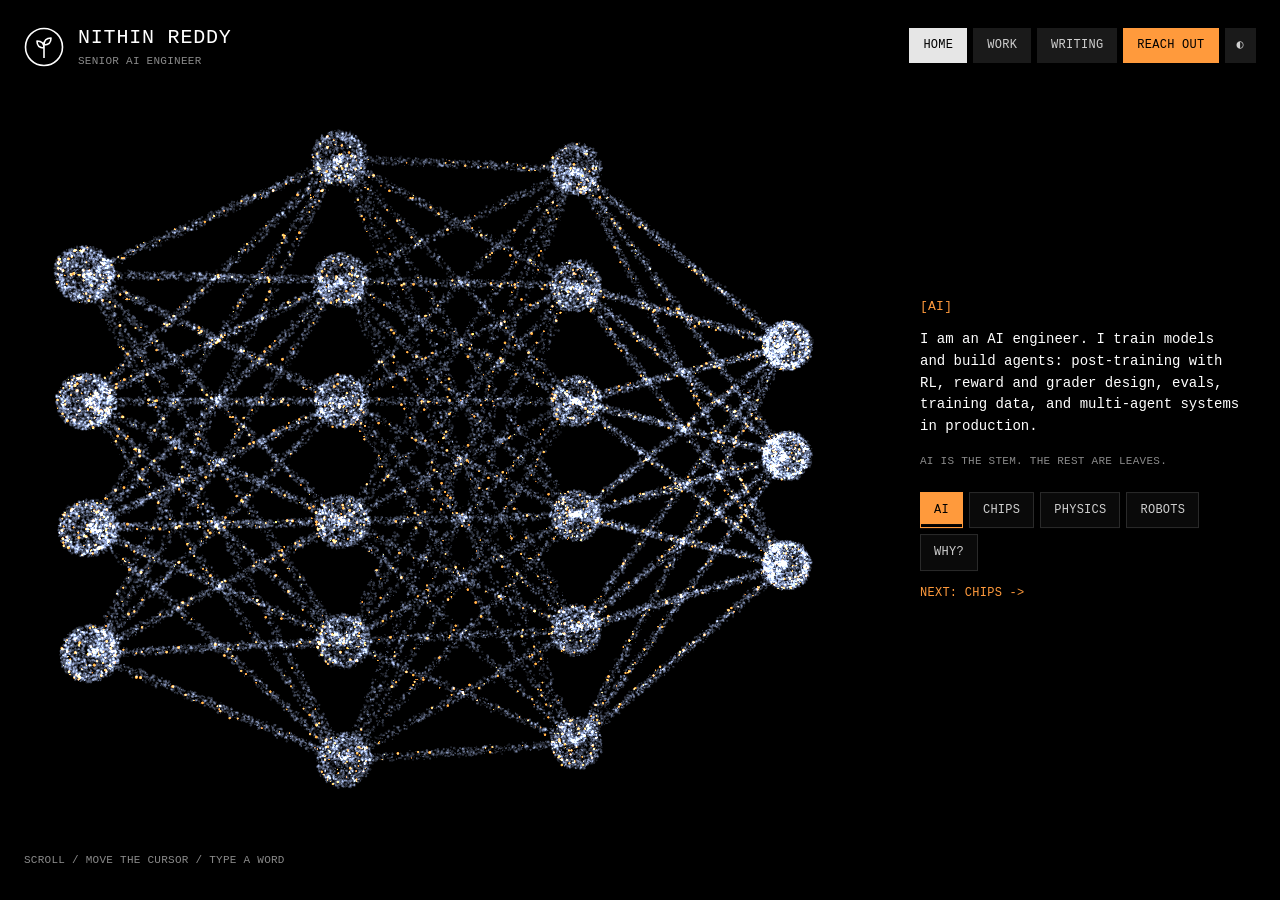
<file: writing/prompt-injection-random-id/index.html>
<!doctype html>
<html lang="en">
<head>
<meta charset="utf-8">
<meta name="viewport" content="width=device-width, initial-scale=1, viewport-fit=cover">
<title>A cheap prompt-injection trick that actually works · Nithin Reddy Govindugari</title>
<meta name="description" content="Wrap untrusted input in a random ID the attacker cannot guess. An article by Nithin Reddy Govindugari.">
<meta name="author" content="Nithin Reddy Govindugari">
<link rel="canonical" href="https://nithingovindugari.com/writing/prompt-injection-random-id/">
<meta property="og:site_name" content="Nithin Reddy Govindugari">
<meta property="og:title" content="A cheap prompt-injection trick that actually works · Nithin Reddy Govindugari">
<meta property="og:description" content="Wrap untrusted input in a random ID the attacker cannot guess. An article by Nithin Reddy Govindugari.">
<meta property="og:type" content="article">
<meta property="og:url" content="https://nithingovindugari.com/writing/prompt-injection-random-id/">
<meta name="twitter:card" content="summary">
<meta name="twitter:creator" content="@NithinRocks17">
<meta name="theme-color" content="#000000">
<link rel="icon" href="data:image/svg+xml,%3Csvg xmlns='http://www.w3.org/2000/svg' viewBox='0 0 40 40'%3E%3Crect width='40' height='40' fill='%23000'/%3E%3Ccircle cx='20' cy='20' r='16' fill='none' stroke='%23fff' stroke-width='2.4'/%3E%3Cpath d='M20 30V15M20 21c-5 0-7-3-7-7 5 0 7 3 7 7zm0-3c5 0 7-3 7-7-5 0-7 3-7 7z' fill='none' stroke='%23fff' stroke-width='2.4' stroke-linejoin='round'/%3E%3C/svg%3E">
<script type="application/ld+json">{"@context": "https://schema.org", "@type": "Person", "name": "Nithin Reddy Govindugari", "alternateName": "Nithin Reddy", "url": "https://nithingovindugari.com/", "jobTitle": "Senior AI Engineer", "description": "Nithin Reddy Govindugari is a Senior AI and ML Engineer with experience in core AI research and post-training of models: reinforcement learning, reward design, evals, training data and multi-agent systems.", "worksFor": {"@type": "Organization", "name": "Kasisto"}, "alumniOf": {"@type": "CollegeOrUniversity", "name": "San Jose State University"}, "knowsAbout": ["Artificial intelligence", "Machine learning", "AI research", "LLM post-training", "Reinforcement learning", "Reward design", "Model evaluation", "AI agents", "Multi-agent systems", "Quantum machine learning", "GPU kernels", "VLSI"], "sameAs": ["https://www.linkedin.com/in/nithin-reddy-6543a811a/", "https://github.com/nithingovindugari", "https://x.com/NithinRocks17", "https://huggingface.co/NithinReddyG"]}</script>
<style>
/* Layout: one black screen per page, never a long scroll. A particle cloud is the constant; it
   takes a different form on each page and morphs between them. Thin monospace UI around it.
   Four pages: home, work, writing, contact. Single dark look by choice. */
:root{
  color-scheme:dark;
  --bg:#000000; --text:#dedede; --strong:#ffffff; --muted:#8a8a8a; --chip:#1a1a1a; --chiptext:#cfcfcf; --line:#2a2a2a;
  --accent:#ff9a3c; --on-accent:#000000; --inv-bg:#e6e6e6; --inv-text:#000000; --panel:#0a0a0a; --veil:rgba(0,0,0,.72);
  --mono:"SF Mono","Menlo","Consolas","Liberation Mono",monospace;
}
:root[data-mode="light"]{
  color-scheme:light;
  --bg:#f4f2ec; --text:#2b2b2b; --strong:#000000; --muted:#6b6b6b; --chip:#e3e0d7; --chiptext:#333333; --line:#cdc9be;
  --accent:#c25e00; --on-accent:#ffffff; --inv-bg:#111111; --inv-text:#ffffff; --panel:#ebe8e0; --veil:rgba(244,242,236,.82);
}
*{box-sizing:border-box}
html,body{height:100%;overflow:hidden}
body{margin:0;background:var(--bg);color:var(--text);font:13px/1.4 var(--mono);text-transform:uppercase;letter-spacing:.02em}
canvas#bg{position:fixed;inset:0;width:100%;height:100%;display:block}
a{color:inherit;text-decoration:none}
button{font:inherit;color:inherit;text-transform:inherit;letter-spacing:inherit;background:none;border:0;padding:0;cursor:pointer}
:focus-visible{outline:1px solid var(--accent);outline-offset:3px}
p{margin:0}
[hidden]{display:none!important}
.ui{position:fixed;inset:0;pointer-events:none}
.ui>.sr{width:1px;height:1px;margin:-1px;overflow:hidden;clip:rect(0 0 0 0);white-space:nowrap}
.ui>*{position:absolute}
.brand{color:var(--strong);top:24px;left:24px;display:flex;gap:14px;align-items:center;pointer-events:auto}
.brand b{display:block;font-size:20px;font-weight:400;color:var(--strong);letter-spacing:.04em}
.brand span{font-size:11px;color:var(--muted)}
.nav{top:28px;right:24px;display:flex;gap:6px;pointer-events:auto}
.nav a{background:var(--chip);padding:9px 14px;font-size:12px;color:var(--chiptext)}
.nav a:hover{color:var(--strong)}
.nav button{background:var(--chip);color:var(--chiptext);padding:9px 12px;font-size:12px}
.nav button:hover{color:var(--strong)}
.nav a[aria-current="page"]{background:var(--inv-bg);color:var(--inv-text)}
.nav a.reach{background:var(--accent);color:var(--on-accent)}
.nav a.reach[aria-current="page"]{background:var(--strong);color:var(--bg)}

.side{right:40px;top:50%;transform:translateY(-50%);width:320px;max-height:70vh;overflow-y:auto;scrollbar-width:none;pointer-events:auto;transition:opacity .3s;text-shadow:0 0 12px var(--bg),0 0 4px var(--bg)}
.side::-webkit-scrollbar{display:none}
.side.wide{width:380px}
.side.reader{width:min(560px,46vw);max-height:76vh}
.back{display:inline-block;font-size:11px;color:var(--accent);margin-bottom:22px}
.back:hover{color:var(--strong)}
#reader{text-transform:none;letter-spacing:0}
#reader time{display:block;font-size:11px;color:var(--muted);text-transform:uppercase;letter-spacing:.02em}
#reader h1{font-size:22px;line-height:1.25;font-weight:400;color:var(--strong);margin:8px 0 20px}
#reader p{font-size:14.5px;line-height:1.7;color:var(--text);margin:0 0 1.1em}
#reader .src{margin-top:26px;padding-top:14px;border-top:1px solid var(--line);font-size:12px;color:var(--muted)}
#reader .src a{display:block;color:var(--accent);margin-top:6px}
#reader .src a:hover{color:var(--strong)}
.side h2{font-size:13px;font-weight:400;color:var(--accent);margin:0 0 1em}
.side h3{font-size:11px;font-weight:400;color:var(--accent);margin:26px 0 8px}
.side p.lead{font-size:14px;line-height:1.55;color:var(--strong);text-transform:none;letter-spacing:0}
.side small{display:block;margin-top:1.4em;font-size:11px;line-height:1.5;color:var(--muted)}
.item{display:block;padding:12px 0;border-top:1px solid var(--line)}
.item b{display:block;font-weight:400;color:var(--strong);font-size:13px}
.item span{display:block;color:var(--muted);font-size:12px;margin-top:4px;text-transform:none;letter-spacing:0;line-height:1.5}
.item i{font-style:normal;color:var(--muted);font-size:11px;float:right;margin-left:12px}
a.item:hover b,.item.on b{color:var(--accent)}
.big{display:block;padding:16px 0;border-top:1px solid var(--line);font-size:15px;color:var(--strong);text-transform:none;letter-spacing:0}
.big span{display:block;font-size:11px;color:var(--muted);text-transform:uppercase;letter-spacing:.02em;margin-bottom:4px}
a.big:hover{color:var(--accent)}

.labels{inset:0;pointer-events:none}
.labels button{position:absolute;left:0;top:0;pointer-events:auto;font-size:11px;color:var(--strong);background:var(--veil);border:1px solid var(--line);padding:4px 7px;white-space:nowrap;will-change:transform}
.labels button:hover,.labels button.on{border-color:var(--accent);color:var(--accent)}

#txt{transition:opacity .3s;min-height:10.5em}
.chapters{display:flex;flex-wrap:wrap;gap:6px;margin-top:22px;text-shadow:none}
.chapters button{position:relative;overflow:hidden;padding:9px 13px;font-size:12px;color:var(--chiptext);border:1px solid var(--line);background:var(--panel)}
.chapters button:hover{color:var(--strong);border-color:var(--strong)}
.chapters button[aria-current="true"]{color:var(--on-accent);background:var(--accent);border-color:var(--accent)}
.chapters.auto button[aria-current="true"]::after{content:"";position:absolute;left:0;bottom:0;height:3px;width:100%;background:var(--on-accent);transform-origin:left;animation:fill var(--dur,6s) linear}
@keyframes fill{from{transform:scaleX(0)}to{transform:scaleX(1)}}
.next{display:block;margin-top:14px;font-size:12px;color:var(--accent);text-shadow:none}
.next:hover{color:var(--strong)}
.hint{left:24px;bottom:32px;font-size:11px;color:var(--muted)}
.toast{left:50%;bottom:30px;transform:translateX(-50%);font-size:11px;color:var(--on-accent);background:var(--accent);padding:7px 12px;white-space:nowrap}

@media (max-width:1100px){.side,.side.wide{right:24px;width:290px}.side.reader{right:24px;width:min(440px,48vw)}}
@media (max-width:760px){
  .nav{top:84px;left:24px;right:24px}
  .nav a{flex:1;text-align:center;padding:8px 4px;font-size:11px}
  .nav button{padding:8px 10px}
  .side,.side.wide,.side.reader{left:24px;right:24px;top:auto;bottom:24px;width:auto;transform:none;max-height:40vh}
  .side.reader{max-height:58vh}
  .labels,.hint{display:none}
  #txt{min-height:0}
  .chapters button{padding:8px 9px;font-size:11px}
}
@media (prefers-reduced-motion:reduce){.side,#txt{transition:none}.chapters.auto button::after{display:none}}
</style>
</head>
<body>
<canvas id="bg" aria-hidden="true"></canvas>

<div class="ui">
  <a class="brand" href="/" data-route="home">
    <svg width="40" height="40" viewBox="0 0 40 40" aria-hidden="true"><circle cx="20" cy="20" r="18.5" fill="none" stroke="currentColor" stroke-width="1.6"/><path d="M20 31V15M20 21c-5 0-7-3-7-7 5 0 7 3 7 7zm0-3c5 0 7-3 7-7-5 0-7 3-7 7z" fill="none" stroke="currentColor" stroke-width="1.6" stroke-linejoin="round"/></svg>
    <div><b>Nithin Reddy</b><span>Senior AI Engineer</span></div>
  </a>
  <h1 class="sr">Nithin Reddy Govindugari, Senior AI Engineer</h1>
  <nav class="nav" id="nav">
    <a href="/" data-route="home">Home</a>
    <a href="/work" data-route="work">Work</a>
    <a href="/writing" data-route="writing">Writing</a>
    <a class="reach" href="/contact" data-route="contact">Reach out</a>
    <button id="mode" aria-label="Switch between dark and light">◐</button>
  </nav>

  <div class="labels" id="labels" hidden></div>

  <div class="side home" id="side">
    <section data-page="home" aria-live="polite">
      <div id="txt">
      <h2 id="ah">[ai]</h2>
      <p class="lead" id="ap">I am an AI engineer. I train models and build agents: post-training with RL, reward and grader design, evals, training data, and multi-agent systems in production.</p>
      <small id="as">ai is the stem. the rest are leaves.</small>
      </div>
      <div class="chapters auto" id="chapters">
        <button aria-current="true">AI</button><button>Chips</button><button>Physics</button><button>Robots</button><button>Why?</button>
      </div>
      <button class="next" id="next">Next: <span id="nextname">Chips</span> -></button>
    </section>

    <section data-page="work" hidden>
      <h2>[experience]</h2>
      <div class="item"><i>2024 to now</i><b>Senior AI Engineer, Kasisto</b><span>Agentic AI for banks: multi-agent systems, post-training and evals.</span></div>
      <div class="item"><i>2024</i><b>Founding ML Engineer, Neuroscale AI</b><span>Multimodal models that score video, audio and text, and the serving behind them.</span></div>
      <div class="item"><i>2023</i><b>Research Intern, SRI International</b><span>Quantum machine learning research and open quantum benchmarks.</span></div>
      <div class="item"><i>2022 to 2023</i><b>Research and Teaching Assistant, San Jose State University</b><span>Quantum machine learning research, at the intersection of AI and quantum computing. Also taught the analog electronics lab.</span></div>
      <div class="item"><b>President, ISO, San Jose State University</b><span>Led a 50-member team. Won Best Club of the Year out of 200+ clubs.</span></div>
      <div class="item"><i>2018 to 2021</i><b>Software Engineer in AI &amp; ML, Accenture</b><span>Shipped ML, NLP and vision models and distributed systems in supply chain, healthcare and finance. Won the Highflyer award in two quarters of FY2021, among 500+ employees.</span></div>
      <h3>Projects and papers</h3>
      <div id="worklist"></div>
    </section>

    <section data-page="writing" hidden>
      <h2>[writing]</h2>
      <div id="postlist"></div>
      <h3>Code I'm reading</h3>
      <a class="item" href="https://github.com/radixark/miles"><b>miles</b><span>RL framework for LLM post-training</span></a>
      <a class="item" href="https://github.com/huggingface/OpenEnv"><b>OpenEnv</b><span>RL post-training environments</span></a>
      <a class="item" href="https://github.com/NVIDIA/Megatron-LM"><b>Megatron-LM</b><span>Training transformers at scale</span></a>
    </section>

    <section data-page="post" hidden>
      <a class="back" href="/writing" data-route="writing"><- all writing</a>
      <article id="reader"></article>
    </section>

    <section data-page="contact" hidden>
      <h2>[reach out]</h2>
      <a class="big" id="mail" href="mailto:nithingovindugari@gmail.com"><span>Email</span>nithingovindugari@gmail.com</a>
      <a class="big" href="https://www.linkedin.com/in/nithin-reddy-6543a811a/"><span>LinkedIn</span>nithin-reddy-6543a811a</a>
      <a class="big" href="https://x.com/NithinRocks17"><span>X</span>@NithinRocks17</a>
      <a class="big" href="https://github.com/nithingovindugari"><span>GitHub</span>nithingovindugari</a>
      <a class="big" href="https://huggingface.co/NithinReddyG"><span>Hugging Face</span>NithinReddyG</a>
    </section>
  </div>

  <div class="hint" id="hint">scroll / move the cursor / type a word</div>
  <div class="toast" id="toast" aria-live="polite" hidden></div>
</div>

<script src="/three.min.js"></script>
<script>
(function(){
  var CH=[
    ['[ai]','I am an AI engineer. I train models and build agents: post-training with RL, reward and grader design, evals, training data, and multi-agent systems in production.','ai is the stem. the rest are leaves.'],
    ['[chips]','I have worked on analog circuits, VLSI, FPGA datapaths, device simulation and GPU kernels.','cadence · verilog · tcad · cuda'],
    ['[physics]','I have worked on device physics and published quantum computing research, with quantum algorithms run on real hardware. I have also worked on cryogenic devices and quantum benchmarks.','"move with some blur or stay still with false clarity." (me, on x)'],
    ['[robots]','What is the point of physical and digital intelligence if we can\'t join them?',''],
    ['[why?]','I read a lot outside AI: physics, history, geopolitics, and biographies of founders and scientists.','"built ai that can write code, make art, and solve problems. still can\'t get it to network for me." (me, on x)']
  ];
  // work items sit on nodes of the neural net: [layer, index in layer]
  var WORK=[
    {n:'PhyChip',y:'2026',d:'A 3B model learns to design analog circuits. A circuit simulator grades each one.',h:'https://github.com/nithingovindugari/phychip',at:[0,0]},
    {n:'The lab',y:'building',d:'An agent that runs experiments in a simulator and picks the next one. Not finished.',at:[0,1]},
    {n:'Athma',y:'ongoing',d:'A personal AI with long-term memory and voice, on an agent harness I wrote.',at:[0,2]},
    {n:'Research intern agent',y:'2026',d:'Plans, runs and writes up ML experiments.',at:[0,3]},
    {n:'NextGen Recruit',y:'2024',d:'A multi-agent system, built before agents were common.',h:'https://github.com/nithingovindugari/Generative_AI_Recruitment_Co-Pilot',at:[1,1]},
    {n:'Fixed-point MAC unit',y:'2023',d:'A multiply-accumulate datapath on an FPGA, in Verilog.',at:[2,2]},
    {n:'Cryogenic FinFET amplifier',y:'2023',d:'A 45 nm low-noise amplifier at cryogenic temperature. Simulated.',at:[2,4]},
    {n:'FinRAG-12B',y:'paper · ACL 2026',d:'A 12B model that answers bank customers with citations.',at:[3,0]},
    {n:'Quantum solver for a transistor',y:'paper · SISPAD 2024',d:'First author. A quantum algorithm for the electrostatics inside a transistor, run on IBM hardware.',at:[3,1]},
    {n:'Quantum benchmarks',y:'paper · arXiv 2024',d:'How well quantum computers handle harder real applications, against what they cost to run.',at:[3,2]}
  ];
  var POSTS=[
    {s:'prompt-injection-random-id',t:'A cheap prompt-injection trick that actually works',d:'21 Jun 2026',p:'Wrap untrusted input in a random ID the attacker cannot guess.',b:[
      'Wrap untrusted input in a random ID that you generate fresh for each request. Then tell the model that everything inside that ID is data and never instructions.',
      'The random part matters. An attacker cannot guess the tag, so they cannot close it and slip their own instructions in after it. A fixed tag can be forged.',
      'Microsoft calls this family of techniques spotlighting. In their paper, plain delimiting left attack success above 50%. A random delimiter plus datamarking plus an explicit instruction brought it under 2% on GPT models.',
      'It is a mitigation. It does not fix prompt injection. Anything that can do real damage still needs least privilege and a gate on the action.'],
     r:[['Spotlighting paper','https://arxiv.org/abs/2403.14720']]},
    {s:'what-stops-an-agent-loop',t:'What stops an agent loop going berserk?',d:'20 Jun 2026',p:'How a self-looping agent avoids a huge API bill.',b:[
      'A self-looping agent sounds one bug away from a huge API bill. I read how Claude Code\'s /loop is built to see what stops that.',
      'The loop does not repeat by default. In self-paced mode it continues only if the model makes an explicit call to schedule the next tick. If it makes no call, the loop ends. To run forever it would have to choose to continue on every tick.',
      'There are limits on top of that. Each wait is clamped between 1 minute and 1 hour. The loop expires after a maximum window. A person can interrupt any tick. Between ticks the model is dormant and uses no tokens.',
      'What I took from it for my own systems: make continuing the deliberate act and stopping the default.'],r:[]},
    {s:'how-loop-works',t:'How /loop actually works',d:'20 Jun 2026',p:'A scheduled re-invocation, and why 5 minutes is the worst interval.',b:[
      'Claude Code\'s /loop is a scheduled re-invocation of the same prompt, with fresh context on each tick. There is no while(true) running on a server. Between ticks the model is dormant: zero tokens, zero compute.',
      'That changes how you pick the interval. The prompt cache lives for about 5 minutes. Wake up under about 270 seconds and the context is still cached, which is cheap. Wake up after 300 seconds and the whole context is read again uncached. So 300 seconds is the worst choice: you pay the full cache miss and gain almost no extra wait. Stay under 270 seconds or go past 1200.',
      'The biggest waste I see is polling work the harness already tracks, like a background job or a sub-agent. The harness re-invokes you when that work finishes, so polling it wakes you for nothing. Short intervals are for outside state with no callback, such as a CI run or a deploy.'],r:[]},
    {s:'a-3b-model-that-reasons',t:'A 3B model that reasons like a frontier one',d:'17 Jun 2026',p:'What VibeThinker\'s training recipe says about small models.',b:[
      'VibeThinker-3B is a 3 billion parameter model. Its model card reports 94.3 on AIME 2026, 80.2 Pass@1 on LiveCodeBench v6, and 123 of 128 recent LeetCode contest problems solved on the first attempt. The models it is compared against are 200 to 300 times larger.',
      'The base is Qwen2.5-Coder-3B, which is about a year old. Nearly all of the gain comes from post-training: two stages of supervised fine-tuning, then RL with a method called MGPO that up-weights problems that are neither too easy nor too hard for the current policy. A final stage rewards shorter correct answers.',
      'This works in domains where an answer can be checked. Math and code give a clean right-or-wrong signal to train against. Open-ended knowledge does not, so a 3B model will not replace a large one for everything.',
      'The weights are MIT licensed on Hugging Face. The release was days old when I wrote this, so real-world results were still coming in.'],
     r:[['Paper','https://huggingface.co/papers/2606.16140'],['Code','https://github.com/WeiboAI/VibeThinker']]},
    {s:'inference-bottleneck-moved-twice',t:'The LLM inference bottleneck moved twice',d:'16 Jun 2026',p:'First the KV cache, then prefill and decode. Both fixes were software.',b:[
      'Two years ago, scaling LLM inference meant buying more GPUs. Then people looked at where the GPU memory went.',
      'The first bottleneck was the KV cache. Each request reserved room for its longest possible answer and usually used 20 to 30% of it. The PagedAttention paper measured 60 to 80% of KV memory wasted in earlier systems. vLLM pages that memory the way an operating system pages virtual memory. Waste dropped under 4% and throughput rose 2 to 4x on the same hardware.',
      'The second was prefill and decode sharing a GPU. Reading the prompt is compute-bound and sets time to first token. Writing the answer is memory-bandwidth-bound and sets the time between tokens. On one GPU they slow each other down. llm-d puts them on separate pools and ships the cache between them, and reports up to 70% more tokens per second.',
      'It only pays at scale. On a small or untuned workload, moving the cache costs more than it saves, and the vLLM docs report a 20 to 30% slowdown.'],
     r:[['PagedAttention paper','https://arxiv.org/abs/2309.06180'],['llm-d','https://github.com/llm-d/llm-d'],['vLLM disaggregated prefill','https://docs.vllm.ai/en/latest/features/disagg_prefill']]},
    {s:'agentic-rl-loops-are-broken',t:'Most agentic-RL training loops are silently broken',d:'14 Jun 2026',p:'The hard problems are in the infrastructure now.',b:[
      'Single-turn RL is clean. Multi-turn RL, the part that makes a model an agent, degenerates quietly, and the loss curve does not warn you. Most of the hard problems are now in the infrastructure around the algorithm.',
      'Weight sync is one. Every RL step ships fresh weights to the rollout workers. Hugging Face\'s science team cut that bandwidth by about 100x and removed the need for a shared cluster, by decoupling the trainer from inference.',
      'Data is another. For computer-use agents the algorithm is settled and the shortage is training environments, so the current bet is to synthesize them (CUA-Gym).',
      'The agent harness is also becoming the RL environment. Polar plugs Codex and Claude Code in directly.',
      'One result changed how I think about model size. On ML-engineering tasks, RL on a small model beat a frontier model used off the shelf (ICLR 2026). When the task is narrow and checkable, post-training matters more than parameter count.'],
     r:[['arXiv 2509.01684','https://arxiv.org/abs/2509.01684'],['arXiv 2510.07307','https://arxiv.org/abs/2510.07307']]}
  ];
  var COUNTS=[4,6,6,3],XS=[-1.25,-.42,.42,1.25];
  function nodePos(l,k){return [XS[l],(k-(COUNTS[l]-1)/2)*.42,0]}
  var SHAPE={work:0,writing:5,post:5,contact:6};
  var page='home',chap=0,shape=0,lock=0,reduce=matchMedia('(prefers-reduced-motion: reduce)').matches;
  var side=document.getElementById('side'),btns=[].slice.call(document.querySelectorAll('#chapters button'));
  var chapters=document.getElementById('chapters'),hint=document.getElementById('hint'),labels=document.getElementById('labels');
  var txt=document.getElementById('txt'),nextname=document.getElementById('nextname'),auto=!reduce;
  function manual(){auto=false;chapters.classList.remove('auto')}
  var morph=function(){},refit=function(){},paint=function(){},select=function(){};
  var secret=false,secretTimer=0,toast=document.getElementById('toast');
  var mode='dark';try{if(localStorage.getItem('mode')==='light')mode='light'}catch(e){}
  function setMode(m){mode=m;document.documentElement.setAttribute('data-mode',m);try{localStorage.setItem('mode',m)}catch(e){}paint()}
  document.documentElement.setAttribute('data-mode',mode);
  document.getElementById('mode').addEventListener('click',function(){setMode(mode==='dark'?'light':'dark')});
  function setShape(i){if(i===shape)return;var p=shape;shape=i;morph(p,i)}

  // ----- work list and node labels -----
  var wl=document.getElementById('worklist'),rows=[],labs=[];
  WORK.forEach(function(w,i){
    var el=document.createElement(w.h?'a':'div');el.className='item';if(w.h)el.href=w.h;
    el.innerHTML='<i></i><b></b><span></span>';el.children[0].textContent=w.y;el.children[1].textContent=w.n;el.children[2].textContent=w.d;
    wl.appendChild(el);rows.push(el);
    var b=document.createElement('button');b.textContent=w.n;labels.appendChild(b);labs.push(b);
    function pick(){select(w.at);rows.forEach(function(r,j){r.classList.toggle('on',j===i)});labs.forEach(function(l,j){l.classList.toggle('on',j===i)});
      el.scrollIntoView({block:'nearest',behavior:reduce?'auto':'smooth'})}
    b.addEventListener('click',pick);b.addEventListener('mouseenter',pick);el.addEventListener('mouseenter',function(){select(w.at);labs.forEach(function(l,j){l.classList.toggle('on',j===i)})});
  });

  // ----- writing list and reader -----
  var pl=document.getElementById('postlist'),reader=document.getElementById('reader');
  POSTS.forEach(function(o){var a=document.createElement('a');a.className='item';a.href='/writing/'+o.s;a.dataset.route='post';a.dataset.slug=o.s;
    a.innerHTML='<i></i><b></b><span></span>';a.children[0].textContent=o.d;a.children[1].textContent=o.t;a.children[2].textContent=o.p;pl.appendChild(a)});
  function fill(o){reader.textContent='';
    var tm=document.createElement('time');tm.textContent=o.d;reader.appendChild(tm);
    var h=document.createElement('h1');h.textContent=o.t;reader.appendChild(h);
    o.b.forEach(function(x){var p=document.createElement('p');p.textContent=x;reader.appendChild(p)});
    if(o.r.length){var s=document.createElement('div');s.className='src';s.textContent='Sources';
      o.r.forEach(function(r){var a=document.createElement('a');a.href=r[1];a.textContent=r[0];s.appendChild(a)});reader.appendChild(s)}}

  // ----- home chapters -----
  function go(i){
    i=(i+CH.length)%CH.length;if(i===chap)return;chap=i;
    btns.forEach(function(b,j){b.setAttribute('aria-current',j===i?'true':'false')});
    txt.style.opacity=0;nextname.textContent=btns[(i+1)%CH.length].textContent;
    setTimeout(function(){document.getElementById('ah').textContent=CH[i][0];document.getElementById('ap').textContent=CH[i][1];document.getElementById('as').textContent=CH[i][2];txt.style.opacity=1;refit()},reduce?0:280);
    setShape(i);
  }
  btns.forEach(function(b,i){b.addEventListener('click',function(){manual();go(i)})});
  document.getElementById('next').addEventListener('click',function(){manual();go(chap+1)});
  if(reduce)chapters.classList.remove('auto');
  btns[0].style.setProperty('--dur','14s');
  (function tick(){setTimeout(function(){if(auto&&page==='home'&&!document.hidden)go(chap+1);tick()},chap===0?14000:6000)})();
  addEventListener('wheel',function(e){
    if(page!=='home')return; e.preventDefault();
    var n=Date.now();if(n<lock||Math.abs(e.deltaY)<12)return;lock=n+900;manual();go(chap+(e.deltaY>0?1:-1));
  },{passive:false});
  addEventListener('keydown',function(e){
    if(page!=='home')return;
    if(e.key==='ArrowDown'||e.key==='ArrowRight'||e.key==='PageDown'){manual();go(chap+1)}
    else if(e.key==='ArrowUp'||e.key==='ArrowLeft'||e.key==='PageUp'){manual();go(chap-1)}
  });
  var SECRETS={rl:[7,'reward curve'],reward:[7,'reward curve'],loop:[8,'loop']};
  var WORDS={ai:0,chip:1,chips:1,atom:2,physics:2,robot:3,robots:3,why:4};
  function showSecret(s){secret=true;setShape(s[0]);toast.textContent='found: '+s[1];toast.hidden=false;clearTimeout(secretTimer);
    secretTimer=setTimeout(function(){secret=false;toast.hidden=true;setShape(page==='home'?chap:SHAPE[page])},7000)}
  var typed='';
  addEventListener('keydown',function(e){
    if(e.metaKey||e.ctrlKey||e.altKey||!/^[a-zA-Z]$/.test(e.key))return;
    typed=(typed+e.key.toLowerCase()).slice(-8);
    for(var k in SECRETS){if(typed.slice(-k.length)===k){typed='';showSecret(SECRETS[k]);return}}
    if(page!=='home')return;
    for(var w in WORDS){if(typed.slice(-w.length)===w&&WORDS[w]!==chap&&w.length>2){typed='';manual();go(WORDS[w]);return}}
  });
  var ty=null;
  addEventListener('touchstart',function(e){ty=(page!=='home'||(e.target.closest&&e.target.closest('.nav,.side,.brand')))?null:e.touches[0].clientY},{passive:true});
  addEventListener('touchend',function(e){if(ty===null)return;var d=ty-e.changedTouches[0].clientY;if(Math.abs(d)>50){manual();go(chap+(d>0?1:-1))}ty=null},{passive:true});

  // ----- pages -----
  // On the real domain each page has its own path (404.html serves the same app for deep links).
  // Anywhere else (previews, file://) the page name lives in the hash.
  var paths=/nithingovindugari/.test(location.hostname);
  function current(){var s=paths?location.pathname.replace(/^\/+|\/+$/g,''):location.hash.slice(1);
    if(paths&&s.indexOf('writing/')===0)return ['post',s.slice(8)];
    if(!paths&&s.indexOf('post-')===0)return ['post',s.slice(5)];
    return [SHAPE.hasOwnProperty(s)&&s!=='post'?s:'home',null]}
  function show(p,slug){
    var post=null;if(p==='post'){post=POSTS.filter(function(o){return o.s===slug})[0];if(post)fill(post);else p='writing'}
    page=p;
    [].forEach.call(side.querySelectorAll('section'),function(s){s.hidden=s.dataset.page!==p});
    side.className='side'+(p==='home'?' home':'')+(p==='work'||p==='writing'?' wide':'')+(p==='post'?' reader':'');side.scrollTop=0;
    hint.hidden=p!=='home';labels.hidden=p!=='work';
    [].forEach.call(document.querySelectorAll('#nav a'),function(a){a.dataset.route===(p==='post'?'writing':p)?a.setAttribute('aria-current','page'):a.removeAttribute('aria-current')});
    document.title=p==='home'?"Nithin Reddy Govindugari | Senior AI Engineer":(post?post.t:p.charAt(0).toUpperCase()+p.slice(1))+' · Nithin Reddy Govindugari';
    secret=false;clearTimeout(secretTimer);toast.hidden=true;if(p!=='work')select(null);
    setShape(p==='home'?chap:SHAPE[p]);refit();
  }
  document.addEventListener('click',function(e){
    var a=e.target.closest&&e.target.closest('a[data-route]');if(!a||e.metaKey||e.ctrlKey||e.shiftKey)return;
    e.preventDefault();var p=a.dataset.route,sl=a.dataset.slug||null,h=p==='post'?'post-'+sl:p;
    if(paths){history.pushState(null,'',p==='home'?'/':p==='post'?'/writing/'+sl:'/'+p);show(p,sl)}
    else if(location.hash.slice(1)===h)show(p,sl);
    else location.hash=h;
  });
  function sync(){var c=current();show(c[0],c[1])}
  addEventListener('popstate',sync);
  addEventListener('hashchange',function(){if(!paths)sync()});

  // ---------- particles ----------
  var webgl=!!window.THREE,cv=document.getElementById('bg'),renderer;
  if(webgl){try{renderer=new THREE.WebGLRenderer({canvas:cv,antialias:false,alpha:false})}catch(err){webgl=false}}
  if(!webgl){sync();return}
  var small=innerWidth<=760,N=small?30000:90000,dpr=Math.min(devicePixelRatio||1,2);
  renderer.setPixelRatio(dpr);renderer.setClearColor(0x000000,1);
  var scene=new THREE.Scene(),cam=new THREE.PerspectiveCamera(35,1,0.1,100);cam.position.set(0,0,5.2);
  var R=Math.random,TAU=Math.PI*2;
  function j(s){return (R()-.5)*s}
  function seg(a,b,t){return [a[0]+(b[0]-a[0])*t,a[1]+(b[1]-a[1])*t,a[2]+(b[2]-a[2])*t]}
  function shell(c,r){var u=R()*2-1,th=R()*TAU,s=Math.sqrt(1-u*u);return [c[0]+r*s*Math.cos(th),c[1]+r*s*Math.sin(th),c[2]+r*u]}
  function tri(a,b,c){var u=R(),v=R();if(u+v>1){u=1-u;v=1-v}return [a[0]+(b[0]-a[0])*u+(c[0]-a[0])*v,a[1]+(b[1]-a[1])*u+(c[1]-a[1])*v,a[2]+(b[2]-a[2])*u+(c[2]-a[2])*v]}

  function net(){
    var L=COUNTS.map(function(n,i){var a=[];for(var k=0;k<n;k++)a.push(nodePos(i,k));return a});
    return function(){
      if(R()<.34){var l=L[(R()*4)|0];return shell(l[(R()*l.length)|0],.085)}
      var i=(R()*3)|0,a=L[i][(R()*L[i].length)|0],b=L[i+1][(R()*L[i+1].length)|0],p=seg(a,b,R());p[2]+=j(.03);p[1]+=j(.012);return p}
  }
  function chip(){
    var S=.8,D=.42;
    function rect(h){var t=R()*4|0,u=(R()*2-1)*h;return t===0?[u,h,0]:t===1?[u,-h,0]:t===2?[h,u,0]:[-h,u,0]}
    return function(){
      var r=R(),p,inner=true;
      if(r<.2)p=rect(S);
      else if(r<.36)p=rect(D);
      else if(r<.56){p=[(R()*2-1)*D,(R()*2-1)*D,0];if(R()<.6){var ax=(R()*2)|0;p[ax]=Math.round(p[ax]/.105)*.105}}
      else{var sd=R()*4|0,k=((R()*10)|0)-4.5,o=k*.15,t=R();inner=r<.8;
        var a=inner?D:S,b=inner?S:S+.3,d=a+(b-a)*t;
        p=sd===0?[o,d,0]:sd===1?[o,-d,0]:sd===2?[d,o,0]:[-d,o,0]}
      p[2]=j(inner?.05:.02);return p}
  }
  function atom(){
    return function(){
      if(R()<.14)return shell([0,0,0],.17*Math.cbrt(R()));
      var k=(R()*3)|0,e=R()<.1,a=e?(k*2.1+.6)+j(.09):R()*TAU,rr=1.2+j(e?.07:.012);
      var x=rr*Math.cos(a),y=rr*Math.sin(a)*.36,z=rr*Math.sin(a)*.93+j(e?.07:.012),c=Math.cos(k*TAU/6),s=Math.sin(k*TAU/6);
      if(e)y+=j(.07);
      return [x*c-y*s,x*s+y*c,z]}
  }
  function robot(){
    var W=.78,H=.6,Dp=.45;
    return function(){
      var r=R(),p;
      if(r<.34){var ax=(R()*3)|0,u=R()*2-1,s1=R()<.5?1:-1,s2=R()<.5?1:-1;p=ax===0?[u*W,s1*H,s2*Dp]:ax===1?[s1*W,u*H,s2*Dp]:[s1*W,s2*H,u*Dp]}
      else if(r<.5){var f=(R()*3)|0,a=R()*2-1,b=R()*2-1,sg=R()<.5?1:-1;p=f===0?[a*W,b*H,sg*Dp]:f===1?[sg*W,a*H,b*Dp]:[a*W,sg*H,b*Dp]}
      else if(r<.76){var sx=R()<.5?1:-1,an=R()*TAU;p=[sx*.34+.2*Math.cos(an),.08+.2*Math.sin(an),Dp+.02]}
      else if(r<.86){var sx2=R()<.5?1:-1,an2=R()*TAU,rd=.085*Math.sqrt(R());p=[sx2*.34+rd*Math.cos(an2),.08+rd*Math.sin(an2),Dp+.03]}
      else if(r<.92){var t=R()*2-1;p=[t*.24,-.3-.07*(1-t*t),Dp+.02]}
      else if(r<.96){p=[(R()<.5?.3:-.3)+j(.012),H+R()*.3,0]}
      else p=shell([R()<.5?.3:-.3,H+.36,0],.06);
      return p}
  }
  function why(){
    return function(){
      var r=R(),p;
      if(r<.68){var an=(170-250*R())*Math.PI/180;p=[.42*Math.cos(an)+j(.09),.5+.42*Math.sin(an)+j(.09),j(.09)]}
      else if(r<.84){var t=R();p=[.073*(1-t)+j(.09),.086-.36*t+j(.05),j(.09)]}
      else p=shell([0,-.66,0],.12*Math.cbrt(R()));
      return p}
  }
  function book(){ // open book, pages curve up from the spine, lines of text on each page
    var PW=1.15,PH=.78;
    function z(x){return .2*Math.sin(Math.min(1,Math.abs(x)/PW)*Math.PI)}
    return function(){
      var r=R(),s=R()<.5?1:-1,x,y;
      if(r<.3){var e=R()*3|0;if(e===0){x=s*PW;y=(R()*2-1)*PH}else{x=s*R()*PW;y=(e===1?1:-1)*PH}}
      else if(r<.8){var line=(R()*9)|0,len=.86-.3*((line*7)%4)/4;x=s*(.12+R()*len*(PW-.2));y=PH-.16-line*.16}
      else if(r<.9){x=j(.03);y=(R()*2-1)*PH}
      else{x=s*R()*PW;y=(R()*2-1)*PH}
      return [x,y,z(x)+j(.012)]}
  }
  function plane(){ // paper dart
    var Nn=[1.3,0,0],L=[-1,.14,.82],Rt=[-1,.14,-.82],C=[-1,.14,0],K=[-1,-.42,0],E=[[Nn,L],[Nn,Rt],[Nn,C],[Nn,K],[L,C],[Rt,C],[C,K]];
    return function(){
      var r=R(),p;
      if(r<.6){var e=E[(R()*E.length)|0];p=seg(e[0],e[1],R())}
      else if(r<.78)p=tri(Nn,L,C);
      else if(r<.96)p=tri(Nn,Rt,C);
      else p=tri(Nn,C,K);
      p[0]+=j(.012);p[1]+=j(.012);p[2]+=j(.012);return p}
  }
  function curve(){ // a reward curve climbing toward a dashed pass line
    return function(){
      var r=R(),p;
      if(r<.12)p=[-1.2+R()*2.4,-.72,0];
      else if(r<.22)p=[-1.2,-.72+R()*1.5,0];
      else if(r<.34){var x=-1.2+R()*2.4;p=[Math.floor(x/.16)%2?x:x+.08,.55,0]}
      else{var u=R(),y=-.62+1.05*(1-Math.exp(-3.2*u))+.05*Math.sin(u*40)+.03*Math.sin(u*97);p=[-1.15+2.3*u,y+j(.05),0]}
      p[2]=j(.03);return p}
  }
  function loop8(){
    return function(){
      var a=R()*TAU,s=Math.sin(a),c=Math.cos(a),k=1+s*s;
      return [1.25*c/k+j(.07),1.5*s*c/k+j(.07),j(.07)]}
  }
  var gens=[net(),chip(),atom(),robot(),why(),book(),plane(),curve(),loop8()],NS=gens.length,geo=new THREE.BufferGeometry();
  gens.forEach(function(g,k){var arr=new Float32Array(N*3);for(var i=0;i<N;i++){var p=g();arr[i*3]=p[0];arr[i*3+1]=p[1];arr[i*3+2]=p[2]}
    geo.setAttribute('a'+k,new THREE.BufferAttribute(arr,3));if(k===0)geo.setAttribute('position',new THREE.BufferAttribute(arr,3))});
  var rnd=new Float32Array(N*4);for(var i=0;i<N*4;i++)rnd[i]=R();geo.setAttribute('aRnd',new THREE.BufferAttribute(rnd,4));
  function onehot(i){var a=[];for(var k=0;k<NS;k++)a.push(k===i?1:0);return a}
  var U={uF:{value:onehot(0)},uT:{value:onehot(0)},uMix:{value:1},uTime:{value:0},uSize:{value:(small?11:13)*dpr},
    uAspect:{value:1},uTrail:{value:[0,1,2,3,4,5].map(function(){return new THREE.Vector3(9,9,0)})},uSel:{value:new THREE.Vector3()},uSelOn:{value:0},uAccent:{value:new THREE.Color('#ff9a3c')},uLight:{value:0}};
  var attrs='',sumF='',sumT='';for(var k=0;k<NS;k++){attrs+='attribute vec3 a'+k+';';sumF+=(k?'+':'')+'a'+k+'*uF['+k+']';sumT+=(k?'+':'')+'a'+k+'*uT['+k+']'}
  var mat=new THREE.ShaderMaterial({uniforms:U,transparent:true,depthWrite:false,depthTest:false,blending:THREE.AdditiveBlending,
    vertexShader:[
    attrs+'attribute vec4 aRnd;',
    'uniform float uF['+NS+'];uniform float uT['+NS+'];uniform float uMix;uniform float uTime;uniform float uSize;uniform float uAspect;uniform vec3 uTrail[6];uniform vec3 uSel;uniform float uSelOn;',
    'varying float vAcc;varying float vB;',
    'void main(){',
    ' float m=clamp(uMix*1.4-aRnd.x*0.4,0.0,1.0);m=m*m*(3.0-2.0*m);',
    ' vec3 p=mix('+sumF+','+sumT+',m);',
    ' float burst=sin(m*3.14159);',
    ' vec3 n=vec3(sin(aRnd.y*40.0+uTime*0.7),cos(aRnd.z*37.0+uTime*0.6),sin(aRnd.w*31.0+uTime*0.5));',
    ' p+=n*(0.010+burst*0.45*aRnd.w);',
    ' vec4 mv=modelViewMatrix*vec4(p,1.0);vec4 c=projectionMatrix*mv;',
    ' vec2 ndc=c.xy/c.w;vec2 push=vec2(0.0);float glow=0.0;',
    ' for(int i=0;i<6;i++){vec2 d=ndc-uTrail[i].xy;d.x*=uAspect;float f=exp(-dot(d,d)*20.0)*uTrail[i].z;vec2 dir=normalize(d+vec2(0.0001));dir.x/=uAspect;push+=dir*f;glow+=f;}',
    ' c.xy+=push*c.w*0.2*(0.4+aRnd.z);',
    ' float sel=uSelOn*(1.0-step(0.1,distance(a0,uSel)));',
    ' gl_Position=c;gl_PointSize=uSize*(0.55+aRnd.z)*(1.0+sel*0.6)/-mv.z;',
    ' vAcc=max(max(step(0.97,aRnd.y),sel),step(1.0-min(glow,1.0)*0.5,aRnd.w));vB=0.3+0.7*aRnd.x;}'].join('\n'),
    fragmentShader:[
    'precision mediump float;uniform vec3 uAccent;uniform float uLight;varying float vAcc;varying float vB;',
    'void main(){vec2 q=gl_PointCoord-0.5;float r=dot(q,q);if(r>0.25)discard;float a=smoothstep(0.25,0.0,r);',
    ' if(uLight>0.5){gl_FragColor=vec4(mix(vec3(0.07,0.08,0.11),uAccent,vAcc),a*mix(0.16+0.3*vB,0.95,vAcc));}',
    ' else{vec3 col=mix(vec3(0.72,0.8,1.0)*vB*0.3,uAccent*1.3,vAcc);gl_FragColor=vec4(col*a,1.0);}}'].join('\n')});
  var pts=new THREE.Points(geo,mat);pts.frustumCulled=false;var grp=new THREE.Group();grp.add(pts);scene.add(grp);

  paint=function(){var cs=getComputedStyle(document.documentElement),L=mode==='light';
    renderer.setClearColor(new THREE.Color(cs.getPropertyValue('--bg').trim()),1);U.uAccent.value.set(cs.getPropertyValue('--accent').trim());U.uLight.value=L?1:0;
    mat.blending=L?THREE.NormalBlending:THREE.AdditiveBlending;mat.needsUpdate=true};
  paint();
  select=function(at){if(!at){U.uSelOn.value=0;return}var np=nodePos(at[0],at[1]);U.uSel.value.set(np[0],np[1],np[2]);U.uSelOn.value=1};
  var t0=-1e9,DUR=1700,trail=U.uTrail.value;
  morph=function(a,b){U.uF.value=onehot(a);U.uT.value=onehot(b);if(reduce){U.uMix.value=1}else{U.uMix.value=0;t0=performance.now()}};

  var mx=0,my=0,pmx=0,pmy=0,inside=false,force=0,bx=0,by=0,flyT=-1e9;
  function ptr(x,y){mx=x/innerWidth*2-1;my=-(y/innerHeight*2-1);inside=true}
  addEventListener('pointermove',function(e){ptr(e.clientX,e.clientY)},{passive:true});
  addEventListener('pointerdown',function(e){ptr(e.clientX,e.clientY)},{passive:true});
  document.addEventListener('pointerleave',function(){inside=false});
  document.getElementById('mail').addEventListener('click',function(){if(!reduce)flyT=performance.now()});

  var K=3.279; // world units visible top to bottom at z=0 (fov 35, camera 5.2 away)
  function size(){var w=innerWidth,h=innerHeight;renderer.setSize(w,h,false);cam.aspect=w/h;cam.updateProjectionMatrix();U.uAspect.value=w/h;
    small=w<=760;var ppu=h/K,ab=side.getBoundingClientRect(),cx,cy,s;
    if(small){var top=130,bot=ab.top-16;cx=w/2;cy=(top+bot)/2;s=Math.min((w-32)/(2.75*ppu),(bot-top)/(2.5*ppu))}
    else{var wk=page==='work',left=wk?120:40,right=ab.left-(wk?110:36);cx=(left+right)/2;cy=h/2+10;s=Math.min((right-left)/(2.75*ppu),(h-200)/(2.5*ppu),1.05)}
    s=Math.max(.3,s);grp.scale.setScalar(s);bx=(cx-w/2)/ppu;by=(h/2-cy)/ppu}
  addEventListener('resize',size);refit=size;
  var v=new THREE.Vector3();
  function frame(now){
    var t=now/1000;U.uTime.value=reduce?0:t;
    if(!reduce&&U.uMix.value<1)U.uMix.value=Math.min(1,(now-t0)/DUR);
    var sp=Math.hypot(mx-pmx,my-pmy);pmx=mx;pmy=my;
    force+=((inside?Math.min(1,.22+sp*30):0)-force)*.08;
    for(var q=1;q<6;q++)trail[q].z*=.93;
    if(Math.hypot(mx-trail[1].x,my-trail[1].y)>.05){for(q=5;q>1;q--)trail[q].copy(trail[q-1]);trail[1].set(trail[0].x,trail[0].y,trail[0].z*.8)}
    trail[0].set(mx,my,force);
    var sw=reduce?0:Math.sin(t*.35),ry,rx;
    if(secret){ry=sw*.2+mx*.2;rx=-my*.1}
    else if(page==='work'){ry=sw*.16+mx*.12;rx=-my*.08}
    else if(page==='writing'||page==='post'){ry=sw*.14+mx*.2;rx=-.62-my*.12}
    else if(page==='contact'){ry=-.6+sw*.18+mx*.25;rx=.32-my*.15}
    else{ry=sw*.45+mx*.35;rx=(chap===1?-.75:chap===2?.25:.05)-my*.2}
    grp.rotation.y+=(ry-grp.rotation.y)*.06;grp.rotation.x+=(rx-grp.rotation.x)*.06;
    var f=(now-flyT)/1300,ox=0,oy=0;
    if(f<1){ox=f*f*5;oy=f*f*2.4}else if(flyT>0){flyT=-1e9;morph(shape,shape)}
    grp.position.set(bx+ox,by+oy,0);
    renderer.render(scene,cam);
    if(page==='work'&&!small){grp.updateMatrixWorld();
      for(var i=0;i<WORK.length;i++){var np=nodePos(WORK[i].at[0],WORK[i].at[1]);v.set(np[0],np[1],np[2]).applyMatrix4(grp.matrixWorld).project(cam);
        labs[i].style.transform='translate('+((v.x+1)/2*innerWidth)+'px,'+((1-v.y)/2*innerHeight-22)+'px) translate(-50%,-100%)'}}
    requestAnimationFrame(frame)}
  sync();size();requestAnimationFrame(frame);
})();
</script>
</body>
</html>
</file>
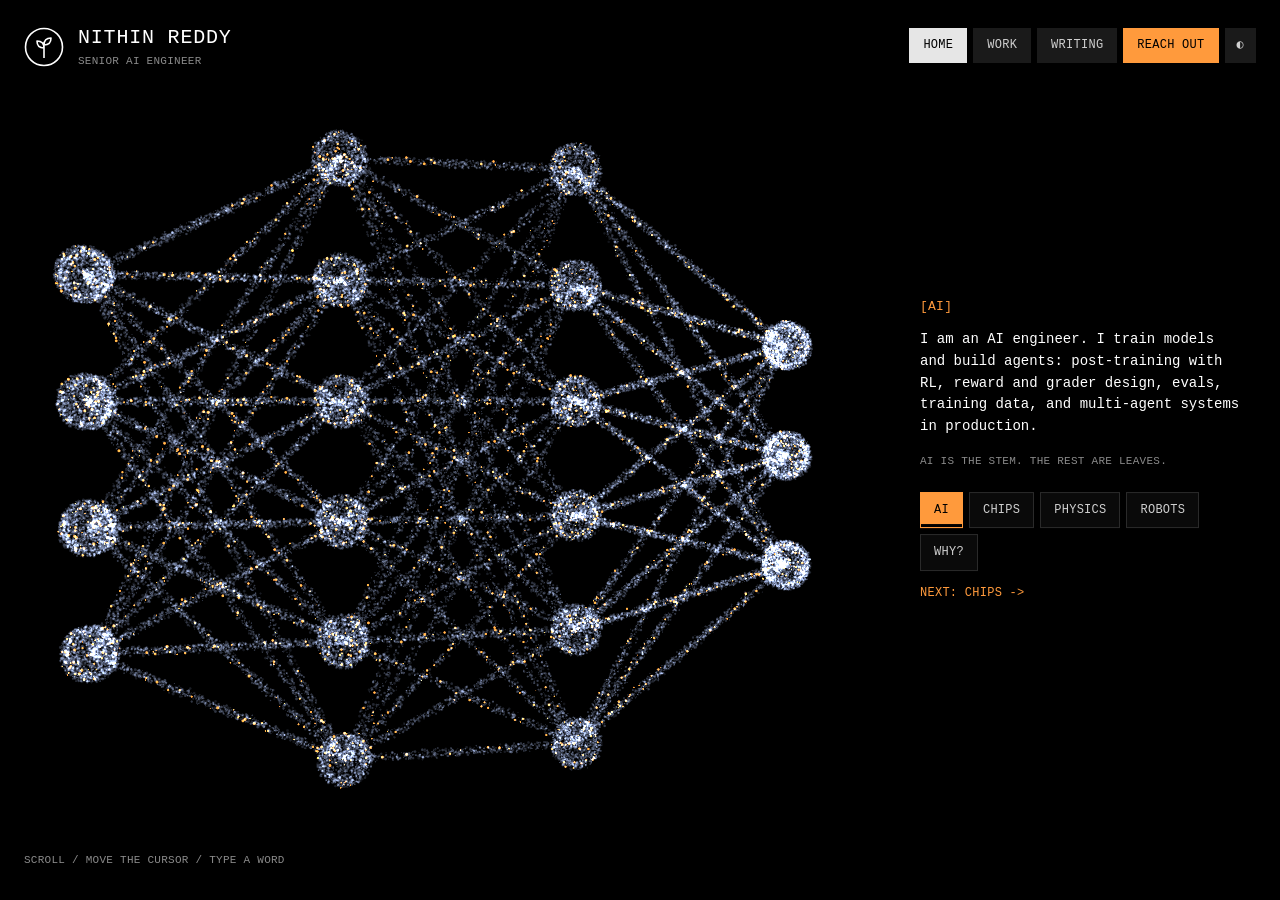
<file: writing/what-stops-an-agent-loop/index.html>
<!doctype html>
<html lang="en">
<head>
<meta charset="utf-8">
<meta name="viewport" content="width=device-width, initial-scale=1, viewport-fit=cover">
<title>What stops an agent loop going berserk? · Nithin Reddy Govindugari</title>
<meta name="description" content="How a self-looping agent avoids a huge API bill. An article by Nithin Reddy Govindugari.">
<meta name="author" content="Nithin Reddy Govindugari">
<link rel="canonical" href="https://nithingovindugari.com/writing/what-stops-an-agent-loop/">
<meta property="og:site_name" content="Nithin Reddy Govindugari">
<meta property="og:title" content="What stops an agent loop going berserk? · Nithin Reddy Govindugari">
<meta property="og:description" content="How a self-looping agent avoids a huge API bill. An article by Nithin Reddy Govindugari.">
<meta property="og:type" content="article">
<meta property="og:url" content="https://nithingovindugari.com/writing/what-stops-an-agent-loop/">
<meta name="twitter:card" content="summary">
<meta name="twitter:creator" content="@NithinRocks17">
<meta name="theme-color" content="#000000">
<link rel="icon" href="data:image/svg+xml,%3Csvg xmlns='http://www.w3.org/2000/svg' viewBox='0 0 40 40'%3E%3Crect width='40' height='40' fill='%23000'/%3E%3Ccircle cx='20' cy='20' r='16' fill='none' stroke='%23fff' stroke-width='2.4'/%3E%3Cpath d='M20 30V15M20 21c-5 0-7-3-7-7 5 0 7 3 7 7zm0-3c5 0 7-3 7-7-5 0-7 3-7 7z' fill='none' stroke='%23fff' stroke-width='2.4' stroke-linejoin='round'/%3E%3C/svg%3E">
<script type="application/ld+json">{"@context": "https://schema.org", "@type": "Person", "name": "Nithin Reddy Govindugari", "alternateName": "Nithin Reddy", "url": "https://nithingovindugari.com/", "jobTitle": "Senior AI Engineer", "description": "Nithin Reddy Govindugari is a Senior AI and ML Engineer with experience in core AI research and post-training of models: reinforcement learning, reward design, evals, training data and multi-agent systems.", "worksFor": {"@type": "Organization", "name": "Kasisto"}, "alumniOf": {"@type": "CollegeOrUniversity", "name": "San Jose State University"}, "knowsAbout": ["Artificial intelligence", "Machine learning", "AI research", "LLM post-training", "Reinforcement learning", "Reward design", "Model evaluation", "AI agents", "Multi-agent systems", "Quantum machine learning", "GPU kernels", "VLSI"], "sameAs": ["https://www.linkedin.com/in/nithin-reddy-6543a811a/", "https://github.com/nithingovindugari", "https://x.com/NithinRocks17", "https://huggingface.co/NithinReddyG"]}</script>
<style>
/* Layout: one black screen per page, never a long scroll. A particle cloud is the constant; it
   takes a different form on each page and morphs between them. Thin monospace UI around it.
   Four pages: home, work, writing, contact. Single dark look by choice. */
:root{
  color-scheme:dark;
  --bg:#000000; --text:#dedede; --strong:#ffffff; --muted:#8a8a8a; --chip:#1a1a1a; --chiptext:#cfcfcf; --line:#2a2a2a;
  --accent:#ff9a3c; --on-accent:#000000; --inv-bg:#e6e6e6; --inv-text:#000000; --panel:#0a0a0a; --veil:rgba(0,0,0,.72);
  --mono:"SF Mono","Menlo","Consolas","Liberation Mono",monospace;
}
:root[data-mode="light"]{
  color-scheme:light;
  --bg:#f4f2ec; --text:#2b2b2b; --strong:#000000; --muted:#6b6b6b; --chip:#e3e0d7; --chiptext:#333333; --line:#cdc9be;
  --accent:#c25e00; --on-accent:#ffffff; --inv-bg:#111111; --inv-text:#ffffff; --panel:#ebe8e0; --veil:rgba(244,242,236,.82);
}
*{box-sizing:border-box}
html,body{height:100%;overflow:hidden}
body{margin:0;background:var(--bg);color:var(--text);font:13px/1.4 var(--mono);text-transform:uppercase;letter-spacing:.02em}
canvas#bg{position:fixed;inset:0;width:100%;height:100%;display:block}
a{color:inherit;text-decoration:none}
button{font:inherit;color:inherit;text-transform:inherit;letter-spacing:inherit;background:none;border:0;padding:0;cursor:pointer}
:focus-visible{outline:1px solid var(--accent);outline-offset:3px}
p{margin:0}
[hidden]{display:none!important}
.ui{position:fixed;inset:0;pointer-events:none}
.ui>.sr{width:1px;height:1px;margin:-1px;overflow:hidden;clip:rect(0 0 0 0);white-space:nowrap}
.ui>*{position:absolute}
.brand{color:var(--strong);top:24px;left:24px;display:flex;gap:14px;align-items:center;pointer-events:auto}
.brand b{display:block;font-size:20px;font-weight:400;color:var(--strong);letter-spacing:.04em}
.brand span{font-size:11px;color:var(--muted)}
.nav{top:28px;right:24px;display:flex;gap:6px;pointer-events:auto}
.nav a{background:var(--chip);padding:9px 14px;font-size:12px;color:var(--chiptext)}
.nav a:hover{color:var(--strong)}
.nav button{background:var(--chip);color:var(--chiptext);padding:9px 12px;font-size:12px}
.nav button:hover{color:var(--strong)}
.nav a[aria-current="page"]{background:var(--inv-bg);color:var(--inv-text)}
.nav a.reach{background:var(--accent);color:var(--on-accent)}
.nav a.reach[aria-current="page"]{background:var(--strong);color:var(--bg)}

.side{right:40px;top:50%;transform:translateY(-50%);width:320px;max-height:70vh;overflow-y:auto;scrollbar-width:none;pointer-events:auto;transition:opacity .3s;text-shadow:0 0 12px var(--bg),0 0 4px var(--bg)}
.side::-webkit-scrollbar{display:none}
.side.wide{width:380px}
.side.reader{width:min(560px,46vw);max-height:76vh}
.back{display:inline-block;font-size:11px;color:var(--accent);margin-bottom:22px}
.back:hover{color:var(--strong)}
#reader{text-transform:none;letter-spacing:0}
#reader time{display:block;font-size:11px;color:var(--muted);text-transform:uppercase;letter-spacing:.02em}
#reader h1{font-size:22px;line-height:1.25;font-weight:400;color:var(--strong);margin:8px 0 20px}
#reader p{font-size:14.5px;line-height:1.7;color:var(--text);margin:0 0 1.1em}
#reader .src{margin-top:26px;padding-top:14px;border-top:1px solid var(--line);font-size:12px;color:var(--muted)}
#reader .src a{display:block;color:var(--accent);margin-top:6px}
#reader .src a:hover{color:var(--strong)}
.side h2{font-size:13px;font-weight:400;color:var(--accent);margin:0 0 1em}
.side h3{font-size:11px;font-weight:400;color:var(--accent);margin:26px 0 8px}
.side p.lead{font-size:14px;line-height:1.55;color:var(--strong);text-transform:none;letter-spacing:0}
.side small{display:block;margin-top:1.4em;font-size:11px;line-height:1.5;color:var(--muted)}
.item{display:block;padding:12px 0;border-top:1px solid var(--line)}
.item b{display:block;font-weight:400;color:var(--strong);font-size:13px}
.item span{display:block;color:var(--muted);font-size:12px;margin-top:4px;text-transform:none;letter-spacing:0;line-height:1.5}
.item i{font-style:normal;color:var(--muted);font-size:11px;float:right;margin-left:12px}
a.item:hover b,.item.on b{color:var(--accent)}
.big{display:block;padding:16px 0;border-top:1px solid var(--line);font-size:15px;color:var(--strong);text-transform:none;letter-spacing:0}
.big span{display:block;font-size:11px;color:var(--muted);text-transform:uppercase;letter-spacing:.02em;margin-bottom:4px}
a.big:hover{color:var(--accent)}

.labels{inset:0;pointer-events:none}
.labels button{position:absolute;left:0;top:0;pointer-events:auto;font-size:11px;color:var(--strong);background:var(--veil);border:1px solid var(--line);padding:4px 7px;white-space:nowrap;will-change:transform}
.labels button:hover,.labels button.on{border-color:var(--accent);color:var(--accent)}

#txt{transition:opacity .3s;min-height:10.5em}
.chapters{display:flex;flex-wrap:wrap;gap:6px;margin-top:22px;text-shadow:none}
.chapters button{position:relative;overflow:hidden;padding:9px 13px;font-size:12px;color:var(--chiptext);border:1px solid var(--line);background:var(--panel)}
.chapters button:hover{color:var(--strong);border-color:var(--strong)}
.chapters button[aria-current="true"]{color:var(--on-accent);background:var(--accent);border-color:var(--accent)}
.chapters.auto button[aria-current="true"]::after{content:"";position:absolute;left:0;bottom:0;height:3px;width:100%;background:var(--on-accent);transform-origin:left;animation:fill var(--dur,6s) linear}
@keyframes fill{from{transform:scaleX(0)}to{transform:scaleX(1)}}
.next{display:block;margin-top:14px;font-size:12px;color:var(--accent);text-shadow:none}
.next:hover{color:var(--strong)}
.hint{left:24px;bottom:32px;font-size:11px;color:var(--muted)}
.toast{left:50%;bottom:30px;transform:translateX(-50%);font-size:11px;color:var(--on-accent);background:var(--accent);padding:7px 12px;white-space:nowrap}

@media (max-width:1100px){.side,.side.wide{right:24px;width:290px}.side.reader{right:24px;width:min(440px,48vw)}}
@media (max-width:760px){
  .nav{top:84px;left:24px;right:24px}
  .nav a{flex:1;text-align:center;padding:8px 4px;font-size:11px}
  .nav button{padding:8px 10px}
  .side,.side.wide,.side.reader{left:24px;right:24px;top:auto;bottom:24px;width:auto;transform:none;max-height:40vh}
  .side.reader{max-height:58vh}
  .labels,.hint{display:none}
  #txt{min-height:0}
  .chapters button{padding:8px 9px;font-size:11px}
}
@media (prefers-reduced-motion:reduce){.side,#txt{transition:none}.chapters.auto button::after{display:none}}
</style>
</head>
<body>
<canvas id="bg" aria-hidden="true"></canvas>

<div class="ui">
  <a class="brand" href="/" data-route="home">
    <svg width="40" height="40" viewBox="0 0 40 40" aria-hidden="true"><circle cx="20" cy="20" r="18.5" fill="none" stroke="currentColor" stroke-width="1.6"/><path d="M20 31V15M20 21c-5 0-7-3-7-7 5 0 7 3 7 7zm0-3c5 0 7-3 7-7-5 0-7 3-7 7z" fill="none" stroke="currentColor" stroke-width="1.6" stroke-linejoin="round"/></svg>
    <div><b>Nithin Reddy</b><span>Senior AI Engineer</span></div>
  </a>
  <h1 class="sr">Nithin Reddy Govindugari, Senior AI Engineer</h1>
  <nav class="nav" id="nav">
    <a href="/" data-route="home">Home</a>
    <a href="/work" data-route="work">Work</a>
    <a href="/writing" data-route="writing">Writing</a>
    <a class="reach" href="/contact" data-route="contact">Reach out</a>
    <button id="mode" aria-label="Switch between dark and light">◐</button>
  </nav>

  <div class="labels" id="labels" hidden></div>

  <div class="side home" id="side">
    <section data-page="home" aria-live="polite">
      <div id="txt">
      <h2 id="ah">[ai]</h2>
      <p class="lead" id="ap">I am an AI engineer. I train models and build agents: post-training with RL, reward and grader design, evals, training data, and multi-agent systems in production.</p>
      <small id="as">ai is the stem. the rest are leaves.</small>
      </div>
      <div class="chapters auto" id="chapters">
        <button aria-current="true">AI</button><button>Chips</button><button>Physics</button><button>Robots</button><button>Why?</button>
      </div>
      <button class="next" id="next">Next: <span id="nextname">Chips</span> -></button>
    </section>

    <section data-page="work" hidden>
      <h2>[experience]</h2>
      <div class="item"><i>2024 to now</i><b>Senior AI Engineer, Kasisto</b><span>Agentic AI for banks: multi-agent systems, post-training and evals.</span></div>
      <div class="item"><i>2024</i><b>Founding ML Engineer, Neuroscale AI</b><span>Multimodal models that score video, audio and text, and the serving behind them.</span></div>
      <div class="item"><i>2023</i><b>Research Intern, SRI International</b><span>Quantum machine learning research and open quantum benchmarks.</span></div>
      <div class="item"><i>2022 to 2023</i><b>Research and Teaching Assistant, San Jose State University</b><span>Quantum machine learning research, at the intersection of AI and quantum computing. Also taught the analog electronics lab.</span></div>
      <div class="item"><b>President, ISO, San Jose State University</b><span>Led a 50-member team. Won Best Club of the Year out of 200+ clubs.</span></div>
      <div class="item"><i>2018 to 2021</i><b>Software Engineer in AI &amp; ML, Accenture</b><span>Shipped ML, NLP and vision models and distributed systems in supply chain, healthcare and finance. Won the Highflyer award in two quarters of FY2021, among 500+ employees.</span></div>
      <h3>Projects and papers</h3>
      <div id="worklist"></div>
    </section>

    <section data-page="writing" hidden>
      <h2>[writing]</h2>
      <div id="postlist"></div>
      <h3>Code I'm reading</h3>
      <a class="item" href="https://github.com/radixark/miles"><b>miles</b><span>RL framework for LLM post-training</span></a>
      <a class="item" href="https://github.com/huggingface/OpenEnv"><b>OpenEnv</b><span>RL post-training environments</span></a>
      <a class="item" href="https://github.com/NVIDIA/Megatron-LM"><b>Megatron-LM</b><span>Training transformers at scale</span></a>
    </section>

    <section data-page="post" hidden>
      <a class="back" href="/writing" data-route="writing"><- all writing</a>
      <article id="reader"></article>
    </section>

    <section data-page="contact" hidden>
      <h2>[reach out]</h2>
      <a class="big" id="mail" href="mailto:nithingovindugari@gmail.com"><span>Email</span>nithingovindugari@gmail.com</a>
      <a class="big" href="https://www.linkedin.com/in/nithin-reddy-6543a811a/"><span>LinkedIn</span>nithin-reddy-6543a811a</a>
      <a class="big" href="https://x.com/NithinRocks17"><span>X</span>@NithinRocks17</a>
      <a class="big" href="https://github.com/nithingovindugari"><span>GitHub</span>nithingovindugari</a>
      <a class="big" href="https://huggingface.co/NithinReddyG"><span>Hugging Face</span>NithinReddyG</a>
    </section>
  </div>

  <div class="hint" id="hint">scroll / move the cursor / type a word</div>
  <div class="toast" id="toast" aria-live="polite" hidden></div>
</div>

<script src="/three.min.js"></script>
<script>
(function(){
  var CH=[
    ['[ai]','I am an AI engineer. I train models and build agents: post-training with RL, reward and grader design, evals, training data, and multi-agent systems in production.','ai is the stem. the rest are leaves.'],
    ['[chips]','I have worked on analog circuits, VLSI, FPGA datapaths, device simulation and GPU kernels.','cadence · verilog · tcad · cuda'],
    ['[physics]','I have worked on device physics and published quantum computing research, with quantum algorithms run on real hardware. I have also worked on cryogenic devices and quantum benchmarks.','"move with some blur or stay still with false clarity." (me, on x)'],
    ['[robots]','What is the point of physical and digital intelligence if we can\'t join them?',''],
    ['[why?]','I read a lot outside AI: physics, history, geopolitics, and biographies of founders and scientists.','"built ai that can write code, make art, and solve problems. still can\'t get it to network for me." (me, on x)']
  ];
  // work items sit on nodes of the neural net: [layer, index in layer]
  var WORK=[
    {n:'PhyChip',y:'2026',d:'A 3B model learns to design analog circuits. A circuit simulator grades each one.',h:'https://github.com/nithingovindugari/phychip',at:[0,0]},
    {n:'The lab',y:'building',d:'An agent that runs experiments in a simulator and picks the next one. Not finished.',at:[0,1]},
    {n:'Athma',y:'ongoing',d:'A personal AI with long-term memory and voice, on an agent harness I wrote.',at:[0,2]},
    {n:'Research intern agent',y:'2026',d:'Plans, runs and writes up ML experiments.',at:[0,3]},
    {n:'NextGen Recruit',y:'2024',d:'A multi-agent system, built before agents were common.',h:'https://github.com/nithingovindugari/Generative_AI_Recruitment_Co-Pilot',at:[1,1]},
    {n:'Fixed-point MAC unit',y:'2023',d:'A multiply-accumulate datapath on an FPGA, in Verilog.',at:[2,2]},
    {n:'Cryogenic FinFET amplifier',y:'2023',d:'A 45 nm low-noise amplifier at cryogenic temperature. Simulated.',at:[2,4]},
    {n:'FinRAG-12B',y:'paper · ACL 2026',d:'A 12B model that answers bank customers with citations.',at:[3,0]},
    {n:'Quantum solver for a transistor',y:'paper · SISPAD 2024',d:'First author. A quantum algorithm for the electrostatics inside a transistor, run on IBM hardware.',at:[3,1]},
    {n:'Quantum benchmarks',y:'paper · arXiv 2024',d:'How well quantum computers handle harder real applications, against what they cost to run.',at:[3,2]}
  ];
  var POSTS=[
    {s:'prompt-injection-random-id',t:'A cheap prompt-injection trick that actually works',d:'21 Jun 2026',p:'Wrap untrusted input in a random ID the attacker cannot guess.',b:[
      'Wrap untrusted input in a random ID that you generate fresh for each request. Then tell the model that everything inside that ID is data and never instructions.',
      'The random part matters. An attacker cannot guess the tag, so they cannot close it and slip their own instructions in after it. A fixed tag can be forged.',
      'Microsoft calls this family of techniques spotlighting. In their paper, plain delimiting left attack success above 50%. A random delimiter plus datamarking plus an explicit instruction brought it under 2% on GPT models.',
      'It is a mitigation. It does not fix prompt injection. Anything that can do real damage still needs least privilege and a gate on the action.'],
     r:[['Spotlighting paper','https://arxiv.org/abs/2403.14720']]},
    {s:'what-stops-an-agent-loop',t:'What stops an agent loop going berserk?',d:'20 Jun 2026',p:'How a self-looping agent avoids a huge API bill.',b:[
      'A self-looping agent sounds one bug away from a huge API bill. I read how Claude Code\'s /loop is built to see what stops that.',
      'The loop does not repeat by default. In self-paced mode it continues only if the model makes an explicit call to schedule the next tick. If it makes no call, the loop ends. To run forever it would have to choose to continue on every tick.',
      'There are limits on top of that. Each wait is clamped between 1 minute and 1 hour. The loop expires after a maximum window. A person can interrupt any tick. Between ticks the model is dormant and uses no tokens.',
      'What I took from it for my own systems: make continuing the deliberate act and stopping the default.'],r:[]},
    {s:'how-loop-works',t:'How /loop actually works',d:'20 Jun 2026',p:'A scheduled re-invocation, and why 5 minutes is the worst interval.',b:[
      'Claude Code\'s /loop is a scheduled re-invocation of the same prompt, with fresh context on each tick. There is no while(true) running on a server. Between ticks the model is dormant: zero tokens, zero compute.',
      'That changes how you pick the interval. The prompt cache lives for about 5 minutes. Wake up under about 270 seconds and the context is still cached, which is cheap. Wake up after 300 seconds and the whole context is read again uncached. So 300 seconds is the worst choice: you pay the full cache miss and gain almost no extra wait. Stay under 270 seconds or go past 1200.',
      'The biggest waste I see is polling work the harness already tracks, like a background job or a sub-agent. The harness re-invokes you when that work finishes, so polling it wakes you for nothing. Short intervals are for outside state with no callback, such as a CI run or a deploy.'],r:[]},
    {s:'a-3b-model-that-reasons',t:'A 3B model that reasons like a frontier one',d:'17 Jun 2026',p:'What VibeThinker\'s training recipe says about small models.',b:[
      'VibeThinker-3B is a 3 billion parameter model. Its model card reports 94.3 on AIME 2026, 80.2 Pass@1 on LiveCodeBench v6, and 123 of 128 recent LeetCode contest problems solved on the first attempt. The models it is compared against are 200 to 300 times larger.',
      'The base is Qwen2.5-Coder-3B, which is about a year old. Nearly all of the gain comes from post-training: two stages of supervised fine-tuning, then RL with a method called MGPO that up-weights problems that are neither too easy nor too hard for the current policy. A final stage rewards shorter correct answers.',
      'This works in domains where an answer can be checked. Math and code give a clean right-or-wrong signal to train against. Open-ended knowledge does not, so a 3B model will not replace a large one for everything.',
      'The weights are MIT licensed on Hugging Face. The release was days old when I wrote this, so real-world results were still coming in.'],
     r:[['Paper','https://huggingface.co/papers/2606.16140'],['Code','https://github.com/WeiboAI/VibeThinker']]},
    {s:'inference-bottleneck-moved-twice',t:'The LLM inference bottleneck moved twice',d:'16 Jun 2026',p:'First the KV cache, then prefill and decode. Both fixes were software.',b:[
      'Two years ago, scaling LLM inference meant buying more GPUs. Then people looked at where the GPU memory went.',
      'The first bottleneck was the KV cache. Each request reserved room for its longest possible answer and usually used 20 to 30% of it. The PagedAttention paper measured 60 to 80% of KV memory wasted in earlier systems. vLLM pages that memory the way an operating system pages virtual memory. Waste dropped under 4% and throughput rose 2 to 4x on the same hardware.',
      'The second was prefill and decode sharing a GPU. Reading the prompt is compute-bound and sets time to first token. Writing the answer is memory-bandwidth-bound and sets the time between tokens. On one GPU they slow each other down. llm-d puts them on separate pools and ships the cache between them, and reports up to 70% more tokens per second.',
      'It only pays at scale. On a small or untuned workload, moving the cache costs more than it saves, and the vLLM docs report a 20 to 30% slowdown.'],
     r:[['PagedAttention paper','https://arxiv.org/abs/2309.06180'],['llm-d','https://github.com/llm-d/llm-d'],['vLLM disaggregated prefill','https://docs.vllm.ai/en/latest/features/disagg_prefill']]},
    {s:'agentic-rl-loops-are-broken',t:'Most agentic-RL training loops are silently broken',d:'14 Jun 2026',p:'The hard problems are in the infrastructure now.',b:[
      'Single-turn RL is clean. Multi-turn RL, the part that makes a model an agent, degenerates quietly, and the loss curve does not warn you. Most of the hard problems are now in the infrastructure around the algorithm.',
      'Weight sync is one. Every RL step ships fresh weights to the rollout workers. Hugging Face\'s science team cut that bandwidth by about 100x and removed the need for a shared cluster, by decoupling the trainer from inference.',
      'Data is another. For computer-use agents the algorithm is settled and the shortage is training environments, so the current bet is to synthesize them (CUA-Gym).',
      'The agent harness is also becoming the RL environment. Polar plugs Codex and Claude Code in directly.',
      'One result changed how I think about model size. On ML-engineering tasks, RL on a small model beat a frontier model used off the shelf (ICLR 2026). When the task is narrow and checkable, post-training matters more than parameter count.'],
     r:[['arXiv 2509.01684','https://arxiv.org/abs/2509.01684'],['arXiv 2510.07307','https://arxiv.org/abs/2510.07307']]}
  ];
  var COUNTS=[4,6,6,3],XS=[-1.25,-.42,.42,1.25];
  function nodePos(l,k){return [XS[l],(k-(COUNTS[l]-1)/2)*.42,0]}
  var SHAPE={work:0,writing:5,post:5,contact:6};
  var page='home',chap=0,shape=0,lock=0,reduce=matchMedia('(prefers-reduced-motion: reduce)').matches;
  var side=document.getElementById('side'),btns=[].slice.call(document.querySelectorAll('#chapters button'));
  var chapters=document.getElementById('chapters'),hint=document.getElementById('hint'),labels=document.getElementById('labels');
  var txt=document.getElementById('txt'),nextname=document.getElementById('nextname'),auto=!reduce;
  function manual(){auto=false;chapters.classList.remove('auto')}
  var morph=function(){},refit=function(){},paint=function(){},select=function(){};
  var secret=false,secretTimer=0,toast=document.getElementById('toast');
  var mode='dark';try{if(localStorage.getItem('mode')==='light')mode='light'}catch(e){}
  function setMode(m){mode=m;document.documentElement.setAttribute('data-mode',m);try{localStorage.setItem('mode',m)}catch(e){}paint()}
  document.documentElement.setAttribute('data-mode',mode);
  document.getElementById('mode').addEventListener('click',function(){setMode(mode==='dark'?'light':'dark')});
  function setShape(i){if(i===shape)return;var p=shape;shape=i;morph(p,i)}

  // ----- work list and node labels -----
  var wl=document.getElementById('worklist'),rows=[],labs=[];
  WORK.forEach(function(w,i){
    var el=document.createElement(w.h?'a':'div');el.className='item';if(w.h)el.href=w.h;
    el.innerHTML='<i></i><b></b><span></span>';el.children[0].textContent=w.y;el.children[1].textContent=w.n;el.children[2].textContent=w.d;
    wl.appendChild(el);rows.push(el);
    var b=document.createElement('button');b.textContent=w.n;labels.appendChild(b);labs.push(b);
    function pick(){select(w.at);rows.forEach(function(r,j){r.classList.toggle('on',j===i)});labs.forEach(function(l,j){l.classList.toggle('on',j===i)});
      el.scrollIntoView({block:'nearest',behavior:reduce?'auto':'smooth'})}
    b.addEventListener('click',pick);b.addEventListener('mouseenter',pick);el.addEventListener('mouseenter',function(){select(w.at);labs.forEach(function(l,j){l.classList.toggle('on',j===i)})});
  });

  // ----- writing list and reader -----
  var pl=document.getElementById('postlist'),reader=document.getElementById('reader');
  POSTS.forEach(function(o){var a=document.createElement('a');a.className='item';a.href='/writing/'+o.s;a.dataset.route='post';a.dataset.slug=o.s;
    a.innerHTML='<i></i><b></b><span></span>';a.children[0].textContent=o.d;a.children[1].textContent=o.t;a.children[2].textContent=o.p;pl.appendChild(a)});
  function fill(o){reader.textContent='';
    var tm=document.createElement('time');tm.textContent=o.d;reader.appendChild(tm);
    var h=document.createElement('h1');h.textContent=o.t;reader.appendChild(h);
    o.b.forEach(function(x){var p=document.createElement('p');p.textContent=x;reader.appendChild(p)});
    if(o.r.length){var s=document.createElement('div');s.className='src';s.textContent='Sources';
      o.r.forEach(function(r){var a=document.createElement('a');a.href=r[1];a.textContent=r[0];s.appendChild(a)});reader.appendChild(s)}}

  // ----- home chapters -----
  function go(i){
    i=(i+CH.length)%CH.length;if(i===chap)return;chap=i;
    btns.forEach(function(b,j){b.setAttribute('aria-current',j===i?'true':'false')});
    txt.style.opacity=0;nextname.textContent=btns[(i+1)%CH.length].textContent;
    setTimeout(function(){document.getElementById('ah').textContent=CH[i][0];document.getElementById('ap').textContent=CH[i][1];document.getElementById('as').textContent=CH[i][2];txt.style.opacity=1;refit()},reduce?0:280);
    setShape(i);
  }
  btns.forEach(function(b,i){b.addEventListener('click',function(){manual();go(i)})});
  document.getElementById('next').addEventListener('click',function(){manual();go(chap+1)});
  if(reduce)chapters.classList.remove('auto');
  btns[0].style.setProperty('--dur','14s');
  (function tick(){setTimeout(function(){if(auto&&page==='home'&&!document.hidden)go(chap+1);tick()},chap===0?14000:6000)})();
  addEventListener('wheel',function(e){
    if(page!=='home')return; e.preventDefault();
    var n=Date.now();if(n<lock||Math.abs(e.deltaY)<12)return;lock=n+900;manual();go(chap+(e.deltaY>0?1:-1));
  },{passive:false});
  addEventListener('keydown',function(e){
    if(page!=='home')return;
    if(e.key==='ArrowDown'||e.key==='ArrowRight'||e.key==='PageDown'){manual();go(chap+1)}
    else if(e.key==='ArrowUp'||e.key==='ArrowLeft'||e.key==='PageUp'){manual();go(chap-1)}
  });
  var SECRETS={rl:[7,'reward curve'],reward:[7,'reward curve'],loop:[8,'loop']};
  var WORDS={ai:0,chip:1,chips:1,atom:2,physics:2,robot:3,robots:3,why:4};
  function showSecret(s){secret=true;setShape(s[0]);toast.textContent='found: '+s[1];toast.hidden=false;clearTimeout(secretTimer);
    secretTimer=setTimeout(function(){secret=false;toast.hidden=true;setShape(page==='home'?chap:SHAPE[page])},7000)}
  var typed='';
  addEventListener('keydown',function(e){
    if(e.metaKey||e.ctrlKey||e.altKey||!/^[a-zA-Z]$/.test(e.key))return;
    typed=(typed+e.key.toLowerCase()).slice(-8);
    for(var k in SECRETS){if(typed.slice(-k.length)===k){typed='';showSecret(SECRETS[k]);return}}
    if(page!=='home')return;
    for(var w in WORDS){if(typed.slice(-w.length)===w&&WORDS[w]!==chap&&w.length>2){typed='';manual();go(WORDS[w]);return}}
  });
  var ty=null;
  addEventListener('touchstart',function(e){ty=(page!=='home'||(e.target.closest&&e.target.closest('.nav,.side,.brand')))?null:e.touches[0].clientY},{passive:true});
  addEventListener('touchend',function(e){if(ty===null)return;var d=ty-e.changedTouches[0].clientY;if(Math.abs(d)>50){manual();go(chap+(d>0?1:-1))}ty=null},{passive:true});

  // ----- pages -----
  // On the real domain each page has its own path (404.html serves the same app for deep links).
  // Anywhere else (previews, file://) the page name lives in the hash.
  var paths=/nithingovindugari/.test(location.hostname);
  function current(){var s=paths?location.pathname.replace(/^\/+|\/+$/g,''):location.hash.slice(1);
    if(paths&&s.indexOf('writing/')===0)return ['post',s.slice(8)];
    if(!paths&&s.indexOf('post-')===0)return ['post',s.slice(5)];
    return [SHAPE.hasOwnProperty(s)&&s!=='post'?s:'home',null]}
  function show(p,slug){
    var post=null;if(p==='post'){post=POSTS.filter(function(o){return o.s===slug})[0];if(post)fill(post);else p='writing'}
    page=p;
    [].forEach.call(side.querySelectorAll('section'),function(s){s.hidden=s.dataset.page!==p});
    side.className='side'+(p==='home'?' home':'')+(p==='work'||p==='writing'?' wide':'')+(p==='post'?' reader':'');side.scrollTop=0;
    hint.hidden=p!=='home';labels.hidden=p!=='work';
    [].forEach.call(document.querySelectorAll('#nav a'),function(a){a.dataset.route===(p==='post'?'writing':p)?a.setAttribute('aria-current','page'):a.removeAttribute('aria-current')});
    document.title=p==='home'?"Nithin Reddy Govindugari | Senior AI Engineer":(post?post.t:p.charAt(0).toUpperCase()+p.slice(1))+' · Nithin Reddy Govindugari';
    secret=false;clearTimeout(secretTimer);toast.hidden=true;if(p!=='work')select(null);
    setShape(p==='home'?chap:SHAPE[p]);refit();
  }
  document.addEventListener('click',function(e){
    var a=e.target.closest&&e.target.closest('a[data-route]');if(!a||e.metaKey||e.ctrlKey||e.shiftKey)return;
    e.preventDefault();var p=a.dataset.route,sl=a.dataset.slug||null,h=p==='post'?'post-'+sl:p;
    if(paths){history.pushState(null,'',p==='home'?'/':p==='post'?'/writing/'+sl:'/'+p);show(p,sl)}
    else if(location.hash.slice(1)===h)show(p,sl);
    else location.hash=h;
  });
  function sync(){var c=current();show(c[0],c[1])}
  addEventListener('popstate',sync);
  addEventListener('hashchange',function(){if(!paths)sync()});

  // ---------- particles ----------
  var webgl=!!window.THREE,cv=document.getElementById('bg'),renderer;
  if(webgl){try{renderer=new THREE.WebGLRenderer({canvas:cv,antialias:false,alpha:false})}catch(err){webgl=false}}
  if(!webgl){sync();return}
  var small=innerWidth<=760,N=small?30000:90000,dpr=Math.min(devicePixelRatio||1,2);
  renderer.setPixelRatio(dpr);renderer.setClearColor(0x000000,1);
  var scene=new THREE.Scene(),cam=new THREE.PerspectiveCamera(35,1,0.1,100);cam.position.set(0,0,5.2);
  var R=Math.random,TAU=Math.PI*2;
  function j(s){return (R()-.5)*s}
  function seg(a,b,t){return [a[0]+(b[0]-a[0])*t,a[1]+(b[1]-a[1])*t,a[2]+(b[2]-a[2])*t]}
  function shell(c,r){var u=R()*2-1,th=R()*TAU,s=Math.sqrt(1-u*u);return [c[0]+r*s*Math.cos(th),c[1]+r*s*Math.sin(th),c[2]+r*u]}
  function tri(a,b,c){var u=R(),v=R();if(u+v>1){u=1-u;v=1-v}return [a[0]+(b[0]-a[0])*u+(c[0]-a[0])*v,a[1]+(b[1]-a[1])*u+(c[1]-a[1])*v,a[2]+(b[2]-a[2])*u+(c[2]-a[2])*v]}

  function net(){
    var L=COUNTS.map(function(n,i){var a=[];for(var k=0;k<n;k++)a.push(nodePos(i,k));return a});
    return function(){
      if(R()<.34){var l=L[(R()*4)|0];return shell(l[(R()*l.length)|0],.085)}
      var i=(R()*3)|0,a=L[i][(R()*L[i].length)|0],b=L[i+1][(R()*L[i+1].length)|0],p=seg(a,b,R());p[2]+=j(.03);p[1]+=j(.012);return p}
  }
  function chip(){
    var S=.8,D=.42;
    function rect(h){var t=R()*4|0,u=(R()*2-1)*h;return t===0?[u,h,0]:t===1?[u,-h,0]:t===2?[h,u,0]:[-h,u,0]}
    return function(){
      var r=R(),p,inner=true;
      if(r<.2)p=rect(S);
      else if(r<.36)p=rect(D);
      else if(r<.56){p=[(R()*2-1)*D,(R()*2-1)*D,0];if(R()<.6){var ax=(R()*2)|0;p[ax]=Math.round(p[ax]/.105)*.105}}
      else{var sd=R()*4|0,k=((R()*10)|0)-4.5,o=k*.15,t=R();inner=r<.8;
        var a=inner?D:S,b=inner?S:S+.3,d=a+(b-a)*t;
        p=sd===0?[o,d,0]:sd===1?[o,-d,0]:sd===2?[d,o,0]:[-d,o,0]}
      p[2]=j(inner?.05:.02);return p}
  }
  function atom(){
    return function(){
      if(R()<.14)return shell([0,0,0],.17*Math.cbrt(R()));
      var k=(R()*3)|0,e=R()<.1,a=e?(k*2.1+.6)+j(.09):R()*TAU,rr=1.2+j(e?.07:.012);
      var x=rr*Math.cos(a),y=rr*Math.sin(a)*.36,z=rr*Math.sin(a)*.93+j(e?.07:.012),c=Math.cos(k*TAU/6),s=Math.sin(k*TAU/6);
      if(e)y+=j(.07);
      return [x*c-y*s,x*s+y*c,z]}
  }
  function robot(){
    var W=.78,H=.6,Dp=.45;
    return function(){
      var r=R(),p;
      if(r<.34){var ax=(R()*3)|0,u=R()*2-1,s1=R()<.5?1:-1,s2=R()<.5?1:-1;p=ax===0?[u*W,s1*H,s2*Dp]:ax===1?[s1*W,u*H,s2*Dp]:[s1*W,s2*H,u*Dp]}
      else if(r<.5){var f=(R()*3)|0,a=R()*2-1,b=R()*2-1,sg=R()<.5?1:-1;p=f===0?[a*W,b*H,sg*Dp]:f===1?[sg*W,a*H,b*Dp]:[a*W,sg*H,b*Dp]}
      else if(r<.76){var sx=R()<.5?1:-1,an=R()*TAU;p=[sx*.34+.2*Math.cos(an),.08+.2*Math.sin(an),Dp+.02]}
      else if(r<.86){var sx2=R()<.5?1:-1,an2=R()*TAU,rd=.085*Math.sqrt(R());p=[sx2*.34+rd*Math.cos(an2),.08+rd*Math.sin(an2),Dp+.03]}
      else if(r<.92){var t=R()*2-1;p=[t*.24,-.3-.07*(1-t*t),Dp+.02]}
      else if(r<.96){p=[(R()<.5?.3:-.3)+j(.012),H+R()*.3,0]}
      else p=shell([R()<.5?.3:-.3,H+.36,0],.06);
      return p}
  }
  function why(){
    return function(){
      var r=R(),p;
      if(r<.68){var an=(170-250*R())*Math.PI/180;p=[.42*Math.cos(an)+j(.09),.5+.42*Math.sin(an)+j(.09),j(.09)]}
      else if(r<.84){var t=R();p=[.073*(1-t)+j(.09),.086-.36*t+j(.05),j(.09)]}
      else p=shell([0,-.66,0],.12*Math.cbrt(R()));
      return p}
  }
  function book(){ // open book, pages curve up from the spine, lines of text on each page
    var PW=1.15,PH=.78;
    function z(x){return .2*Math.sin(Math.min(1,Math.abs(x)/PW)*Math.PI)}
    return function(){
      var r=R(),s=R()<.5?1:-1,x,y;
      if(r<.3){var e=R()*3|0;if(e===0){x=s*PW;y=(R()*2-1)*PH}else{x=s*R()*PW;y=(e===1?1:-1)*PH}}
      else if(r<.8){var line=(R()*9)|0,len=.86-.3*((line*7)%4)/4;x=s*(.12+R()*len*(PW-.2));y=PH-.16-line*.16}
      else if(r<.9){x=j(.03);y=(R()*2-1)*PH}
      else{x=s*R()*PW;y=(R()*2-1)*PH}
      return [x,y,z(x)+j(.012)]}
  }
  function plane(){ // paper dart
    var Nn=[1.3,0,0],L=[-1,.14,.82],Rt=[-1,.14,-.82],C=[-1,.14,0],K=[-1,-.42,0],E=[[Nn,L],[Nn,Rt],[Nn,C],[Nn,K],[L,C],[Rt,C],[C,K]];
    return function(){
      var r=R(),p;
      if(r<.6){var e=E[(R()*E.length)|0];p=seg(e[0],e[1],R())}
      else if(r<.78)p=tri(Nn,L,C);
      else if(r<.96)p=tri(Nn,Rt,C);
      else p=tri(Nn,C,K);
      p[0]+=j(.012);p[1]+=j(.012);p[2]+=j(.012);return p}
  }
  function curve(){ // a reward curve climbing toward a dashed pass line
    return function(){
      var r=R(),p;
      if(r<.12)p=[-1.2+R()*2.4,-.72,0];
      else if(r<.22)p=[-1.2,-.72+R()*1.5,0];
      else if(r<.34){var x=-1.2+R()*2.4;p=[Math.floor(x/.16)%2?x:x+.08,.55,0]}
      else{var u=R(),y=-.62+1.05*(1-Math.exp(-3.2*u))+.05*Math.sin(u*40)+.03*Math.sin(u*97);p=[-1.15+2.3*u,y+j(.05),0]}
      p[2]=j(.03);return p}
  }
  function loop8(){
    return function(){
      var a=R()*TAU,s=Math.sin(a),c=Math.cos(a),k=1+s*s;
      return [1.25*c/k+j(.07),1.5*s*c/k+j(.07),j(.07)]}
  }
  var gens=[net(),chip(),atom(),robot(),why(),book(),plane(),curve(),loop8()],NS=gens.length,geo=new THREE.BufferGeometry();
  gens.forEach(function(g,k){var arr=new Float32Array(N*3);for(var i=0;i<N;i++){var p=g();arr[i*3]=p[0];arr[i*3+1]=p[1];arr[i*3+2]=p[2]}
    geo.setAttribute('a'+k,new THREE.BufferAttribute(arr,3));if(k===0)geo.setAttribute('position',new THREE.BufferAttribute(arr,3))});
  var rnd=new Float32Array(N*4);for(var i=0;i<N*4;i++)rnd[i]=R();geo.setAttribute('aRnd',new THREE.BufferAttribute(rnd,4));
  function onehot(i){var a=[];for(var k=0;k<NS;k++)a.push(k===i?1:0);return a}
  var U={uF:{value:onehot(0)},uT:{value:onehot(0)},uMix:{value:1},uTime:{value:0},uSize:{value:(small?11:13)*dpr},
    uAspect:{value:1},uTrail:{value:[0,1,2,3,4,5].map(function(){return new THREE.Vector3(9,9,0)})},uSel:{value:new THREE.Vector3()},uSelOn:{value:0},uAccent:{value:new THREE.Color('#ff9a3c')},uLight:{value:0}};
  var attrs='',sumF='',sumT='';for(var k=0;k<NS;k++){attrs+='attribute vec3 a'+k+';';sumF+=(k?'+':'')+'a'+k+'*uF['+k+']';sumT+=(k?'+':'')+'a'+k+'*uT['+k+']'}
  var mat=new THREE.ShaderMaterial({uniforms:U,transparent:true,depthWrite:false,depthTest:false,blending:THREE.AdditiveBlending,
    vertexShader:[
    attrs+'attribute vec4 aRnd;',
    'uniform float uF['+NS+'];uniform float uT['+NS+'];uniform float uMix;uniform float uTime;uniform float uSize;uniform float uAspect;uniform vec3 uTrail[6];uniform vec3 uSel;uniform float uSelOn;',
    'varying float vAcc;varying float vB;',
    'void main(){',
    ' float m=clamp(uMix*1.4-aRnd.x*0.4,0.0,1.0);m=m*m*(3.0-2.0*m);',
    ' vec3 p=mix('+sumF+','+sumT+',m);',
    ' float burst=sin(m*3.14159);',
    ' vec3 n=vec3(sin(aRnd.y*40.0+uTime*0.7),cos(aRnd.z*37.0+uTime*0.6),sin(aRnd.w*31.0+uTime*0.5));',
    ' p+=n*(0.010+burst*0.45*aRnd.w);',
    ' vec4 mv=modelViewMatrix*vec4(p,1.0);vec4 c=projectionMatrix*mv;',
    ' vec2 ndc=c.xy/c.w;vec2 push=vec2(0.0);float glow=0.0;',
    ' for(int i=0;i<6;i++){vec2 d=ndc-uTrail[i].xy;d.x*=uAspect;float f=exp(-dot(d,d)*20.0)*uTrail[i].z;vec2 dir=normalize(d+vec2(0.0001));dir.x/=uAspect;push+=dir*f;glow+=f;}',
    ' c.xy+=push*c.w*0.2*(0.4+aRnd.z);',
    ' float sel=uSelOn*(1.0-step(0.1,distance(a0,uSel)));',
    ' gl_Position=c;gl_PointSize=uSize*(0.55+aRnd.z)*(1.0+sel*0.6)/-mv.z;',
    ' vAcc=max(max(step(0.97,aRnd.y),sel),step(1.0-min(glow,1.0)*0.5,aRnd.w));vB=0.3+0.7*aRnd.x;}'].join('\n'),
    fragmentShader:[
    'precision mediump float;uniform vec3 uAccent;uniform float uLight;varying float vAcc;varying float vB;',
    'void main(){vec2 q=gl_PointCoord-0.5;float r=dot(q,q);if(r>0.25)discard;float a=smoothstep(0.25,0.0,r);',
    ' if(uLight>0.5){gl_FragColor=vec4(mix(vec3(0.07,0.08,0.11),uAccent,vAcc),a*mix(0.16+0.3*vB,0.95,vAcc));}',
    ' else{vec3 col=mix(vec3(0.72,0.8,1.0)*vB*0.3,uAccent*1.3,vAcc);gl_FragColor=vec4(col*a,1.0);}}'].join('\n')});
  var pts=new THREE.Points(geo,mat);pts.frustumCulled=false;var grp=new THREE.Group();grp.add(pts);scene.add(grp);

  paint=function(){var cs=getComputedStyle(document.documentElement),L=mode==='light';
    renderer.setClearColor(new THREE.Color(cs.getPropertyValue('--bg').trim()),1);U.uAccent.value.set(cs.getPropertyValue('--accent').trim());U.uLight.value=L?1:0;
    mat.blending=L?THREE.NormalBlending:THREE.AdditiveBlending;mat.needsUpdate=true};
  paint();
  select=function(at){if(!at){U.uSelOn.value=0;return}var np=nodePos(at[0],at[1]);U.uSel.value.set(np[0],np[1],np[2]);U.uSelOn.value=1};
  var t0=-1e9,DUR=1700,trail=U.uTrail.value;
  morph=function(a,b){U.uF.value=onehot(a);U.uT.value=onehot(b);if(reduce){U.uMix.value=1}else{U.uMix.value=0;t0=performance.now()}};

  var mx=0,my=0,pmx=0,pmy=0,inside=false,force=0,bx=0,by=0,flyT=-1e9;
  function ptr(x,y){mx=x/innerWidth*2-1;my=-(y/innerHeight*2-1);inside=true}
  addEventListener('pointermove',function(e){ptr(e.clientX,e.clientY)},{passive:true});
  addEventListener('pointerdown',function(e){ptr(e.clientX,e.clientY)},{passive:true});
  document.addEventListener('pointerleave',function(){inside=false});
  document.getElementById('mail').addEventListener('click',function(){if(!reduce)flyT=performance.now()});

  var K=3.279; // world units visible top to bottom at z=0 (fov 35, camera 5.2 away)
  function size(){var w=innerWidth,h=innerHeight;renderer.setSize(w,h,false);cam.aspect=w/h;cam.updateProjectionMatrix();U.uAspect.value=w/h;
    small=w<=760;var ppu=h/K,ab=side.getBoundingClientRect(),cx,cy,s;
    if(small){var top=130,bot=ab.top-16;cx=w/2;cy=(top+bot)/2;s=Math.min((w-32)/(2.75*ppu),(bot-top)/(2.5*ppu))}
    else{var wk=page==='work',left=wk?120:40,right=ab.left-(wk?110:36);cx=(left+right)/2;cy=h/2+10;s=Math.min((right-left)/(2.75*ppu),(h-200)/(2.5*ppu),1.05)}
    s=Math.max(.3,s);grp.scale.setScalar(s);bx=(cx-w/2)/ppu;by=(h/2-cy)/ppu}
  addEventListener('resize',size);refit=size;
  var v=new THREE.Vector3();
  function frame(now){
    var t=now/1000;U.uTime.value=reduce?0:t;
    if(!reduce&&U.uMix.value<1)U.uMix.value=Math.min(1,(now-t0)/DUR);
    var sp=Math.hypot(mx-pmx,my-pmy);pmx=mx;pmy=my;
    force+=((inside?Math.min(1,.22+sp*30):0)-force)*.08;
    for(var q=1;q<6;q++)trail[q].z*=.93;
    if(Math.hypot(mx-trail[1].x,my-trail[1].y)>.05){for(q=5;q>1;q--)trail[q].copy(trail[q-1]);trail[1].set(trail[0].x,trail[0].y,trail[0].z*.8)}
    trail[0].set(mx,my,force);
    var sw=reduce?0:Math.sin(t*.35),ry,rx;
    if(secret){ry=sw*.2+mx*.2;rx=-my*.1}
    else if(page==='work'){ry=sw*.16+mx*.12;rx=-my*.08}
    else if(page==='writing'||page==='post'){ry=sw*.14+mx*.2;rx=-.62-my*.12}
    else if(page==='contact'){ry=-.6+sw*.18+mx*.25;rx=.32-my*.15}
    else{ry=sw*.45+mx*.35;rx=(chap===1?-.75:chap===2?.25:.05)-my*.2}
    grp.rotation.y+=(ry-grp.rotation.y)*.06;grp.rotation.x+=(rx-grp.rotation.x)*.06;
    var f=(now-flyT)/1300,ox=0,oy=0;
    if(f<1){ox=f*f*5;oy=f*f*2.4}else if(flyT>0){flyT=-1e9;morph(shape,shape)}
    grp.position.set(bx+ox,by+oy,0);
    renderer.render(scene,cam);
    if(page==='work'&&!small){grp.updateMatrixWorld();
      for(var i=0;i<WORK.length;i++){var np=nodePos(WORK[i].at[0],WORK[i].at[1]);v.set(np[0],np[1],np[2]).applyMatrix4(grp.matrixWorld).project(cam);
        labs[i].style.transform='translate('+((v.x+1)/2*innerWidth)+'px,'+((1-v.y)/2*innerHeight-22)+'px) translate(-50%,-100%)'}}
    requestAnimationFrame(frame)}
  sync();size();requestAnimationFrame(frame);
})();
</script>
</body>
</html>
</file>
